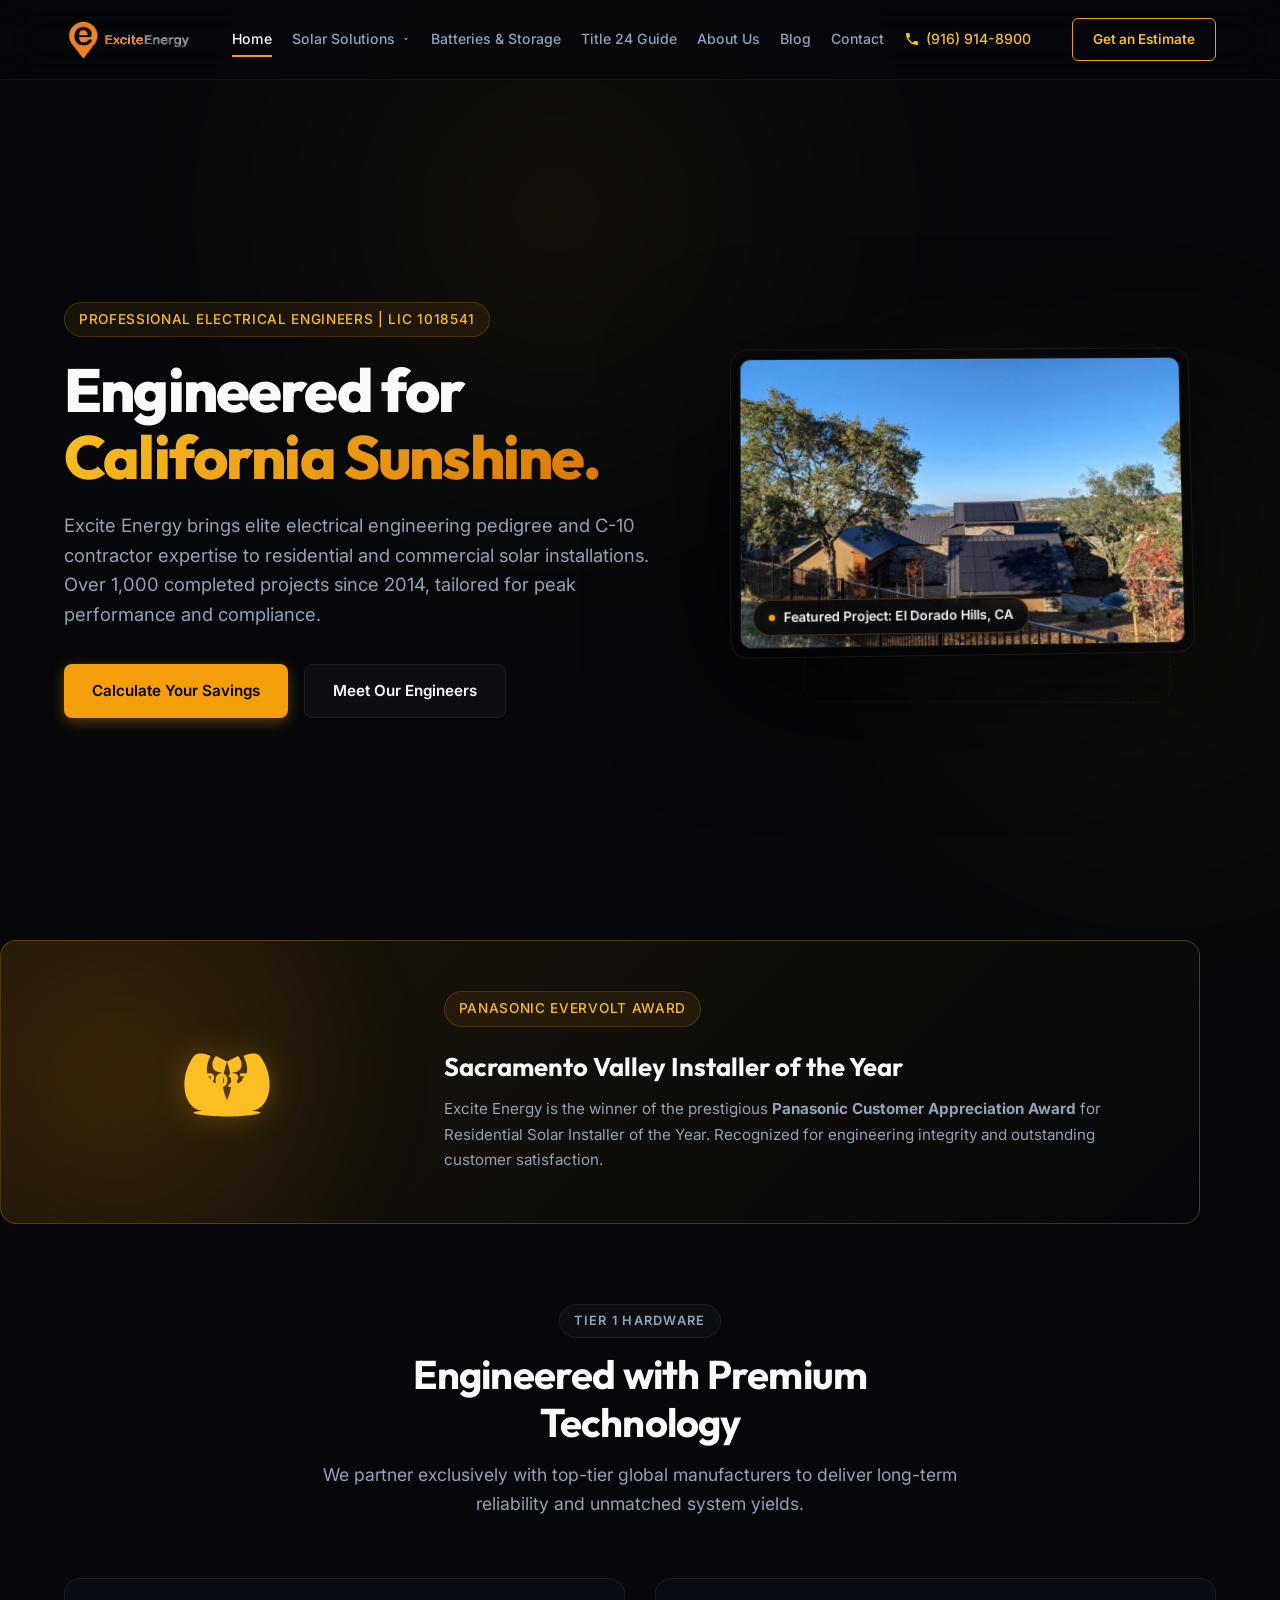
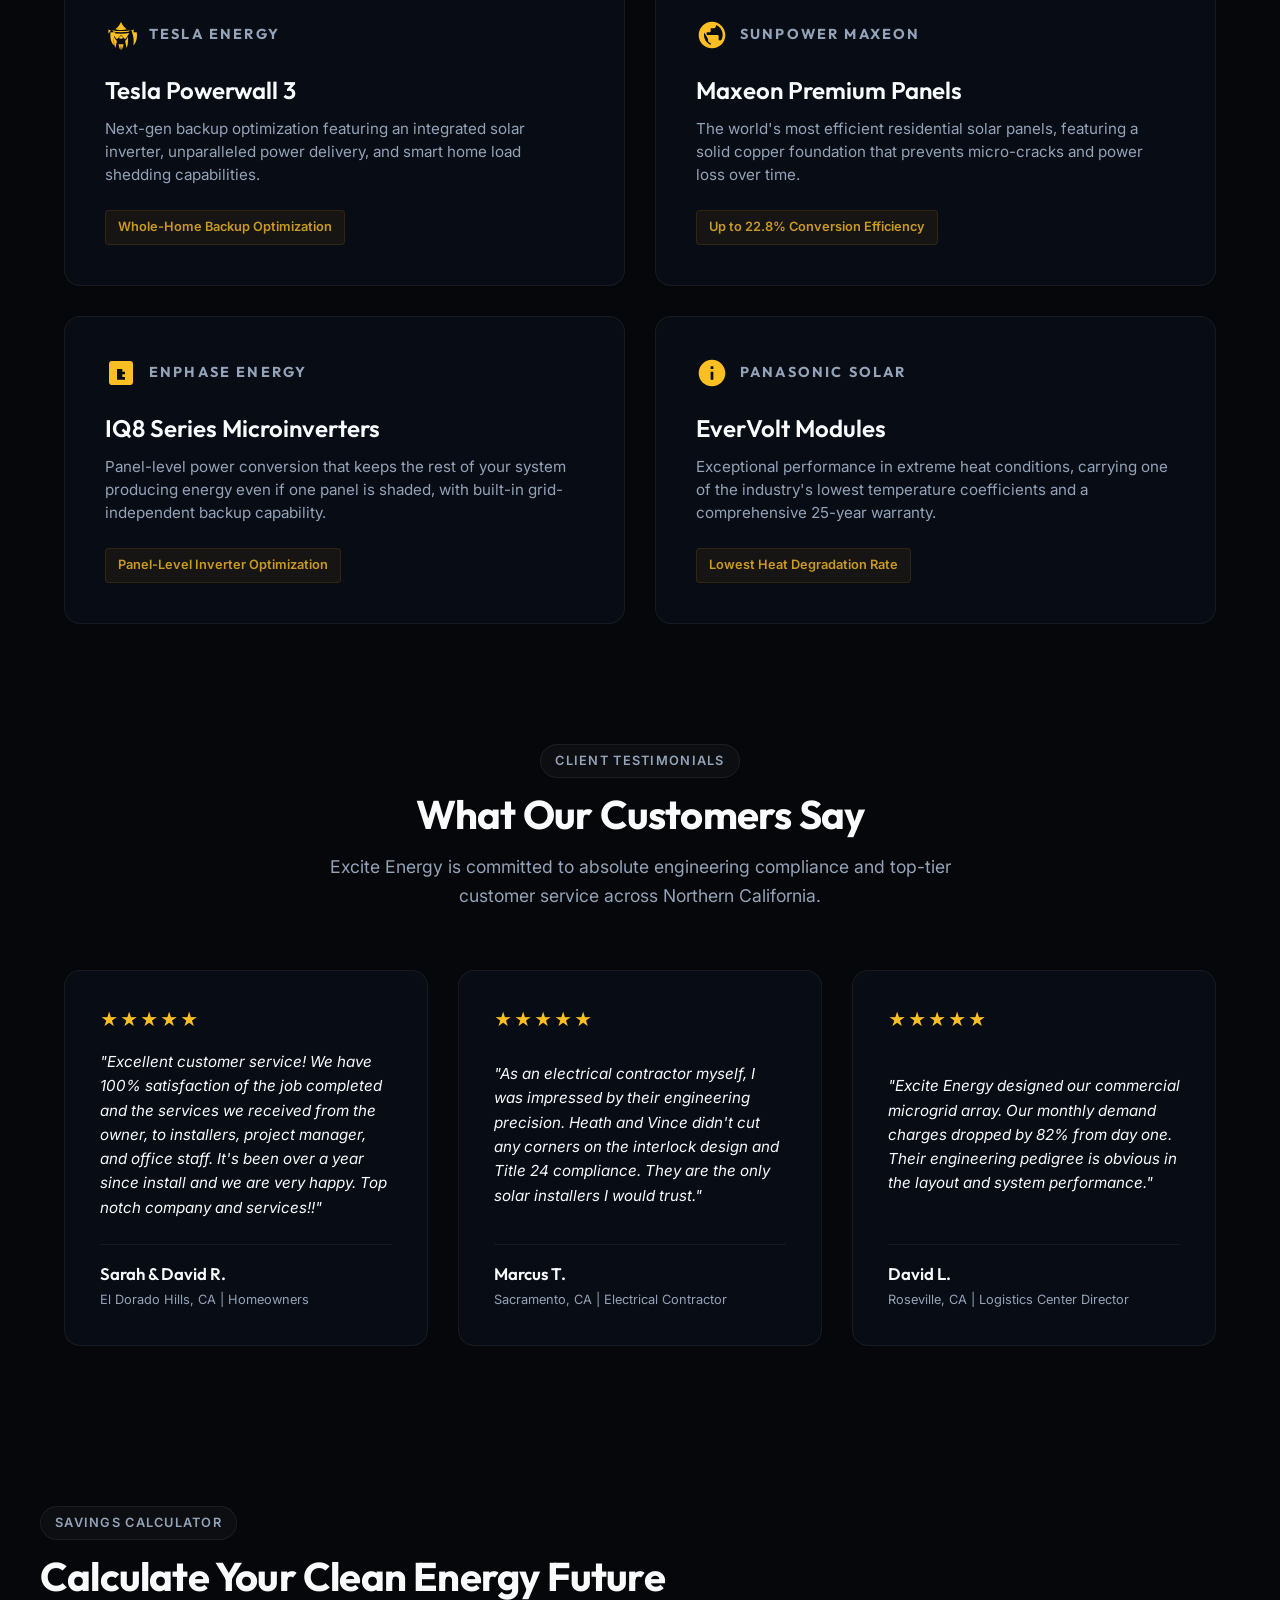
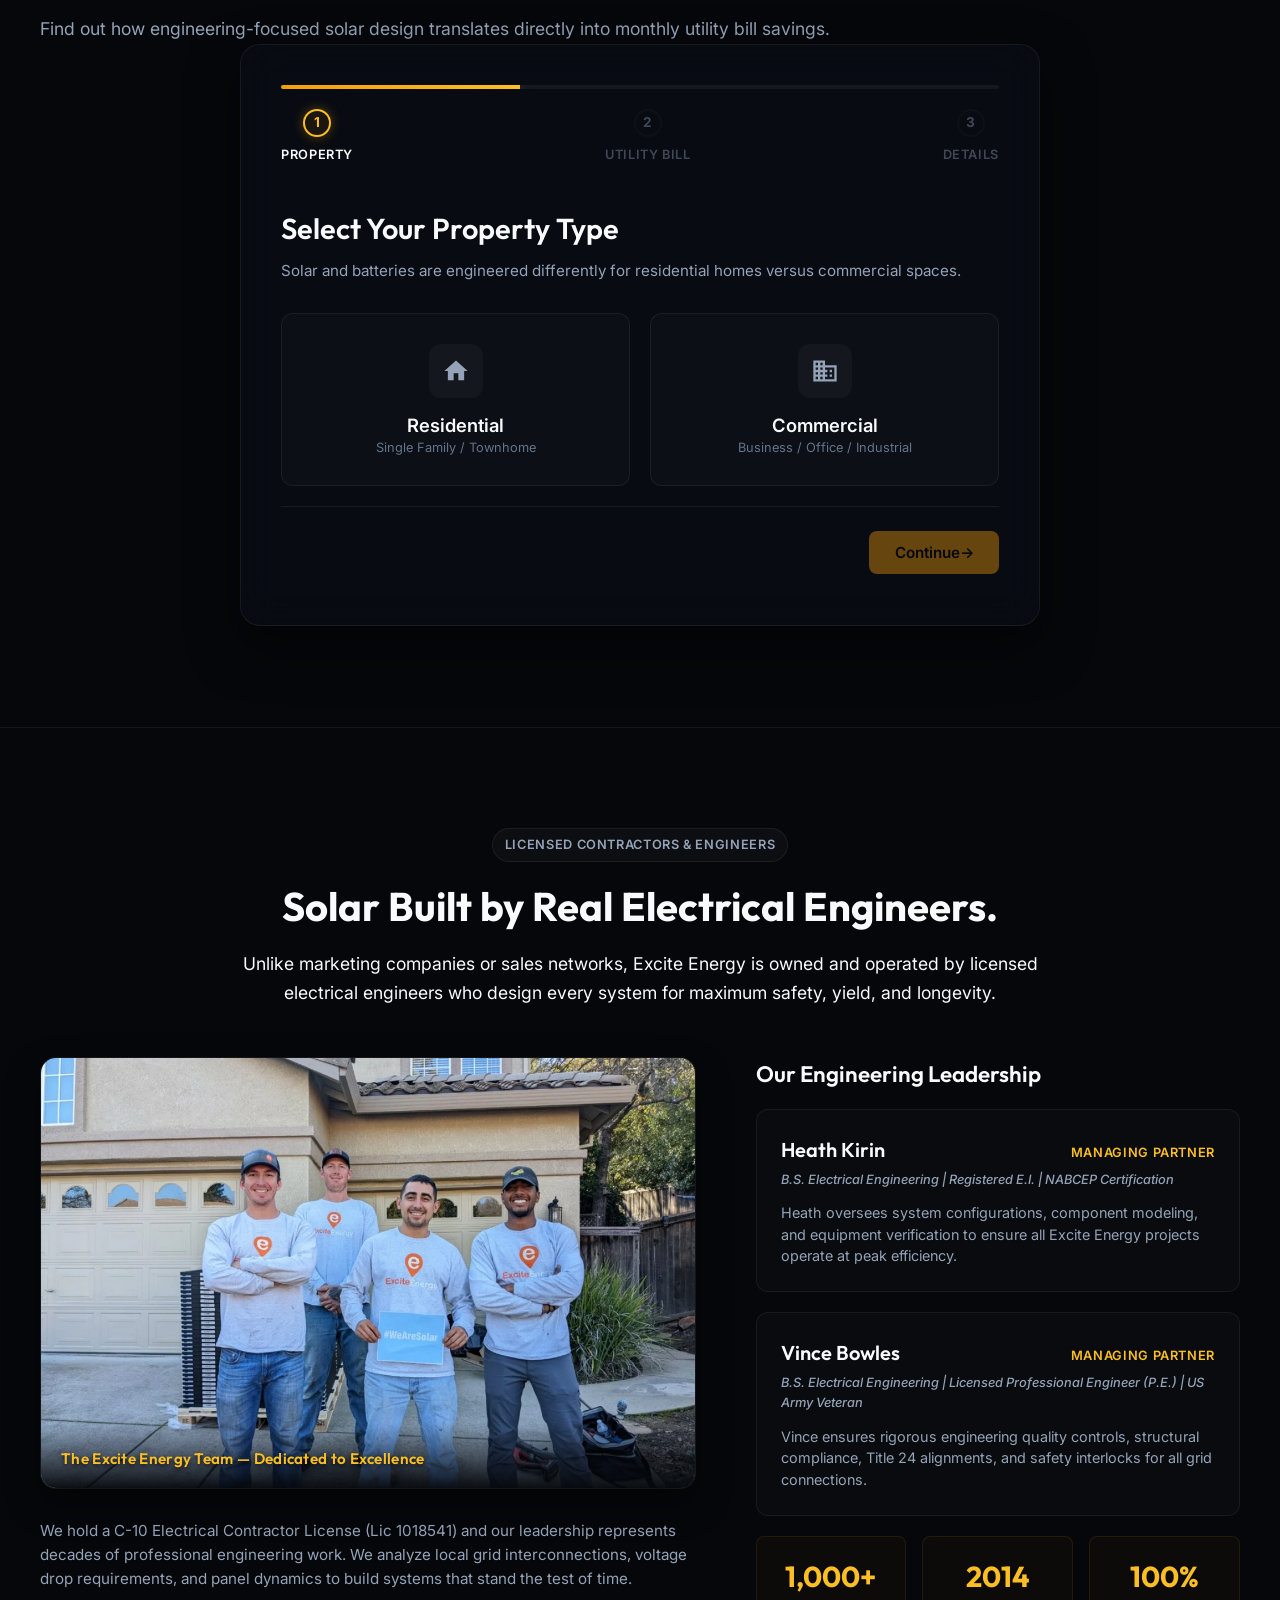
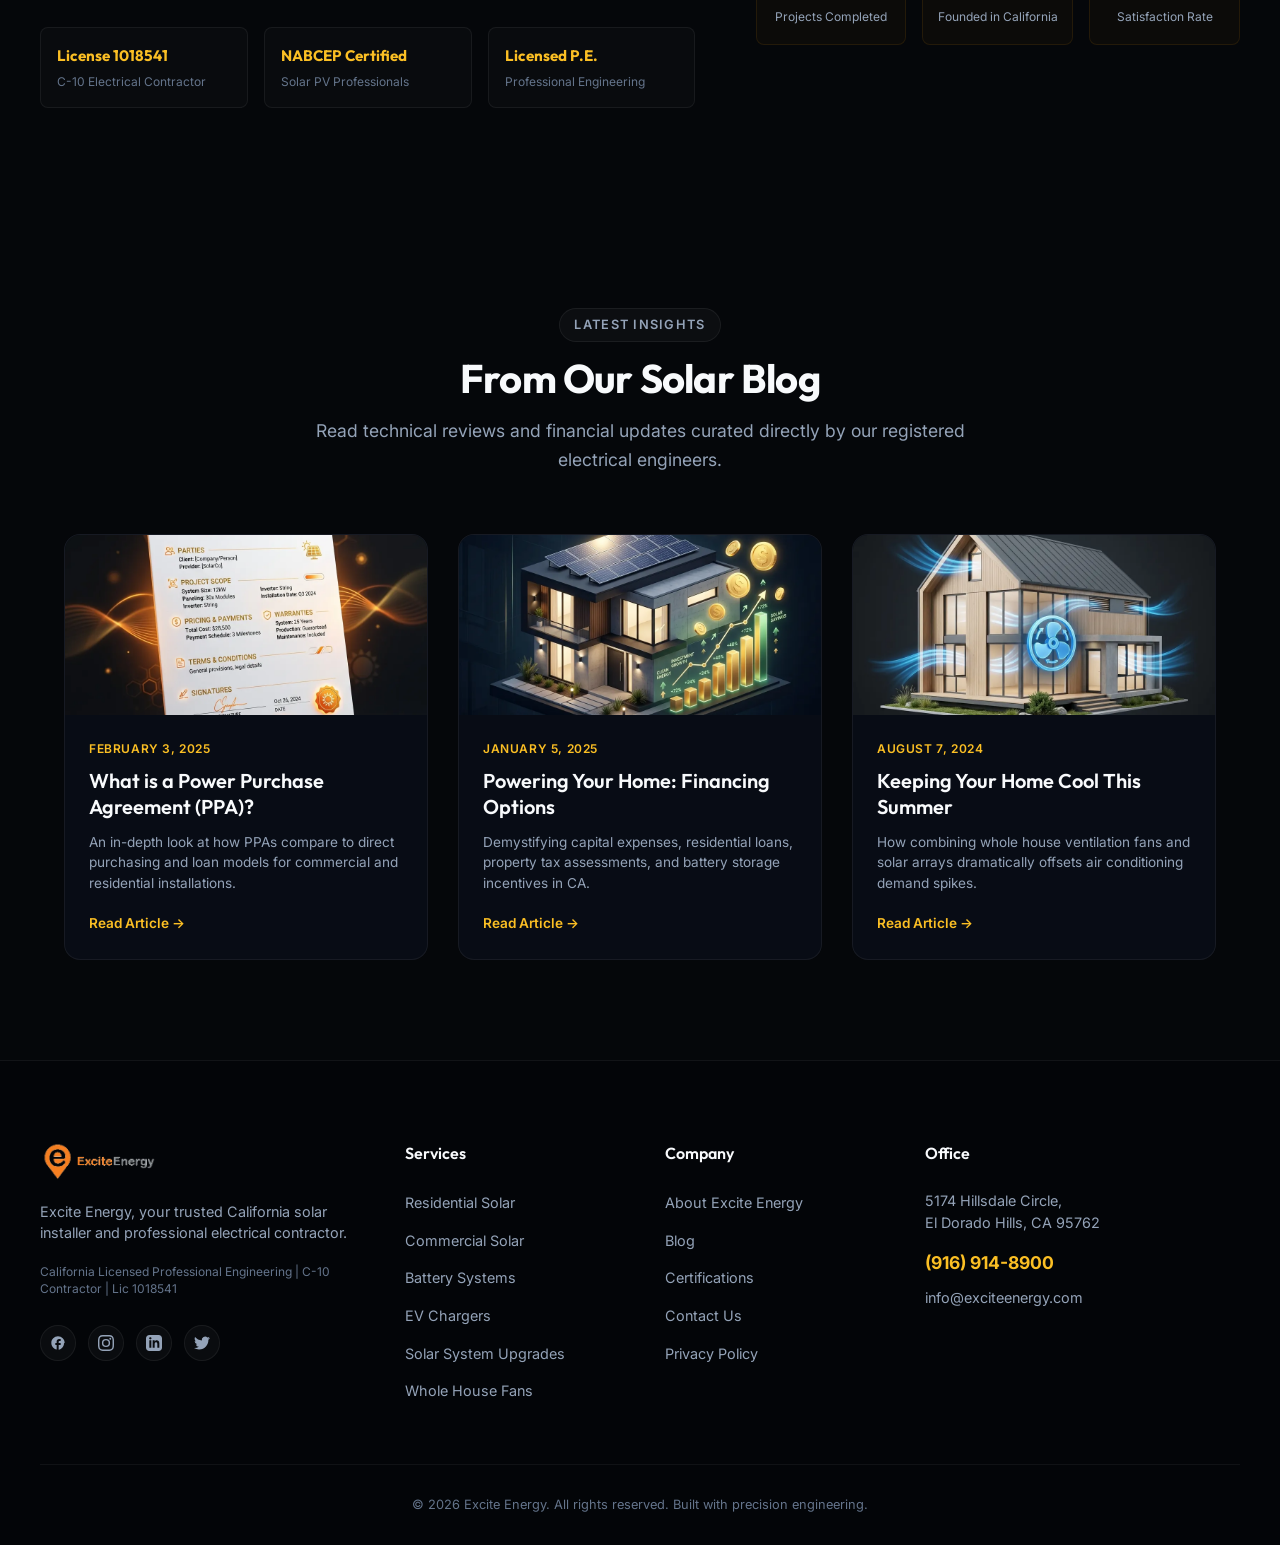
<file: index.html>
<!DOCTYPE html>
<html lang="en">
<head>
    <meta charset="UTF-8">
    <meta name="viewport" content="width=device-width, initial-scale=1.0">
    <title>Excite Energy | Engineered for California Sunshine</title>
    <meta name="description" content="Excite Energy combines professional electrical engineering pedigree and licensed contractor expertise to install premium solar and battery systems across California.">
    <!-- Google Fonts -->
    <link rel="preconnect" href="https://fonts.googleapis.com">
    <link rel="preconnect" href="https://fonts.gstatic.com" crossorigin>
    <link href="https://fonts.googleapis.com/css2?family=Inter:wght@300;400;500;600;700&family=Outfit:wght@400;500;600;700;800&display=swap" rel="stylesheet">
    <!-- Custom Style Sheet -->
    <link rel="stylesheet" href="style.css">
</head>
<body>
    <!-- Top Decorative Ambient Glows -->
    <div class="ambient-glow glow-1"></div>
    <div class="ambient-glow glow-2"></div>

    <!-- Navigation Header -->
    <header class="main-header">
        <div class="header-container">
            <a href="#" class="logo-link" id="nav-logo">
                <img src="logo.webp" alt="Excite Energy Logo" class="header-logo">
            </a>
            <nav class="nav-menu" id="nav-menu">
                <a href="index.html" class="nav-item">Home</a>
                <div class="nav-item nav-item-dropdown">
                    <span class="dropdown-toggle">
                        Solar Solutions
                        <svg class="dropdown-arrow" viewBox="0 0 24 24"><path d="M7 10l5 5 5-5z"/></svg>
                    </span>
                    <div class="dropdown-menu">
                        <a href="residential-solar.html" class="dropdown-item">Residential Solar</a>
                        <a href="commercial-solar.html" class="dropdown-item">Commercial Solar</a>
                        <a href="mounting-options.html" class="dropdown-item">Mounting Options</a>
                    </div>
                </div>
                <a href="batteries.html" class="nav-item">Batteries & Storage</a>
                <a href="title-24.html" class="nav-item">Title 24 Guide</a>
                <a href="about.html" class="nav-item">About Us</a>
                <a href="blog.html" class="nav-item">Blog</a>
                <a href="contact.html" class="nav-item">Contact</a>
                <a href="tel:+19169148900" class="nav-item tel-link">
                    <svg viewBox="0 0 24 24" class="tel-icon"><path d="M6.62 10.79c1.44 2.83 3.76 5.14 6.59 6.59l2.2-2.2c.27-.27.67-.36 1.02-.24 1.12.37 2.33.57 3.57.57.55 0 1 .45 1 1V20c0 .55-.45 1-1 1-9.39 0-17-7.61-17-17 0-.55.45-1 1-1h3.5c.55 0 1 .45 1 1 0 1.25.2 2.45.57 3.57.11.35.03.74-.25 1.02l-2.2 2.2z"/></svg>
                    (916) 914-8900
                </a>
            </nav>
            <div class="header-actions">
                <a href="get-estimate.html" class="cta-btn text-cta">Get an Estimate</a>
                <button class="mobile-toggle" id="mobile-toggle" aria-label="Toggle Menu">
                    <span class="bar"></span>
                    <span class="bar"></span>
                    <span class="bar"></span>
                </button>
            </div>
        </div>
    </header>

    <!-- Hero Section -->
    <section id="hero" class="hero-section reveal">
        <div class="hero-container">
            <div class="hero-content">
                <span class="badge">Professional Electrical Engineers | Lic 1018541</span>
                <h1 class="hero-title">Engineered for<br><span class="accent-text">California Sunshine.</span></h1>
                <p class="hero-description">
                    Excite Energy brings elite electrical engineering pedigree and C-10 contractor expertise to residential and commercial solar installations. Over 1,000 completed projects since 2014, tailored for peak performance and compliance.
                </p>
                <div class="hero-actions">
                    <a href="#funnel" class="btn btn-primary">Calculate Your Savings</a>
                    <a href="#pedigree" class="btn btn-secondary">Meet Our Engineers</a>
                </div>
            </div>
            
            <div class="hero-visual" id="hero-interactive-zone">
                <div class="hero-3d-scene">
                    <!-- Layer 1: Ambient Grid Backdrop -->
                    <div class="scene-layer layer-grid" data-depth="0.1">
                        <div class="tech-grid"></div>
                    </div>
                    <!-- Layer 2: Glowing Backdrop Accent -->
                    <div class="scene-layer layer-glow-showcase" data-depth="0.3">
                        <div class="showcase-glow"></div>
                    </div>
                    <!-- Layer 3: Premium Photo Showcase Card -->
                    <div class="scene-layer layer-showcase" data-depth="0.6">
                        <div class="showcase-card-wrapper">
                            <img src="hero_showcase.webp" alt="Excite Energy California Solar Installation" class="showcase-img">
                            <div class="glass-reflection"></div>
                            <div class="showcase-tag">
                                <span class="tag-dot"></span>
                                Featured Project: El Dorado Hills, CA
                            </div>
                        </div>
                    </div>
                </div>
            </div>
        </div>
    </section>

    <!-- Award Highlight Banner -->
    <section class="award-section-banner content-container reveal" style="margin-top: 40px; margin-bottom: 20px;">
        <div class="award-glow-bg"></div>
        <div class="award-banner-grid">
            <div class="award-laurel-badge">
                <svg class="laurel-svg" viewBox="0 0 100 100" fill="currentColor" style="width: 110px; height: 110px;">
                    <path d="M30,80 C10,80 5,50 20,30 C25,25 35,30 35,30 C30,40 30,50 40,55 C40,55 45,45 45,45 C35,45 35,35 40,30 C40,30 50,35 50,35 C45,50 45,60 50,70 L50,85 C20,85 10,80 30,80 Z M70,80 C90,80 95,50 80,30 C75,25 65,30 65,30 C70,40 70,50 60,55 C60,55 55,45 55,45 C65,45 65,35 60,30 C60,30 50,35 50,35 C55,50 55,60 50,70 L50,85 C80,85 90,80 70,80 Z"/>
                </svg>
                <div class="award-year" style="font-size: 1.2rem; top: 48%;">2023</div>
            </div>
            <div>
                <span class="badge">Panasonic Evervolt Award</span>
                <h3 class="award-title-main" style="font-size: 1.6rem; margin-bottom: 8px;">Sacramento Valley Installer of the Year</h3>
                <p class="award-details-text" style="font-size: 0.95rem;">
                    Excite Energy is the winner of the prestigious <strong>Panasonic Customer Appreciation Award</strong> for Residential Solar Installer of the Year. Recognized for engineering integrity and outstanding customer satisfaction.
                </p>
            </div>
        </div>
    </section>

    <!-- Tier 1 Supply Chain Grid -->
    <section id="partners" class="partners-section reveal" style="padding-top: 60px;">
        <div class="section-header">
            <span class="section-badge">Tier 1 Hardware</span>
            <h2 class="section-title">Engineered with Premium Technology</h2>
            <p class="section-subtitle">We partner exclusively with top-tier global manufacturers to deliver long-term reliability and unmatched system yields.</p>
        </div>

        <div class="partners-grid">
            <!-- Card 1: Tesla -->
            <div class="partner-card">
                <div class="partner-card-glow"></div>
                <div class="partner-card-inner">
                    <div class="partner-logo">
                        <svg class="brand-logo-svg" viewBox="0 0 24 24" fill="currentColor">
                            <path d="M12 2C11.39 3.56 10.15 5.56 8.35 7.15c-.24.21-.49.42-.76.62 1.34.39 2.7.53 4.41.53 1.71 0 3.07-.14 4.41-.53-.27-.2-.52-.41-.76-.62C13.85 5.56 12.61 3.56 12 2m9.47 5.86c-.57.34-1.22.62-1.92.83.67.7 1.25 1.5 1.74 2.37.14-.85.18-1.78.18-3.2m-18.94 0c0 1.42.04 2.35.18 3.2.49-.87 1.07-1.67 1.74-2.37-.7-.21-1.35-.49-1.92-.83M12 9.07c-2.4 0-4.66-.23-6.6-.66.27.43.58.84.92 1.22C8.07 9.87 10 10 12 10s3.93-.13 5.68-.37c.34-.38.65-.79.92-1.22-1.94.43-4.2.66-6.6.66m-7.79.88c-.14.73-.21 1.52-.21 2.38 0 3.32.96 5.86 2.87 7.62-.25-.97-.37-2.07-.37-3.29 0-2.39.49-4.71 1.32-6.72-.61.01-1.16-.01-1.61.01m15.58 0c-.45-.02-1-.01-1.61-.01.83 2.01 1.32 4.33 1.32 6.72 0 1.22-.12 2.32-.37 3.29 1.91-1.76 2.87-4.3 2.87-7.62 0-.86-.07-1.65-.21-2.38M12 11c-2.14 0-4.21-.18-6.03-.52.61 1.75 1.63 3.38 3.01 4.79.9-.96 1.83-2.09 3.02-3.39 1.19 1.3 2.12 2.43 3.02 3.39 1.38-1.41 2.4-3.04 3.01-4.79-1.82.34-3.89.52-6.03.52m0 1.4c-.65.73-1.22 1.34-1.7 1.84.5.39 1.07.61 1.7.61s1.2-.22 1.7-.61c-.48-.5-1.05-1.11-1.7-1.84M8.9 16.59c-.93-.97-1.65-2.07-2.13-3.26-.06.77-.08 1.6-.08 2.47 0 2.21.36 4.2 1.08 5.96.48-1.57.85-3.3 1.13-5.17M15.1 16.59c.28 1.87.65 3.6 1.13 5.17.72-1.76 1.08-3.75 1.08-5.96 0-.87-.02-1.7-.08-2.47-.48 1.19-1.2 2.29-2.13 3.26m-3.1 2.3c-.63.02-1.27.01-1.9.01.27 1.57.72 3.06 1.35 4.41C11.75 21.6 12 19.98 12 18.89m0 0c0 1.09.25 2.71.55 4.42.63-1.35 1.08-2.84 1.35-4.41-.63 0-1.27.01-1.9-.01z"/>
                        </svg>
                        <span class="brand-name">TESLA ENERGY</span>
                    </div>
                    <h3 class="partner-title">Tesla Powerwall 3</h3>
                    <p class="partner-text">Next-gen backup optimization featuring an integrated solar inverter, unparalleled power delivery, and smart home load shedding capabilities.</p>
                    <div class="tech-spec-badge">Whole-Home Backup Optimization</div>
                </div>
            </div>

            <!-- Card 2: SunPower -->
            <div class="partner-card">
                <div class="partner-card-glow"></div>
                <div class="partner-card-inner">
                    <div class="partner-logo">
                        <svg class="brand-logo-svg" viewBox="0 0 24 24" fill="currentColor">
                            <path d="M12 2C6.48 2 2 6.48 2 12s4.48 10 10 10 10-4.48 10-10S17.52 2 12 2zm1 17.93c-3.95-.49-7-3.85-7-7.93 0-.62.08-1.21.21-1.79L9 15v1c0 1.1.9 2 2 2v1.93zm6.9-2.54c-.26-.81-1-1.39-1.9-1.39h-1v-3c0-.55-.45-1-1-1H8v-2h2c.55 0 1-.45 1-1V7h2c1.1 0 2-.9 2-2v-.41c2.93 1.19 5 4.06 5 7.41 0 1.62-.51 3.12-1.38 4.39z"/>
                        </svg>
                        <span class="brand-name">SUNPOWER MAXEON</span>
                    </div>
                    <h3 class="partner-title">Maxeon Premium Panels</h3>
                    <p class="partner-text">The world's most efficient residential solar panels, featuring a solid copper foundation that prevents micro-cracks and power loss over time.</p>
                    <div class="tech-spec-badge">Up to 22.8% Conversion Efficiency</div>
                </div>
            </div>

            <!-- Card 3: Enphase -->
            <div class="partner-card">
                <div class="partner-card-glow"></div>
                <div class="partner-card-inner">
                    <div class="partner-logo">
                        <svg class="brand-logo-svg" viewBox="0 0 24 24" fill="currentColor">
                            <path d="M19 3H5c-1.1 0-2 .9-2 2v14c0 1.1.9 2 2 2h14c1.1 0 2-.9 2-2V5c0-1.1-.9-2-2-2zm-4 6h-2v2h2v2h-2v2h2v2h-6v-8h6v2z"/>
                        </svg>
                        <span class="brand-name">ENPHASE ENERGY</span>
                    </div>
                    <h3 class="partner-title">IQ8 Series Microinverters</h3>
                    <p class="partner-text">Panel-level power conversion that keeps the rest of your system producing energy even if one panel is shaded, with built-in grid-independent backup capability.</p>
                    <div class="tech-spec-badge">Panel-Level Inverter Optimization</div>
                </div>
            </div>

            <!-- Card 4: Panasonic -->
            <div class="partner-card">
                <div class="partner-card-glow"></div>
                <div class="partner-card-inner">
                    <div class="partner-logo">
                        <svg class="brand-logo-svg" viewBox="0 0 24 24" fill="currentColor">
                            <path d="M12 2C6.48 2 2 6.48 2 12s4.48 10 10 10 10-4.48 10-10S17.52 2 12 2zm1 15h-2v-6h2v6zm0-8h-2V7h2v2z"/>
                        </svg>
                        <span class="brand-name">PANASONIC SOLAR</span>
                    </div>
                    <h3 class="partner-title">EverVolt Modules</h3>
                    <p class="partner-text">Exceptional performance in extreme heat conditions, carrying one of the industry's lowest temperature coefficients and a comprehensive 25-year warranty.</p>
                    <div class="tech-spec-badge">Lowest Heat Degradation Rate</div>
                </div>
            </div>
        </div>
    </section>

    <!-- Quotes / Testimonials Section -->
    <section id="quotes" class="quotes-section reveal">
        <div class="section-header">
            <span class="section-badge">Client Testimonials</span>
            <h2 class="section-title">What Our Customers Say</h2>
            <p class="section-subtitle">Excite Energy is committed to absolute engineering compliance and top-tier customer service across Northern California.</p>
        </div>

        <div class="quotes-grid">
            <!-- Review 1 -->
            <div class="quote-card">
                <div class="quote-stars">★★★★★</div>
                <p class="quote-text">"Excellent customer service! We have 100% satisfaction of the job completed and the services we received from the owner, to installers, project manager, and office staff. It's been over a year since install and we are very happy. Top notch company and services!!"</p>
                <div class="quote-author">
                    <div class="author-name">Sarah & David R.</div>
                    <div class="author-location">El Dorado Hills, CA | Homeowners</div>
                </div>
            </div>

            <!-- Review 2 -->
            <div class="quote-card">
                <div class="quote-stars">★★★★★</div>
                <p class="quote-text">"As an electrical contractor myself, I was impressed by their engineering precision. Heath and Vince didn't cut any corners on the interlock design and Title 24 compliance. They are the only solar installers I would trust."</p>
                <div class="quote-author">
                    <div class="author-name">Marcus T.</div>
                    <div class="author-location">Sacramento, CA | Electrical Contractor</div>
                </div>
            </div>

            <!-- Review 3 -->
            <div class="quote-card">
                <div class="quote-stars">★★★★★</div>
                <p class="quote-text">"Excite Energy designed our commercial microgrid array. Our monthly demand charges dropped by 82% from day one. Their engineering pedigree is obvious in the layout and system performance."</p>
                <div class="quote-author">
                    <div class="author-name">David L.</div>
                    <div class="author-location">Roseville, CA | Logistics Center Director</div>
                </div>
            </div>
        </div>
    </section>

    <!-- Interactive Lead Funnel -->
    <section id="funnel" class="funnel-section reveal">
        <div class="funnel-container">
            <div class="funnel-header">
                <span class="section-badge">Savings Calculator</span>
                <h2 class="section-title">Calculate Your Clean Energy Future</h2>
                <p class="section-subtitle">Find out how engineering-focused solar design translates directly into monthly utility bill savings.</p>
            </div>

            <!-- Glassmorphic Funnel Box -->
            <div class="funnel-card">
                <!-- Funnel Progress Area -->
                <div class="funnel-progress-container">
                    <div class="progress-bar-bg">
                        <div class="progress-bar-fill" id="progress-bar"></div>
                    </div>
                    <div class="progress-steps">
                        <div class="step-indicator active" data-step="1">
                            <div class="indicator-dot">1</div>
                            <span class="indicator-label">Property</span>
                        </div>
                        <div class="step-indicator" data-step="2">
                            <div class="indicator-dot">2</div>
                            <span class="indicator-label">Utility Bill</span>
                        </div>
                        <div class="step-indicator" data-step="3">
                            <div class="indicator-dot">3</div>
                            <span class="indicator-label">Details</span>
                        </div>
                    </div>
                </div>

                <!-- Funnel Form -->
                <form id="lead-form" class="funnel-form" novalidate>
                    
                    <!-- STEP 1: Property Type -->
                    <div class="funnel-step active" id="step-1" data-step="1">
                        <h3 class="step-title">Select Your Property Type</h3>
                        <p class="step-desc">Solar and batteries are engineered differently for residential homes versus commercial spaces.</p>
                        
                        <div class="property-options">
                            <button type="button" class="property-btn" data-value="Residential">
                                <div class="btn-icon">
                                    <svg viewBox="0 0 24 24"><path fill="currentColor" d="M10 20v-6h4v6h5v-8h3L12 3 2 12h3v8z"/></svg>
                                </div>
                                <span class="btn-label">Residential</span>
                                <span class="btn-subtext">Single Family / Townhome</span>
                            </button>
                            
                            <button type="button" class="property-btn" data-value="Commercial">
                                <div class="btn-icon">
                                    <svg viewBox="0 0 24 24"><path fill="currentColor" d="M12 7V3H2v18h20V7H12zM6 19H4v-2h2v2zm0-4H4v-2h2v2zm0-4H4V9h2v2zm0-4H4V5h2v2zm4 12H8v-2h2v2zm0-4H8v-2h2v2zm0-4H8V9h2v2zm0-4H8V5h2v2zm10 12h-8v-2h2v-2h-2v-2h2v-2h-2V9h8v10zm-2-8h-2v2h2v-2zm0 4h-2v2h2v-2z"/></svg>
                                </div>
                                <span class="btn-label">Commercial</span>
                                <span class="btn-subtext">Business / Office / Industrial</span>
                            </button>
                        </div>
                        
                        <input type="hidden" name="property_type" id="property-type-input" value="">
                        <span class="error-msg" id="property-error">Please select a property type to proceed.</span>

                        <div class="step-navigation">
                            <div></div> <!-- Spacer -->
                            <button type="button" class="btn btn-primary next-step-btn" disabled>Continue <span class="arrow">&rarr;</span></button>
                        </div>
                    </div>

                    <!-- STEP 2: Utility Bill Sliding Scale -->
                    <div class="funnel-step" id="step-2" data-step="2">
                        <h3 class="step-title">Average Monthly Utility Bill</h3>
                        <p class="step-desc">Drag the slider to select your current average monthly electricity costs.</p>
                        
                        <div class="slider-container">
                            <div class="bill-display">
                                <span class="currency">$</span>
                                <span class="bill-value" id="bill-val">350</span>
                            </div>
                            
                            <input type="range" class="bill-slider" id="bill-slider" min="50" max="1000" step="25" value="350" aria-label="Monthly utility bill slider">
                            
                            <div class="slider-labels">
                                <span>$50</span>
                                <span>$500</span>
                                <span>$1,000+</span>
                            </div>
                        </div>

                        <!-- Real-time savings projections calculated from slider -->
                        <div class="savings-cards">
                            <div class="savings-card">
                                <span class="card-glow-bg"></span>
                                <span class="savings-label">Estimated Monthly Savings</span>
                                <span class="savings-amount" id="savings-monthly">$0</span>
                                <span class="savings-subtext">Offsetting ~90% utility bills</span>
                            </div>
                            <div class="savings-card highlight-card">
                                <span class="card-glow-bg"></span>
                                <span class="savings-label">Estimated 25-Year Savings</span>
                                <span class="savings-amount" id="savings-yearly">$0</span>
                                <span class="savings-subtext">Factoring in CA utility price inflation</span>
                            </div>
                        </div>

                        <div class="step-navigation">
                            <button type="button" class="btn btn-secondary prev-step-btn">&larr; Back</button>
                            <button type="button" class="btn btn-primary next-step-btn">Continue &rarr;</button>
                        </div>
                    </div>

                    <!-- STEP 3: Contact Details -->
                    <div class="funnel-step" id="step-3" data-step="3">
                        <h3 class="step-title">Review & Generate Your Proposal</h3>
                        <p class="step-desc">Provide your contact details so our registered engineers can run a satellite design review for your roof.</p>
                        
                        <div class="form-grid">
                            <div class="form-group">
                                <label for="form-name">Full Name</label>
                                <input type="text" id="form-name" placeholder="John Doe" required>
                                <span class="input-error">Name is required.</span>
                            </div>
                            
                            <div class="form-group">
                                <label for="form-email">Email Address</label>
                                <input type="email" id="form-email" placeholder="john@example.com" required>
                                <span class="input-error">Please enter a valid email address.</span>
                            </div>
                            
                            <div class="form-group">
                                <label for="form-phone">Phone Number</label>
                                <input type="tel" id="form-phone" placeholder="(916) 555-0199" required>
                                <span class="input-error">Please enter a valid phone number.</span>
                            </div>
                            
                            <div class="form-group">
                                <label for="form-address">Installation Address</label>
                                <input type="text" id="form-address" placeholder="El Dorado Hills, CA" required>
                                <span class="input-error">Address is required.</span>
                            </div>
                        </div>
                        
                        <div class="form-checkbox">
                            <input type="checkbox" id="form-agreement" required>
                            <label for="form-agreement">I consent to Excite Energy contacting me about solar, battery storage, and energy options. Read our <a href="https://www.exciteenergy.com/privacy-policy" target="_blank" rel="noopener">Privacy Policy</a>.</label>
                            <span class="input-error">You must accept the privacy policy.</span>
                        </div>

                        <div class="step-navigation">
                            <button type="button" class="btn btn-secondary prev-step-btn">&larr; Back</button>
                            <button type="submit" class="btn btn-primary submit-btn" id="submit-btn">
                                <span>Get Free Solar Estimate</span>
                                <div class="btn-loader"></div>
                            </button>
                        </div>
                    </div>

                    <!-- SUCCESS STATE -->
                    <div class="funnel-step success-state" id="step-success">
                        <div class="success-icon-wrapper">
                            <svg viewBox="0 0 24 24" class="success-svg"><path fill="none" stroke="currentColor" stroke-width="2" stroke-linecap="round" stroke-linejoin="round" d="M22 11.08V12a10 10 0 1 1-5.93-9.14M22 4L12 14.01l-3-3"/></svg>
                        </div>
                        <h3 class="step-title">Estimate Request Submitted!</h3>
                        <p class="step-desc">
                            Thank you, <strong id="success-username">John</strong>. Our engineering leads, Heath Kirin and Vince Bowles, will perform a satellite engineering assessment on <strong id="success-address">your property</strong>.
                        </p>
                        <div class="success-details">
                            <div class="detail-item">
                                <span class="detail-label">Project Type:</span>
                                <span class="detail-val" id="success-prop-type">Residential</span>
                            </div>
                            <div class="detail-item">
                                <span class="detail-label">Monthly Bill:</span>
                                <span class="detail-val" id="success-bill">$350</span>
                            </div>
                            <div class="detail-item">
                                <span class="detail-label">Estimated Savings:</span>
                                <span class="detail-val text-neon" id="success-savings">$65,000+</span>
                            </div>
                        </div>
                        <p class="success-cta-text">One of our electrical engineering reps will call you at <strong id="success-phone">(916) 555-0199</strong> shortly.</p>
                        <button type="button" class="btn btn-secondary reset-btn" id="reset-funnel-btn">Start Over</button>
                    </div>

                </form>
            </div>
        </div>
    </section>

    <!-- Engineering Pedigree Section -->
    <section id="pedigree" class="pedigree-section reveal">
        <div class="pedigree-intro">
            <div class="pedigree-badge">Licensed Contractors & Engineers</div>
            <h2 class="pedigree-title">Solar Built by Real Electrical Engineers.</h2>
            <p class="pedigree-lead">Unlike marketing companies or sales networks, Excite Energy is owned and operated by licensed electrical engineers who design every system for maximum safety, yield, and longevity.</p>
        </div>
        
        <div class="pedigree-grid">
            <div class="pedigree-left">
                <!-- Team Image Card -->
                <div class="team-photo-card">
                    <img src="we_are_solar.webp" alt="Excite Energy Team - We Are Solar" class="team-photo-img">
                    <div class="team-photo-overlay">
                        <span class="team-photo-caption">The Excite Energy Team — Dedicated to Excellence</span>
                    </div>
                </div>
                
                <p class="pedigree-body">We hold a C-10 Electrical Contractor License (Lic 1018541) and our leadership represents decades of professional engineering work. We analyze local grid interconnections, voltage drop requirements, and panel dynamics to build systems that stand the test of time.</p>
                
                <div class="credentials-badges">
                    <div class="cred-badge">
                        <span class="cred-title">License 1018541</span>
                        <span class="cred-desc">C-10 Electrical Contractor</span>
                    </div>
                    <div class="cred-badge">
                        <span class="cred-title">NABCEP Certified</span>
                        <span class="cred-desc">Solar PV Professionals</span>
                    </div>
                    <div class="cred-badge">
                        <span class="cred-title">Licensed P.E.</span>
                        <span class="cred-desc">Professional Engineering</span>
                    </div>
                </div>
            </div>

            <div class="pedigree-right">
                <h3 class="team-heading">Our Engineering Leadership</h3>
                
                <div class="team-member-card">
                    <div class="member-info">
                        <div class="member-header">
                            <h4 class="member-name">Heath Kirin</h4>
                            <span class="member-role">Managing Partner</span>
                        </div>
                        <p class="member-credentials">B.S. Electrical Engineering | Registered E.I. | NABCEP Certification</p>
                        <p class="member-bio">Heath oversees system configurations, component modeling, and equipment verification to ensure all Excite Energy projects operate at peak efficiency.</p>
                    </div>
                </div>

                <div class="team-member-card">
                    <div class="member-info">
                        <div class="member-header">
                            <h4 class="member-name">Vince Bowles</h4>
                            <span class="member-role">Managing Partner</span>
                        </div>
                        <p class="member-credentials">B.S. Electrical Engineering | Licensed Professional Engineer (P.E.) | US Army Veteran</p>
                        <p class="member-bio">Vince ensures rigorous engineering quality controls, structural compliance, Title 24 alignments, and safety interlocks for all grid connections.</p>
                    </div>
                </div>

                <div class="engineering-stats">
                    <div class="stat-box">
                        <span class="stat-number">1,000+</span>
                        <span class="stat-label">Projects Completed</span>
                    </div>
                    <div class="stat-box">
                        <span class="stat-number">2014</span>
                        <span class="stat-label">Founded in California</span>
                    </div>
                    <div class="stat-box">
                        <span class="stat-number">100%</span>
                        <span class="stat-label">Satisfaction Rate</span>
                    </div>
                </div>
            </div>
        </div>
    </section>

    <!-- From Our Blog Section -->
    <section id="blog" class="blog-section reveal">
        <div class="section-header">
            <span class="section-badge">Latest Insights</span>
            <h2 class="section-title">From Our Solar Blog</h2>
            <p class="section-subtitle">Read technical reviews and financial updates curated directly by our registered electrical engineers.</p>
        </div>

        <div class="blog-grid">
            <!-- Blog Card 1 -->
            <div class="blog-card">
                <div class="blog-image-wrapper">
                    <img src="blog_ppa.webp" alt="Power Purchase Agreements" class="blog-img">
                </div>
                <div class="blog-content">
                    <span class="blog-date">February 3, 2025</span>
                    <h3 class="blog-card-title">What is a Power Purchase Agreement (PPA)?</h3>
                    <p class="blog-summary">An in-depth look at how PPAs compare to direct purchasing and loan models for commercial and residential installations.</p>
                    <a href="blog_ppa.html" class="blog-read-more">Read Article &rarr;</a>
                </div>
            </div>

            <!-- Blog Card 2 -->
            <div class="blog-card">
                <div class="blog-image-wrapper">
                    <img src="blog_finance.webp" alt="Solar Financing Options" class="blog-img">
                </div>
                <div class="blog-content">
                    <span class="blog-date">January 5, 2025</span>
                    <h3 class="blog-card-title">Powering Your Home: Financing Options</h3>
                    <p class="blog-summary">Demystifying capital expenses, residential loans, property tax assessments, and battery storage incentives in CA.</p>
                    <a href="blog_finance.html" class="blog-read-more">Read Article &rarr;</a>
                </div>
            </div>

            <!-- Blog Card 3 -->
            <div class="blog-card">
                <div class="blog-image-wrapper">
                    <img src="blog_cooling.webp" alt="Keeping Home Cool in Summer" class="blog-img">
                </div>
                <div class="blog-content">
                    <span class="blog-date">August 7, 2024</span>
                    <h3 class="blog-card-title">Keeping Your Home Cool This Summer</h3>
                    <p class="blog-summary">How combining whole house ventilation fans and solar arrays dramatically offsets air conditioning demand spikes.</p>
                    <a href="blog_cooling.html" class="blog-read-more">Read Article &rarr;</a>
                </div>
            </div>
        </div>
    </section>

    <!-- Footer -->
    <footer class="main-footer">
        <div class="footer-top">
            <div class="footer-logo-col">
                <img src="logo.webp" alt="Excite Energy Logo" class="footer-logo">
                <p class="footer-tagline">Excite Energy, your trusted California solar installer and professional electrical contractor.</p>
                <p class="license-info">California Licensed Professional Engineering | C-10 Contractor | Lic 1018541</p>
                
                <!-- Social Links Grid (Opens in new tab) -->
                <div class="social-links">
                    <!-- Facebook -->
                    <a href="https://www.facebook.com/exciteenergy/" target="_blank" rel="noopener" class="social-icon" aria-label="Facebook">
                        <svg viewBox="0 0 24 24" fill="currentColor"><path d="M22 12c0-5.52-4.48-10-10-10S2 6.48 2 12c0 4.84 3.44 8.87 8 9.8V15H8v-3h2V9.5C10 7.57 11.57 6 13.5 6H16v3h-2c-.55 0-1 .45-1 1v2h3v3h-3v6.95c4.56-.93 8-4.96 8-9.75z"/></svg>
                    </a>
                    <!-- Instagram -->
                    <a href="https://www.instagram.com/exciteenergy/" target="_blank" rel="noopener" class="social-icon" aria-label="Instagram">
                        <svg viewBox="0 0 24 24" fill="currentColor"><path d="M12 2.163c3.204 0 3.584.012 4.85.07 3.252.148 4.771 1.691 4.919 4.919.058 1.265.069 1.645.069 4.849 0 3.205-.012 3.584-.069 4.849-.149 3.225-1.664 4.771-4.919 4.919-1.266.058-1.644.07-4.85.07-3.204 0-3.584-.012-4.849-.07-3.26-.149-4.771-1.699-4.919-4.92-.058-1.265-.07-1.644-.07-4.849 0-3.204.013-3.583.07-4.849.149-3.227 1.664-4.771 4.919-4.919 1.266-.057 1.645-.069 4.849-.069zM12 0C8.741 0 8.333.014 7.053.072 2.695.272.273 2.69.073 7.051.014 8.333 0 8.741 0 12c0 3.259.014 3.668.072 4.948.2 4.358 2.618 6.78 6.98 6.98 1.281.058 1.689.072 4.948.072 3.259 0 3.668-.014 4.948-.072 4.354-.2 6.782-2.618 6.979-6.98.059-1.28.073-1.689.073-4.948 0-3.259-.014-3.667-.072-4.947-.196-4.354-2.617-6.78-6.979-6.98C15.668.014 15.259 0 12 0zm0 5.838a6.162 6.162 0 1 0 0 12.324 6.162 6.162 0 0 0 0-12.324zM12 16a4 4 0 1 1 0-8 4 4 0 0 1 0 8zm6.406-11.845a1.44 1.44 0 1 0 0 2.881 1.44 1.44 0 0 0 0-2.881z"/></svg>
                    </a>
                    <!-- LinkedIn -->
                    <a href="https://www.linkedin.com/company/excite-energy/" target="_blank" rel="noopener" class="social-icon" aria-label="LinkedIn">
                        <svg viewBox="0 0 24 24" fill="currentColor"><path d="M19 0h-14c-2.761 0-5 2.239-5 5v14c0 2.761 2.239 5 5 5h14c2.762 0 5-2.239 5-5v-14c0-2.761-2.238-5-5-5zm-11 19h-3v-11h3v11zm-1.5-12.268c-.966 0-1.75-.779-1.75-1.75s.784-1.75 1.75-1.75 1.75.779 1.75 1.75-.784 1.75-1.75 1.75zm13.5 12.268h-3v-5.604c0-3.368-4-3.113-4 0v5.604h-3v-11h3v1.765c1.396-2.586 7-2.777 7 2.476v6.759z"/></svg>
                    </a>
                    <!-- Twitter -->
                    <a href="https://twitter.com/exciteenergy" target="_blank" rel="noopener" class="social-icon" aria-label="Twitter">
                        <svg viewBox="0 0 24 24" fill="currentColor"><path d="M23.953 4.57a10 10 0 01-2.825.775 4.958 4.958 0 002.163-2.723c-.951.555-2.005.959-3.127 1.184a4.92 4.92 0 00-8.384 4.482C7.69 8.095 4.067 6.13 1.64 3.162a4.822 4.822 0 00-.666 2.475c0 1.71.87 3.213 2.188 4.096a4.904 4.904 0 01-2.228-.616v.06a4.923 4.923 0 003.946 4.827 4.996 4.996 0 01-2.212.085 4.936 4.936 0 004.604 3.417 9.867 9.867 0 01-6.102 2.105c-.39 0-.779-.023-1.17-.067a13.995 13.995 0 007.557 2.209c9.053 0 13.998-7.496 13.998-13.985 0-.21 0-.42-.015-.63A9.935 9.935 0 0024 4.59z"/></svg>
                    </a>
                </div>
            </div>
            
            <div class="footer-links-col">
                <h5 class="footer-heading">Services</h5>
                <ul class="footer-links">
                    <li><a href="residential-solar.html">Residential Solar</a></li>
                    <li><a href="commercial-solar.html">Commercial Solar</a></li>
                    <li><a href="batteries.html">Battery Systems</a></li>
                    <li><a href="residential-solar.html#ev-chargers">EV Chargers</a></li>
                    <li><a href="residential-solar.html#upgrades">Solar System Upgrades</a></li>
                    <li><a href="residential-solar.html#house-fans">Whole House Fans</a></li>
                </ul>
            </div>

            <div class="footer-links-col">
                <h5 class="footer-heading">Company</h5>
                <ul class="footer-links">
                    <li><a href="about.html">About Excite Energy</a></li>
                    <li><a href="blog.html">Blog</a></li>
                    <li><a href="certifications.html">Certifications</a></li>
                    <li><a href="contact.html">Contact Us</a></li>
                    <li><a href="https://www.exciteenergy.com/privacy-policy" target="_blank" rel="noopener">Privacy Policy</a></li>
                </ul>
            </div>

            <div class="footer-contact-col">
                <h5 class="footer-heading">Office</h5>
                <p class="office-address">
                    <a href="https://maps.google.com/?q=5174+Hillsdale+Circle,+El+Dorado+Hills,+CA+95762" target="_blank" rel="noopener" class="map-link">
                        5174 Hillsdale Circle,<br>
                        El Dorado Hills, CA 95762
                    </a>
                </p>
                <a href="tel:+19169148900" class="footer-phone">(916) 914-8900</a>
                <a href="mailto:info@exciteenergy.com" class="footer-email">info@exciteenergy.com</a>
            </div>
        </div>
        
        <div class="footer-bottom">
            <p class="copy-text">&copy; 2026 Excite Energy. All rights reserved. Built with precision engineering.</p>
        </div>
    </footer>

    <!-- Custom Script -->
    <script src="app.js"></script>
</body>
</html>
</file>
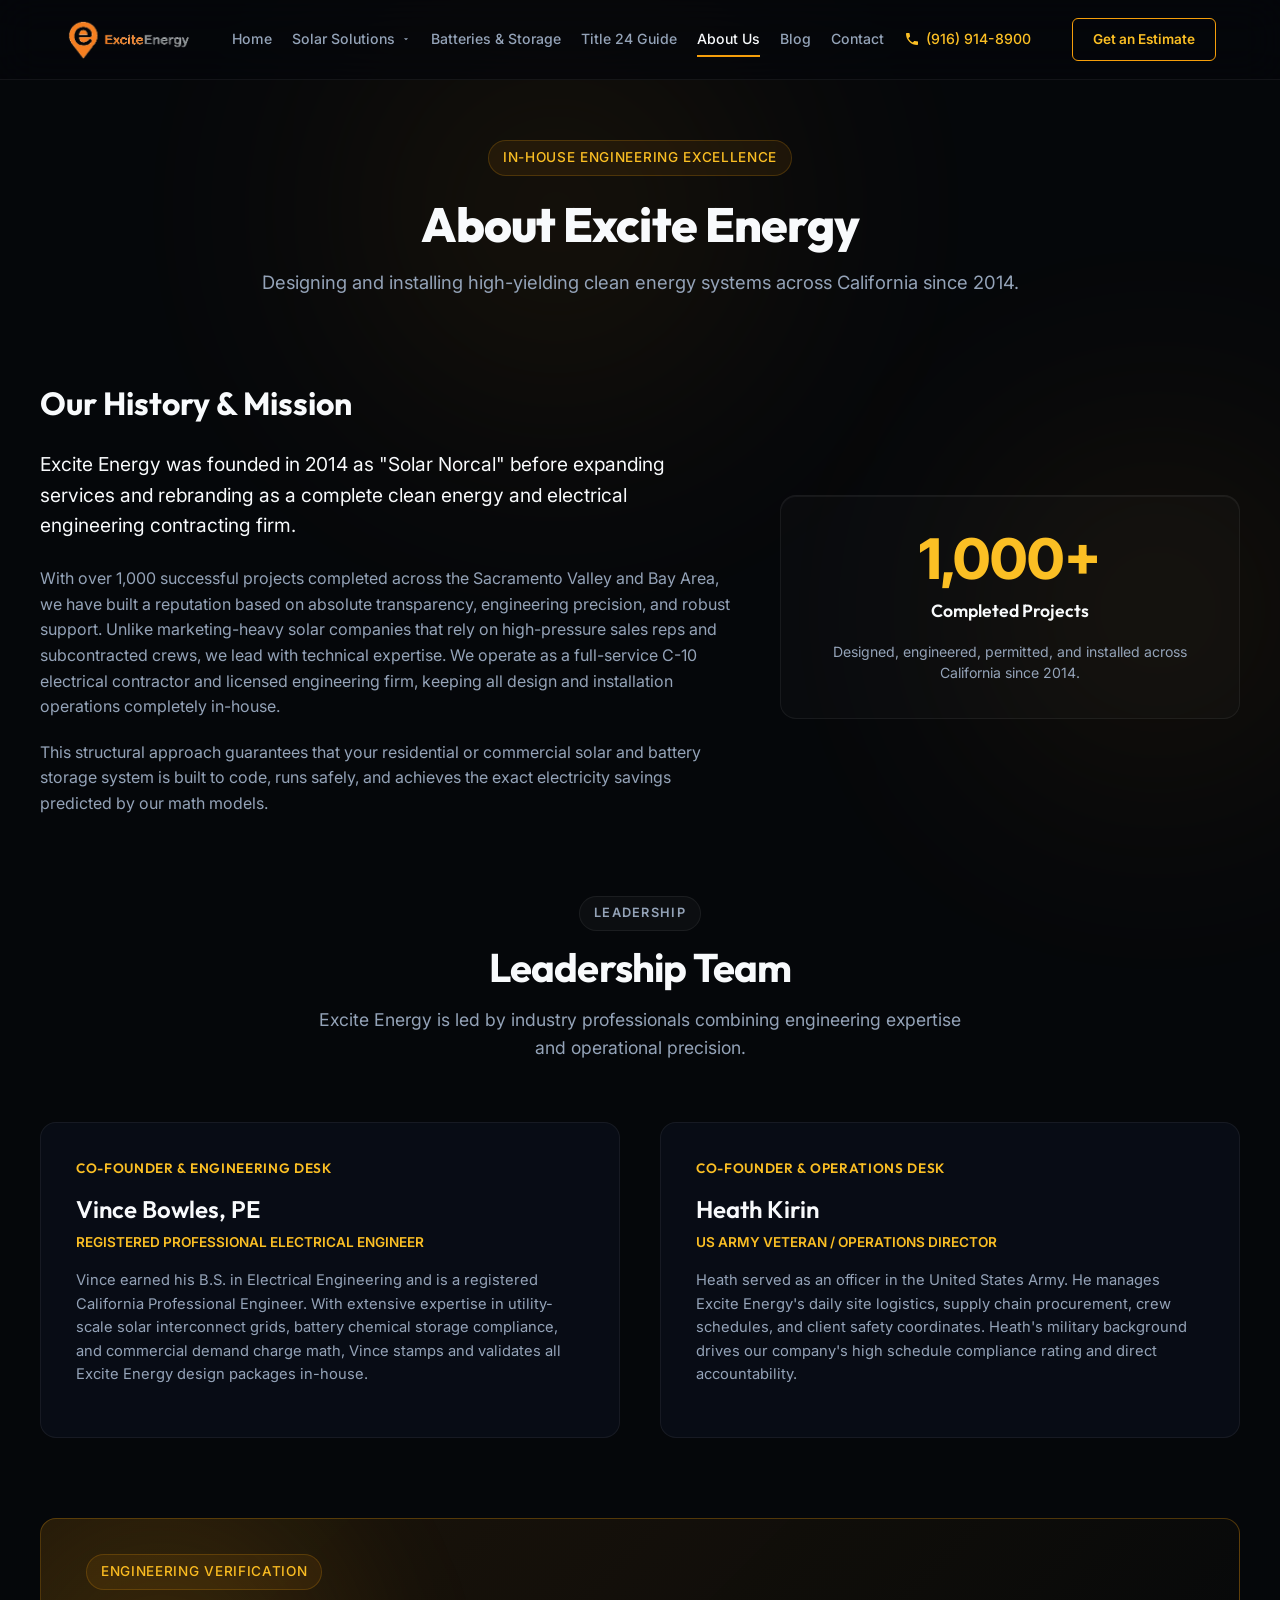
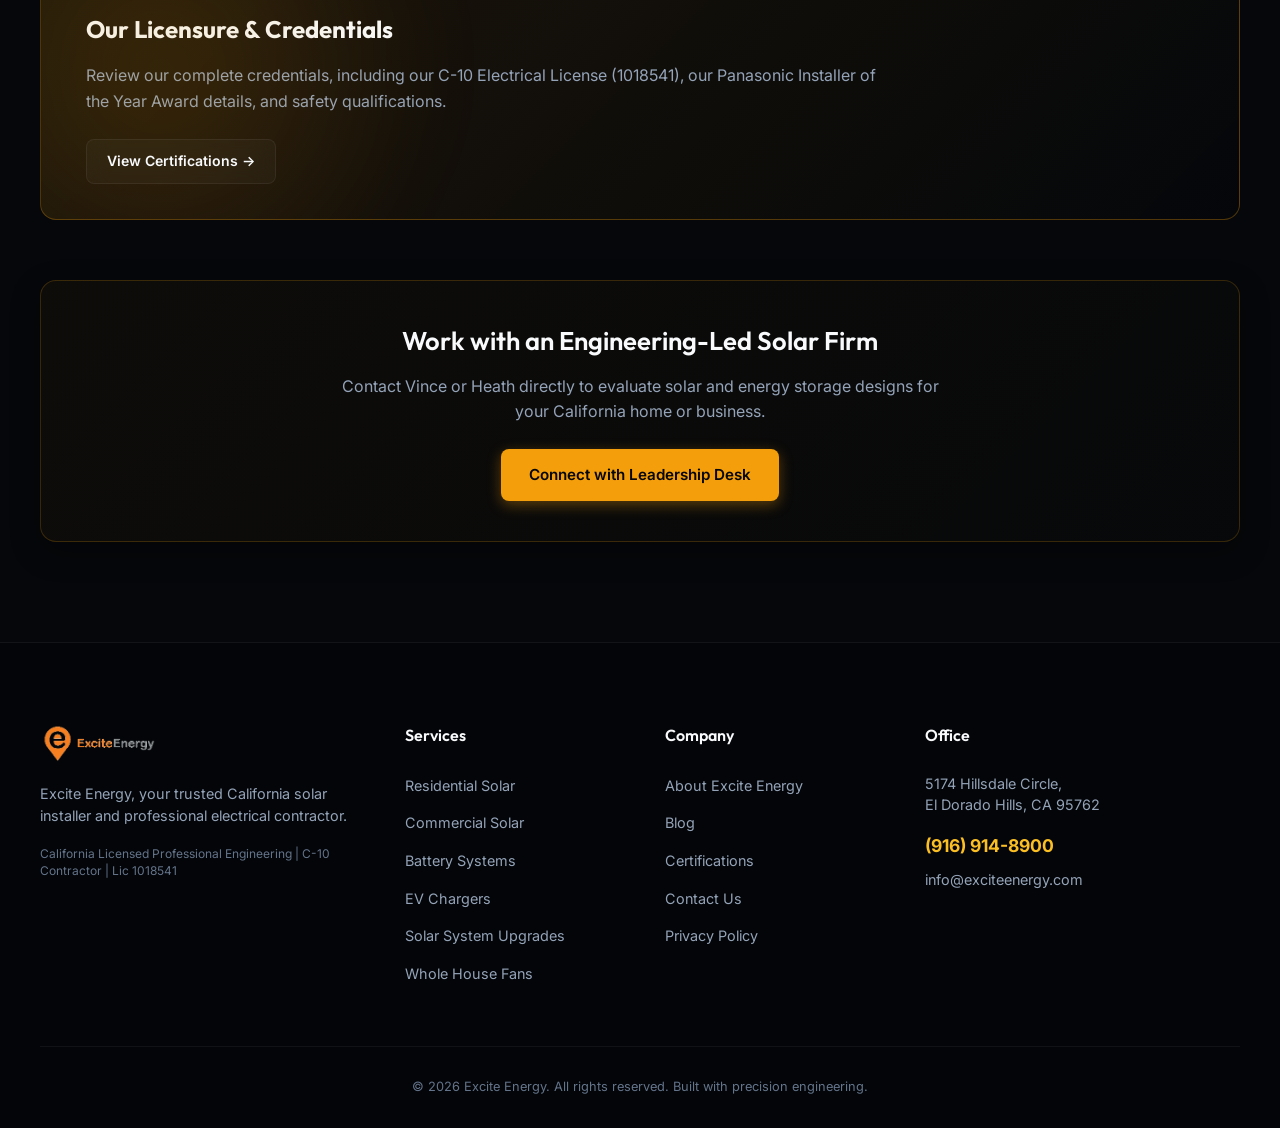
<file: about.html>
<!DOCTYPE html>
<html lang="en">
<head>
    <meta charset="UTF-8">
    <meta name="viewport" content="width=device-width, initial-scale=1.0">
    <title>About Excite Energy | California Solar & Electrical Contractor</title>
    <meta name="description" content="Learn about Excite Energy's history, starting in 2014, our in-house engineering focus, and profiles of founders Vince Bowles, PE, and Heath Kirin.">
    <!-- Google Fonts -->
    <link rel="preconnect" href="https://fonts.googleapis.com">
    <link rel="preconnect" href="https://fonts.gstatic.com" crossorigin>
    <link href="https://fonts.googleapis.com/css2?family=Inter:wght@300;400;500;600;700&family=Outfit:wght@400;500;600;700;800&display=swap" rel="stylesheet">
    <!-- Custom Style Sheet -->
    <link rel="stylesheet" href="style.css">
</head>
<body>
    <!-- Top Decorative Ambient Glows -->
    <div class="ambient-glow glow-1"></div>
    <div class="ambient-glow glow-2"></div>

    <!-- Navigation Header -->
    <header class="main-header">
        <div class="header-container">
            <a href="index.html" class="logo-link">
                <img src="logo.webp" alt="Excite Energy Logo" class="header-logo">
            </a>
            <nav class="nav-menu" id="nav-menu">
                <a href="index.html" class="nav-item">Home</a>
                <div class="nav-item nav-item-dropdown">
                    <span class="dropdown-toggle">
                        Solar Solutions
                        <svg class="dropdown-arrow" viewBox="0 0 24 24"><path d="M7 10l5 5 5-5z"/></svg>
                    </span>
                    <div class="dropdown-menu">
                        <a href="residential-solar.html" class="dropdown-item">Residential Solar</a>
                        <a href="commercial-solar.html" class="dropdown-item">Commercial Solar</a>
                        <a href="mounting-options.html" class="dropdown-item">Mounting Options</a>
                    </div>
                </div>
                <a href="batteries.html" class="nav-item">Batteries & Storage</a>
                <a href="title-24.html" class="nav-item">Title 24 Guide</a>
                <a href="about.html" class="nav-item">About Us</a>
                <a href="blog.html" class="nav-item">Blog</a>
                <a href="contact.html" class="nav-item">Contact</a>
                <a href="tel:+19169148900" class="nav-item tel-link">
                    <svg viewBox="0 0 24 24" class="tel-icon"><path d="M6.62 10.79c1.44 2.83 3.76 5.14 6.59 6.59l2.2-2.2c.27-.27.67-.36 1.02-.24 1.12.37 2.33.57 3.57.57.55 0 1 .45 1 1V20c0 .55-.45 1-1 1-9.39 0-17-7.61-17-17 0-.55.45-1 1-1h3.5c.55 0 1 .45 1 1 0 1.25.2 2.45.57 3.57.11.35.03.74-.25 1.02l-2.2 2.2z"/></svg>
                    (916) 914-8900
                </a>
            </nav>
            <div class="header-actions">
                <a href="get-estimate.html" class="cta-btn text-cta">Get an Estimate</a>
                <button class="mobile-toggle" id="mobile-toggle" aria-label="Toggle Menu">
                    <span class="bar"></span>
                    <span class="bar"></span>
                    <span class="bar"></span>
                </button>
            </div>
        </div>
    </header>

    <!-- Subpage Hero -->
    <section class="subpage-hero">
        <div class="subpage-hero-container">
            <span class="badge">In-House Engineering Excellence</span>
            <h1 class="subpage-title">About Excite Energy</h1>
            <p class="subpage-desc">Designing and installing high-yielding clean energy systems across California since 2014.</p>
        </div>
    </section>

    <!-- Subpage Content -->
    <main class="subpage-content">
        <div class="content-container">
            
            <div style="display: grid; grid-template-columns: 1.2fr 0.8fr; gap: 50px; margin-bottom: 60px; align-items: center;">
                <div>
                    <h2 style="font-family: var(--font-title); font-size: 2rem; margin-bottom: 20px;">Our History & Mission</h2>
                    <p class="paragraph-lead-styled">Excite Energy was founded in 2014 as "Solar Norcal" before expanding services and rebranding as a complete clean energy and electrical engineering contracting firm.</p>
                    <p class="paragraph-standard-styled">With over 1,000 successful projects completed across the Sacramento Valley and Bay Area, we have built a reputation based on absolute transparency, engineering precision, and robust support. Unlike marketing-heavy solar companies that rely on high-pressure sales reps and subcontracted crews, we lead with technical expertise. We operate as a full-service C-10 electrical contractor and licensed engineering firm, keeping all design and installation operations completely in-house.</p>
                    <p class="paragraph-standard-styled">This structural approach guarantees that your residential or commercial solar and battery storage system is built to code, runs safely, and achieves the exact electricity savings predicted by our math models.</p>
                </div>
                <div>
                    <div style="background: rgba(255,255,255,0.02); border: 1px solid var(--color-glass-border); border-radius: 16px; padding: 35px; text-align: center; box-shadow: inset 0 1px 0 rgba(255,255,255,0.05);">
                        <div style="font-size: 3.5rem; font-weight: 800; color: var(--color-neon-bright); line-height:1; margin-bottom: 10px;">1,000+</div>
                        <div style="font-family: var(--font-title); font-size: 1.1rem; font-weight: 600; color: var(--color-text-primary); margin-bottom: 15px;">Completed Projects</div>
                        <p style="font-size: 0.88rem; color: var(--color-text-secondary); line-height: 1.5;">Designed, engineered, permitted, and installed across California since 2014.</p>
                    </div>
                </div>
            </div>

            <!-- Founders Profiles Section -->
            <section style="margin-bottom: 80px;">
                <div class="section-header">
                    <span class="section-badge">Leadership</span>
                    <h2 class="section-title">Leadership Team</h2>
                    <p class="section-subtitle">Excite Energy is led by industry professionals combining engineering expertise and operational precision.</p>
                </div>

                <div style="display: grid; grid-template-columns: 1fr 1fr; gap: 40px;">
                    <!-- Vince Bowles -->
                    <div class="cert-card">
                        <div class="cert-num">Co-Founder & Engineering Desk</div>
                        <h3 class="cert-title-text" style="font-size: 1.5rem; margin-bottom: 4px;">Vince Bowles, PE</h3>
                        <div style="font-size:0.85rem; color:var(--color-neon-bright); font-weight:600; margin-bottom: 15px; text-transform:uppercase;">Registered Professional Electrical Engineer</div>
                        <p class="cert-desc-text" style="line-height:1.6; margin-bottom: 15px;">Vince earned his B.S. in Electrical Engineering and is a registered California Professional Engineer. With extensive expertise in utility-scale solar interconnect grids, battery chemical storage compliance, and commercial demand charge math, Vince stamps and validates all Excite Energy design packages in-house.</p>
                    </div>

                    <!-- Heath Kirin -->
                    <div class="cert-card">
                        <div class="cert-num">Co-Founder & Operations Desk</div>
                        <h3 class="cert-title-text" style="font-size: 1.5rem; margin-bottom: 4px;">Heath Kirin</h3>
                        <div style="font-size:0.85rem; color:var(--color-neon-bright); font-weight:600; margin-bottom: 15px; text-transform:uppercase;">US Army Veteran / Operations Director</div>
                        <p class="cert-desc-text" style="line-height:1.6; margin-bottom: 15px;">Heath served as an officer in the United States Army. He manages Excite Energy's daily site logistics, supply chain procurement, crew schedules, and client safety coordinates. Heath's military background drives our company's high schedule compliance rating and direct accountability.</p>
                    </div>
                </div>
            </section>

            <!-- Links to Certifications and Licenses -->
            <div class="award-section-banner" style="margin-bottom: 60px; padding: 35px 45px;">
                <div class="award-glow-bg"></div>
                <div style="display:flex; flex-direction:column; gap:10px;">
                    <span class="badge" style="align-self: flex-start; margin-bottom: 10px;">Engineering Verification</span>
                    <h3 style="font-family: var(--font-title); font-size: 1.5rem; margin-bottom: 5px;">Our Licensure & Credentials</h3>
                    <p style="color: var(--color-text-secondary); margin-bottom: 15px; max-width: 800px;">Review our complete credentials, including our C-10 Electrical License (1018541), our Panasonic Installer of the Year Award details, and safety qualifications.</p>
                    <a href="certifications.html" class="btn btn-secondary" style="align-self: flex-start; padding: 10px 20px; font-size: 0.88rem;">View Certifications &rarr;</a>
                </div>
            </div>

            <!-- Bottom CTA -->
            <div class="article-footer-cta">
                <h3 class="cta-title">Work with an Engineering-Led Solar Firm</h3>
                <p class="cta-text">Contact Vince or Heath directly to evaluate solar and energy storage designs for your California home or business.</p>
                <a href="contact.html" class="btn btn-primary">Connect with Leadership Desk</a>
            </div>

        </div>
    </main>

    <!-- Footer -->
    <footer class="main-footer">
        <div class="footer-top">
            <div class="footer-logo-col">
                <img src="logo.webp" alt="Excite Energy Logo" class="footer-logo">
                <p class="footer-tagline">Excite Energy, your trusted California solar installer and professional electrical contractor.</p>
                <p class="license-info">California Licensed Professional Engineering | C-10 Contractor | Lic 1018541</p>
            </div>
            
            <div class="footer-links-col">
                <h5 class="footer-heading">Services</h5>
                <ul class="footer-links">
                    <li><a href="residential-solar.html">Residential Solar</a></li>
                    <li><a href="commercial-solar.html">Commercial Solar</a></li>
                    <li><a href="batteries.html">Battery Systems</a></li>
                    <li><a href="residential-solar.html#ev-chargers">EV Chargers</a></li>
                    <li><a href="residential-solar.html#upgrades">Solar System Upgrades</a></li>
                    <li><a href="residential-solar.html#house-fans">Whole House Fans</a></li>
                </ul>
            </div>

            <div class="footer-links-col">
                <h5 class="footer-heading">Company</h5>
                <ul class="footer-links">
                    <li><a href="about.html">About Excite Energy</a></li>
                    <li><a href="blog.html">Blog</a></li>
                    <li><a href="certifications.html">Certifications</a></li>
                    <li><a href="contact.html">Contact Us</a></li>
                    <li><a href="https://www.exciteenergy.com/privacy-policy" target="_blank" rel="noopener">Privacy Policy</a></li>
                </ul>
            </div>

            <div class="footer-contact-col">
                <h5 class="footer-heading">Office</h5>
                <p class="office-address">
                    <a href="https://maps.google.com/?q=5174+Hillsdale+Circle,+El+Dorado+Hills,+CA+95762" target="_blank" rel="noopener" class="map-link">
                        5174 Hillsdale Circle,<br>
                        El Dorado Hills, CA 95762
                    </a>
                </p>
                <a href="tel:+19169148900" class="footer-phone">(916) 914-8900</a>
                <a href="mailto:info@exciteenergy.com" class="footer-email">info@exciteenergy.com</a>
            </div>
        </div>
        
        <div class="footer-bottom">
            <p class="copy-text">&copy; 2026 Excite Energy. All rights reserved. Built with precision engineering.</p>
        </div>
    </footer>

    <!-- Custom Script -->
    <script src="app.js"></script>
</body>
</html>
</file>
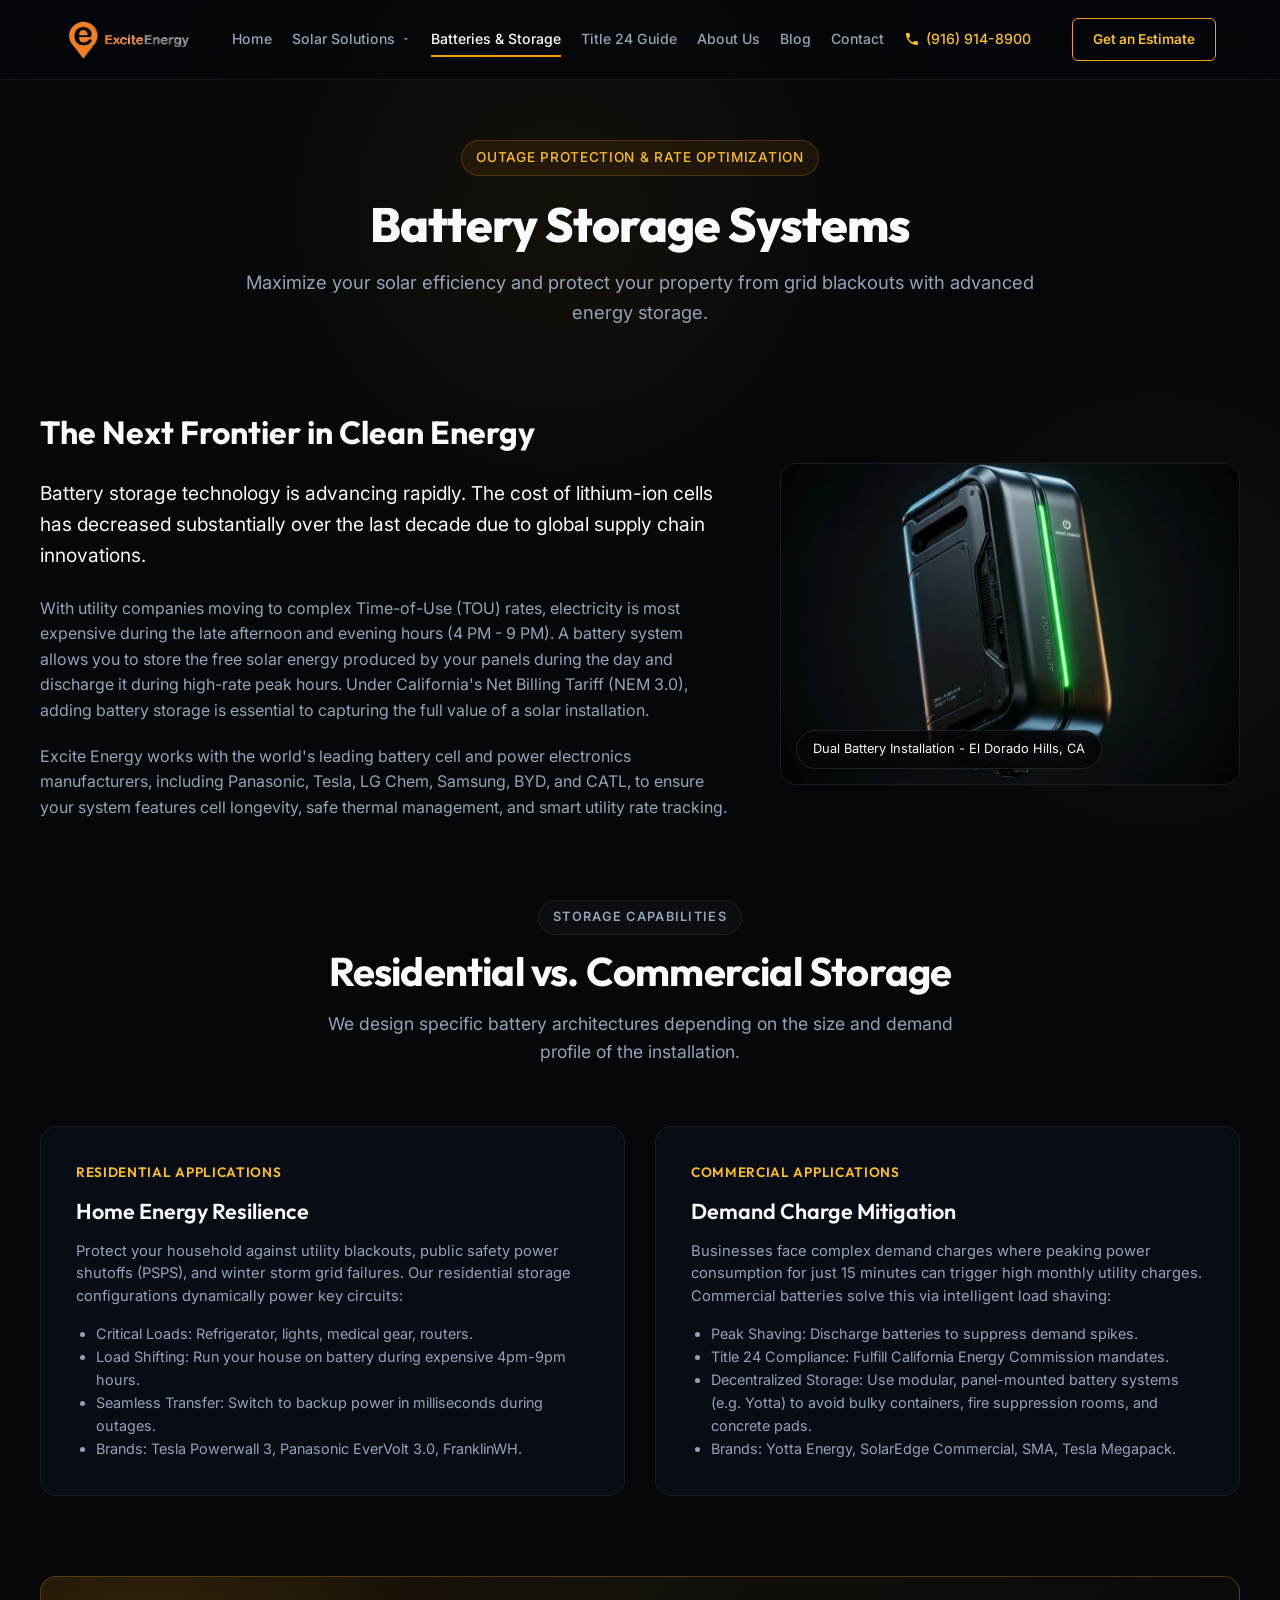
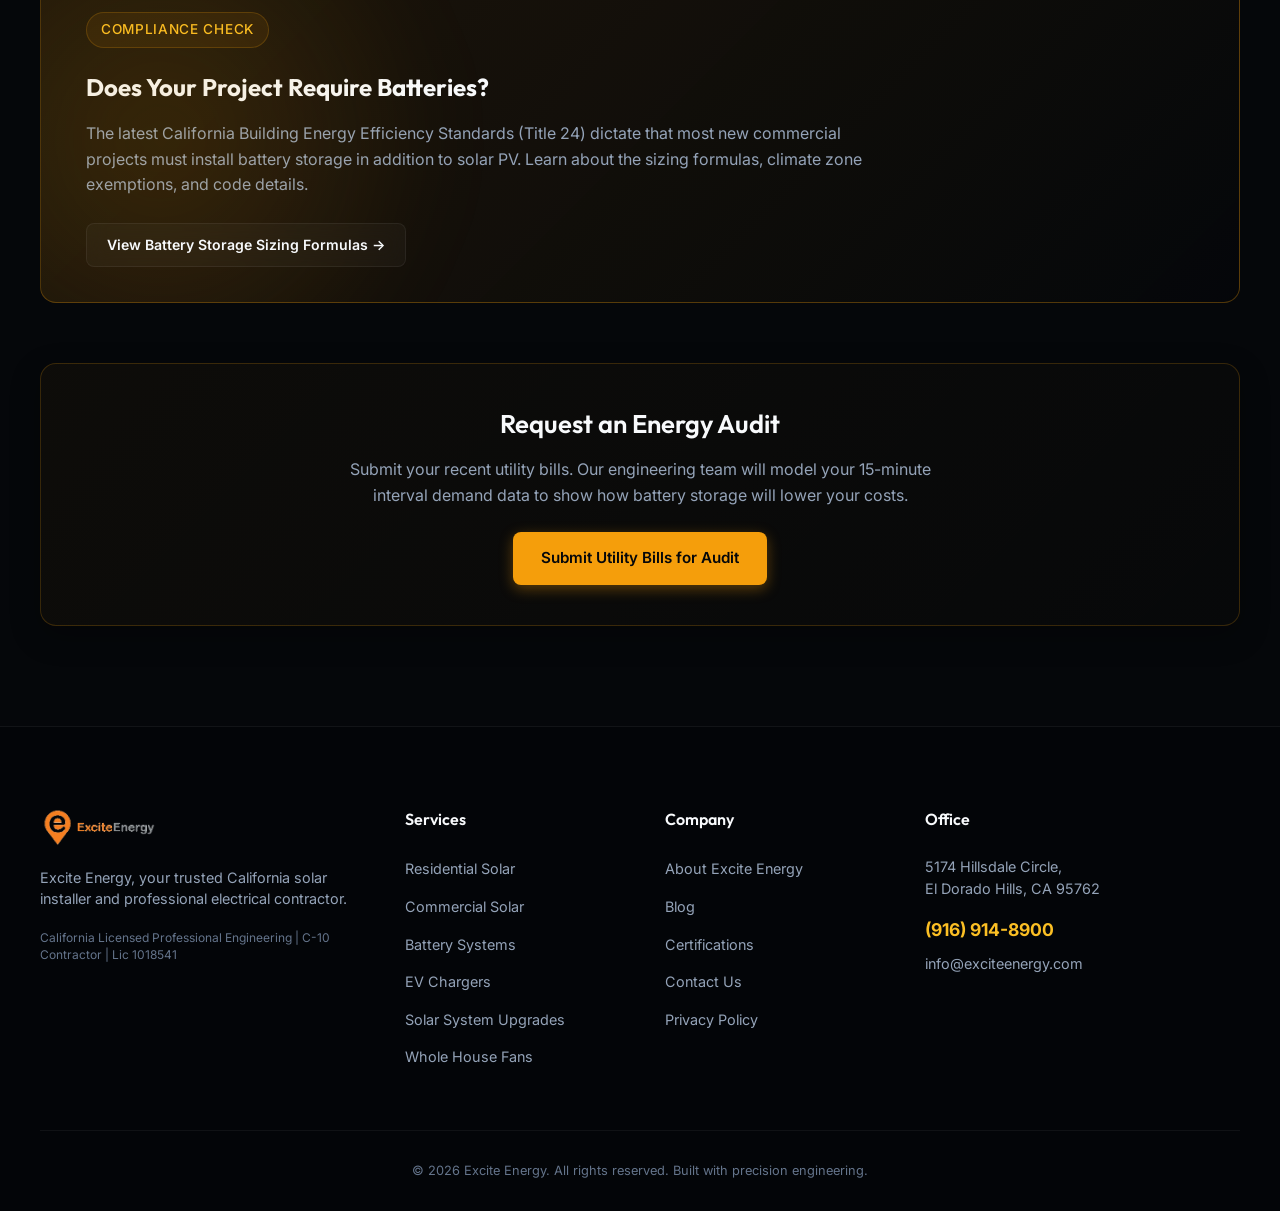
<file: batteries.html>
<!DOCTYPE html>
<html lang="en">
<head>
    <meta charset="UTF-8">
    <meta name="viewport" content="width=device-width, initial-scale=1.0">
    <title>Battery Storage Systems | Excite Energy</title>
    <meta name="description" content="Professional installation of home and commercial battery systems including Tesla Powerwall and Panasonic Evervolt for outage backup and time-of-use rate optimization in California.">
    <!-- Google Fonts -->
    <link rel="preconnect" href="https://fonts.googleapis.com">
    <link rel="preconnect" href="https://fonts.gstatic.com" crossorigin>
    <link href="https://fonts.googleapis.com/css2?family=Inter:wght@300;400;500;600;700&family=Outfit:wght@400;500;600;700;800&display=swap" rel="stylesheet">
    <!-- Custom Style Sheet -->
    <link rel="stylesheet" href="style.css">
</head>
<body>
    <!-- Top Decorative Ambient Glows -->
    <div class="ambient-glow glow-1"></div>
    <div class="ambient-glow glow-2"></div>

    <!-- Navigation Header -->
    <header class="main-header">
        <div class="header-container">
            <a href="index.html" class="logo-link">
                <img src="logo.webp" alt="Excite Energy Logo" class="header-logo">
            </a>
            <nav class="nav-menu" id="nav-menu">
                <a href="index.html" class="nav-item">Home</a>
                <div class="nav-item nav-item-dropdown">
                    <span class="dropdown-toggle">
                        Solar Solutions
                        <svg class="dropdown-arrow" viewBox="0 0 24 24"><path d="M7 10l5 5 5-5z"/></svg>
                    </span>
                    <div class="dropdown-menu">
                        <a href="residential-solar.html" class="dropdown-item">Residential Solar</a>
                        <a href="commercial-solar.html" class="dropdown-item">Commercial Solar</a>
                        <a href="mounting-options.html" class="dropdown-item">Mounting Options</a>
                    </div>
                </div>
                <a href="batteries.html" class="nav-item">Batteries & Storage</a>
                <a href="title-24.html" class="nav-item">Title 24 Guide</a>
                <a href="about.html" class="nav-item">About Us</a>
                <a href="blog.html" class="nav-item">Blog</a>
                <a href="contact.html" class="nav-item">Contact</a>
                <a href="tel:+19169148900" class="nav-item tel-link">
                    <svg viewBox="0 0 24 24" class="tel-icon"><path d="M6.62 10.79c1.44 2.83 3.76 5.14 6.59 6.59l2.2-2.2c.27-.27.67-.36 1.02-.24 1.12.37 2.33.57 3.57.57.55 0 1 .45 1 1V20c0 .55-.45 1-1 1-9.39 0-17-7.61-17-17 0-.55.45-1 1-1h3.5c.55 0 1 .45 1 1 0 1.25.2 2.45.57 3.57.11.35.03.74-.25 1.02l-2.2 2.2z"/></svg>
                    (916) 914-8900
                </a>
            </nav>
            <div class="header-actions">
                <a href="get-estimate.html" class="cta-btn text-cta">Get an Estimate</a>
                <button class="mobile-toggle" id="mobile-toggle" aria-label="Toggle Menu">
                    <span class="bar"></span>
                    <span class="bar"></span>
                    <span class="bar"></span>
                </button>
            </div>
        </div>
    </header>

    <!-- Subpage Hero -->
    <section class="subpage-hero">
        <div class="subpage-hero-container">
            <span class="badge">Outage Protection & Rate Optimization</span>
            <h1 class="subpage-title">Battery Storage Systems</h1>
            <p class="subpage-desc">Maximize your solar efficiency and protect your property from grid blackouts with advanced energy storage.</p>
        </div>
    </section>

    <!-- Subpage Content -->
    <main class="subpage-content">
        <div class="content-container">
            
            <div style="display: grid; grid-template-columns: 1.2fr 0.8fr; gap: 50px; margin-bottom: 60px; align-items: center;">
                <div>
                    <h2 style="font-family: var(--font-title); font-size: 2rem; margin-bottom: 20px;">The Next Frontier in Clean Energy</h2>
                    <p class="paragraph-lead-styled">Battery storage technology is advancing rapidly. The cost of lithium-ion cells has decreased substantially over the last decade due to global supply chain innovations.</p>
                    <p class="paragraph-standard-styled">With utility companies moving to complex Time-of-Use (TOU) rates, electricity is most expensive during the late afternoon and evening hours (4 PM - 9 PM). A battery system allows you to store the free solar energy produced by your panels during the day and discharge it during high-rate peak hours. Under California's Net Billing Tariff (NEM 3.0), adding battery storage is essential to capturing the full value of a solar installation.</p>
                    <p class="paragraph-standard-styled">Excite Energy works with the world's leading battery cell and power electronics manufacturers, including Panasonic, Tesla, LG Chem, Samsung, BYD, and CATL, to ensure your system features cell longevity, safe thermal management, and smart utility rate tracking.</p>
                </div>
                <div>
                    <div class="partner-card" style="padding: 0; overflow: hidden; border-radius: 16px;">
                        <img src="battery.webp" alt="Home Battery Storage Installation" style="width:100%; display:block; object-fit:cover; height: 320px;">
                        <div style="position: absolute; bottom: 15px; left: 15px; background: rgba(5,7,10,0.85); padding: 8px 16px; border-radius: 20px; font-size: 0.8rem; border: 1px solid rgba(255,255,255,0.1);">
                            Dual Battery Installation - El Dorado Hills, CA
                        </div>
                    </div>
                </div>
            </div>

            <!-- Energy Storage Solutions Grid -->
            <section style="margin-bottom: 80px;">
                <div class="section-header">
                    <span class="section-badge">Storage Capabilities</span>
                    <h2 class="section-title">Residential vs. Commercial Storage</h2>
                    <p class="section-subtitle">We design specific battery architectures depending on the size and demand profile of the installation.</p>
                </div>

                <div style="display: grid; grid-template-columns: 1fr 1fr; gap: 30px;">
                    <!-- Residential Storage -->
                    <div class="cert-card">
                        <div class="cert-num">Residential Applications</div>
                        <h3 class="cert-title-text">Home Energy Resilience</h3>
                        <p class="cert-desc-text" style="margin-bottom: 15px;">Protect your household against utility blackouts, public safety power shutoffs (PSPS), and winter storm grid failures. Our residential storage configurations dynamically power key circuits:</p>
                        <ul style="padding-left: 20px; color: var(--color-text-secondary); font-size: 0.9rem; line-height: 1.6;">
                            <li>Critical Loads: Refrigerator, lights, medical gear, routers.</li>
                            <li>Load Shifting: Run your house on battery during expensive 4pm-9pm hours.</li>
                            <li>Seamless Transfer: Switch to backup power in milliseconds during outages.</li>
                            <li>Brands: Tesla Powerwall 3, Panasonic EverVolt 3.0, FranklinWH.</li>
                        </ul>
                    </div>

                    <!-- Commercial Storage -->
                    <div class="cert-card">
                        <div class="cert-num">Commercial Applications</div>
                        <h3 class="cert-title-text">Demand Charge Mitigation</h3>
                        <p class="cert-desc-text" style="margin-bottom: 15px;">Businesses face complex demand charges where peaking power consumption for just 15 minutes can trigger high monthly utility charges. Commercial batteries solve this via intelligent load shaving:</p>
                        <ul style="padding-left: 20px; color: var(--color-text-secondary); font-size: 0.9rem; line-height: 1.6;">
                            <li>Peak Shaving: Discharge batteries to suppress demand spikes.</li>
                            <li>Title 24 Compliance: Fulfill California Energy Commission mandates.</li>
                            <li>Decentralized Storage: Use modular, panel-mounted battery systems (e.g. Yotta) to avoid bulky containers, fire suppression rooms, and concrete pads.</li>
                            <li>Brands: Yotta Energy, SolarEdge Commercial, SMA, Tesla Megapack.</li>
                        </ul>
                    </div>
                </div>
            </section>

            <!-- Title 24 Battery Callout -->
            <div class="award-section-banner" style="margin-bottom: 60px; padding: 35px 45px;">
                <div class="award-glow-bg"></div>
                <div style="display:flex; flex-direction:column; gap:10px;">
                    <span class="badge" style="align-self: flex-start; margin-bottom: 10px;">Compliance Check</span>
                    <h3 style="font-family: var(--font-title); font-size: 1.5rem; margin-bottom: 5px;">Does Your Project Require Batteries?</h3>
                    <p style="color: var(--color-text-secondary); margin-bottom: 15px; max-width: 800px;">The latest California Building Energy Efficiency Standards (Title 24) dictate that most new commercial projects must install battery storage in addition to solar PV. Learn about the sizing formulas, climate zone exemptions, and code details.</p>
                    <a href="title-24.html" class="btn btn-secondary" style="align-self: flex-start; padding: 10px 20px; font-size: 0.88rem;">View Battery Storage Sizing Formulas &rarr;</a>
                </div>
            </div>

            <!-- Bottom CTA -->
            <div class="article-footer-cta">
                <h3 class="cta-title">Request an Energy Audit</h3>
                <p class="cta-text">Submit your recent utility bills. Our engineering team will model your 15-minute interval demand data to show how battery storage will lower your costs.</p>
                <a href="contact.html" class="btn btn-primary">Submit Utility Bills for Audit</a>
            </div>

        </div>
    </main>

    <!-- Footer -->
    <footer class="main-footer">
        <div class="footer-top">
            <div class="footer-logo-col">
                <img src="logo.webp" alt="Excite Energy Logo" class="footer-logo">
                <p class="footer-tagline">Excite Energy, your trusted California solar installer and professional electrical contractor.</p>
                <p class="license-info">California Licensed Professional Engineering | C-10 Contractor | Lic 1018541</p>
            </div>
            
            <div class="footer-links-col">
                <h5 class="footer-heading">Services</h5>
                <ul class="footer-links">
                    <li><a href="residential-solar.html">Residential Solar</a></li>
                    <li><a href="commercial-solar.html">Commercial Solar</a></li>
                    <li><a href="batteries.html">Battery Systems</a></li>
                    <li><a href="residential-solar.html#ev-chargers">EV Chargers</a></li>
                    <li><a href="residential-solar.html#upgrades">Solar System Upgrades</a></li>
                    <li><a href="residential-solar.html#house-fans">Whole House Fans</a></li>
                </ul>
            </div>

            <div class="footer-links-col">
                <h5 class="footer-heading">Company</h5>
                <ul class="footer-links">
                    <li><a href="about.html">About Excite Energy</a></li>
                    <li><a href="blog.html">Blog</a></li>
                    <li><a href="certifications.html">Certifications</a></li>
                    <li><a href="contact.html">Contact Us</a></li>
                    <li><a href="https://www.exciteenergy.com/privacy-policy" target="_blank" rel="noopener">Privacy Policy</a></li>
                </ul>
            </div>

            <div class="footer-contact-col">
                <h5 class="footer-heading">Office</h5>
                <p class="office-address">
                    <a href="https://maps.google.com/?q=5174+Hillsdale+Circle,+El+Dorado+Hills,+CA+95762" target="_blank" rel="noopener" class="map-link">
                        5174 Hillsdale Circle,<br>
                        El Dorado Hills, CA 95762
                    </a>
                </p>
                <a href="tel:+19169148900" class="footer-phone">(916) 914-8900</a>
                <a href="mailto:info@exciteenergy.com" class="footer-email">info@exciteenergy.com</a>
            </div>
        </div>
        
        <div class="footer-bottom">
            <p class="copy-text">&copy; 2026 Excite Energy. All rights reserved. Built with precision engineering.</p>
        </div>
    </footer>

    <!-- Custom Script -->
    <script src="app.js"></script>
</body>
</html>
</file>
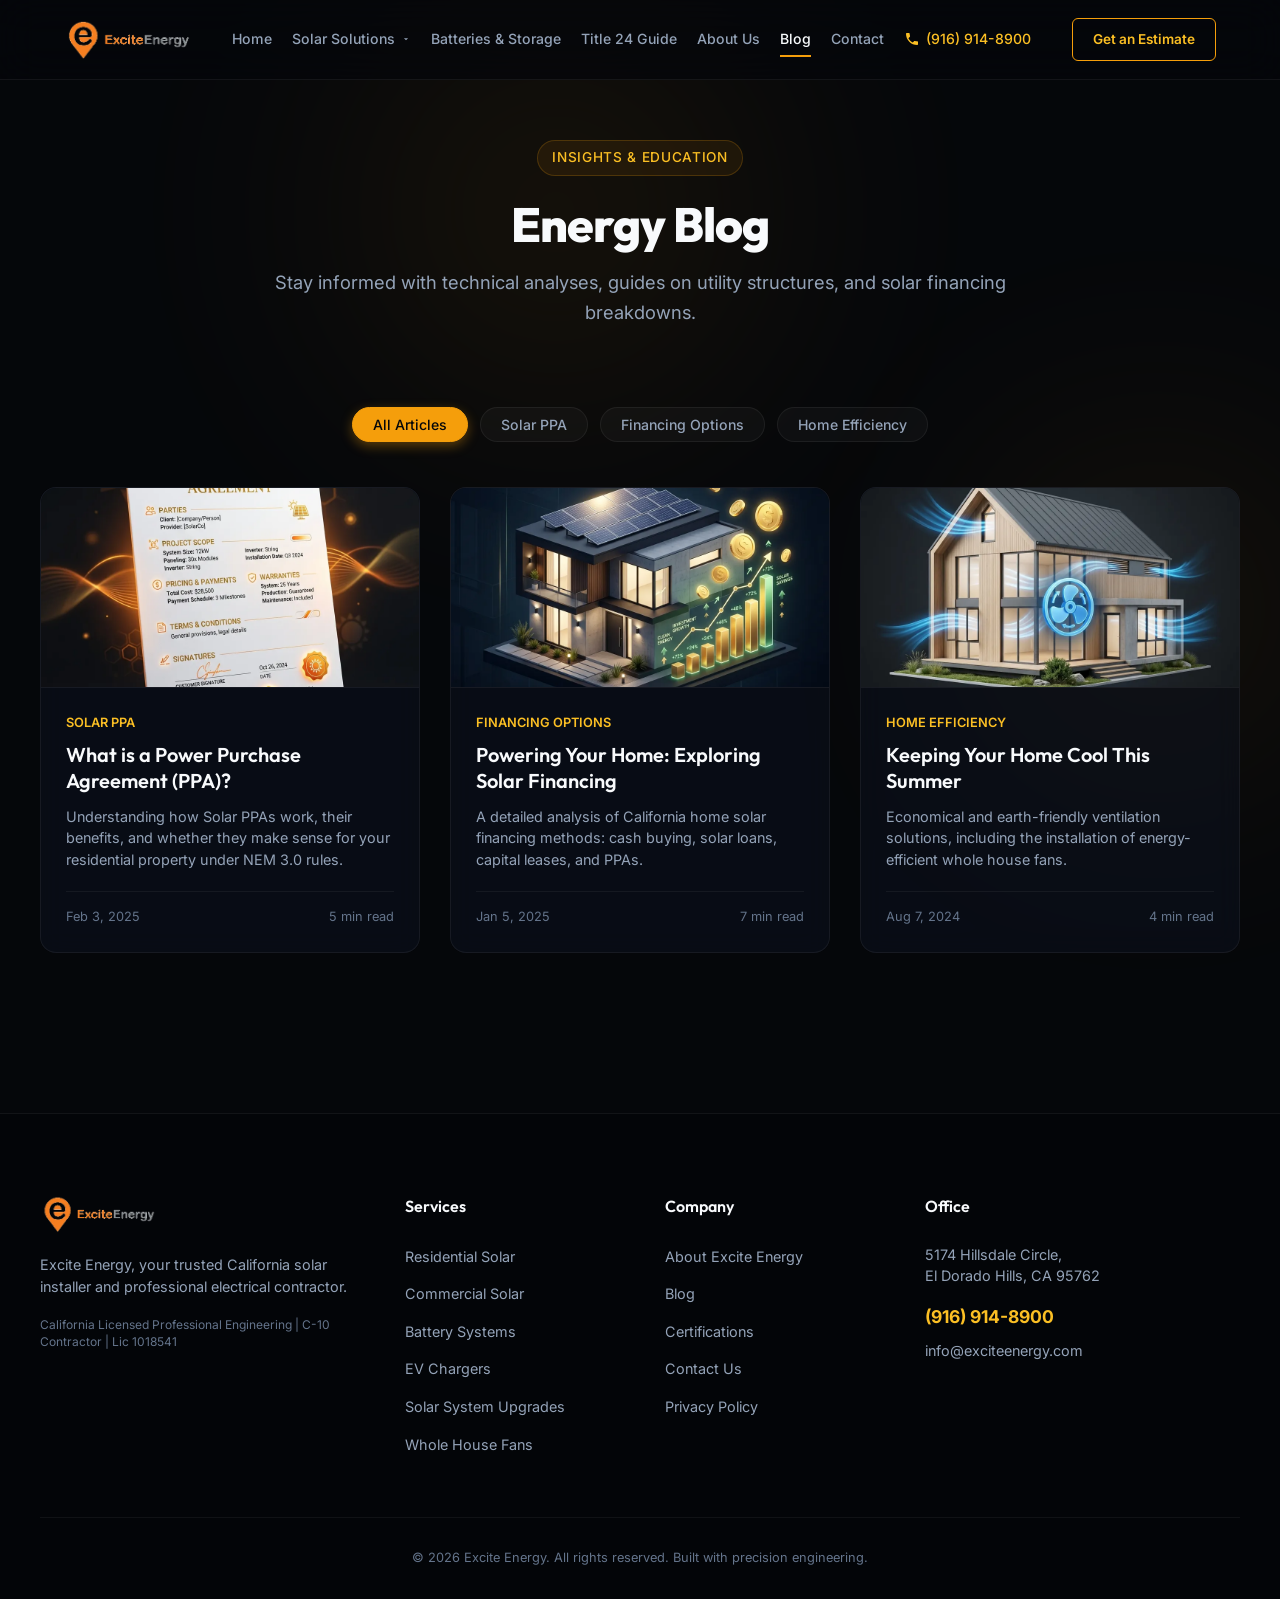
<file: blog.html>
<!DOCTYPE html>
<html lang="en">
<head>
    <meta charset="UTF-8">
    <meta name="viewport" content="width=device-width, initial-scale=1.0">
    <title>Energy Blog | Excite Energy</title>
    <meta name="description" content="Stay informed with Excite Energy's blog. Expert articles covering solar PPAs, solar financing models, and cooling efficiency tips for California homeowners.">
    <!-- Google Fonts -->
    <link rel="preconnect" href="https://fonts.googleapis.com">
    <link rel="preconnect" href="https://fonts.gstatic.com" crossorigin>
    <link href="https://fonts.googleapis.com/css2?family=Inter:wght@300;400;500;600;700&family=Outfit:wght@400;500;600;700;800&display=swap" rel="stylesheet">
    <!-- Custom Style Sheet -->
    <link rel="stylesheet" href="style.css">
</head>
<body>
    <!-- Top Decorative Ambient Glows -->
    <div class="ambient-glow glow-1"></div>
    <div class="ambient-glow glow-2"></div>

    <!-- Navigation Header -->
    <header class="main-header">
        <div class="header-container">
            <a href="index.html" class="logo-link">
                <img src="logo.webp" alt="Excite Energy Logo" class="header-logo">
            </a>
            <nav class="nav-menu" id="nav-menu">
                <a href="index.html" class="nav-item">Home</a>
                <div class="nav-item nav-item-dropdown">
                    <span class="dropdown-toggle">
                        Solar Solutions
                        <svg class="dropdown-arrow" viewBox="0 0 24 24"><path d="M7 10l5 5 5-5z"/></svg>
                    </span>
                    <div class="dropdown-menu">
                        <a href="residential-solar.html" class="dropdown-item">Residential Solar</a>
                        <a href="commercial-solar.html" class="dropdown-item">Commercial Solar</a>
                        <a href="mounting-options.html" class="dropdown-item">Mounting Options</a>
                    </div>
                </div>
                <a href="batteries.html" class="nav-item">Batteries & Storage</a>
                <a href="title-24.html" class="nav-item">Title 24 Guide</a>
                <a href="about.html" class="nav-item">About Us</a>
                <a href="blog.html" class="nav-item">Blog</a>
                <a href="contact.html" class="nav-item">Contact</a>
                <a href="tel:+19169148900" class="nav-item tel-link">
                    <svg viewBox="0 0 24 24" class="tel-icon"><path d="M6.62 10.79c1.44 2.83 3.76 5.14 6.59 6.59l2.2-2.2c.27-.27.67-.36 1.02-.24 1.12.37 2.33.57 3.57.57.55 0 1 .45 1 1V20c0 .55-.45 1-1 1-9.39 0-17-7.61-17-17 0-.55.45-1 1-1h3.5c.55 0 1 .45 1 1 0 1.25.2 2.45.57 3.57.11.35.03.74-.25 1.02l-2.2 2.2z"/></svg>
                    (916) 914-8900
                </a>
            </nav>
            <div class="header-actions">
                <a href="get-estimate.html" class="cta-btn text-cta">Get an Estimate</a>
                <button class="mobile-toggle" id="mobile-toggle" aria-label="Toggle Menu">
                    <span class="bar"></span>
                    <span class="bar"></span>
                    <span class="bar"></span>
                </button>
            </div>
        </div>
    </header>

    <!-- Subpage Hero -->
    <section class="subpage-hero">
        <div class="subpage-hero-container">
            <span class="badge">Insights & Education</span>
            <h1 class="subpage-title">Energy Blog</h1>
            <p class="subpage-desc">Stay informed with technical analyses, guides on utility structures, and solar financing breakdowns.</p>
        </div>
    </section>

    <!-- Subpage Content -->
    <main class="subpage-content">
        <div class="content-container">
            
            <!-- Category Filter buttons -->
            <div class="blog-filters-container">
                <button class="filter-button-styled active" data-filter="all">All Articles</button>
                <button class="filter-button-styled" data-filter="ppa">Solar PPA</button>
                <button class="filter-button-styled" data-filter="financing">Financing Options</button>
                <button class="filter-button-styled" data-filter="efficiency">Home Efficiency</button>
            </div>

            <!-- Blog Grid -->
            <div class="blog-grid" style="display: grid; grid-template-columns: repeat(3, 1fr); gap: 30px; margin-bottom: 60px;">
                
                <!-- Blog Card 1 -->
                <div class="blog-card" data-category="ppa" style="display: flex; flex-direction: column; background: var(--color-bg-card); border: 1px solid var(--color-glass-border); border-radius: 16px; overflow: hidden; transition: all var(--transition-smooth); height: 100%;">
                    <div style="height: 200px; overflow: hidden; border-bottom: 1px solid var(--color-glass-border);">
                        <img src="blog_ppa.webp" alt="Power Purchase Agreement Diagram" style="width: 100%; height: 100%; object-fit: cover;">
                    </div>
                    <div style="padding: 25px; display: flex; flex-direction: column; flex-grow: 1; justify-content: space-between;">
                        <div>
                            <div style="font-size: 0.8rem; color: var(--color-neon-bright); font-weight: 600; text-transform: uppercase; margin-bottom: 8px;">Solar PPA</div>
                            <h3 style="font-family: var(--font-title); font-size: 1.25rem; font-weight: 600; margin-bottom: 12px; line-height: 1.3;"><a href="blog_ppa.html" style="color:var(--color-text-primary); transition:color 0.2s;">What is a Power Purchase Agreement (PPA)?</a></h3>
                            <p style="font-size: 0.9rem; color: var(--color-text-secondary); line-height: 1.5; margin-bottom: 20px;">Understanding how Solar PPAs work, their benefits, and whether they make sense for your residential property under NEM 3.0 rules.</p>
                        </div>
                        <div style="display: flex; align-items: center; justify-content: space-between; border-top: 1px solid rgba(255,255,255,0.05); padding-top: 15px; font-size: 0.8rem; color: var(--color-text-dim);">
                            <span>Feb 3, 2025</span>
                            <span>5 min read</span>
                        </div>
                    </div>
                </div>

                <!-- Blog Card 2 -->
                <div class="blog-card" data-category="financing" style="display: flex; flex-direction: column; background: var(--color-bg-card); border: 1px solid var(--color-glass-border); border-radius: 16px; overflow: hidden; transition: all var(--transition-smooth); height: 100%;">
                    <div style="height: 200px; overflow: hidden; border-bottom: 1px solid var(--color-glass-border);">
                        <img src="blog_finance.webp" alt="Solar Financing Options" style="width: 100%; height: 100%; object-fit: cover;">
                    </div>
                    <div style="padding: 25px; display: flex; flex-direction: column; flex-grow: 1; justify-content: space-between;">
                        <div>
                            <div style="font-size: 0.8rem; color: var(--color-neon-bright); font-weight: 600; text-transform: uppercase; margin-bottom: 8px;">Financing Options</div>
                            <h3 style="font-family: var(--font-title); font-size: 1.25rem; font-weight: 600; margin-bottom: 12px; line-height: 1.3;"><a href="blog_finance.html" style="color:var(--color-text-primary); transition:color 0.2s;">Powering Your Home: Exploring Solar Financing</a></h3>
                            <p style="font-size: 0.9rem; color: var(--color-text-secondary); line-height: 1.5; margin-bottom: 20px;">A detailed analysis of California home solar financing methods: cash buying, solar loans, capital leases, and PPAs.</p>
                        </div>
                        <div style="display: flex; align-items: center; justify-content: space-between; border-top: 1px solid rgba(255,255,255,0.05); padding-top: 15px; font-size: 0.8rem; color: var(--color-text-dim);">
                            <span>Jan 5, 2025</span>
                            <span>7 min read</span>
                        </div>
                    </div>
                </div>

                <!-- Blog Card 3 -->
                <div class="blog-card" data-category="efficiency" style="display: flex; flex-direction: column; background: var(--color-bg-card); border: 1px solid var(--color-glass-border); border-radius: 16px; overflow: hidden; transition: all var(--transition-smooth); height: 100%;">
                    <div style="height: 200px; overflow: hidden; border-bottom: 1px solid var(--color-glass-border);">
                        <img src="blog_cooling.webp" alt="Whole House Fan Ventilation" style="width: 100%; height: 100%; object-fit: cover;">
                    </div>
                    <div style="padding: 25px; display: flex; flex-direction: column; flex-grow: 1; justify-content: space-between;">
                        <div>
                            <div style="font-size: 0.8rem; color: var(--color-neon-bright); font-weight: 600; text-transform: uppercase; margin-bottom: 8px;">Home Efficiency</div>
                            <h3 style="font-family: var(--font-title); font-size: 1.25rem; font-weight: 600; margin-bottom: 12px; line-height: 1.3;"><a href="blog_cooling.html" style="color:var(--color-text-primary); transition:color 0.2s;">Keeping Your Home Cool This Summer</a></h3>
                            <p style="font-size: 0.9rem; color: var(--color-text-secondary); line-height: 1.5; margin-bottom: 20px;">Economical and earth-friendly ventilation solutions, including the installation of energy-efficient whole house fans.</p>
                        </div>
                        <div style="display: flex; align-items: center; justify-content: space-between; border-top: 1px solid rgba(255,255,255,0.05); padding-top: 15px; font-size: 0.8rem; color: var(--color-text-dim);">
                            <span>Aug 7, 2024</span>
                            <span>4 min read</span>
                        </div>
                    </div>
                </div>

            </div>

        </div>
    </main>

    <!-- Footer -->
    <footer class="main-footer">
        <div class="footer-top">
            <div class="footer-logo-col">
                <img src="logo.webp" alt="Excite Energy Logo" class="footer-logo">
                <p class="footer-tagline">Excite Energy, your trusted California solar installer and professional electrical contractor.</p>
                <p class="license-info">California Licensed Professional Engineering | C-10 Contractor | Lic 1018541</p>
            </div>
            
            <div class="footer-links-col">
                <h5 class="footer-heading">Services</h5>
                <ul class="footer-links">
                    <li><a href="residential-solar.html">Residential Solar</a></li>
                    <li><a href="commercial-solar.html">Commercial Solar</a></li>
                    <li><a href="batteries.html">Battery Systems</a></li>
                    <li><a href="residential-solar.html#ev-chargers">EV Chargers</a></li>
                    <li><a href="residential-solar.html#upgrades">Solar System Upgrades</a></li>
                    <li><a href="residential-solar.html#house-fans">Whole House Fans</a></li>
                </ul>
            </div>

            <div class="footer-links-col">
                <h5 class="footer-heading">Company</h5>
                <ul class="footer-links">
                    <li><a href="about.html">About Excite Energy</a></li>
                    <li><a href="blog.html">Blog</a></li>
                    <li><a href="certifications.html">Certifications</a></li>
                    <li><a href="contact.html">Contact Us</a></li>
                    <li><a href="https://www.exciteenergy.com/privacy-policy" target="_blank" rel="noopener">Privacy Policy</a></li>
                </ul>
            </div>

            <div class="footer-contact-col">
                <h5 class="footer-heading">Office</h5>
                <p class="office-address">
                    <a href="https://maps.google.com/?q=5174+Hillsdale+Circle,+El+Dorado+Hills,+CA+95762" target="_blank" rel="noopener" class="map-link">
                        5174 Hillsdale Circle,<br>
                        El Dorado Hills, CA 95762
                    </a>
                </p>
                <a href="tel:+19169148900" class="footer-phone">(916) 914-8900</a>
                <a href="mailto:info@exciteenergy.com" class="footer-email">info@exciteenergy.com</a>
            </div>
        </div>
        
        <div class="footer-bottom">
            <p class="copy-text">&copy; 2026 Excite Energy. All rights reserved. Built with precision engineering.</p>
        </div>
    </footer>

    <!-- Custom Script -->
    <script src="app.js"></script>
</body>
</html>
</file>
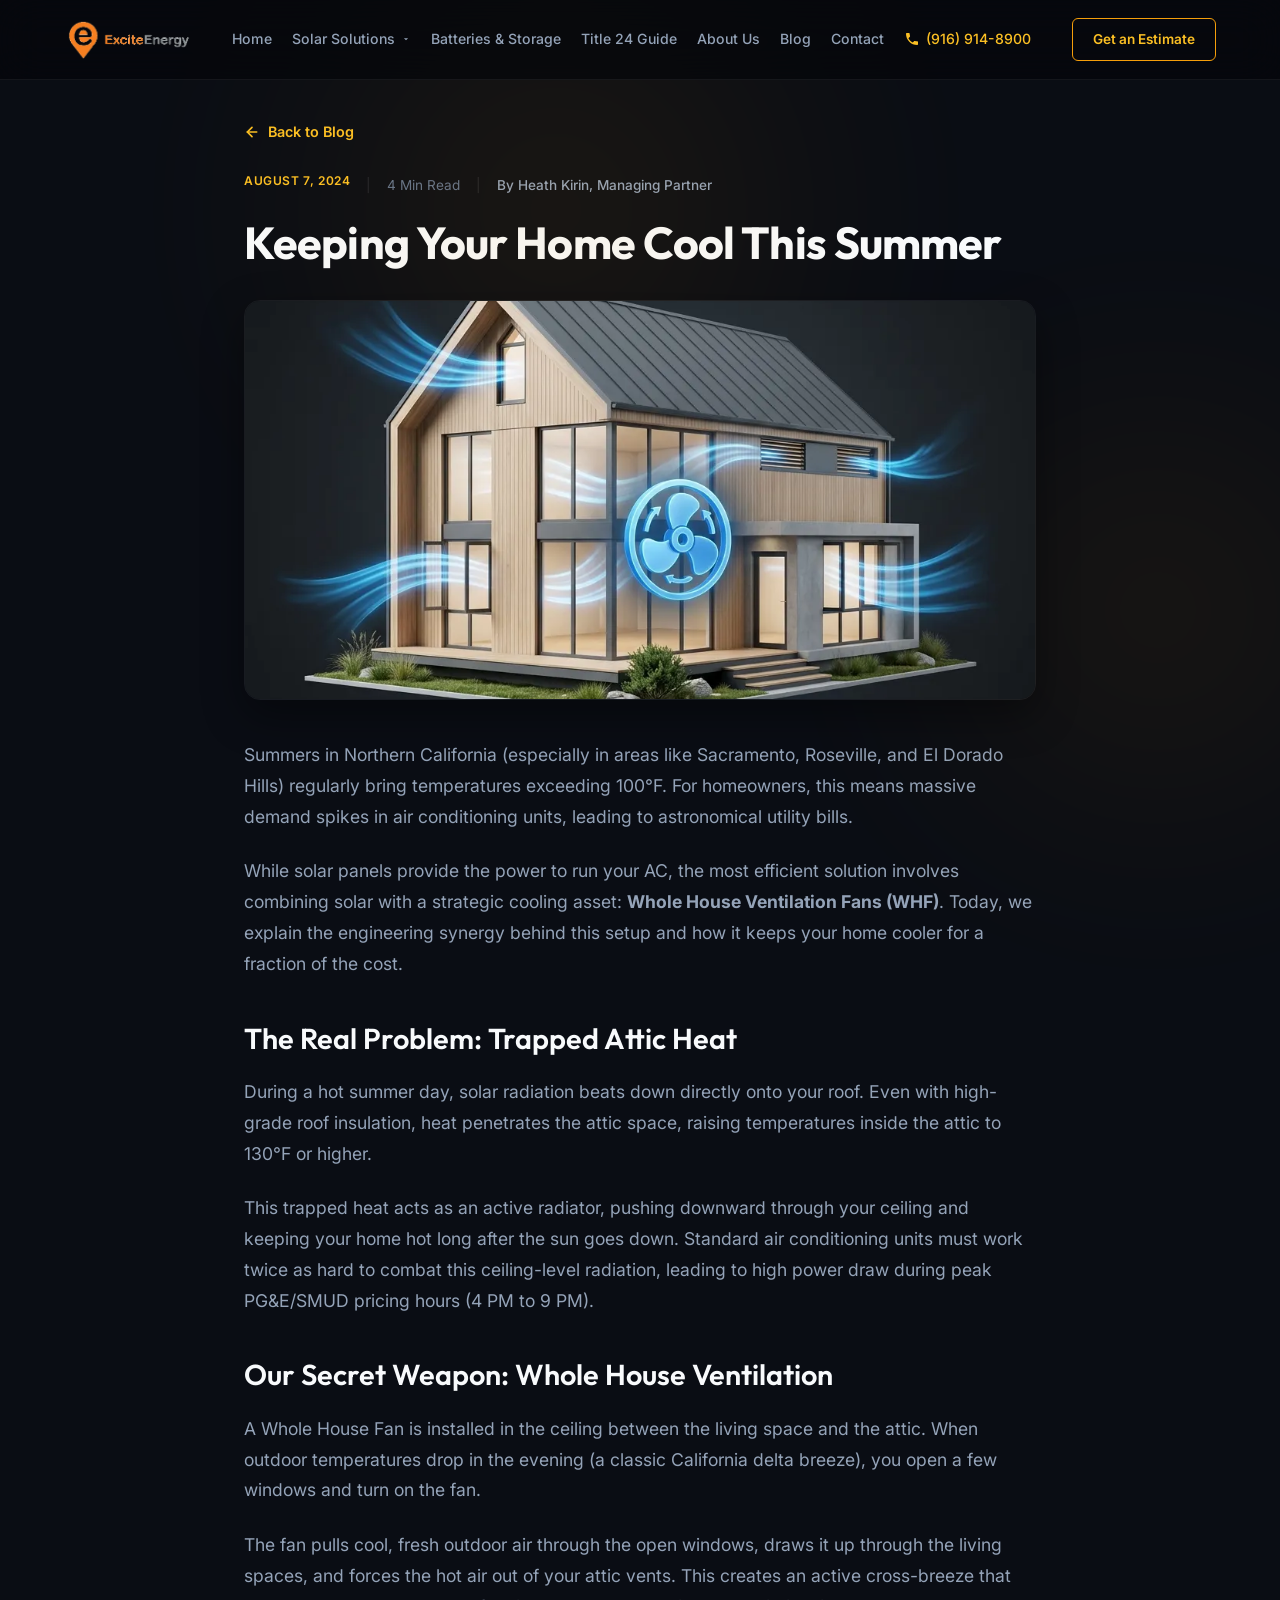
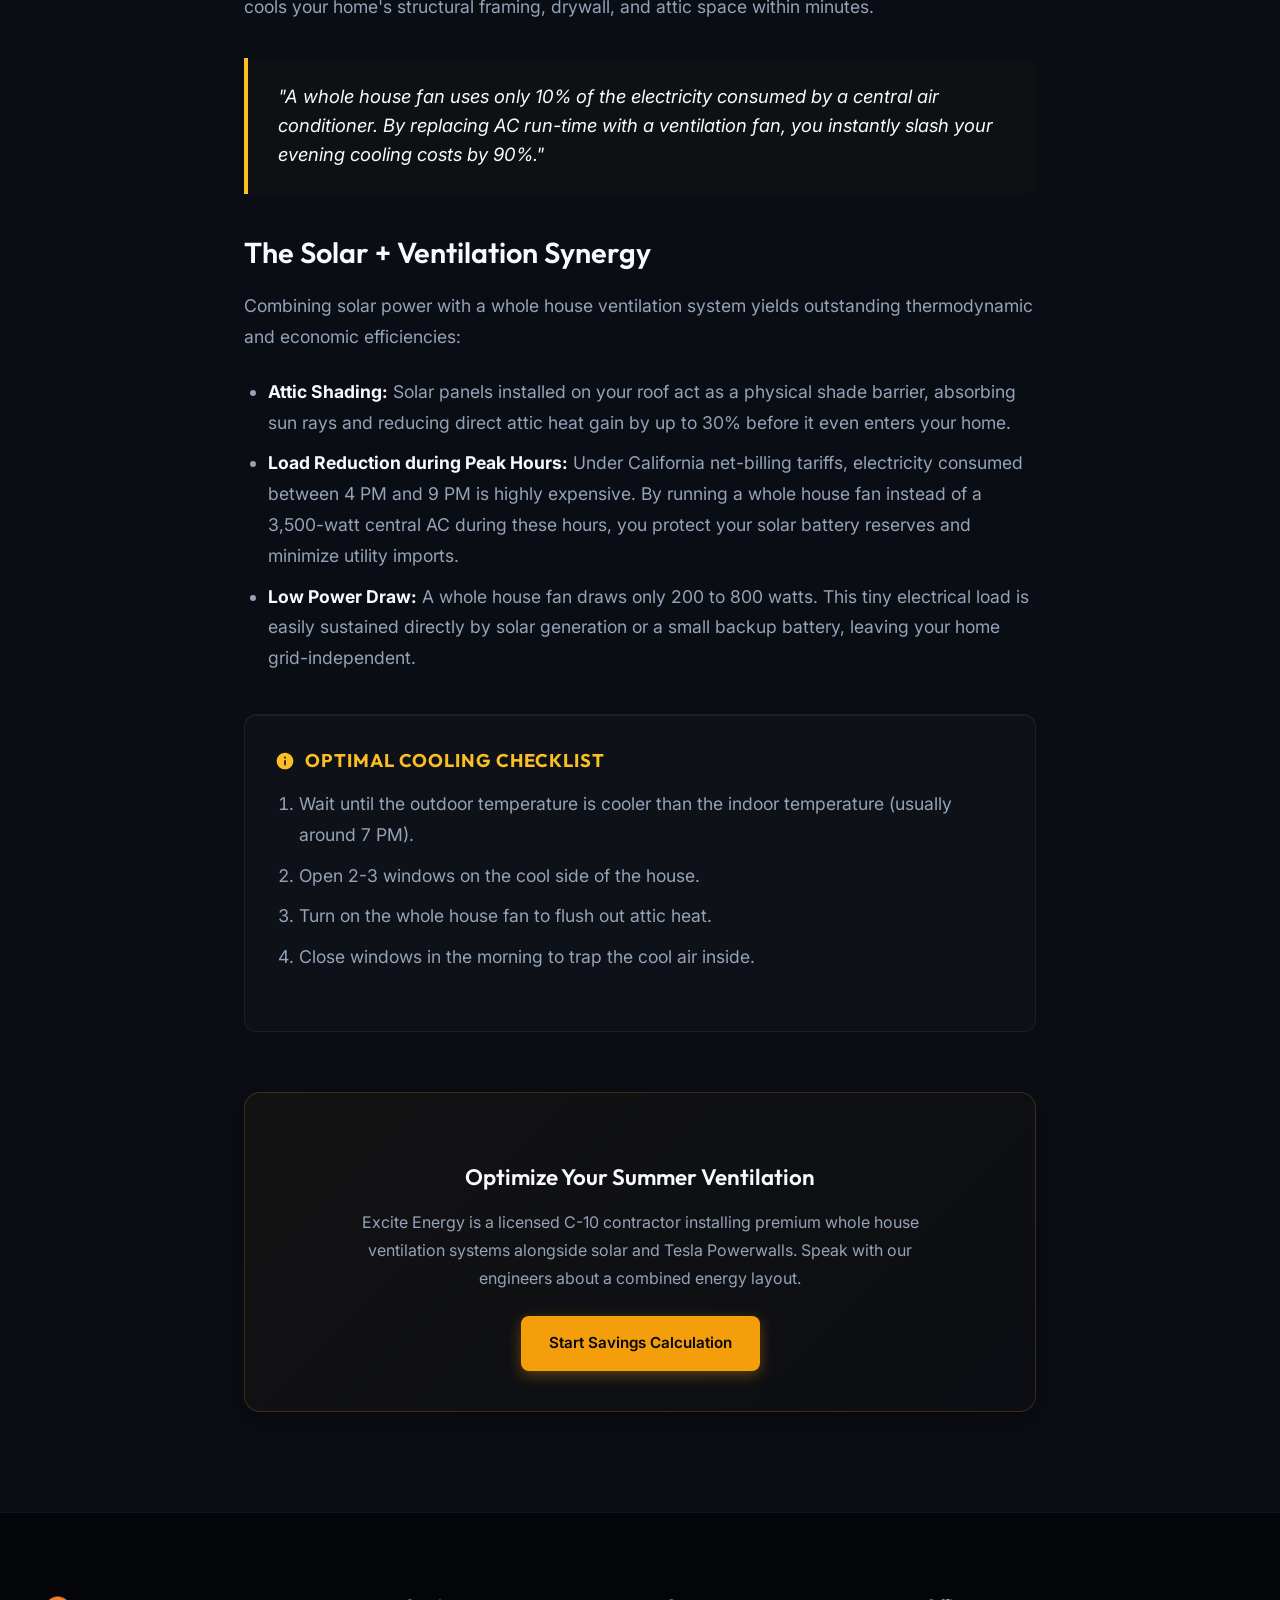
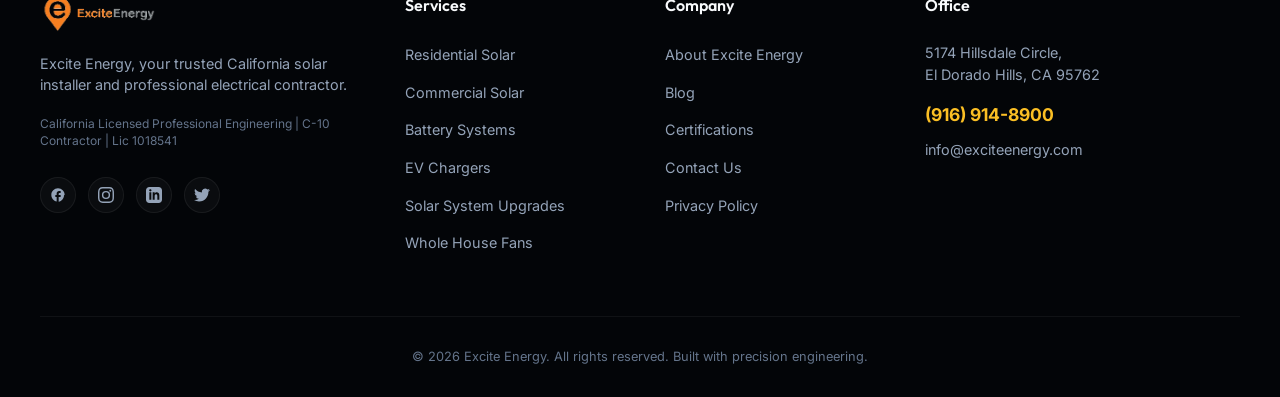
<file: blog_cooling.html>
<!DOCTYPE html>
<html lang="en">
<head>
    <meta charset="UTF-8">
    <meta name="viewport" content="width=device-width, initial-scale=1.0">
    <title>Keeping Your Home Cool This Summer | Excite Energy</title>
    <meta name="description" content="Learn how combining whole house ventilation fans and solar arrays dramatically offsets air conditioning demand spikes during peak summer hours in California.">
    <!-- Google Fonts -->
    <link rel="preconnect" href="https://fonts.googleapis.com">
    <link rel="preconnect" href="https://fonts.gstatic.com" crossorigin>
    <link href="https://fonts.googleapis.com/css2?family=Inter:wght@300;400;500;600;700&family=Outfit:wght@400;500;600;700;800&display=swap" rel="stylesheet">
    <!-- Custom Style Sheet -->
    <link rel="stylesheet" href="style.css">
</head>
<body class="article-page">
    <!-- Top Decorative Ambient Glows -->
    <div class="ambient-glow glow-1"></div>
    <div class="ambient-glow glow-2"></div>

    <!-- Navigation Header -->
    <header class="main-header">
        <div class="header-container">
            <a href="index.html" class="logo-link">
                <img src="logo.webp" alt="Excite Energy Logo" class="header-logo">
            </a>
            <nav class="nav-menu" id="nav-menu">
                <a href="index.html" class="nav-item">Home</a>
                <div class="nav-item nav-item-dropdown">
                    <span class="dropdown-toggle">
                        Solar Solutions
                        <svg class="dropdown-arrow" viewBox="0 0 24 24"><path d="M7 10l5 5 5-5z"/></svg>
                    </span>
                    <div class="dropdown-menu">
                        <a href="residential-solar.html" class="dropdown-item">Residential Solar</a>
                        <a href="commercial-solar.html" class="dropdown-item">Commercial Solar</a>
                        <a href="mounting-options.html" class="dropdown-item">Mounting Options</a>
                    </div>
                </div>
                <a href="batteries.html" class="nav-item">Batteries & Storage</a>
                <a href="title-24.html" class="nav-item">Title 24 Guide</a>
                <a href="about.html" class="nav-item">About Us</a>
                <a href="blog.html" class="nav-item text-active">Blog</a>
                <a href="contact.html" class="nav-item">Contact</a>
                <a href="tel:+19169148900" class="nav-item tel-link">
                    <svg viewBox="0 0 24 24" class="tel-icon"><path d="M6.62 10.79c1.44 2.83 3.76 5.14 6.59 6.59l2.2-2.2c.27-.27.67-.36 1.02-.24 1.12.37 2.33.57 3.57.57.55 0 1 .45 1 1V20c0 .55-.45 1-1 1-9.39 0-17-7.61-17-17 0-.55.45-1 1-1h3.5c.55 0 1 .45 1 1 0 1.25.2 2.45.57 3.57.11.35.03.74-.25 1.02l-2.2 2.2z"/></svg>
                    (916) 914-8900
                </a>
            </nav>
            <div class="header-actions">
                <a href="get-estimate.html" class="cta-btn text-cta">Get an Estimate</a>
                <button class="mobile-toggle" id="mobile-toggle" aria-label="Toggle Menu">
                    <span class="bar"></span>
                    <span class="bar"></span>
                    <span class="bar"></span>
                </button>
            </div>
        </div>
    </header>

    <!-- Main Article Body -->
    <main class="article-container">
        
        <div class="back-link-wrapper">
            <a href="blog.html" class="back-to-home">
                <svg viewBox="0 0 24 24" width="16" height="16" fill="none" stroke="currentColor" stroke-width="2.5" stroke-linecap="round" stroke-linejoin="round"><line x1="19" y1="12" x2="5" y2="12"></line><polyline points="12 19 5 12 12 5"></polyline></svg>
                Back to Blog
            </a>
        </div>

        <div class="article-meta">
            <span class="blog-date">August 7, 2024</span>
            <span class="meta-divider">|</span>
            <span class="meta-read-time">4 Min Read</span>
            <span class="meta-divider">|</span>
            <span class="meta-author">By Heath Kirin, Managing Partner</span>
        </div>

        <h1 class="article-title-detail">Keeping Your Home Cool This Summer</h1>

        <div class="article-featured-image-wrapper">
            <img src="blog_cooling.webp" alt="Keeping Home Cool in Summer" class="article-featured-image">
        </div>

        <div class="article-body-content">
            <p>Summers in Northern California (especially in areas like Sacramento, Roseville, and El Dorado Hills) regularly bring temperatures exceeding 100°F. For homeowners, this means massive demand spikes in air conditioning units, leading to astronomical utility bills.</p>

            <p>While solar panels provide the power to run your AC, the most efficient solution involves combining solar with a strategic cooling asset: <strong>Whole House Ventilation Fans (WHF)</strong>. Today, we explain the engineering synergy behind this setup and how it keeps your home cooler for a fraction of the cost.</p>

            <h2>The Real Problem: Trapped Attic Heat</h2>
            <p>During a hot summer day, solar radiation beats down directly onto your roof. Even with high-grade roof insulation, heat penetrates the attic space, raising temperatures inside the attic to 130°F or higher.</p>
            
            <p>This trapped heat acts as an active radiator, pushing downward through your ceiling and keeping your home hot long after the sun goes down. Standard air conditioning units must work twice as hard to combat this ceiling-level radiation, leading to high power draw during peak PG&E/SMUD pricing hours (4 PM to 9 PM).</p>

            <h2>Our Secret Weapon: Whole House Ventilation</h2>
            <p>A Whole House Fan is installed in the ceiling between the living space and the attic. When outdoor temperatures drop in the evening (a classic California delta breeze), you open a few windows and turn on the fan.</p>
            
            <p>The fan pulls cool, fresh outdoor air through the open windows, draws it up through the living spaces, and forces the hot air out of your attic vents. This creates an active cross-breeze that cools your home's structural framing, drywall, and attic space within minutes.</p>

            <div class="article-blockquote">
                "A whole house fan uses only 10% of the electricity consumed by a central air conditioner. By replacing AC run-time with a ventilation fan, you instantly slash your evening cooling costs by 90%."
            </div>

            <h2>The Solar + Ventilation Synergy</h2>
            <p>Combining solar power with a whole house ventilation system yields outstanding thermodynamic and economic efficiencies:</p>
            
            <ul>
                <li><strong>Attic Shading:</strong> Solar panels installed on your roof act as a physical shade barrier, absorbing sun rays and reducing direct attic heat gain by up to 30% before it even enters your home.</li>
                <li><strong>Load Reduction during Peak Hours:</strong> Under California net-billing tariffs, electricity consumed between 4 PM and 9 PM is highly expensive. By running a whole house fan instead of a 3,500-watt central AC during these hours, you protect your solar battery reserves and minimize utility imports.</li>
                <li><strong>Low Power Draw:</strong> A whole house fan draws only 200 to 800 watts. This tiny electrical load is easily sustained directly by solar generation or a small backup battery, leaving your home grid-independent.</li>
            </ul>

            <div class="article-key-takeaway">
                <div class="takeaway-title">
                    <svg class="takeaway-icon" viewBox="0 0 24 24" fill="currentColor">
                        <path d="M12 2C6.48 2 2 6.48 2 12s4.48 10 10 10 10-4.48 10-10S17.52 2 12 2zm1 15h-2v-6h2v6zm0-8h-2V7h2v2z"/>
                    </svg>
                    Optimal Cooling Checklist
                </div>
                <ol>
                    <li>Wait until the outdoor temperature is cooler than the indoor temperature (usually around 7 PM).</li>
                    <li>Open 2-3 windows on the cool side of the house.</li>
                    <li>Turn on the whole house fan to flush out attic heat.</li>
                    <li>Close windows in the morning to trap the cool air inside.</li>
                </ol>
            </div>

            <!-- Bottom CTA -->
            <div class="article-footer-cta">
                <h3 class="cta-title">Optimize Your Summer Ventilation</h3>
                <p class="cta-text">Excite Energy is a licensed C-10 contractor installing premium whole house ventilation systems alongside solar and Tesla Powerwalls. Speak with our engineers about a combined energy layout.</p>
                <a href="get-estimate.html" class="btn btn-primary">Start Savings Calculation</a>
            </div>

        </div>

    </main>

    <!-- Footer -->
    <footer class="main-footer">
        <div class="footer-top">
            <div class="footer-logo-col">
                <img src="logo.webp" alt="Excite Energy Logo" class="footer-logo">
                <p class="footer-tagline">Excite Energy, your trusted California solar installer and professional electrical contractor.</p>
                <p class="license-info">California Licensed Professional Engineering | C-10 Contractor | Lic 1018541</p>
                
                <!-- Social Links Grid -->
                <div class="social-links">
                    <a href="https://www.facebook.com/exciteenergy/" target="_blank" rel="noopener" class="social-icon" aria-label="Facebook">
                        <svg viewBox="0 0 24 24" fill="currentColor"><path d="M22 12c0-5.52-4.48-10-10-10S2 6.48 2 12c0 4.84 3.44 8.87 8 9.8V15H8v-3h2V9.5C10 7.57 11.57 6 13.5 6H16v3h-2c-.55 0-1 .45-1 1v2h3v3h-3v6.95c4.56-.93 8-4.96 8-9.75z"/></svg>
                    </a>
                    <a href="https://www.instagram.com/exciteenergy/" target="_blank" rel="noopener" class="social-icon" aria-label="Instagram">
                        <svg viewBox="0 0 24 24" fill="currentColor"><path d="M12 2.163c3.204 0 3.584.012 4.85.07 3.252.148 4.771 1.691 4.919 4.919.058 1.265.069 1.645.069 4.849 0 3.205-.012 3.584-.069 4.849-.149 3.225-1.664 4.771-4.919 4.919-1.266.058-1.644.07-4.85.07-3.204 0-3.584-.012-4.849-.07-3.26-.149-4.771-1.699-4.919-4.92-.058-1.265-.07-1.644-.07-4.849 0-3.204.013-3.583.07-4.849.149-3.227 1.664-4.771 4.919-4.919 1.266-.057 1.645-.069 4.849-.069zM12 0C8.741 0 8.333.014 7.053.072 2.695.272.273 2.69.073 7.051.014 8.333 0 8.741 0 12c0 3.259.014 3.668.072 4.948.2 4.358 2.618 6.78 6.98 6.98 1.281.058 1.689.072 4.948.072 3.259 0 3.668-.014 4.948-.072 4.354-.2 6.782-2.618 6.979-6.98.059-1.28.073-1.689.073-4.948 0-3.259-.014-3.667-.072-4.947-.196-4.354-2.617-6.78-6.979-6.98C15.668.014 15.259 0 12 0zm0 5.838a6.162 6.162 0 1 0 0 12.324 6.162 6.162 0 0 0 0-12.324zM12 16a4 4 0 1 1 0-8 4 4 0 0 1 0 8zm6.406-11.845a1.44 1.44 0 1 0 0 2.881 1.44 1.44 0 0 0 0-2.881z"/></svg>
                    </a>
                    <a href="https://www.linkedin.com/company/excite-energy/" target="_blank" rel="noopener" class="social-icon" aria-label="LinkedIn">
                        <svg viewBox="0 0 24 24" fill="currentColor"><path d="M19 0h-14c-2.761 0-5 2.239-5 5v14c0 2.761 2.239 5 5 5h14c2.762 0 5-2.239 5-5v-14c0-2.761-2.238-5-5-5zm-11 19h-3v-11h3v11zm-1.5-12.268c-.966 0-1.75-.779-1.75-1.75s.784-1.75 1.75-1.75 1.75.779 1.75 1.75-.784 1.75-1.75 1.75zm13.5 12.268h-3v-5.604c0-3.368-4-3.113-4 0v5.604h-3v-11h3v1.765c1.396-2.586 7-2.777 7 2.476v6.759z"/></svg>
                    </a>
                    <a href="https://twitter.com/exciteenergy" target="_blank" rel="noopener" class="social-icon" aria-label="Twitter">
                        <svg viewBox="0 0 24 24" fill="currentColor"><path d="M23.953 4.57a10 10 0 01-2.825.775 4.958 4.958 0 002.163-2.723c-.951.555-2.005.959-3.127 1.184a4.92 4.92 0 00-8.384 4.482C7.69 8.095 4.067 6.13 1.64 3.162a4.822 4.822 0 00-.666 2.475c0 1.71.87 3.213 2.188 4.096a4.904 4.904 0 01-2.228-.616v.06a4.923 4.923 0 003.946 4.827 4.996 4.996 0 01-2.212.085 4.936 4.936 0 004.604 3.417 9.867 9.867 0 01-6.102 2.105c-.39 0-.779-.023-1.17-.067a13.995 13.995 0 007.557 2.209c9.053 0 13.998-7.496 13.998-13.985 0-.21 0-.42-.015-.63A9.935 9.935 0 0024 4.59z"/></svg>
                    </a>
                </div>
            </div>
            
            <div class="footer-links-col">
                <h5 class="footer-heading">Services</h5>
                <ul class="footer-links">
                    <li><a href="residential-solar.html">Residential Solar</a></li>
                    <li><a href="commercial-solar.html">Commercial Solar</a></li>
                    <li><a href="batteries.html">Battery Systems</a></li>
                    <li><a href="residential-solar.html#ev-chargers">EV Chargers</a></li>
                    <li><a href="residential-solar.html#upgrades">Solar System Upgrades</a></li>
                    <li><a href="residential-solar.html#house-fans">Whole House Fans</a></li>
                </ul>
            </div>

            <div class="footer-links-col">
                <h5 class="footer-heading">Company</h5>
                <ul class="footer-links">
                    <li><a href="about.html">About Excite Energy</a></li>
                    <li><a href="blog.html">Blog</a></li>
                    <li><a href="certifications.html">Certifications</a></li>
                    <li><a href="contact.html">Contact Us</a></li>
                    <li><a href="https://www.exciteenergy.com/privacy-policy" target="_blank" rel="noopener">Privacy Policy</a></li>
                </ul>
            </div>

            <div class="footer-contact-col">
                <h5 class="footer-heading">Office</h5>
                <p class="office-address">
                    <a href="https://maps.google.com/?q=5174+Hillsdale+Circle,+El+Dorado+Hills,+CA+95762" target="_blank" rel="noopener" class="map-link">
                        5174 Hillsdale Circle,<br>
                        El Dorado Hills, CA 95762
                    </a>
                </p>
                <a href="tel:+19169148900" class="footer-phone">(916) 914-8900</a>
                <a href="mailto:info@exciteenergy.com" class="footer-email">info@exciteenergy.com</a>
            </div>
        </div>
        
        <div class="footer-bottom">
            <p class="copy-text">&copy; 2026 Excite Energy. All rights reserved. Built with precision engineering.</p>
        </div>
    </footer>

    <!-- Custom Script -->
    <script src="app.js"></script>
</body>
</html>
</file>
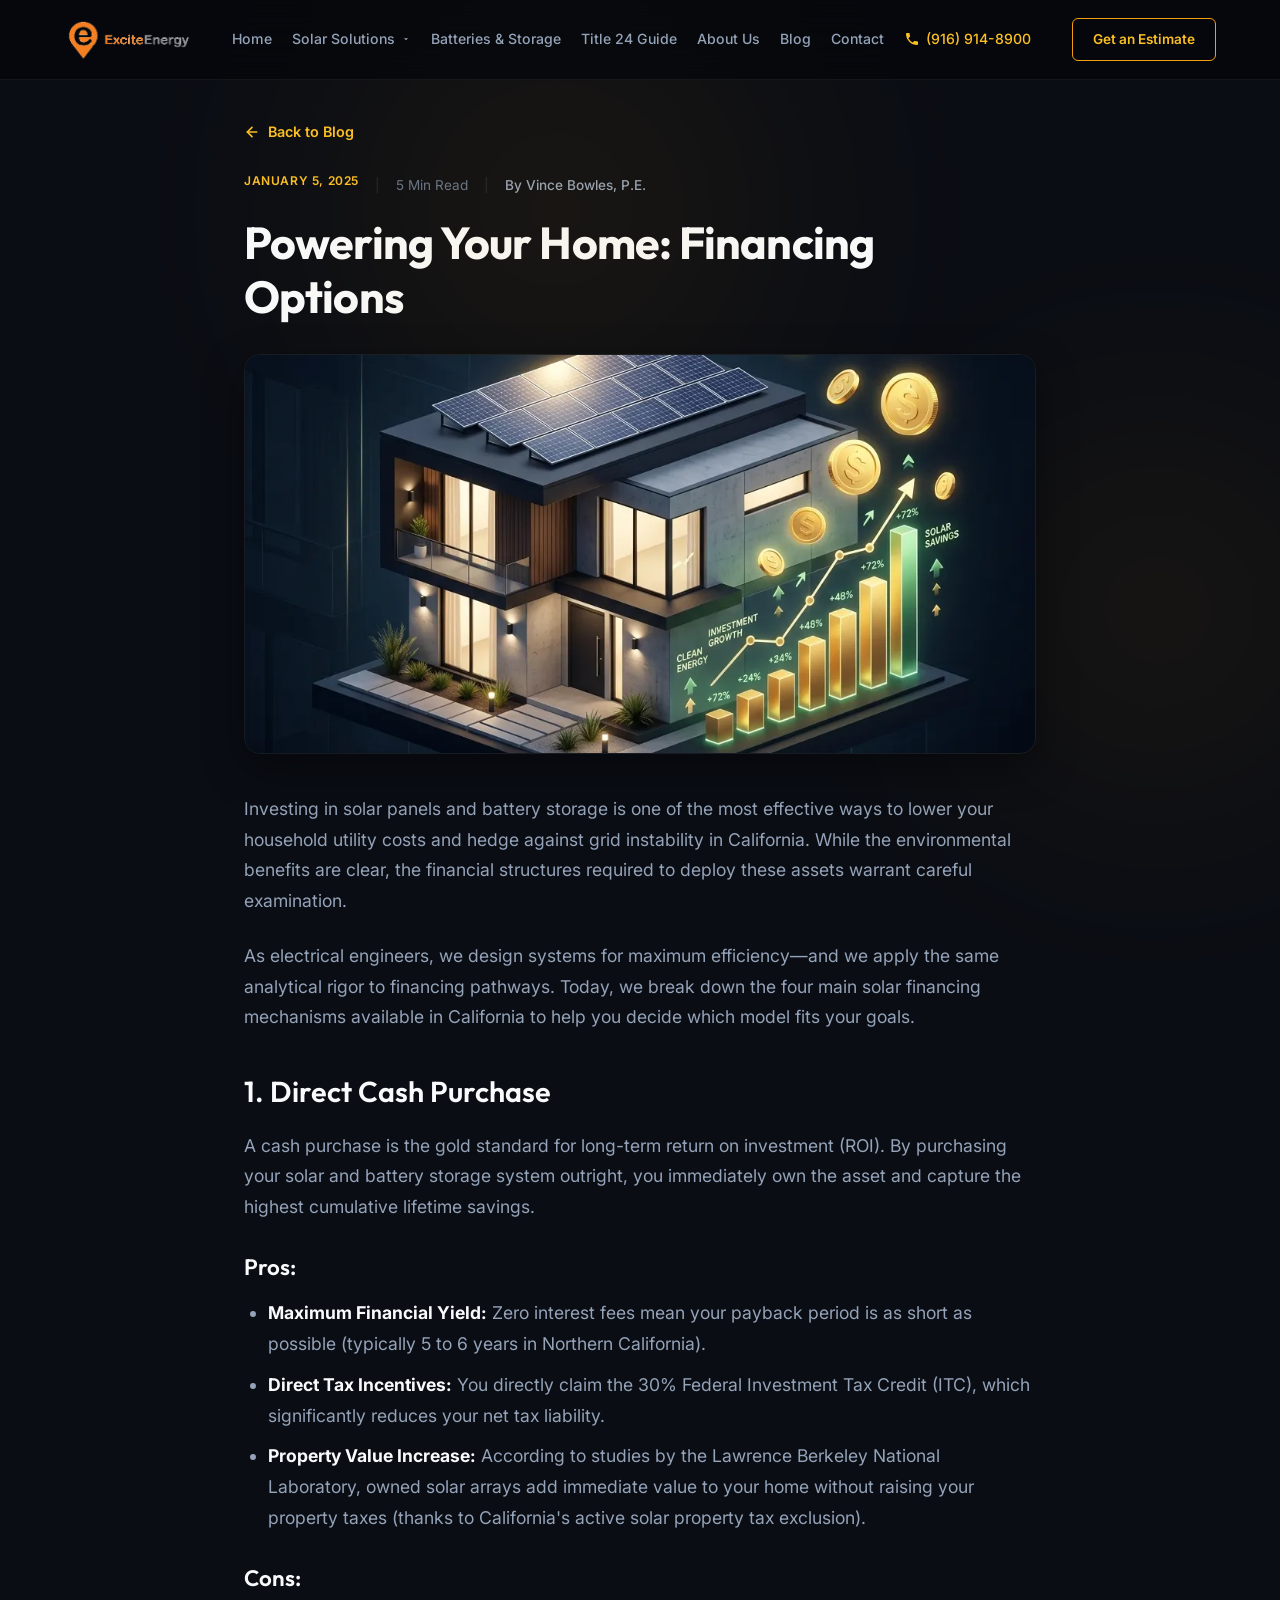
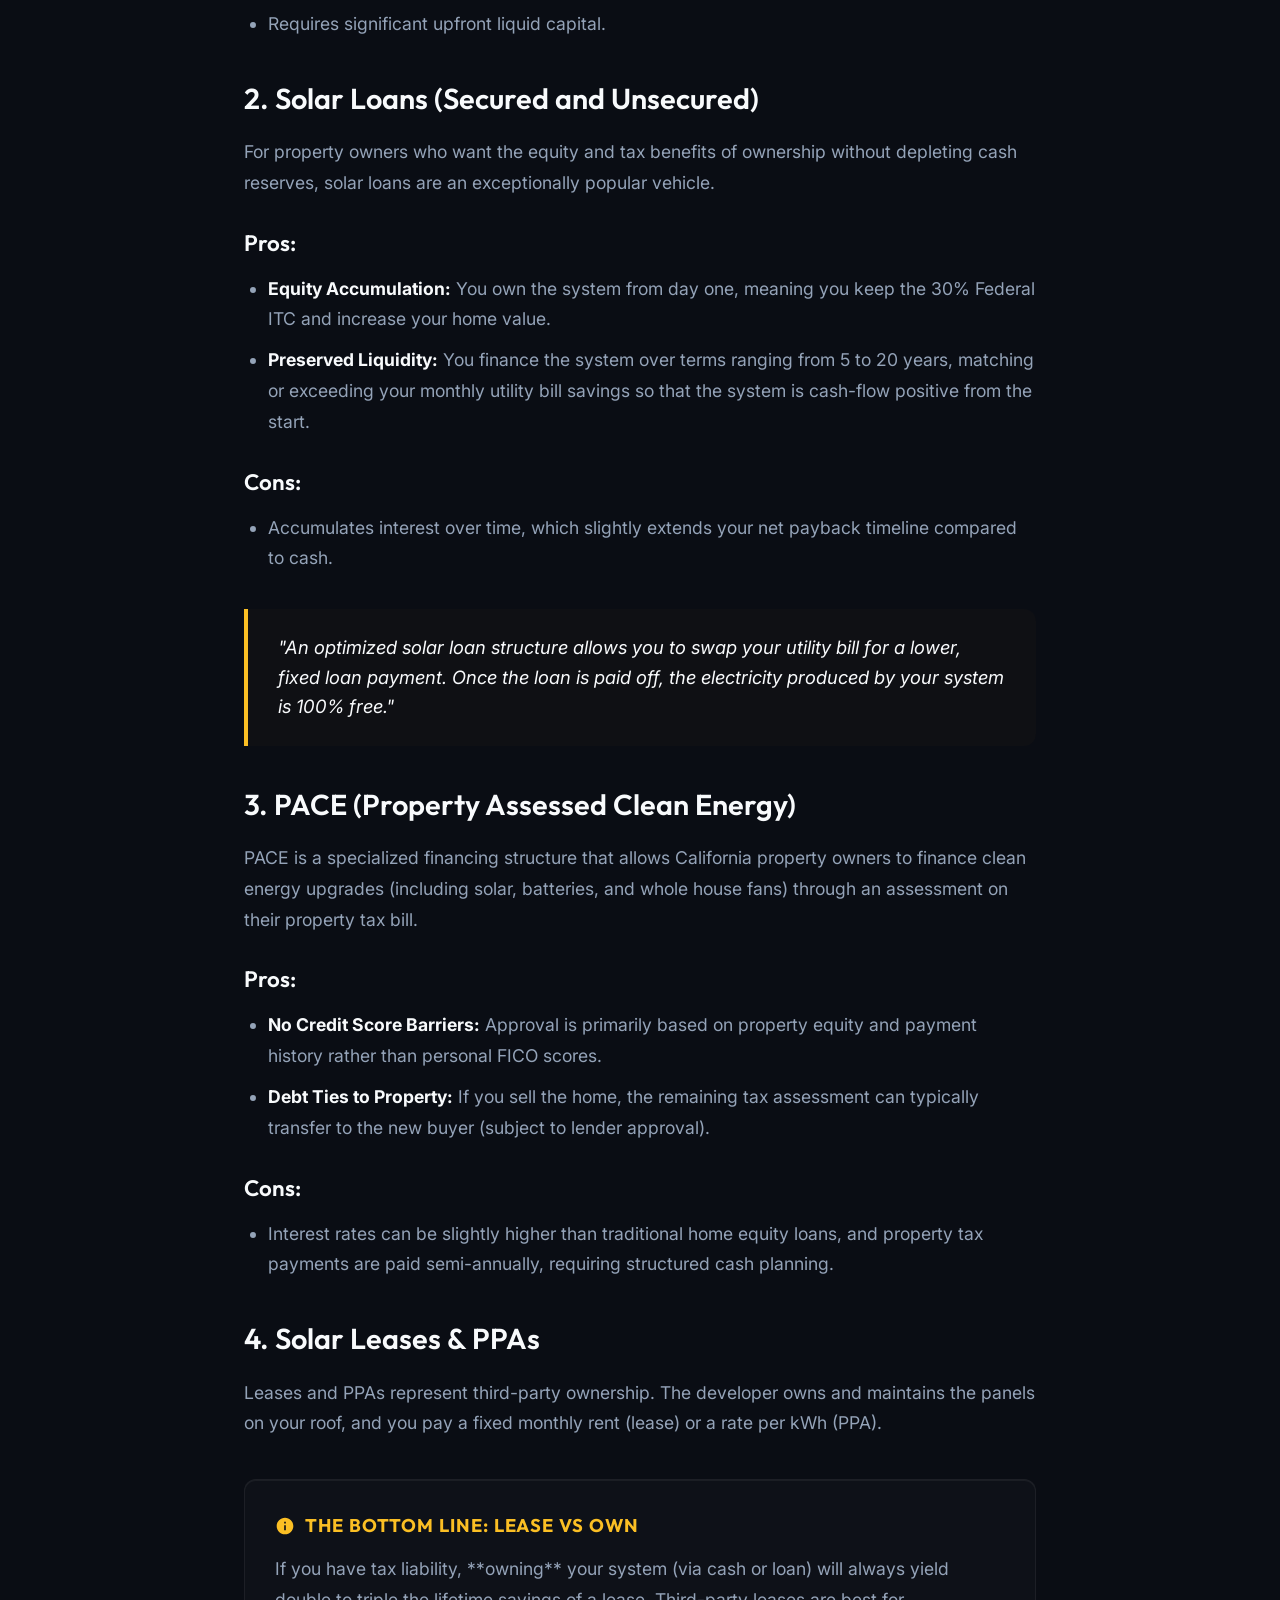
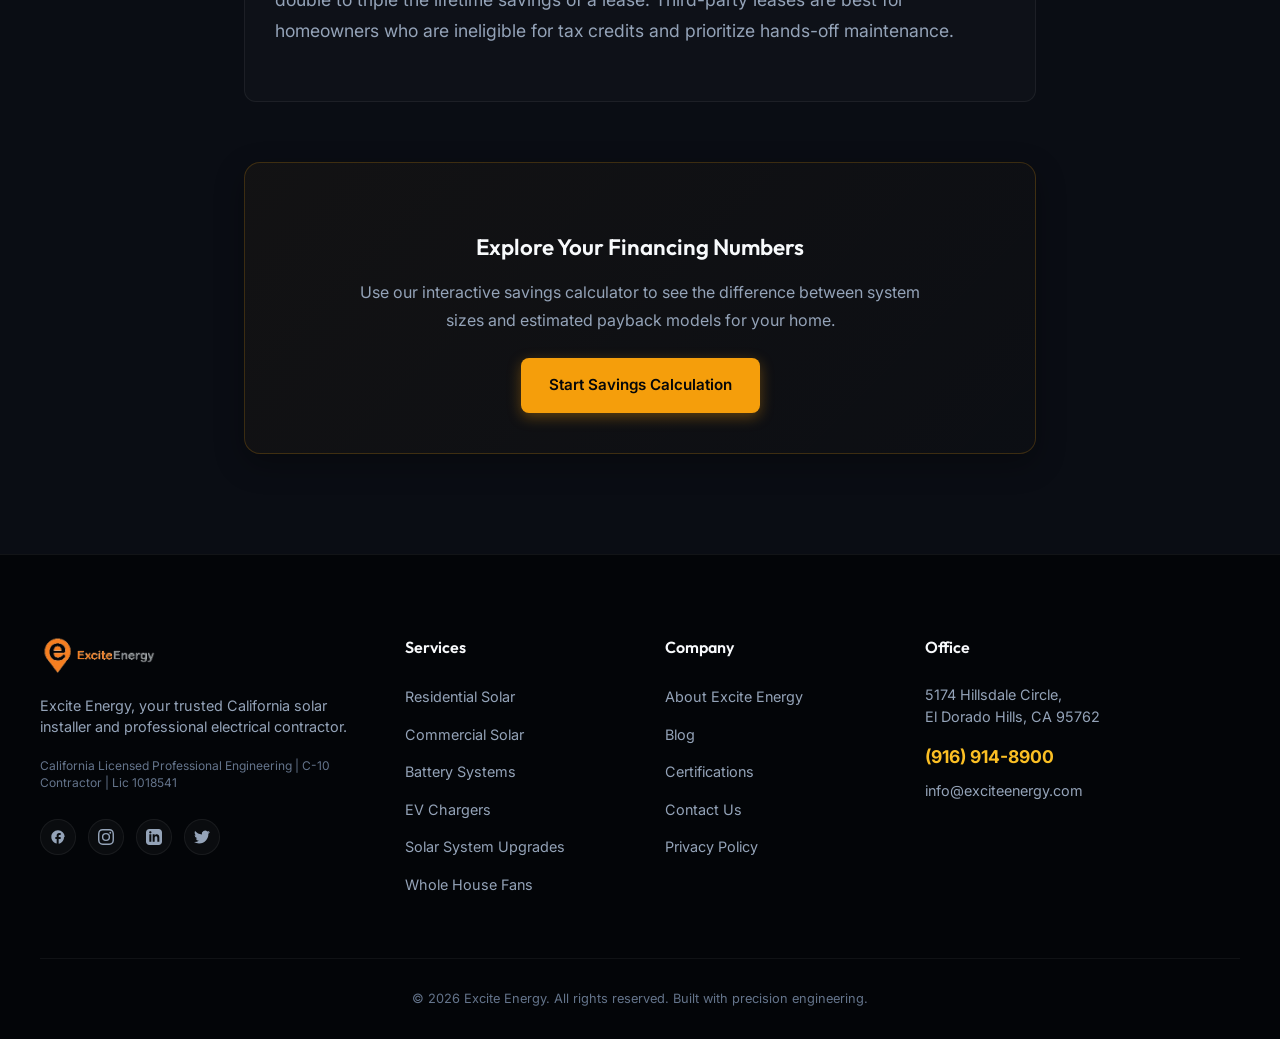
<file: blog_finance.html>
<!DOCTYPE html>
<html lang="en">
<head>
    <meta charset="UTF-8">
    <meta name="viewport" content="width=device-width, initial-scale=1.0">
    <title>Powering Your Home: Financing Options | Excite Energy</title>
    <meta name="description" content="A comprehensive review of capital financing, clean energy loans, California PACE programs, and solar battery storage tax incentives.">
    <!-- Google Fonts -->
    <link rel="preconnect" href="https://fonts.googleapis.com">
    <link rel="preconnect" href="https://fonts.gstatic.com" crossorigin>
    <link href="https://fonts.googleapis.com/css2?family=Inter:wght@300;400;500;600;700&family=Outfit:wght@400;500;600;700;800&display=swap" rel="stylesheet">
    <!-- Custom Style Sheet -->
    <link rel="stylesheet" href="style.css">
</head>
<body class="article-page">
    <!-- Top Decorative Ambient Glows -->
    <div class="ambient-glow glow-1"></div>
    <div class="ambient-glow glow-2"></div>

    <!-- Navigation Header -->
    <header class="main-header">
        <div class="header-container">
            <a href="index.html" class="logo-link">
                <img src="logo.webp" alt="Excite Energy Logo" class="header-logo">
            </a>
            <nav class="nav-menu" id="nav-menu">
                <a href="index.html" class="nav-item">Home</a>
                <div class="nav-item nav-item-dropdown">
                    <span class="dropdown-toggle">
                        Solar Solutions
                        <svg class="dropdown-arrow" viewBox="0 0 24 24"><path d="M7 10l5 5 5-5z"/></svg>
                    </span>
                    <div class="dropdown-menu">
                        <a href="residential-solar.html" class="dropdown-item">Residential Solar</a>
                        <a href="commercial-solar.html" class="dropdown-item">Commercial Solar</a>
                        <a href="mounting-options.html" class="dropdown-item">Mounting Options</a>
                    </div>
                </div>
                <a href="batteries.html" class="nav-item">Batteries & Storage</a>
                <a href="title-24.html" class="nav-item">Title 24 Guide</a>
                <a href="about.html" class="nav-item">About Us</a>
                <a href="blog.html" class="nav-item text-active">Blog</a>
                <a href="contact.html" class="nav-item">Contact</a>
                <a href="tel:+19169148900" class="nav-item tel-link">
                    <svg viewBox="0 0 24 24" class="tel-icon"><path d="M6.62 10.79c1.44 2.83 3.76 5.14 6.59 6.59l2.2-2.2c.27-.27.67-.36 1.02-.24 1.12.37 2.33.57 3.57.57.55 0 1 .45 1 1V20c0 .55-.45 1-1 1-9.39 0-17-7.61-17-17 0-.55.45-1 1-1h3.5c.55 0 1 .45 1 1 0 1.25.2 2.45.57 3.57.11.35.03.74-.25 1.02l-2.2 2.2z"/></svg>
                    (916) 914-8900
                </a>
            </nav>
            <div class="header-actions">
                <a href="get-estimate.html" class="cta-btn text-cta">Get an Estimate</a>
                <button class="mobile-toggle" id="mobile-toggle" aria-label="Toggle Menu">
                    <span class="bar"></span>
                    <span class="bar"></span>
                    <span class="bar"></span>
                </button>
            </div>
        </div>
    </header>

    <!-- Main Article Body -->
    <main class="article-container">
        
        <div class="back-link-wrapper">
            <a href="blog.html" class="back-to-home">
                <svg viewBox="0 0 24 24" width="16" height="16" fill="none" stroke="currentColor" stroke-width="2.5" stroke-linecap="round" stroke-linejoin="round"><line x1="19" y1="12" x2="5" y2="12"></line><polyline points="12 19 5 12 12 5"></polyline></svg>
                Back to Blog
            </a>
        </div>

        <div class="article-meta">
            <span class="blog-date">January 5, 2025</span>
            <span class="meta-divider">|</span>
            <span class="meta-read-time">5 Min Read</span>
            <span class="meta-divider">|</span>
            <span class="meta-author">By Vince Bowles, P.E.</span>
        </div>

        <h1 class="article-title-detail">Powering Your Home: Financing Options</h1>

        <div class="article-featured-image-wrapper">
            <img src="blog_finance.webp" alt="Solar Financing Options" class="article-featured-image">
        </div>

        <div class="article-body-content">
            <p>Investing in solar panels and battery storage is one of the most effective ways to lower your household utility costs and hedge against grid instability in California. While the environmental benefits are clear, the financial structures required to deploy these assets warrant careful examination.</p>

            <p>As electrical engineers, we design systems for maximum efficiency—and we apply the same analytical rigor to financing pathways. Today, we break down the four main solar financing mechanisms available in California to help you decide which model fits your goals.</p>

            <h2>1. Direct Cash Purchase</h2>
            <p>A cash purchase is the gold standard for long-term return on investment (ROI). By purchasing your solar and battery storage system outright, you immediately own the asset and capture the highest cumulative lifetime savings.</p>
            
            <h3>Pros:</h3>
            <ul>
                <li><strong>Maximum Financial Yield:</strong> Zero interest fees mean your payback period is as short as possible (typically 5 to 6 years in Northern California).</li>
                <li><strong>Direct Tax Incentives:</strong> You directly claim the 30% Federal Investment Tax Credit (ITC), which significantly reduces your net tax liability.</li>
                <li><strong>Property Value Increase:</strong> According to studies by the Lawrence Berkeley National Laboratory, owned solar arrays add immediate value to your home without raising your property taxes (thanks to California's active solar property tax exclusion).</li>
            </ul>
            <h3>Cons:</h3>
            <ul>
                <li>Requires significant upfront liquid capital.</li>
            </ul>

            <h2>2. Solar Loans (Secured and Unsecured)</h2>
            <p>For property owners who want the equity and tax benefits of ownership without depleting cash reserves, solar loans are an exceptionally popular vehicle.</p>
            
            <h3>Pros:</h3>
            <ul>
                <li><strong>Equity Accumulation:</strong> You own the system from day one, meaning you keep the 30% Federal ITC and increase your home value.</li>
                <li><strong>Preserved Liquidity:</strong> You finance the system over terms ranging from 5 to 20 years, matching or exceeding your monthly utility bill savings so that the system is cash-flow positive from the start.</li>
            </ul>
            <h3>Cons:</h3>
            <ul>
                <li>Accumulates interest over time, which slightly extends your net payback timeline compared to cash.</li>
            </ul>

            <div class="article-blockquote">
                "An optimized solar loan structure allows you to swap your utility bill for a lower, fixed loan payment. Once the loan is paid off, the electricity produced by your system is 100% free."
            </div>

            <h2>3. PACE (Property Assessed Clean Energy)</h2>
            <p>PACE is a specialized financing structure that allows California property owners to finance clean energy upgrades (including solar, batteries, and whole house fans) through an assessment on their property tax bill.</p>
            
            <h3>Pros:</h3>
            <ul>
                <li><strong>No Credit Score Barriers:</strong> Approval is primarily based on property equity and payment history rather than personal FICO scores.</li>
                <li><strong>Debt Ties to Property:</strong> If you sell the home, the remaining tax assessment can typically transfer to the new buyer (subject to lender approval).</li>
            </ul>
            <h3>Cons:</h3>
            <ul>
                <li>Interest rates can be slightly higher than traditional home equity loans, and property tax payments are paid semi-annually, requiring structured cash planning.</li>
            </ul>

            <h2>4. Solar Leases & PPAs</h2>
            <p>Leases and PPAs represent third-party ownership. The developer owns and maintains the panels on your roof, and you pay a fixed monthly rent (lease) or a rate per kWh (PPA).</p>

            <div class="article-key-takeaway">
                <div class="takeaway-title">
                    <svg class="takeaway-icon" viewBox="0 0 24 24" fill="currentColor">
                        <path d="M12 2C6.48 2 2 6.48 2 12s4.48 10 10 10 10-4.48 10-10S17.52 2 12 2zm1 15h-2v-6h2v6zm0-8h-2V7h2v2z"/>
                    </svg>
                    The Bottom Line: Lease vs Own
                </div>
                <p>If you have tax liability, **owning** your system (via cash or loan) will always yield double to triple the lifetime savings of a lease. Third-party leases are best for homeowners who are ineligible for tax credits and prioritize hands-off maintenance.</p>
            </div>

            <!-- Bottom CTA -->
            <div class="article-footer-cta">
                <h3 class="cta-title">Explore Your Financing Numbers</h3>
                <p class="cta-text">Use our interactive savings calculator to see the difference between system sizes and estimated payback models for your home.</p>
                <a href="get-estimate.html" class="btn btn-primary">Start Savings Calculation</a>
            </div>

        </div>

    </main>

    <!-- Footer -->
    <footer class="main-footer">
        <div class="footer-top">
            <div class="footer-logo-col">
                <img src="logo.webp" alt="Excite Energy Logo" class="footer-logo">
                <p class="footer-tagline">Excite Energy, your trusted California solar installer and professional electrical contractor.</p>
                <p class="license-info">California Licensed Professional Engineering | C-10 Contractor | Lic 1018541</p>
                
                <!-- Social Links Grid -->
                <div class="social-links">
                    <a href="https://www.facebook.com/exciteenergy/" target="_blank" rel="noopener" class="social-icon" aria-label="Facebook">
                        <svg viewBox="0 0 24 24" fill="currentColor"><path d="M22 12c0-5.52-4.48-10-10-10S2 6.48 2 12c0 4.84 3.44 8.87 8 9.8V15H8v-3h2V9.5C10 7.57 11.57 6 13.5 6H16v3h-2c-.55 0-1 .45-1 1v2h3v3h-3v6.95c4.56-.93 8-4.96 8-9.75z"/></svg>
                    </a>
                    <a href="https://www.instagram.com/exciteenergy/" target="_blank" rel="noopener" class="social-icon" aria-label="Instagram">
                        <svg viewBox="0 0 24 24" fill="currentColor"><path d="M12 2.163c3.204 0 3.584.012 4.85.07 3.252.148 4.771 1.691 4.919 4.919.058 1.265.069 1.645.069 4.849 0 3.205-.012 3.584-.069 4.849-.149 3.225-1.664 4.771-4.919 4.919-1.266.058-1.644.07-4.85.07-3.204 0-3.584-.012-4.849-.07-3.26-.149-4.771-1.699-4.919-4.92-.058-1.265-.07-1.644-.07-4.849 0-3.204.013-3.583.07-4.849.149-3.227 1.664-4.771 4.919-4.919 1.266-.057 1.645-.069 4.849-.069zM12 0C8.741 0 8.333.014 7.053.072 2.695.272.273 2.69.073 7.051.014 8.333 0 8.741 0 12c0 3.259.014 3.668.072 4.948.2 4.358 2.618 6.78 6.98 6.98 1.281.058 1.689.072 4.948.072 3.259 0 3.668-.014 4.948-.072 4.354-.2 6.782-2.618 6.979-6.98.059-1.28.073-1.689.073-4.948 0-3.259-.014-3.667-.072-4.947-.196-4.354-2.617-6.78-6.979-6.98C15.668.014 15.259 0 12 0zm0 5.838a6.162 6.162 0 1 0 0 12.324 6.162 6.162 0 0 0 0-12.324zM12 16a4 4 0 1 1 0-8 4 4 0 0 1 0 8zm6.406-11.845a1.44 1.44 0 1 0 0 2.881 1.44 1.44 0 0 0 0-2.881z"/></svg>
                    </a>
                    <a href="https://www.linkedin.com/company/excite-energy/" target="_blank" rel="noopener" class="social-icon" aria-label="LinkedIn">
                        <svg viewBox="0 0 24 24" fill="currentColor"><path d="M19 0h-14c-2.761 0-5 2.239-5 5v14c0 2.761 2.239 5 5 5h14c2.762 0 5-2.239 5-5v-14c0-2.761-2.238-5-5-5zm-11 19h-3v-11h3v11zm-1.5-12.268c-.966 0-1.75-.779-1.75-1.75s.784-1.75 1.75-1.75 1.75.779 1.75 1.75-.784 1.75-1.75 1.75zm13.5 12.268h-3v-5.604c0-3.368-4-3.113-4 0v5.604h-3v-11h3v1.765c1.396-2.586 7-2.777 7 2.476v6.759z"/></svg>
                    </a>
                    <a href="https://twitter.com/exciteenergy" target="_blank" rel="noopener" class="social-icon" aria-label="Twitter">
                        <svg viewBox="0 0 24 24" fill="currentColor"><path d="M23.953 4.57a10 10 0 01-2.825.775 4.958 4.958 0 002.163-2.723c-.951.555-2.005.959-3.127 1.184a4.92 4.92 0 00-8.384 4.482C7.69 8.095 4.067 6.13 1.64 3.162a4.822 4.822 0 00-.666 2.475c0 1.71.87 3.213 2.188 4.096a4.904 4.904 0 01-2.228-.616v.06a4.923 4.923 0 003.946 4.827 4.996 4.996 0 01-2.212.085 4.936 4.936 0 004.604 3.417 9.867 9.867 0 01-6.102 2.105c-.39 0-.779-.023-1.17-.067a13.995 13.995 0 007.557 2.209c9.053 0 13.998-7.496 13.998-13.985 0-.21 0-.42-.015-.63A9.935 9.935 0 0024 4.59z"/></svg>
                    </a>
                </div>
            </div>
            
            <div class="footer-links-col">
                <h5 class="footer-heading">Services</h5>
                <ul class="footer-links">
                    <li><a href="residential-solar.html">Residential Solar</a></li>
                    <li><a href="commercial-solar.html">Commercial Solar</a></li>
                    <li><a href="batteries.html">Battery Systems</a></li>
                    <li><a href="residential-solar.html#ev-chargers">EV Chargers</a></li>
                    <li><a href="residential-solar.html#upgrades">Solar System Upgrades</a></li>
                    <li><a href="residential-solar.html#house-fans">Whole House Fans</a></li>
                </ul>
            </div>

            <div class="footer-links-col">
                <h5 class="footer-heading">Company</h5>
                <ul class="footer-links">
                    <li><a href="about.html">About Excite Energy</a></li>
                    <li><a href="blog.html">Blog</a></li>
                    <li><a href="certifications.html">Certifications</a></li>
                    <li><a href="contact.html">Contact Us</a></li>
                    <li><a href="https://www.exciteenergy.com/privacy-policy" target="_blank" rel="noopener">Privacy Policy</a></li>
                </ul>
            </div>

            <div class="footer-contact-col">
                <h5 class="footer-heading">Office</h5>
                <p class="office-address">
                    <a href="https://maps.google.com/?q=5174+Hillsdale+Circle,+El+Dorado+Hills,+CA+95762" target="_blank" rel="noopener" class="map-link">
                        5174 Hillsdale Circle,<br>
                        El Dorado Hills, CA 95762
                    </a>
                </p>
                <a href="tel:+19169148900" class="footer-phone">(916) 914-8900</a>
                <a href="mailto:info@exciteenergy.com" class="footer-email">info@exciteenergy.com</a>
            </div>
        </div>
        
        <div class="footer-bottom">
            <p class="copy-text">&copy; 2026 Excite Energy. All rights reserved. Built with precision engineering.</p>
        </div>
    </footer>

    <!-- Custom Script -->
    <script src="app.js"></script>
</body>
</html>
</file>
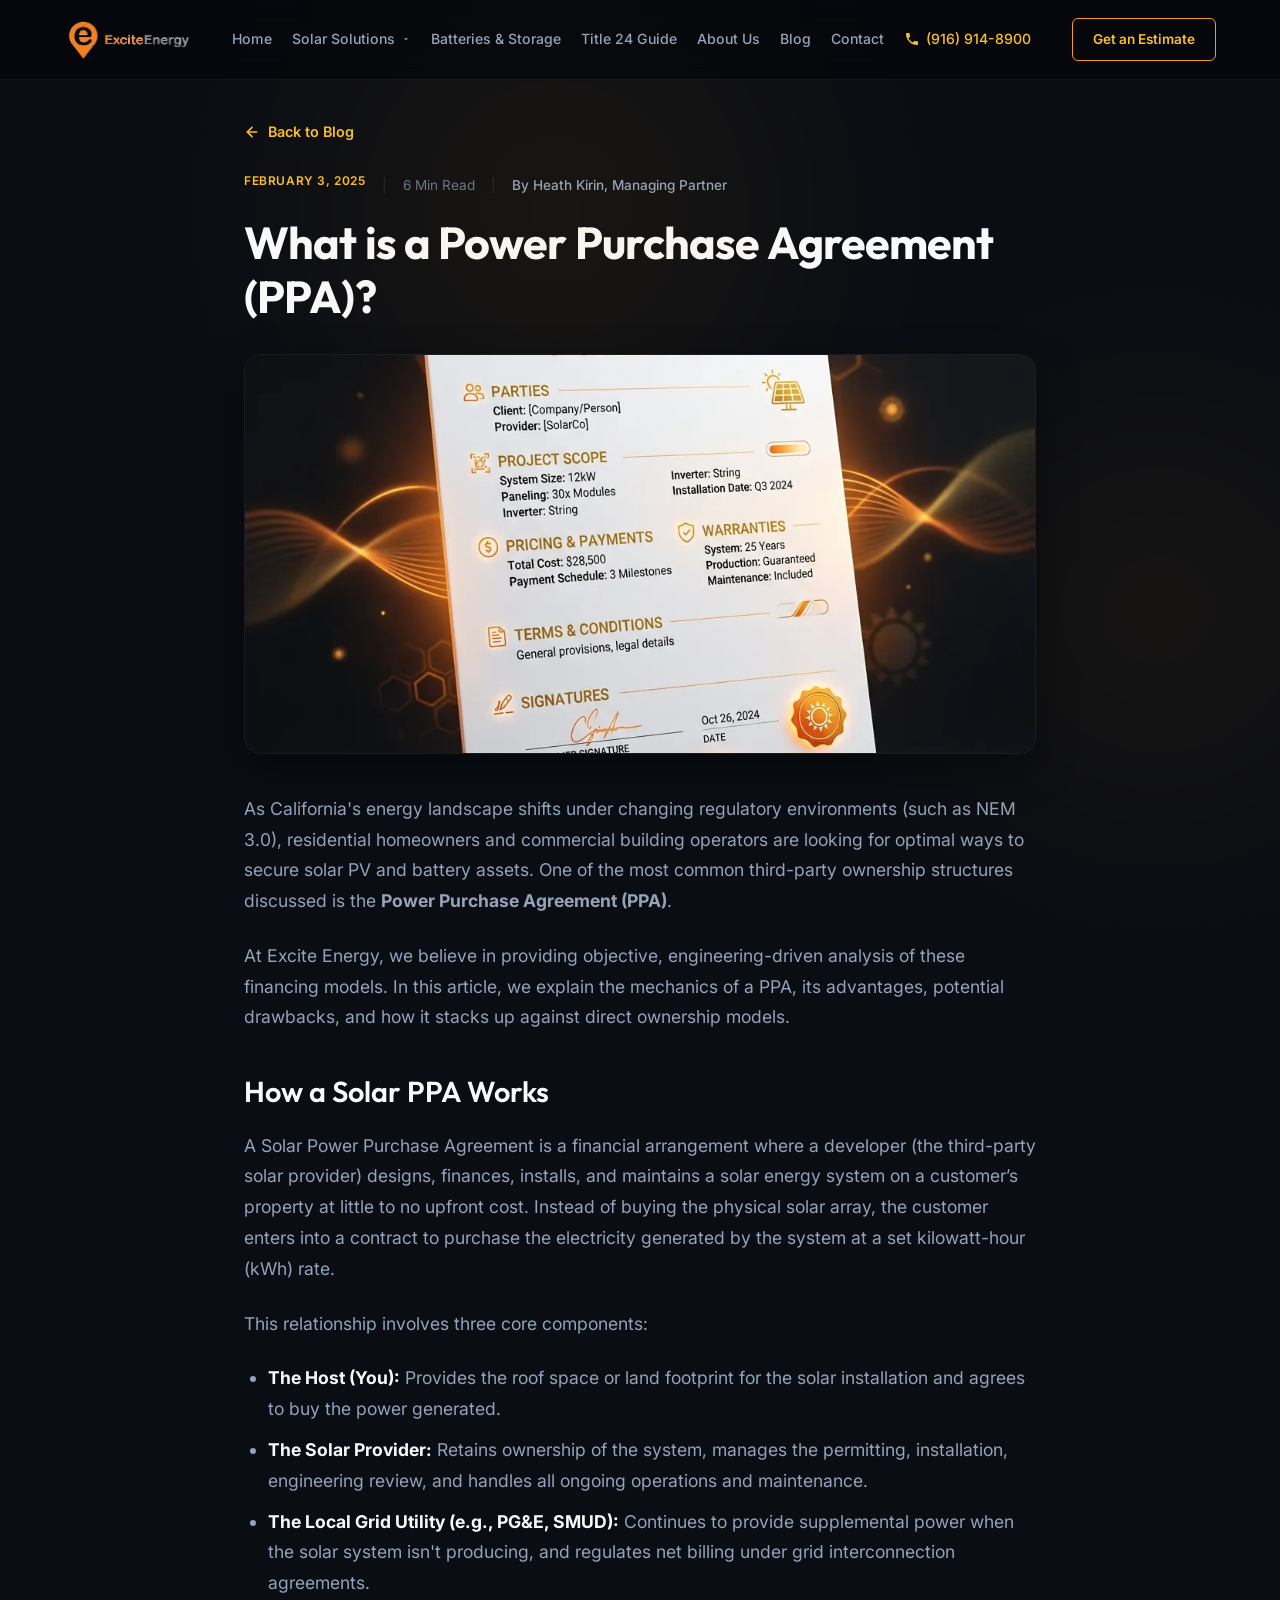
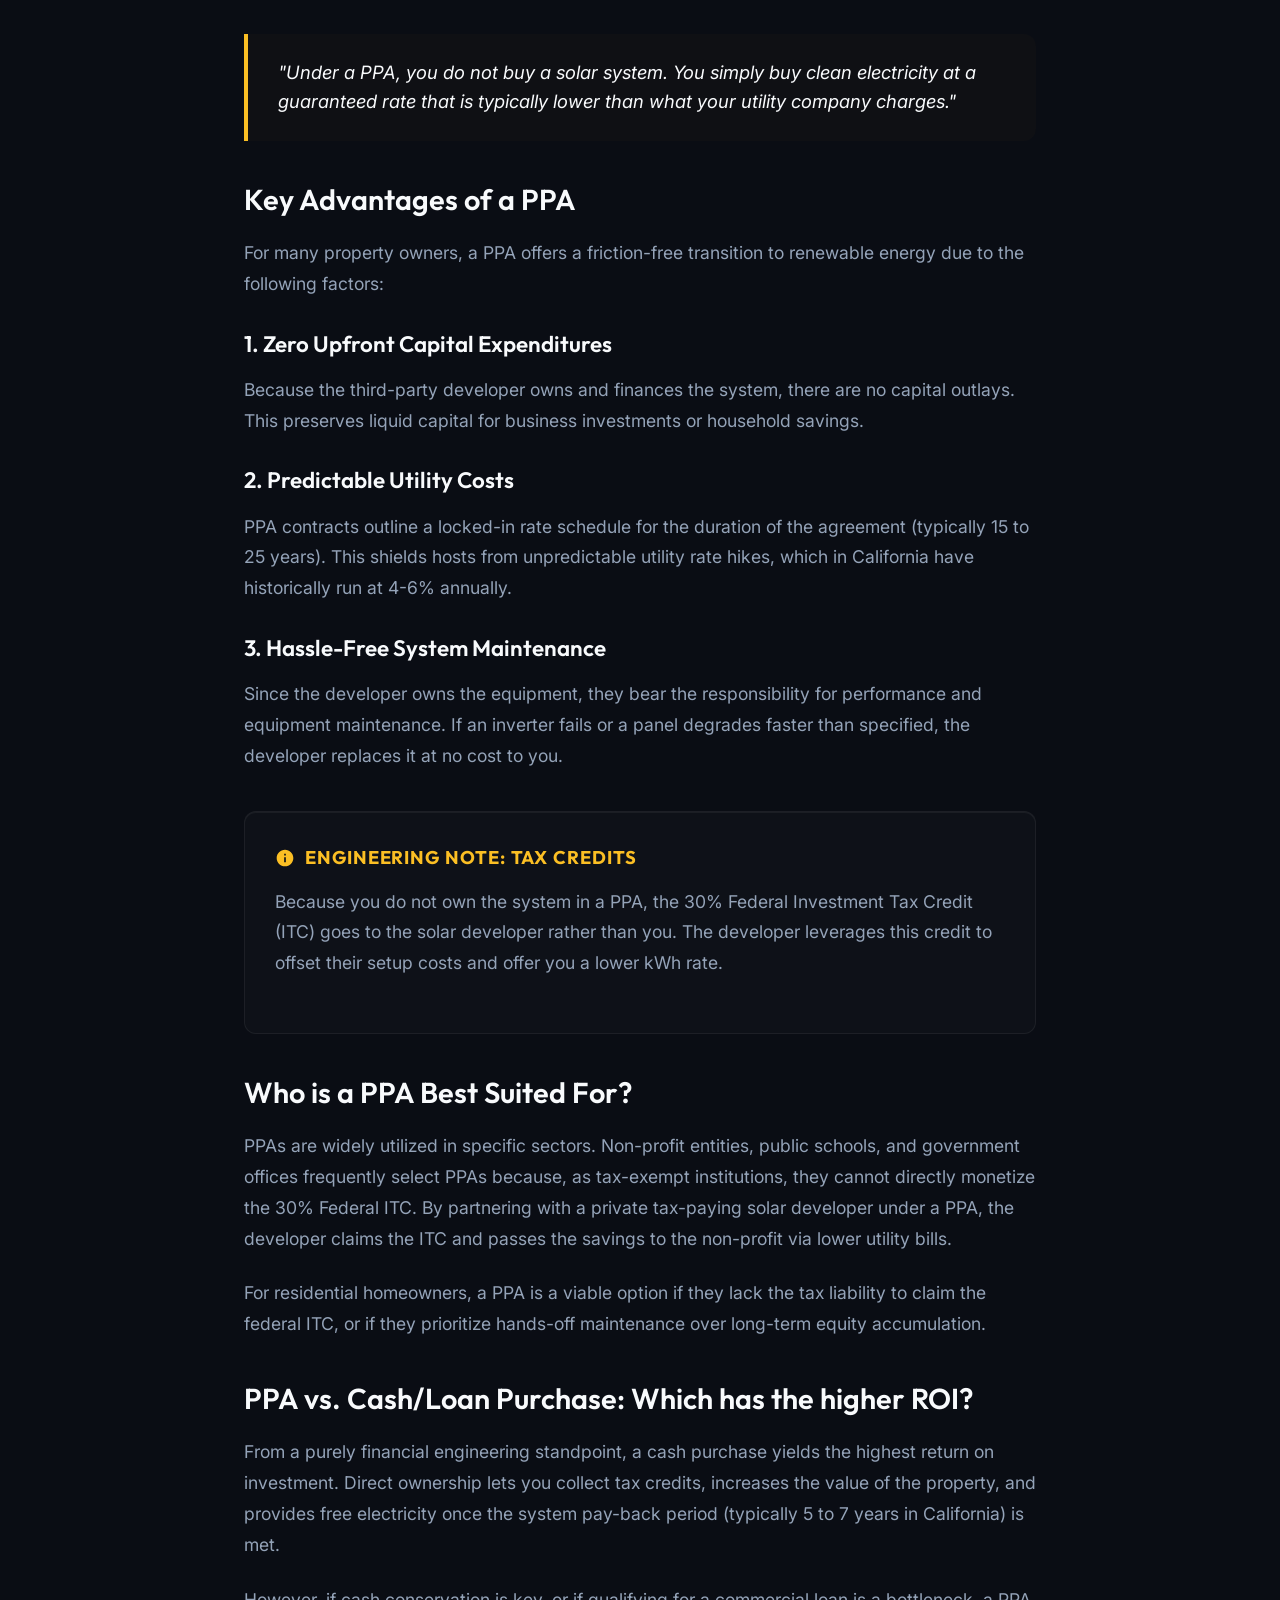
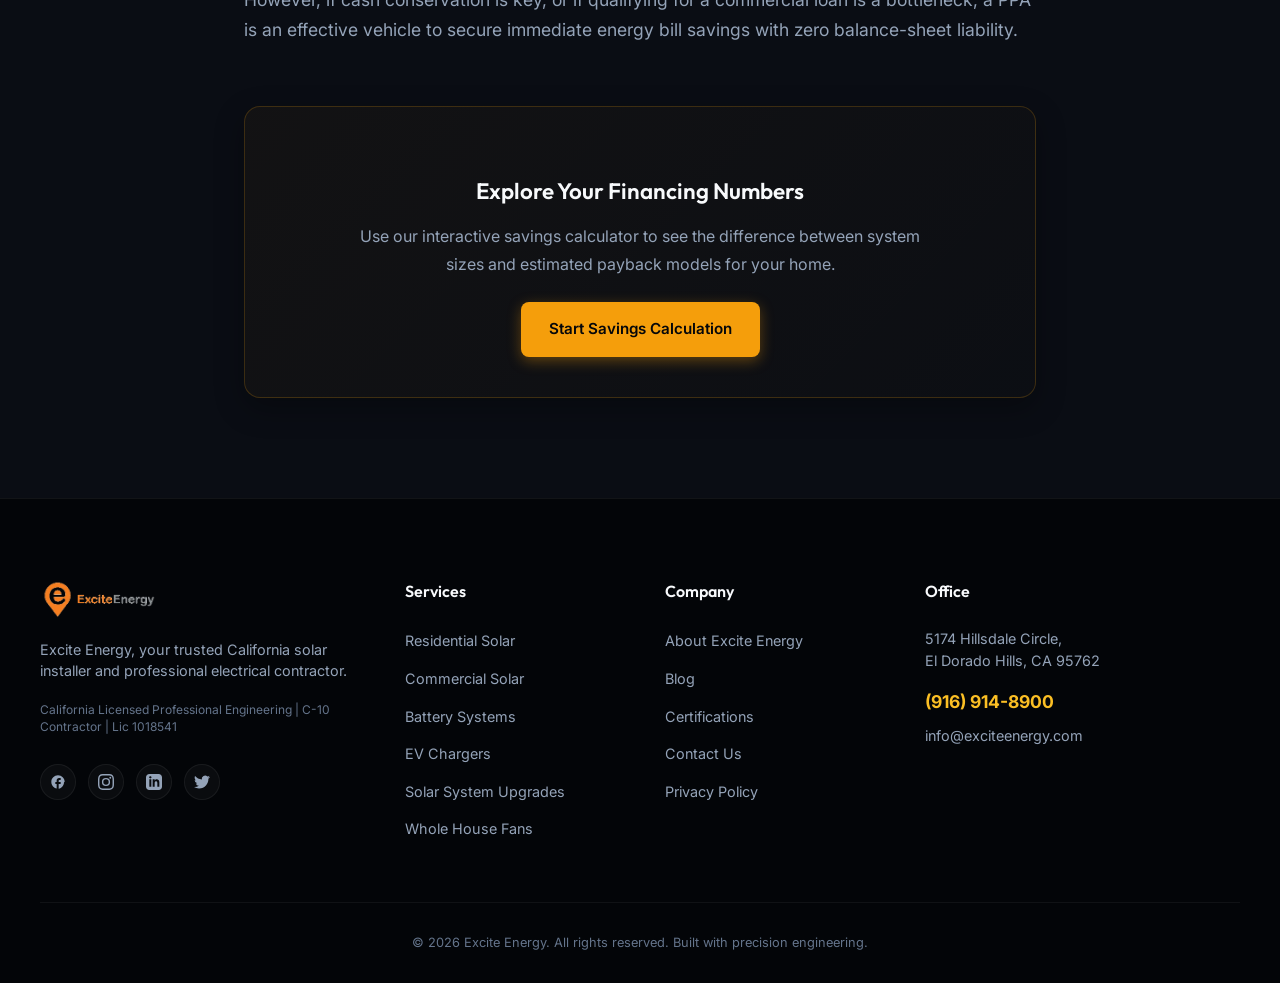
<file: blog_ppa.html>
<!DOCTYPE html>
<html lang="en">
<head>
    <meta charset="UTF-8">
    <meta name="viewport" content="width=device-width, initial-scale=1.0">
    <title>What is a Power Purchase Agreement (PPA)? | Excite Energy</title>
    <meta name="description" content="Read our in-depth engineering assessment on how PPAs compare to direct purchasing and loan models for commercial and residential installations in California.">
    <!-- Google Fonts -->
    <link rel="preconnect" href="https://fonts.googleapis.com">
    <link rel="preconnect" href="https://fonts.gstatic.com" crossorigin>
    <link href="https://fonts.googleapis.com/css2?family=Inter:wght@300;400;500;600;700&family=Outfit:wght@400;500;600;700;800&display=swap" rel="stylesheet">
    <!-- Custom Style Sheet -->
    <link rel="stylesheet" href="style.css">
</head>
<body class="article-page">
    <!-- Top Decorative Ambient Glows -->
    <div class="ambient-glow glow-1"></div>
    <div class="ambient-glow glow-2"></div>

    <!-- Navigation Header -->
    <header class="main-header">
        <div class="header-container">
            <a href="index.html" class="logo-link">
                <img src="logo.webp" alt="Excite Energy Logo" class="header-logo">
            </a>
            <nav class="nav-menu" id="nav-menu">
                <a href="index.html" class="nav-item">Home</a>
                <div class="nav-item nav-item-dropdown">
                    <span class="dropdown-toggle">
                        Solar Solutions
                        <svg class="dropdown-arrow" viewBox="0 0 24 24"><path d="M7 10l5 5 5-5z"/></svg>
                    </span>
                    <div class="dropdown-menu">
                        <a href="residential-solar.html" class="dropdown-item">Residential Solar</a>
                        <a href="commercial-solar.html" class="dropdown-item">Commercial Solar</a>
                        <a href="mounting-options.html" class="dropdown-item">Mounting Options</a>
                    </div>
                </div>
                <a href="batteries.html" class="nav-item">Batteries & Storage</a>
                <a href="title-24.html" class="nav-item">Title 24 Guide</a>
                <a href="about.html" class="nav-item">About Us</a>
                <a href="blog.html" class="nav-item text-active">Blog</a>
                <a href="contact.html" class="nav-item">Contact</a>
                <a href="tel:+19169148900" class="nav-item tel-link">
                    <svg viewBox="0 0 24 24" class="tel-icon"><path d="M6.62 10.79c1.44 2.83 3.76 5.14 6.59 6.59l2.2-2.2c.27-.27.67-.36 1.02-.24 1.12.37 2.33.57 3.57.57.55 0 1 .45 1 1V20c0 .55-.45 1-1 1-9.39 0-17-7.61-17-17 0-.55.45-1 1-1h3.5c.55 0 1 .45 1 1 0 1.25.2 2.45.57 3.57.11.35.03.74-.25 1.02l-2.2 2.2z"/></svg>
                    (916) 914-8900
                </a>
            </nav>
            <div class="header-actions">
                <a href="get-estimate.html" class="cta-btn text-cta">Get an Estimate</a>
                <button class="mobile-toggle" id="mobile-toggle" aria-label="Toggle Menu">
                    <span class="bar"></span>
                    <span class="bar"></span>
                    <span class="bar"></span>
                </button>
            </div>
        </div>
    </header>

    <!-- Main Article Body -->
    <main class="article-container">
        
        <div class="back-link-wrapper">
            <a href="blog.html" class="back-to-home">
                <svg viewBox="0 0 24 24" width="16" height="16" fill="none" stroke="currentColor" stroke-width="2.5" stroke-linecap="round" stroke-linejoin="round"><line x1="19" y1="12" x2="5" y2="12"></line><polyline points="12 19 5 12 12 5"></polyline></svg>
                Back to Blog
            </a>
        </div>

        <div class="article-meta">
            <span class="blog-date">February 3, 2025</span>
            <span class="meta-divider">|</span>
            <span class="meta-read-time">6 Min Read</span>
            <span class="meta-divider">|</span>
            <span class="meta-author">By Heath Kirin, Managing Partner</span>
        </div>

        <h1 class="article-title-detail">What is a Power Purchase Agreement (PPA)?</h1>

        <div class="article-featured-image-wrapper">
            <img src="blog_ppa.webp" alt="Power Purchase Agreements" class="article-featured-image">
        </div>

        <div class="article-body-content">
            <p>As California's energy landscape shifts under changing regulatory environments (such as NEM 3.0), residential homeowners and commercial building operators are looking for optimal ways to secure solar PV and battery assets. One of the most common third-party ownership structures discussed is the <strong>Power Purchase Agreement (PPA)</strong>.</p>

            <p>At Excite Energy, we believe in providing objective, engineering-driven analysis of these financing models. In this article, we explain the mechanics of a PPA, its advantages, potential drawbacks, and how it stacks up against direct ownership models.</p>

            <h2>How a Solar PPA Works</h2>
            <p>A Solar Power Purchase Agreement is a financial arrangement where a developer (the third-party solar provider) designs, finances, installs, and maintains a solar energy system on a customer’s property at little to no upfront cost. Instead of buying the physical solar array, the customer enters into a contract to purchase the electricity generated by the system at a set kilowatt-hour (kWh) rate.</p>

            <p>This relationship involves three core components:</p>
            <ul>
                <li><strong>The Host (You):</strong> Provides the roof space or land footprint for the solar installation and agrees to buy the power generated.</li>
                <li><strong>The Solar Provider:</strong> Retains ownership of the system, manages the permitting, installation, engineering review, and handles all ongoing operations and maintenance.</li>
                <li><strong>The Local Grid Utility (e.g., PG&E, SMUD):</strong> Continues to provide supplemental power when the solar system isn't producing, and regulates net billing under grid interconnection agreements.</li>
            </ul>

            <div class="article-blockquote">
                "Under a PPA, you do not buy a solar system. You simply buy clean electricity at a guaranteed rate that is typically lower than what your utility company charges."
            </div>

            <h2>Key Advantages of a PPA</h2>
            <p>For many property owners, a PPA offers a friction-free transition to renewable energy due to the following factors:</p>
            
            <h3>1. Zero Upfront Capital Expenditures</h3>
            <p>Because the third-party developer owns and finances the system, there are no capital outlays. This preserves liquid capital for business investments or household savings.</p>
            
            <h3>2. Predictable Utility Costs</h3>
            <p>PPA contracts outline a locked-in rate schedule for the duration of the agreement (typically 15 to 25 years). This shields hosts from unpredictable utility rate hikes, which in California have historically run at 4-6% annually.</p>
            
            <h3>3. Hassle-Free System Maintenance</h3>
            <p>Since the developer owns the equipment, they bear the responsibility for performance and equipment maintenance. If an inverter fails or a panel degrades faster than specified, the developer replaces it at no cost to you.</p>

            <div class="article-key-takeaway">
                <div class="takeaway-title">
                    <svg class="takeaway-icon" viewBox="0 0 24 24" fill="currentColor">
                        <path d="M12 2C6.48 2 2 6.48 2 12s4.48 10 10 10 10-4.48 10-10S17.52 2 12 2zm1 15h-2v-6h2v6zm0-8h-2V7h2v2z"/>
                    </svg>
                    Engineering Note: Tax Credits
                </div>
                <p>Because you do not own the system in a PPA, the 30% Federal Investment Tax Credit (ITC) goes to the solar developer rather than you. The developer leverages this credit to offset their setup costs and offer you a lower kWh rate.</p>
            </div>

            <h2>Who is a PPA Best Suited For?</h2>
            <p>PPAs are widely utilized in specific sectors. Non-profit entities, public schools, and government offices frequently select PPAs because, as tax-exempt institutions, they cannot directly monetize the 30% Federal ITC. By partnering with a private tax-paying solar developer under a PPA, the developer claims the ITC and passes the savings to the non-profit via lower utility bills.</p>
            
            <p>For residential homeowners, a PPA is a viable option if they lack the tax liability to claim the federal ITC, or if they prioritize hands-off maintenance over long-term equity accumulation.</p>

            <h2>PPA vs. Cash/Loan Purchase: Which has the higher ROI?</h2>
            <p>From a purely financial engineering standpoint, a cash purchase yields the highest return on investment. Direct ownership lets you collect tax credits, increases the value of the property, and provides free electricity once the system pay-back period (typically 5 to 7 years in California) is met.</p>
            
            <p>However, if cash conservation is key, or if qualifying for a commercial loan is a bottleneck, a PPA is an effective vehicle to secure immediate energy bill savings with zero balance-sheet liability.</p>

            <!-- Bottom CTA -->
            <div class="article-footer-cta">
                <h3 class="cta-title">Explore Your Financing Numbers</h3>
                <p class="cta-text">Use our interactive savings calculator to see the difference between system sizes and estimated payback models for your home.</p>
                <a href="get-estimate.html" class="btn btn-primary">Start Savings Calculation</a>
            </div>

        </div>

    </main>

    <!-- Footer -->
    <footer class="main-footer">
        <div class="footer-top">
            <div class="footer-logo-col">
                <img src="logo.webp" alt="Excite Energy Logo" class="footer-logo">
                <p class="footer-tagline">Excite Energy, your trusted California solar installer and professional electrical contractor.</p>
                <p class="license-info">California Licensed Professional Engineering | C-10 Contractor | Lic 1018541</p>
                
                <!-- Social Links Grid -->
                <div class="social-links">
                    <a href="https://www.facebook.com/exciteenergy/" target="_blank" rel="noopener" class="social-icon" aria-label="Facebook">
                        <svg viewBox="0 0 24 24" fill="currentColor"><path d="M22 12c0-5.52-4.48-10-10-10S2 6.48 2 12c0 4.84 3.44 8.87 8 9.8V15H8v-3h2V9.5C10 7.57 11.57 6 13.5 6H16v3h-2c-.55 0-1 .45-1 1v2h3v3h-3v6.95c4.56-.93 8-4.96 8-9.75z"/></svg>
                    </a>
                    <a href="https://www.instagram.com/exciteenergy/" target="_blank" rel="noopener" class="social-icon" aria-label="Instagram">
                        <svg viewBox="0 0 24 24" fill="currentColor"><path d="M12 2.163c3.204 0 3.584.012 4.85.07 3.252.148 4.771 1.691 4.919 4.919.058 1.265.069 1.645.069 4.849 0 3.205-.012 3.584-.069 4.849-.149 3.225-1.664 4.771-4.919 4.919-1.266.058-1.644.07-4.85.07-3.204 0-3.584-.012-4.849-.07-3.26-.149-4.771-1.699-4.919-4.92-.058-1.265-.07-1.644-.07-4.849 0-3.204.013-3.583.07-4.849.149-3.227 1.664-4.771 4.919-4.919 1.266-.057 1.645-.069 4.849-.069zM12 0C8.741 0 8.333.014 7.053.072 2.695.272.273 2.69.073 7.051.014 8.333 0 8.741 0 12c0 3.259.014 3.668.072 4.948.2 4.358 2.618 6.78 6.98 6.98 1.281.058 1.689.072 4.948.072 3.259 0 3.668-.014 4.948-.072 4.354-.2 6.782-2.618 6.979-6.98.059-1.28.073-1.689.073-4.948 0-3.259-.014-3.667-.072-4.947-.196-4.354-2.617-6.78-6.979-6.98C15.668.014 15.259 0 12 0zm0 5.838a6.162 6.162 0 1 0 0 12.324 6.162 6.162 0 0 0 0-12.324zM12 16a4 4 0 1 1 0-8 4 4 0 0 1 0 8zm6.406-11.845a1.44 1.44 0 1 0 0 2.881 1.44 1.44 0 0 0 0-2.881z"/></svg>
                    </a>
                    <a href="https://www.linkedin.com/company/excite-energy/" target="_blank" rel="noopener" class="social-icon" aria-label="LinkedIn">
                        <svg viewBox="0 0 24 24" fill="currentColor"><path d="M19 0h-14c-2.761 0-5 2.239-5 5v14c0 2.761 2.239 5 5 5h14c2.762 0 5-2.239 5-5v-14c0-2.761-2.238-5-5-5zm-11 19h-3v-11h3v11zm-1.5-12.268c-.966 0-1.75-.779-1.75-1.75s.784-1.75 1.75-1.75 1.75.779 1.75 1.75-.784 1.75-1.75 1.75zm13.5 12.268h-3v-5.604c0-3.368-4-3.113-4 0v5.604h-3v-11h3v1.765c1.396-2.586 7-2.777 7 2.476v6.759z"/></svg>
                    </a>
                    <a href="https://twitter.com/exciteenergy" target="_blank" rel="noopener" class="social-icon" aria-label="Twitter">
                        <svg viewBox="0 0 24 24" fill="currentColor"><path d="M23.953 4.57a10 10 0 01-2.825.775 4.958 4.958 0 002.163-2.723c-.951.555-2.005.959-3.127 1.184a4.92 4.92 0 00-8.384 4.482C7.69 8.095 4.067 6.13 1.64 3.162a4.822 4.822 0 00-.666 2.475c0 1.71.87 3.213 2.188 4.096a4.904 4.904 0 01-2.228-.616v.06a4.923 4.923 0 003.946 4.827 4.996 4.996 0 01-2.212.085 4.936 4.936 0 004.604 3.417 9.867 9.867 0 01-6.102 2.105c-.39 0-.779-.023-1.17-.067a13.995 13.995 0 007.557 2.209c9.053 0 13.998-7.496 13.998-13.985 0-.21 0-.42-.015-.63A9.935 9.935 0 0024 4.59z"/></svg>
                    </a>
                </div>
            </div>
            
            <div class="footer-links-col">
                <h5 class="footer-heading">Services</h5>
                <ul class="footer-links">
                    <li><a href="residential-solar.html">Residential Solar</a></li>
                    <li><a href="commercial-solar.html">Commercial Solar</a></li>
                    <li><a href="batteries.html">Battery Systems</a></li>
                    <li><a href="residential-solar.html#ev-chargers">EV Chargers</a></li>
                    <li><a href="residential-solar.html#upgrades">Solar System Upgrades</a></li>
                    <li><a href="residential-solar.html#house-fans">Whole House Fans</a></li>
                </ul>
            </div>

            <div class="footer-links-col">
                <h5 class="footer-heading">Company</h5>
                <ul class="footer-links">
                    <li><a href="about.html">About Excite Energy</a></li>
                    <li><a href="blog.html">Blog</a></li>
                    <li><a href="certifications.html">Certifications</a></li>
                    <li><a href="contact.html">Contact Us</a></li>
                    <li><a href="https://www.exciteenergy.com/privacy-policy" target="_blank" rel="noopener">Privacy Policy</a></li>
                </ul>
            </div>

            <div class="footer-contact-col">
                <h5 class="footer-heading">Office</h5>
                <p class="office-address">
                    <a href="https://maps.google.com/?q=5174+Hillsdale+Circle,+El+Dorado+Hills,+CA+95762" target="_blank" rel="noopener" class="map-link">
                        5174 Hillsdale Circle,<br>
                        El Dorado Hills, CA 95762
                    </a>
                </p>
                <a href="tel:+19169148900" class="footer-phone">(916) 914-8900</a>
                <a href="mailto:info@exciteenergy.com" class="footer-email">info@exciteenergy.com</a>
            </div>
        </div>
        
        <div class="footer-bottom">
            <p class="copy-text">&copy; 2026 Excite Energy. All rights reserved. Built with precision engineering.</p>
        </div>
    </footer>

    <!-- Custom Script -->
    <script src="app.js"></script>
</body>
</html>
</file>
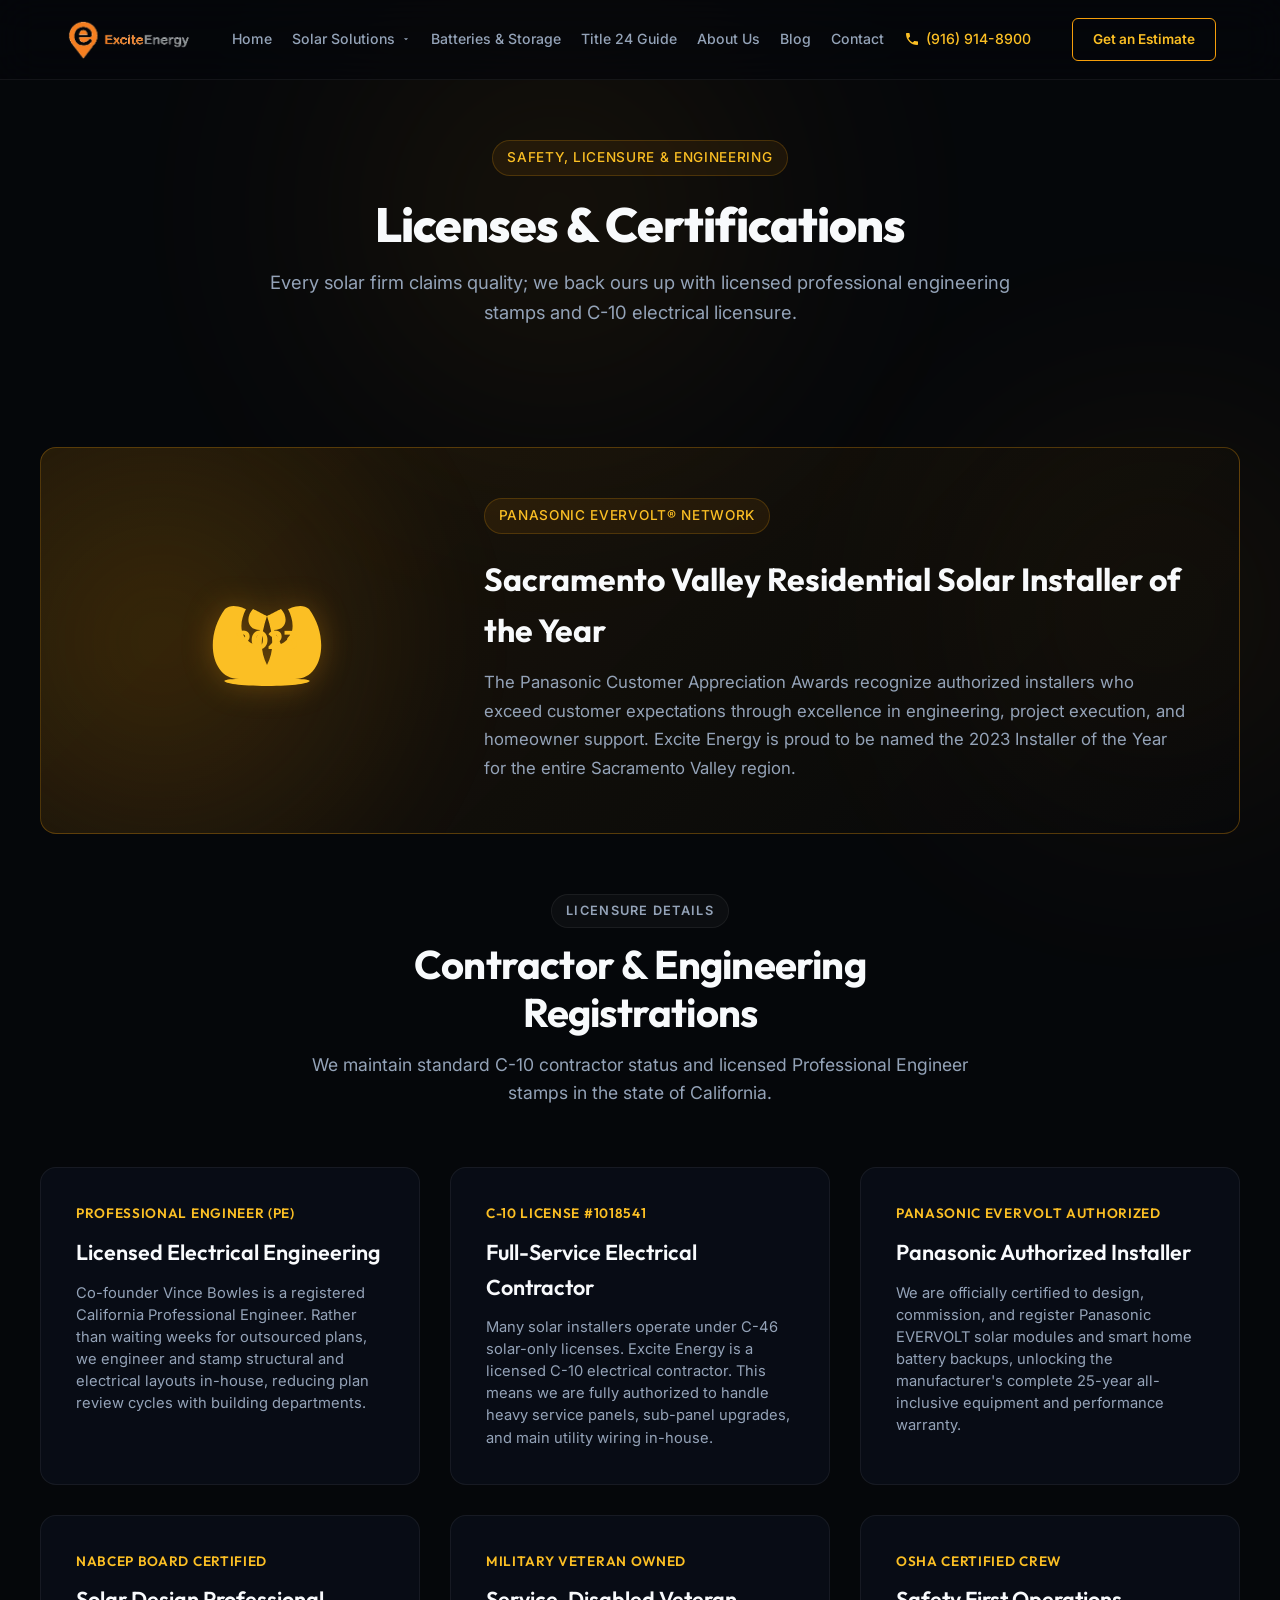
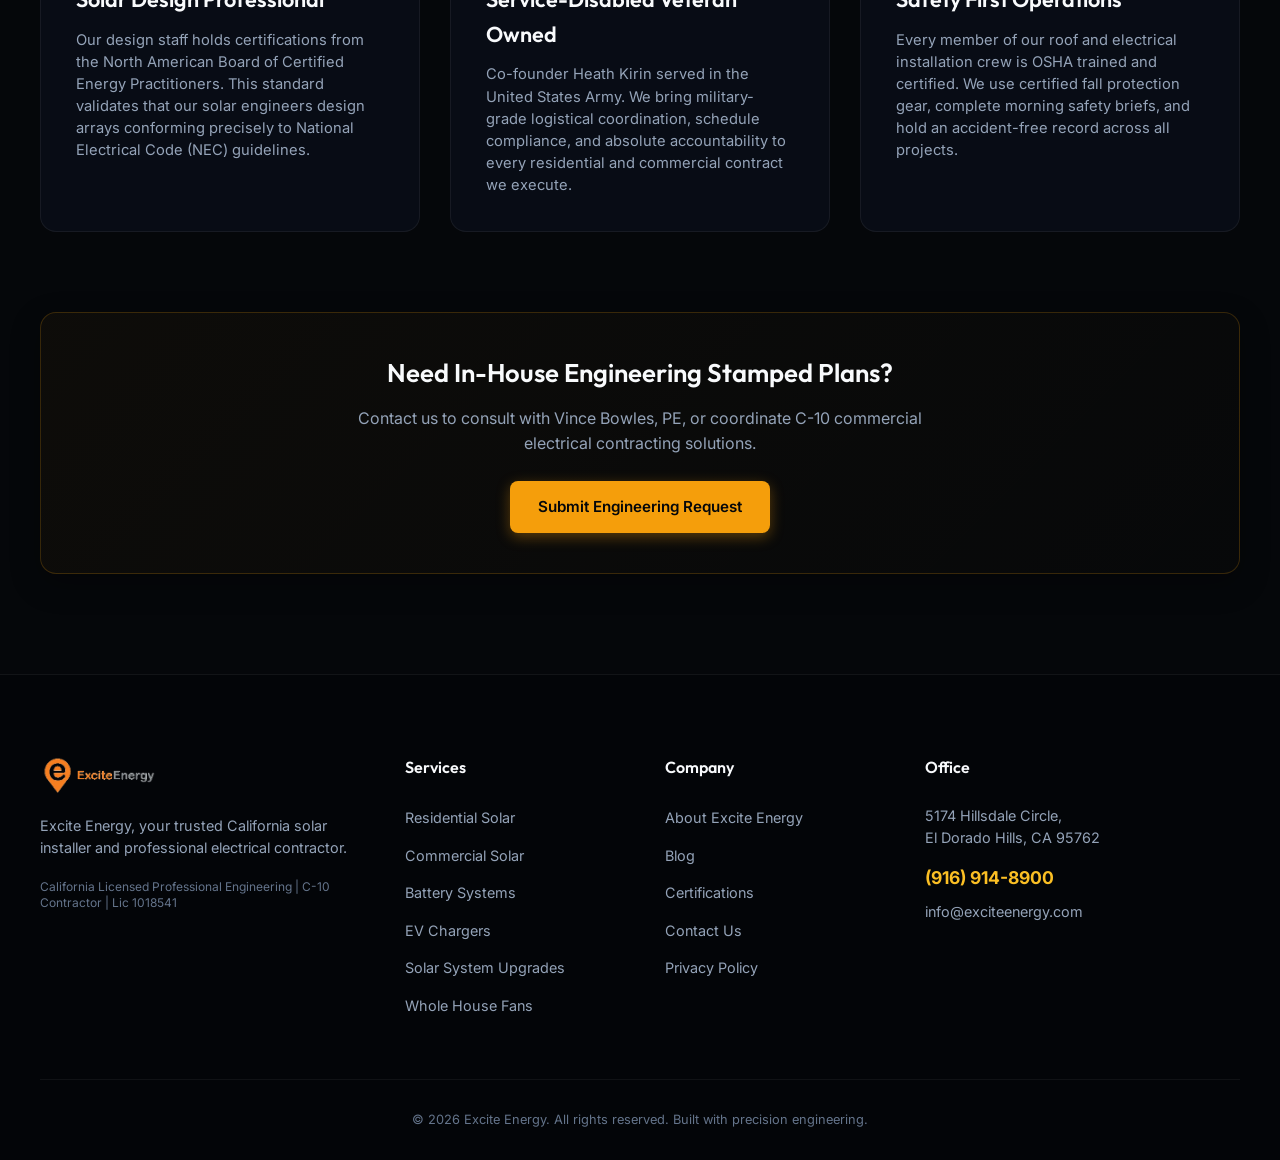
<file: certifications.html>
<!DOCTYPE html>
<html lang="en">
<head>
    <meta charset="UTF-8">
    <meta name="viewport" content="width=device-width, initial-scale=1.0">
    <title>Solar & Electrical Construction Certifications | Excite Energy</title>
    <meta name="description" content="View Excite Energy's credentials, including California Licensed Professional Engineering (PE), C-10 contractor license 1018541, and Panasonic Installer of the Year award.">
    <!-- Google Fonts -->
    <link rel="preconnect" href="https://fonts.googleapis.com">
    <link rel="preconnect" href="https://fonts.gstatic.com" crossorigin>
    <link href="https://fonts.googleapis.com/css2?family=Inter:wght@300;400;500;600;700&family=Outfit:wght@400;500;600;700;800&display=swap" rel="stylesheet">
    <!-- Custom Style Sheet -->
    <link rel="stylesheet" href="style.css">
</head>
<body>
    <!-- Top Decorative Ambient Glows -->
    <div class="ambient-glow glow-1"></div>
    <div class="ambient-glow glow-2"></div>

    <!-- Navigation Header -->
    <header class="main-header">
        <div class="header-container">
            <a href="index.html" class="logo-link">
                <img src="logo.webp" alt="Excite Energy Logo" class="header-logo">
            </a>
            <nav class="nav-menu" id="nav-menu">
                <a href="index.html" class="nav-item">Home</a>
                <div class="nav-item nav-item-dropdown">
                    <span class="dropdown-toggle">
                        Solar Solutions
                        <svg class="dropdown-arrow" viewBox="0 0 24 24"><path d="M7 10l5 5 5-5z"/></svg>
                    </span>
                    <div class="dropdown-menu">
                        <a href="residential-solar.html" class="dropdown-item">Residential Solar</a>
                        <a href="commercial-solar.html" class="dropdown-item">Commercial Solar</a>
                        <a href="mounting-options.html" class="dropdown-item">Mounting Options</a>
                    </div>
                </div>
                <a href="batteries.html" class="nav-item">Batteries & Storage</a>
                <a href="title-24.html" class="nav-item">Title 24 Guide</a>
                <a href="about.html" class="nav-item">About Us</a>
                <a href="blog.html" class="nav-item">Blog</a>
                <a href="contact.html" class="nav-item">Contact</a>
                <a href="tel:+19169148900" class="nav-item tel-link">
                    <svg viewBox="0 0 24 24" class="tel-icon"><path d="M6.62 10.79c1.44 2.83 3.76 5.14 6.59 6.59l2.2-2.2c.27-.27.67-.36 1.02-.24 1.12.37 2.33.57 3.57.57.55 0 1 .45 1 1V20c0 .55-.45 1-1 1-9.39 0-17-7.61-17-17 0-.55.45-1 1-1h3.5c.55 0 1 .45 1 1 0 1.25.2 2.45.57 3.57.11.35.03.74-.25 1.02l-2.2 2.2z"/></svg>
                    (916) 914-8900
                </a>
            </nav>
            <div class="header-actions">
                <a href="get-estimate.html" class="cta-btn text-cta">Get an Estimate</a>
                <button class="mobile-toggle" id="mobile-toggle" aria-label="Toggle Menu">
                    <span class="bar"></span>
                    <span class="bar"></span>
                    <span class="bar"></span>
                </button>
            </div>
        </div>
    </header>

    <!-- Subpage Hero -->
    <section class="subpage-hero">
        <div class="subpage-hero-container">
            <span class="badge">Safety, Licensure & Engineering</span>
            <h1 class="subpage-title">Licenses & Certifications</h1>
            <p class="subpage-desc">Every solar firm claims quality; we back ours up with licensed professional engineering stamps and C-10 electrical licensure.</p>
        </div>
    </section>

    <!-- Subpage Content -->
    <main class="subpage-content">
        <div class="content-container">

            <!-- Panasonic Award Large Banner -->
            <div class="award-section-banner">
                <div class="award-glow-bg"></div>
                <div class="award-banner-grid">
                    <div class="award-laurel-badge">
                        <svg class="laurel-svg" viewBox="0 0 100 100" fill="currentColor">
                            <path d="M30,80 C10,80 5,50 20,30 C25,25 35,30 35,30 C30,40 30,50 40,55 C40,55 45,45 45,45 C35,45 35,35 40,30 C40,30 50,35 50,35 C45,50 45,60 50,70 L50,85 C20,85 10,80 30,80 Z M70,80 C90,80 95,50 80,30 C75,25 65,30 65,30 C70,40 70,50 60,55 C60,55 55,45 55,45 C65,45 65,35 60,30 C60,30 50,35 50,35 C55,50 55,60 50,70 L50,85 C80,85 90,80 70,80 Z"/>
                        </svg>
                        <div class="award-year">2023</div>
                    </div>
                    <div>
                        <span class="badge">Panasonic EVERVOLT® Network</span>
                        <h2 class="award-title-main">Sacramento Valley Residential Solar Installer of the Year</h2>
                        <p class="award-details-text">The Panasonic Customer Appreciation Awards recognize authorized installers who exceed customer expectations through excellence in engineering, project execution, and homeowner support. Excite Energy is proud to be named the 2023 Installer of the Year for the entire Sacramento Valley region.</p>
                    </div>
                </div>
            </div>

            <!-- Certifications Grid -->
            <section style="margin-bottom: 80px;">
                <div class="section-header">
                    <span class="section-badge">Licensure Details</span>
                    <h2 class="section-title">Contractor & Engineering Registrations</h2>
                    <p class="section-subtitle">We maintain standard C-10 contractor status and licensed Professional Engineer stamps in the state of California.</p>
                </div>

                <div class="certifications-section-grid">
                    <!-- Cert 1 -->
                    <div class="cert-card">
                        <div class="cert-num">Professional Engineer (PE)</div>
                        <h3 class="cert-title-text">Licensed Electrical Engineering</h3>
                        <p class="cert-desc-text">Co-founder Vince Bowles is a registered California Professional Engineer. Rather than waiting weeks for outsourced plans, we engineer and stamp structural and electrical layouts in-house, reducing plan review cycles with building departments.</p>
                    </div>

                    <!-- Cert 2 -->
                    <div class="cert-card">
                        <div class="cert-num">C-10 License #1018541</div>
                        <h3 class="cert-title-text">Full-Service Electrical Contractor</h3>
                        <p class="cert-desc-text">Many solar installers operate under C-46 solar-only licenses. Excite Energy is a licensed C-10 electrical contractor. This means we are fully authorized to handle heavy service panels, sub-panel upgrades, and main utility wiring in-house.</p>
                    </div>

                    <!-- Cert 3 -->
                    <div class="cert-card">
                        <div class="cert-num">Panasonic EVERVOLT Authorized</div>
                        <h3 class="cert-title-text">Panasonic Authorized Installer</h3>
                        <p class="cert-desc-text">We are officially certified to design, commission, and register Panasonic EVERVOLT solar modules and smart home battery backups, unlocking the manufacturer's complete 25-year all-inclusive equipment and performance warranty.</p>
                    </div>

                    <!-- Cert 4 -->
                    <div class="cert-card">
                        <div class="cert-num">NABCEP Board Certified</div>
                        <h3 class="cert-title-text">Solar Design Professional</h3>
                        <p class="cert-desc-text">Our design staff holds certifications from the North American Board of Certified Energy Practitioners. This standard validates that our solar engineers design arrays conforming precisely to National Electrical Code (NEC) guidelines.</p>
                    </div>

                    <!-- Cert 5 -->
                    <div class="cert-card">
                        <div class="cert-num">Military Veteran Owned</div>
                        <h3 class="cert-title-text">Service-Disabled Veteran Owned</h3>
                        <p class="cert-desc-text">Co-founder Heath Kirin served in the United States Army. We bring military-grade logistical coordination, schedule compliance, and absolute accountability to every residential and commercial contract we execute.</p>
                    </div>

                    <!-- Cert 6 -->
                    <div class="cert-card">
                        <div class="cert-num">OSHA Certified Crew</div>
                        <h3 class="cert-title-text">Safety First Operations</h3>
                        <p class="cert-desc-text">Every member of our roof and electrical installation crew is OSHA trained and certified. We use certified fall protection gear, complete morning safety briefs, and hold an accident-free record across all projects.</p>
                    </div>
                </div>
            </section>

            <!-- Bottom CTA -->
            <div class="article-footer-cta">
                <h3 class="cta-title">Need In-House Engineering Stamped Plans?</h3>
                <p class="cta-text">Contact us to consult with Vince Bowles, PE, or coordinate C-10 commercial electrical contracting solutions.</p>
                <a href="contact.html" class="btn btn-primary">Submit Engineering Request</a>
            </div>

        </div>
    </main>

    <!-- Footer -->
    <footer class="main-footer">
        <div class="footer-top">
            <div class="footer-logo-col">
                <img src="logo.webp" alt="Excite Energy Logo" class="footer-logo">
                <p class="footer-tagline">Excite Energy, your trusted California solar installer and professional electrical contractor.</p>
                <p class="license-info">California Licensed Professional Engineering | C-10 Contractor | Lic 1018541</p>
            </div>
            
            <div class="footer-links-col">
                <h5 class="footer-heading">Services</h5>
                <ul class="footer-links">
                    <li><a href="residential-solar.html">Residential Solar</a></li>
                    <li><a href="commercial-solar.html">Commercial Solar</a></li>
                    <li><a href="batteries.html">Battery Systems</a></li>
                    <li><a href="residential-solar.html#ev-chargers">EV Chargers</a></li>
                    <li><a href="residential-solar.html#upgrades">Solar System Upgrades</a></li>
                    <li><a href="residential-solar.html#house-fans">Whole House Fans</a></li>
                </ul>
            </div>

            <div class="footer-links-col">
                <h5 class="footer-heading">Company</h5>
                <ul class="footer-links">
                    <li><a href="about.html">About Excite Energy</a></li>
                    <li><a href="blog.html">Blog</a></li>
                    <li><a href="certifications.html">Certifications</a></li>
                    <li><a href="contact.html">Contact Us</a></li>
                    <li><a href="https://www.exciteenergy.com/privacy-policy" target="_blank" rel="noopener">Privacy Policy</a></li>
                </ul>
            </div>

            <div class="footer-contact-col">
                <h5 class="footer-heading">Office</h5>
                <p class="office-address">
                    <a href="https://maps.google.com/?q=5174+Hillsdale+Circle,+El+Dorado+Hills,+CA+95762" target="_blank" rel="noopener" class="map-link">
                        5174 Hillsdale Circle,<br>
                        El Dorado Hills, CA 95762
                    </a>
                </p>
                <a href="tel:+19169148900" class="footer-phone">(916) 914-8900</a>
                <a href="mailto:info@exciteenergy.com" class="footer-email">info@exciteenergy.com</a>
            </div>
        </div>
        
        <div class="footer-bottom">
            <p class="copy-text">&copy; 2026 Excite Energy. All rights reserved. Built with precision engineering.</p>
        </div>
    </footer>

    <!-- Custom Script -->
    <script src="app.js"></script>
</body>
</html>
</file>
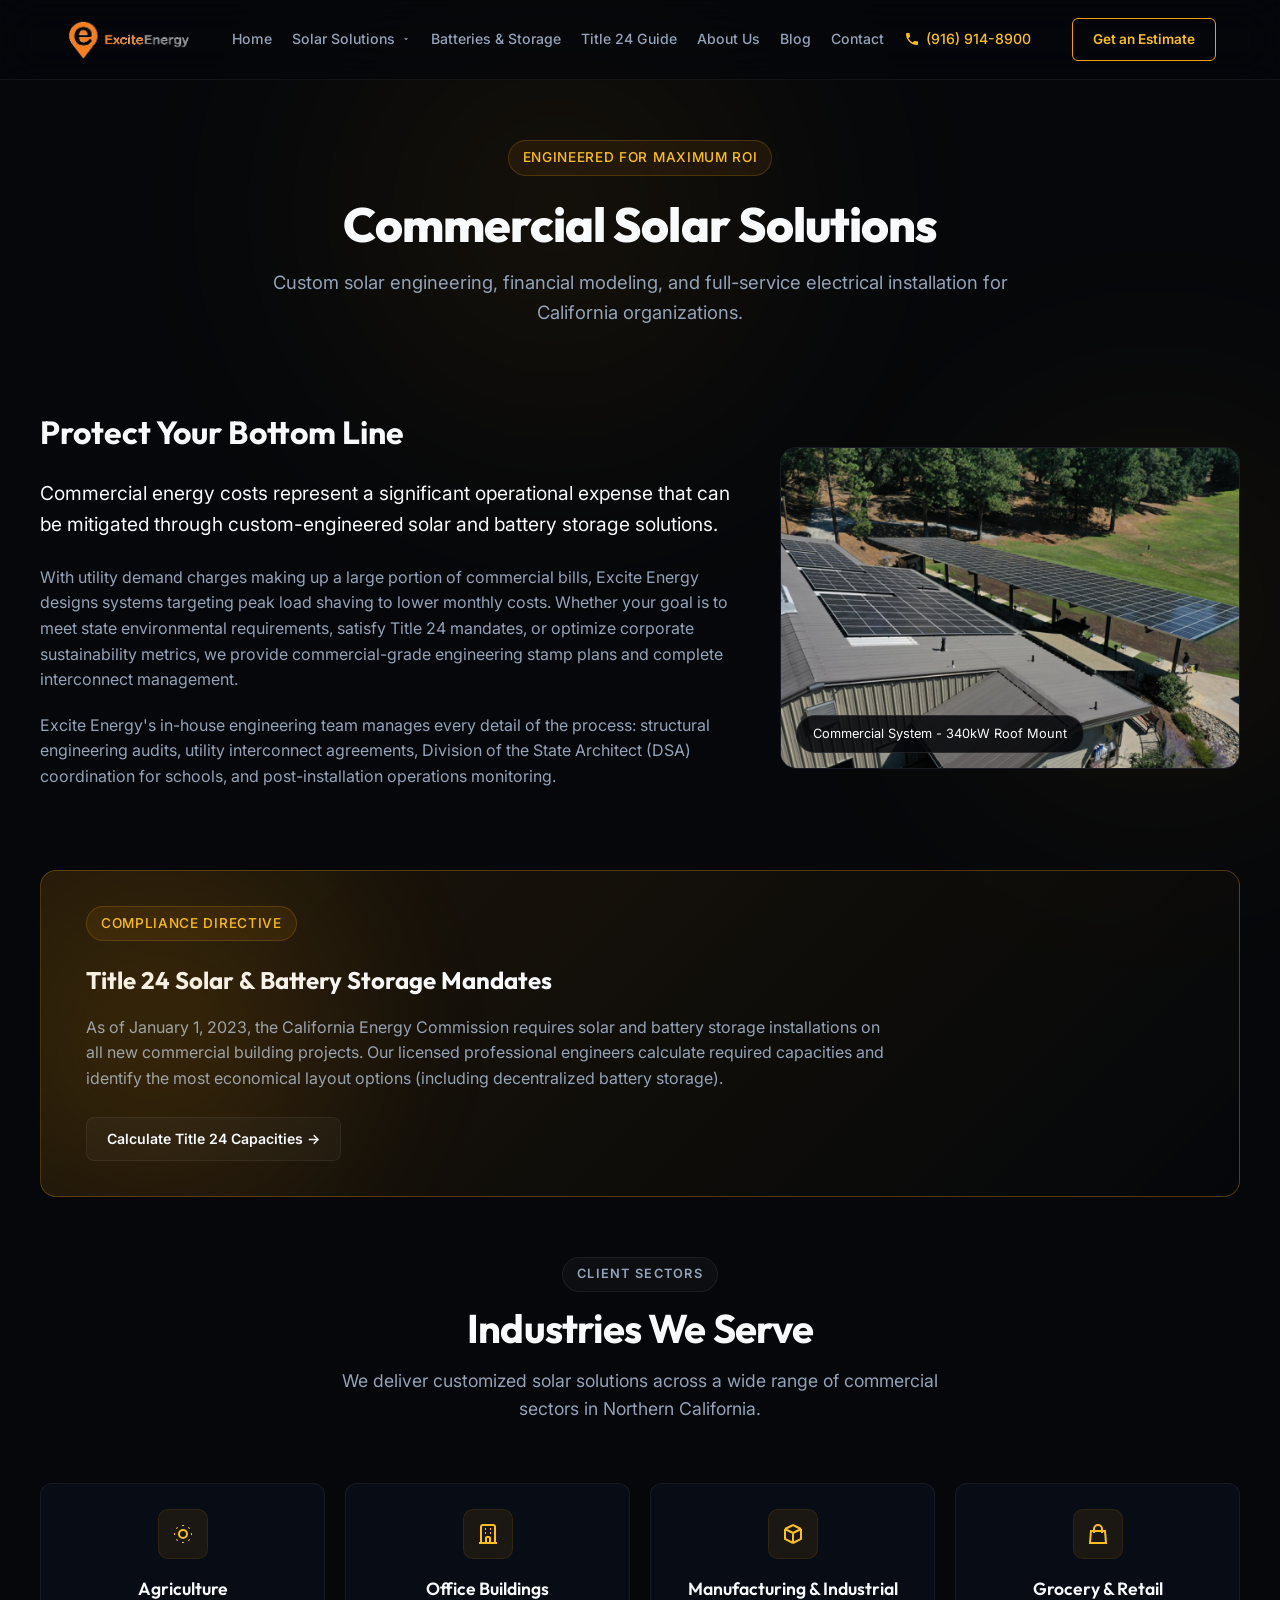
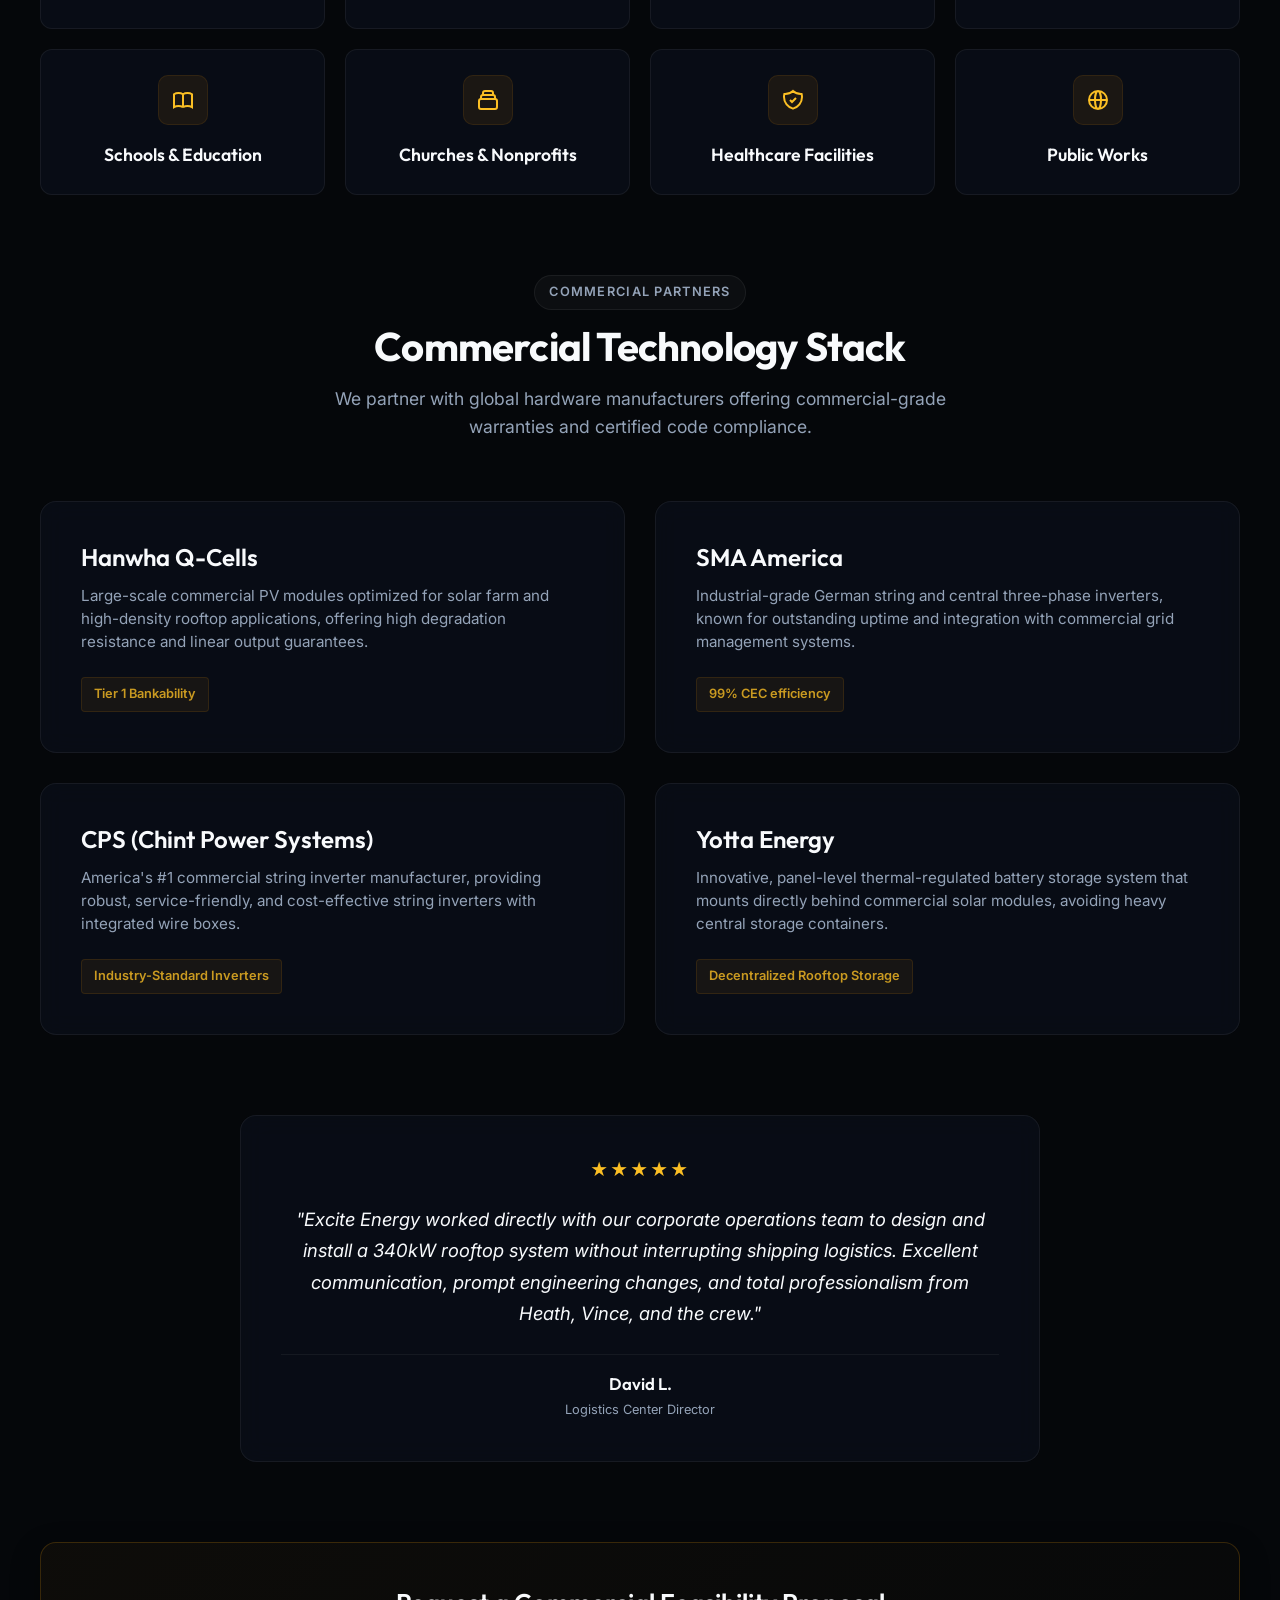
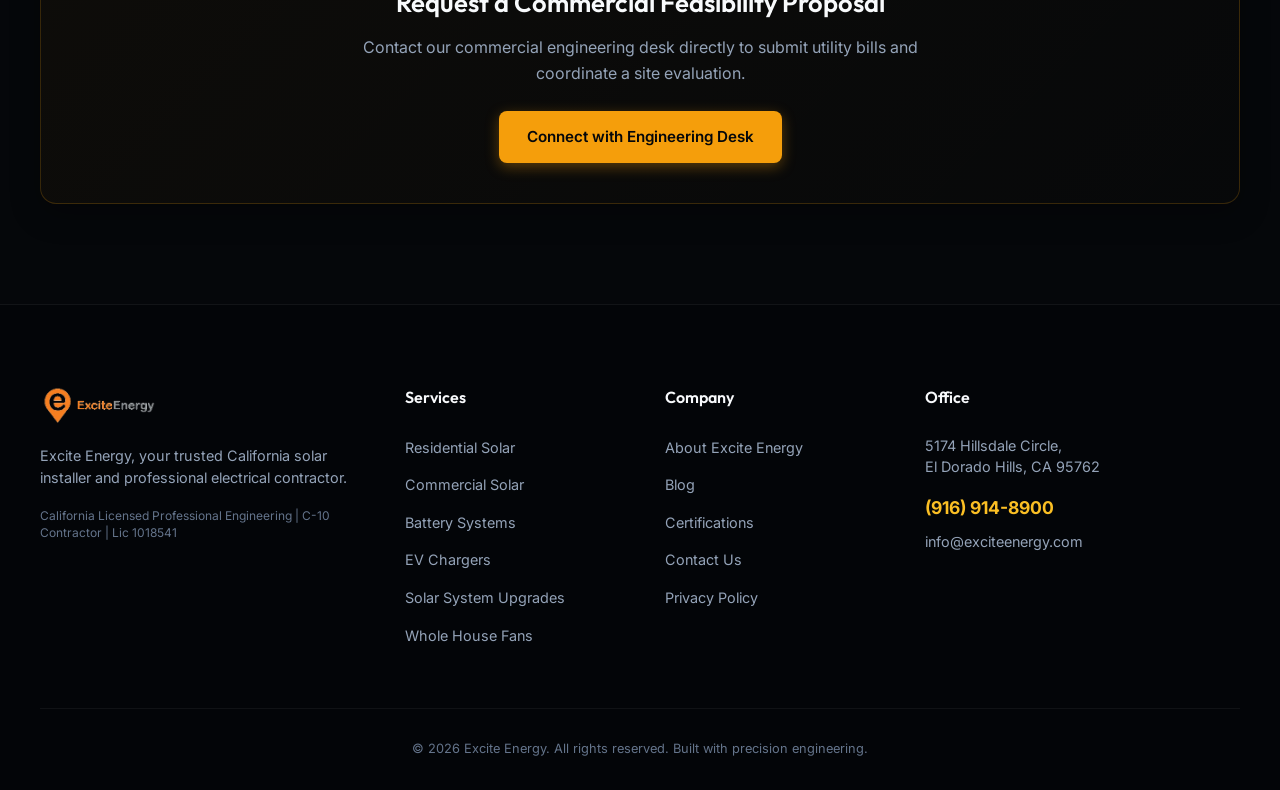
<file: commercial-solar.html>
<!DOCTYPE html>
<html lang="en">
<head>
    <meta charset="UTF-8">
    <meta name="viewport" content="width=device-width, initial-scale=1.0">
    <title>Commercial Solar Solutions | Excite Energy</title>
    <meta name="description" content="Certified commercial solar engineers and C-10 contractors designing high-efficiency solar and energy storage systems for businesses, schools, and public works in California.">
    <!-- Google Fonts -->
    <link rel="preconnect" href="https://fonts.googleapis.com">
    <link rel="preconnect" href="https://fonts.gstatic.com" crossorigin>
    <link href="https://fonts.googleapis.com/css2?family=Inter:wght@300;400;500;600;700&family=Outfit:wght@400;500;600;700;800&display=swap" rel="stylesheet">
    <!-- Custom Style Sheet -->
    <link rel="stylesheet" href="style.css">
</head>
<body>
    <!-- Top Decorative Ambient Glows -->
    <div class="ambient-glow glow-1"></div>
    <div class="ambient-glow glow-2"></div>

    <!-- Navigation Header -->
    <header class="main-header">
        <div class="header-container">
            <a href="index.html" class="logo-link">
                <img src="logo.webp" alt="Excite Energy Logo" class="header-logo">
            </a>
            <nav class="nav-menu" id="nav-menu">
                <a href="index.html" class="nav-item">Home</a>
                <div class="nav-item nav-item-dropdown">
                    <span class="dropdown-toggle">
                        Solar Solutions
                        <svg class="dropdown-arrow" viewBox="0 0 24 24"><path d="M7 10l5 5 5-5z"/></svg>
                    </span>
                    <div class="dropdown-menu">
                        <a href="residential-solar.html" class="dropdown-item">Residential Solar</a>
                        <a href="commercial-solar.html" class="dropdown-item">Commercial Solar</a>
                        <a href="mounting-options.html" class="dropdown-item">Mounting Options</a>
                    </div>
                </div>
                <a href="batteries.html" class="nav-item">Batteries & Storage</a>
                <a href="title-24.html" class="nav-item">Title 24 Guide</a>
                <a href="about.html" class="nav-item">About Us</a>
                <a href="blog.html" class="nav-item">Blog</a>
                <a href="contact.html" class="nav-item">Contact</a>
                <a href="tel:+19169148900" class="nav-item tel-link">
                    <svg viewBox="0 0 24 24" class="tel-icon"><path d="M6.62 10.79c1.44 2.83 3.76 5.14 6.59 6.59l2.2-2.2c.27-.27.67-.36 1.02-.24 1.12.37 2.33.57 3.57.57.55 0 1 .45 1 1V20c0 .55-.45 1-1 1-9.39 0-17-7.61-17-17 0-.55.45-1 1-1h3.5c.55 0 1 .45 1 1 0 1.25.2 2.45.57 3.57.11.35.03.74-.25 1.02l-2.2 2.2z"/></svg>
                    (916) 914-8900
                </a>
            </nav>
            <div class="header-actions">
                <a href="get-estimate.html" class="cta-btn text-cta">Get an Estimate</a>
                <button class="mobile-toggle" id="mobile-toggle" aria-label="Toggle Menu">
                    <span class="bar"></span>
                    <span class="bar"></span>
                    <span class="bar"></span>
                </button>
            </div>
        </div>
    </header>

    <!-- Subpage Hero -->
    <section class="subpage-hero">
        <div class="subpage-hero-container">
            <span class="badge">Engineered for Maximum ROI</span>
            <h1 class="subpage-title">Commercial Solar Solutions</h1>
            <p class="subpage-desc">Custom solar engineering, financial modeling, and full-service electrical installation for California organizations.</p>
        </div>
    </section>

    <!-- Subpage Content -->
    <main class="subpage-content">
        <div class="content-container">
            
            <div style="display: grid; grid-template-columns: 1.2fr 0.8fr; gap: 50px; margin-bottom: 60px; align-items: center;">
                <div>
                    <h2 style="font-family: var(--font-title); font-size: 2rem; margin-bottom: 20px;">Protect Your Bottom Line</h2>
                    <p class="paragraph-lead-styled">Commercial energy costs represent a significant operational expense that can be mitigated through custom-engineered solar and battery storage solutions.</p>
                    <p class="paragraph-standard-styled">With utility demand charges making up a large portion of commercial bills, Excite Energy designs systems targeting peak load shaving to lower monthly costs. Whether your goal is to meet state environmental requirements, satisfy Title 24 mandates, or optimize corporate sustainability metrics, we provide commercial-grade engineering stamp plans and complete interconnect management.</p>
                    <p class="paragraph-standard-styled">Excite Energy's in-house engineering team manages every detail of the process: structural engineering audits, utility interconnect agreements, Division of the State Architect (DSA) coordination for schools, and post-installation operations monitoring.</p>
                </div>
                <div>
                    <div class="partner-card" style="padding: 0; overflow: hidden; border-radius: 16px;">
                        <img src="excite-energy-commercial-solar-california-3.jpg" alt="Commercial Solar Installation" style="width:100%; display:block; object-fit:cover; height: 320px;">
                        <div style="position: absolute; bottom: 15px; left: 15px; background: rgba(5,7,10,0.85); padding: 8px 16px; border-radius: 20px; font-size: 0.8rem; border: 1px solid rgba(255,255,255,0.1);">
                            Commercial System - 340kW Roof Mount
                        </div>
                    </div>
                </div>
            </div>

            <!-- Title 24 Commercial Callout -->
            <div class="award-section-banner" style="margin-bottom: 60px; padding: 35px 45px;">
                <div class="award-glow-bg"></div>
                <div style="display:flex; flex-direction:column; gap:10px;">
                    <span class="badge" style="align-self: flex-start; margin-bottom: 10px;">Compliance Directive</span>
                    <h3 style="font-family: var(--font-title); font-size: 1.5rem; margin-bottom: 5px;">Title 24 Solar & Battery Storage Mandates</h3>
                    <p style="color: var(--color-text-secondary); margin-bottom: 15px; max-width: 800px;">As of January 1, 2023, the California Energy Commission requires solar and battery storage installations on all new commercial building projects. Our licensed professional engineers calculate required capacities and identify the most economical layout options (including decentralized battery storage).</p>
                    <a href="title-24.html" class="btn btn-secondary" style="align-self: flex-start; padding: 10px 20px; font-size: 0.88rem;">Calculate Title 24 Capacities &rarr;</a>
                </div>
            </div>

            <!-- Industries Served -->
            <section style="margin-bottom: 80px;">
                <div class="section-header">
                    <span class="section-badge">Client Sectors</span>
                    <h2 class="section-title">Industries We Serve</h2>
                    <p class="section-subtitle">We deliver customized solar solutions across a wide range of commercial sectors in Northern California.</p>
                </div>

                <div class="industries-grid">
                    <!-- Industry 1 -->
                    <div class="industry-card">
                        <div class="industry-icon-wrapper">
                            <svg style="width:24px; height:24px;" fill="none" stroke="currentColor" stroke-width="2" viewBox="0 0 24 24"><path d="M12 3v1m0 16v1m9-9h-1M4 12H3m15.364-6.364l-.707.707M6.343 17.657l-.707.707m0-12.728l.707.707m11.32 11.32l.707.707M12 8a4 4 0 100 8 4 4 0 000-8z"></path></svg>
                        </div>
                        <h4 class="industry-name">Agriculture</h4>
                    </div>
                    <!-- Industry 2 -->
                    <div class="industry-card">
                        <div class="industry-icon-wrapper">
                            <svg style="width:24px; height:24px;" fill="none" stroke="currentColor" stroke-width="2" viewBox="0 0 24 24"><path d="M19 21V5a2 2 0 00-2-2H7a2 2 0 00-2 2v16m14 0h2m-2 0h-5m-9 0H3m2 0h5M9 7h1m-1 4h1m4-4h1m-1 4h1m-5 10v-5a1 1 0 011-1h2a1 1 0 011 1v5m-4 0h4"></path></svg>
                        </div>
                        <h4 class="industry-name">Office Buildings</h4>
                    </div>
                    <!-- Industry 3 -->
                    <div class="industry-card">
                        <div class="industry-icon-wrapper">
                            <svg style="width:24px; height:24px;" fill="none" stroke="currentColor" stroke-width="2" viewBox="0 0 24 24"><path d="M20 7l-8-4-8 4m16 0l-8 4m8-4v10l-8 4m0-10L4 7m8 4v10M4 7v10l8 4"></path></svg>
                        </div>
                        <h4 class="industry-name">Manufacturing & Industrial</h4>
                    </div>
                    <!-- Industry 4 -->
                    <div class="industry-card">
                        <div class="industry-icon-wrapper">
                            <svg style="width:24px; height:24px;" fill="none" stroke="currentColor" stroke-width="2" viewBox="0 0 24 24"><path d="M16 11V7a4 4 0 00-8 0v4M5 9h14l1 12H4L5 9z"></path></svg>
                        </div>
                        <h4 class="industry-name">Grocery & Retail</h4>
                    </div>
                    <!-- Industry 5 -->
                    <div class="industry-card">
                        <div class="industry-icon-wrapper">
                            <svg style="width:24px; height:24px;" fill="none" stroke="currentColor" stroke-width="2" viewBox="0 0 24 24"><path d="M12 6.253v13m0-13C10.832 5.477 9.246 5 7.5 5S4.168 5.477 3 6.253v13C4.168 18.477 5.754 18 7.5 18s3.332.477 4.5 1.253m0-13C13.168 5.477 14.754 5 16.5 5c1.747 0 3.332.477 4.5 1.253v13C19.832 18.477 18.247 18 16.5 18c-1.746 0-3.332.477-4.5 1.253"></path></svg>
                        </div>
                        <h4 class="industry-name">Schools & Education</h4>
                    </div>
                    <!-- Industry 6 -->
                    <div class="industry-card">
                        <div class="industry-icon-wrapper">
                            <svg style="width:24px; height:24px;" fill="none" stroke="currentColor" stroke-width="2" viewBox="0 0 24 24"><path d="M19 11H5m14 0a2 2 0 012 2v6a2 2 0 01-2 2H5a2 2 0 01-2-2v-6a2 2 0 012-2m14 0V9a2 2 0 00-2-2M5 11V9a2 2 0 012-2m0 0V5a2 2 0 012-2h6a2 2 0 012 2v2M7 7h10"></path></svg>
                        </div>
                        <h4 class="industry-name">Churches & Nonprofits</h4>
                    </div>
                    <!-- Industry 7 -->
                    <div class="industry-card">
                        <div class="industry-icon-wrapper">
                            <svg style="width:24px; height:24px;" fill="none" stroke="currentColor" stroke-width="2" viewBox="0 0 24 24"><path d="M9 12l2 2 4-4m5.618-4.016A11.955 11.955 0 0112 2.944a11.955 11.955 0 01-8.618 3.04A12.02 12.02 0 003 9c0 5.591 3.824 10.29 9 11.622 5.176-1.332 9-6.03 9-11.622 0-1.042-.133-2.052-.382-3.016z"></path></svg>
                        </div>
                        <h4 class="industry-name">Healthcare Facilities</h4>
                    </div>
                    <!-- Industry 8 -->
                    <div class="industry-card">
                        <div class="industry-icon-wrapper">
                            <svg style="width:24px; height:24px;" fill="none" stroke="currentColor" stroke-width="2" viewBox="0 0 24 24"><path d="M21 12a9 9 0 01-9 9m9-9a9 9 0 00-9-9m9 9H3m9 9a9 9 0 01-9-9m9 9c1.657 0 3-4.03 3-9s-1.343-9-3-9m0 18c-1.657 0-3-4.03-3-9s1.343-9 3-9m-9 9a9 9 0 019-9"></path></svg>
                        </div>
                        <h4 class="industry-name">Public Works</h4>
                    </div>
                </div>
            </section>

            <!-- Commercial Products Section -->
            <section style="margin-bottom: 80px;">
                <div class="section-header">
                    <span class="section-badge">Commercial Partners</span>
                    <h2 class="section-title">Commercial Technology Stack</h2>
                    <p class="section-subtitle">We partner with global hardware manufacturers offering commercial-grade warranties and certified code compliance.</p>
                </div>

                <div class="partners-grid">
                    <!-- Tech 1 -->
                    <div class="partner-card">
                        <div class="partner-card-inner">
                            <h3 class="partner-title">Hanwha Q-Cells</h3>
                            <p class="partner-text">Large-scale commercial PV modules optimized for solar farm and high-density rooftop applications, offering high degradation resistance and linear output guarantees.</p>
                            <div class="tech-spec-badge">Tier 1 Bankability</div>
                        </div>
                    </div>
                    <!-- Tech 2 -->
                    <div class="partner-card">
                        <div class="partner-card-inner">
                            <h3 class="partner-title">SMA America</h3>
                            <p class="partner-text">Industrial-grade German string and central three-phase inverters, known for outstanding uptime and integration with commercial grid management systems.</p>
                            <div class="tech-spec-badge">99% CEC efficiency</div>
                        </div>
                    </div>
                    <!-- Tech 3 -->
                    <div class="partner-card">
                        <div class="partner-card-inner">
                            <h3 class="partner-title">CPS (Chint Power Systems)</h3>
                            <p class="partner-text">America's #1 commercial string inverter manufacturer, providing robust, service-friendly, and cost-effective string inverters with integrated wire boxes.</p>
                            <div class="tech-spec-badge">Industry-Standard Inverters</div>
                        </div>
                    </div>
                    <!-- Tech 4 -->
                    <div class="partner-card">
                        <div class="partner-card-inner">
                            <h3 class="partner-title">Yotta Energy</h3>
                            <p class="partner-text">Innovative, panel-level thermal-regulated battery storage system that mounts directly behind commercial solar modules, avoiding heavy central storage containers.</p>
                            <div class="tech-spec-badge">Decentralized Rooftop Storage</div>
                        </div>
                    </div>
                </div>
            </section>

            <!-- Quote -->
            <section class="quote-card" style="max-width: 800px; margin: 0 auto 80px auto; padding: 40px; text-align: center;">
                <div class="quote-stars" style="margin-bottom: 20px;">★★★★★</div>
                <p class="quote-text" style="font-size: 1.15rem; line-height: 1.7; margin-bottom: 25px;">"Excite Energy worked directly with our corporate operations team to design and install a 340kW rooftop system without interrupting shipping logistics. Excellent communication, prompt engineering changes, and total professionalism from Heath, Vince, and the crew."</p>
                <div class="quote-author">
                    <div class="author-name">David L.</div>
                    <div class="author-location">Logistics Center Director</div>
                </div>
            </section>

            <!-- Bottom CTA -->
            <div class="article-footer-cta">
                <h3 class="cta-title">Request a Commercial Feasibility Proposal</h3>
                <p class="cta-text">Contact our commercial engineering desk directly to submit utility bills and coordinate a site evaluation.</p>
                <a href="contact.html" class="btn btn-primary">Connect with Engineering Desk</a>
            </div>

        </div>
    </main>

    <!-- Footer -->
    <footer class="main-footer">
        <div class="footer-top">
            <div class="footer-logo-col">
                <img src="logo.webp" alt="Excite Energy Logo" class="footer-logo">
                <p class="footer-tagline">Excite Energy, your trusted California solar installer and professional electrical contractor.</p>
                <p class="license-info">California Licensed Professional Engineering | C-10 Contractor | Lic 1018541</p>
            </div>
            
            <div class="footer-links-col">
                <h5 class="footer-heading">Services</h5>
                <ul class="footer-links">
                    <li><a href="residential-solar.html">Residential Solar</a></li>
                    <li><a href="commercial-solar.html">Commercial Solar</a></li>
                    <li><a href="batteries.html">Battery Systems</a></li>
                    <li><a href="residential-solar.html#ev-chargers">EV Chargers</a></li>
                    <li><a href="residential-solar.html#upgrades">Solar System Upgrades</a></li>
                    <li><a href="residential-solar.html#house-fans">Whole House Fans</a></li>
                </ul>
            </div>

            <div class="footer-links-col">
                <h5 class="footer-heading">Company</h5>
                <ul class="footer-links">
                    <li><a href="about.html">About Excite Energy</a></li>
                    <li><a href="blog.html">Blog</a></li>
                    <li><a href="certifications.html">Certifications</a></li>
                    <li><a href="contact.html">Contact Us</a></li>
                    <li><a href="https://www.exciteenergy.com/privacy-policy" target="_blank" rel="noopener">Privacy Policy</a></li>
                </ul>
            </div>

            <div class="footer-contact-col">
                <h5 class="footer-heading">Office</h5>
                <p class="office-address">
                    <a href="https://maps.google.com/?q=5174+Hillsdale+Circle,+El+Dorado+Hills,+CA+95762" target="_blank" rel="noopener" class="map-link">
                        5174 Hillsdale Circle,<br>
                        El Dorado Hills, CA 95762
                    </a>
                </p>
                <a href="tel:+19169148900" class="footer-phone">(916) 914-8900</a>
                <a href="mailto:info@exciteenergy.com" class="footer-email">info@exciteenergy.com</a>
            </div>
        </div>
        
        <div class="footer-bottom">
            <p class="copy-text">&copy; 2026 Excite Energy. All rights reserved. Built with precision engineering.</p>
        </div>
    </footer>

    <!-- Custom Script -->
    <script src="app.js"></script>
</body>
</html>
</file>
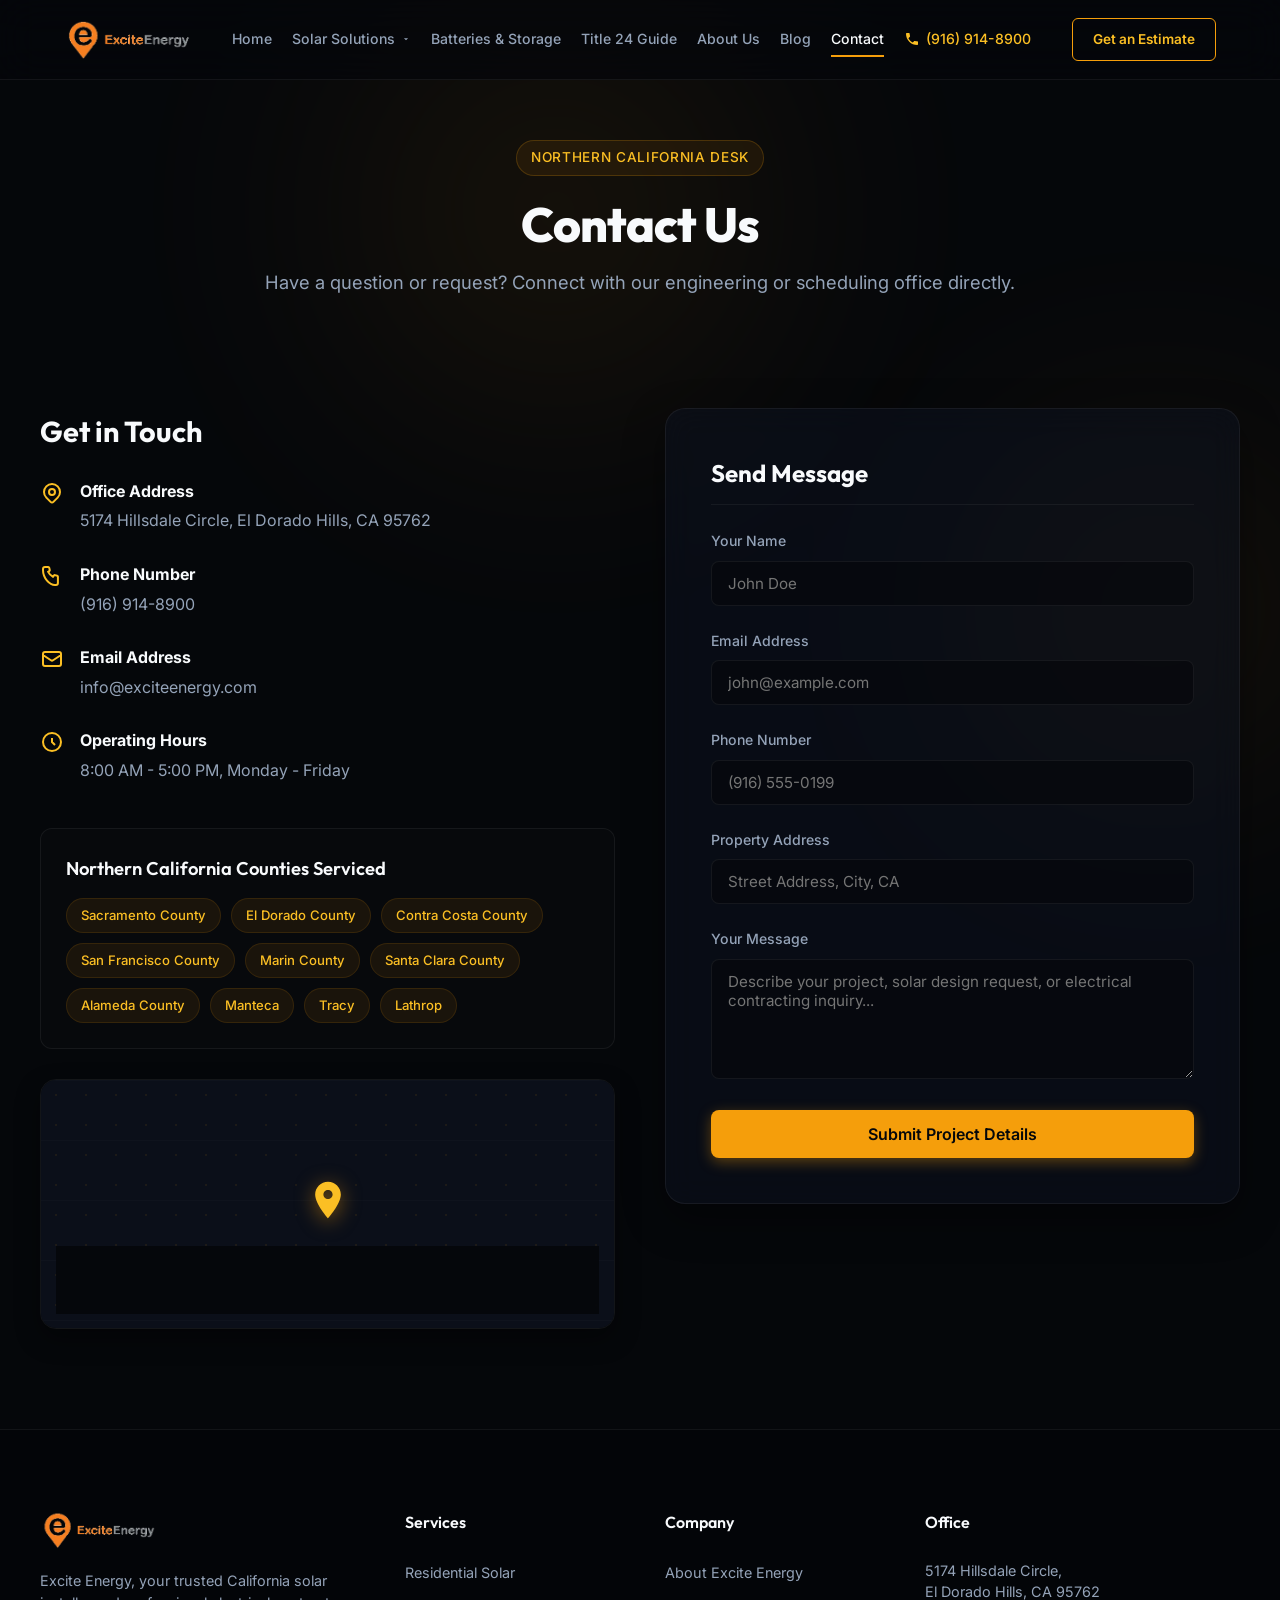
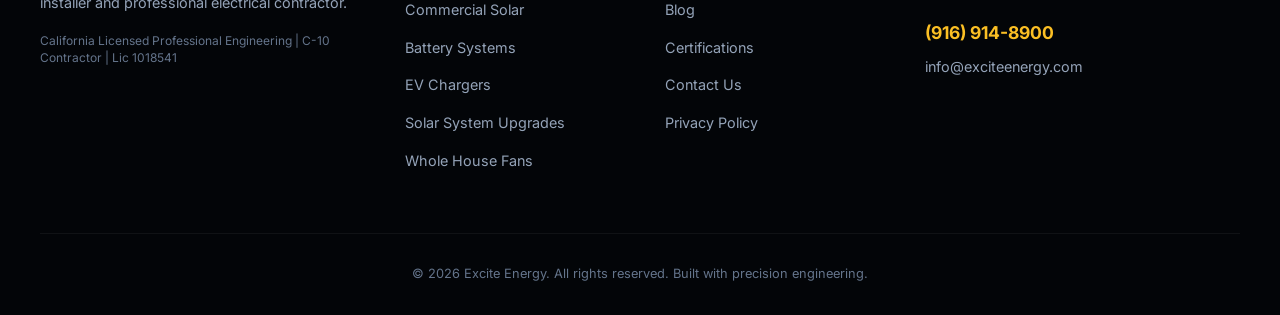
<file: contact.html>
<!DOCTYPE html>
<html lang="en">
<head>
    <meta charset="UTF-8">
    <meta name="viewport" content="width=device-width, initial-scale=1.0">
    <title>Contact Excite Energy | California Solar Installer</title>
    <meta name="description" content="Reach out to Excite Energy. Fill out our contact form or contact our El Dorado Hills office directly to schedule a solar or battery storage design review.">
    <!-- Google Fonts -->
    <link rel="preconnect" href="https://fonts.googleapis.com">
    <link rel="preconnect" href="https://fonts.gstatic.com" crossorigin>
    <link href="https://fonts.googleapis.com/css2?family=Inter:wght@300;400;500;600;700&family=Outfit:wght@400;500;600;700;800&display=swap" rel="stylesheet">
    <!-- Custom Style Sheet -->
    <link rel="stylesheet" href="style.css">
    <style>
        /* Small styling overrides for contact form error messaging */
        .form-group-spaced {
            position: relative;
        }
        .form-error-text {
            display: none;
            color: #ef4444;
            font-size: 0.78rem;
            margin-top: 5px;
        }
        .form-group-spaced.invalid .form-error-text {
            display: block;
        }
        .form-group-spaced.invalid .input-control-styled {
            border-color: #ef4444;
            background-color: rgba(239, 68, 68, 0.03);
        }
    </style>
</head>
<body>
    <!-- Top Decorative Ambient Glows -->
    <div class="ambient-glow glow-1"></div>
    <div class="ambient-glow glow-2"></div>

    <!-- Navigation Header -->
    <header class="main-header">
        <div class="header-container">
            <a href="index.html" class="logo-link">
                <img src="logo.webp" alt="Excite Energy Logo" class="header-logo">
            </a>
            <nav class="nav-menu" id="nav-menu">
                <a href="index.html" class="nav-item">Home</a>
                <div class="nav-item nav-item-dropdown">
                    <span class="dropdown-toggle">
                        Solar Solutions
                        <svg class="dropdown-arrow" viewBox="0 0 24 24"><path d="M7 10l5 5 5-5z"/></svg>
                    </span>
                    <div class="dropdown-menu">
                        <a href="residential-solar.html" class="dropdown-item">Residential Solar</a>
                        <a href="commercial-solar.html" class="dropdown-item">Commercial Solar</a>
                        <a href="mounting-options.html" class="dropdown-item">Mounting Options</a>
                    </div>
                </div>
                <a href="batteries.html" class="nav-item">Batteries & Storage</a>
                <a href="title-24.html" class="nav-item">Title 24 Guide</a>
                <a href="about.html" class="nav-item">About Us</a>
                <a href="blog.html" class="nav-item">Blog</a>
                <a href="contact.html" class="nav-item">Contact</a>
                <a href="tel:+19169148900" class="nav-item tel-link">
                    <svg viewBox="0 0 24 24" class="tel-icon"><path d="M6.62 10.79c1.44 2.83 3.76 5.14 6.59 6.59l2.2-2.2c.27-.27.67-.36 1.02-.24 1.12.37 2.33.57 3.57.57.55 0 1 .45 1 1V20c0 .55-.45 1-1 1-9.39 0-17-7.61-17-17 0-.55.45-1 1-1h3.5c.55 0 1 .45 1 1 0 1.25.2 2.45.57 3.57.11.35.03.74-.25 1.02l-2.2 2.2z"/></svg>
                    (916) 914-8900
                </a>
            </nav>
            <div class="header-actions">
                <a href="get-estimate.html" class="cta-btn text-cta">Get an Estimate</a>
                <button class="mobile-toggle" id="mobile-toggle" aria-label="Toggle Menu">
                    <span class="bar"></span>
                    <span class="bar"></span>
                    <span class="bar"></span>
                </button>
            </div>
        </div>
    </header>

    <!-- Subpage Hero -->
    <section class="subpage-hero">
        <div class="subpage-hero-container">
            <span class="badge">Northern California Desk</span>
            <h1 class="subpage-title">Contact Us</h1>
            <p class="subpage-desc">Have a question or request? Connect with our engineering or scheduling office directly.</p>
        </div>
    </section>

    <!-- Subpage Content -->
    <main class="subpage-content">
        <div class="content-container">
            
            <div class="contact-grid">
                
                <!-- Left Column: Contact info & Map -->
                <div>
                    <h2 style="font-family: var(--font-title); font-size: 1.8rem; margin-bottom: 25px;">Get in Touch</h2>
                    
                    <div class="contact-details-box">
                        <!-- Address -->
                        <div class="contact-detail-row">
                            <div class="contact-icon-wrapper">
                                <svg style="width:24px; height:24px;" fill="none" stroke="currentColor" stroke-width="2" viewBox="0 0 24 24"><path d="M17.657 16.657L13.414 20.9a1.998 1.998 0 01-2.827 0l-4.244-4.243a8 8 0 1111.314 0z"></path><path d="M15 11a3 3 0 11-6 0 3 3 0 016 0z"></path></svg>
                            </div>
                            <div class="contact-text-col">
                                <p><strong>Office Address</strong></p>
                                <p style="color: var(--color-text-secondary);">5174 Hillsdale Circle, El Dorado Hills, CA 95762</p>
                            </div>
                        </div>

                        <!-- Phone -->
                        <div class="contact-detail-row">
                            <div class="contact-icon-wrapper">
                                <svg style="width:24px; height:24px;" fill="none" stroke="currentColor" stroke-width="2" viewBox="0 0 24 24"><path d="M3 5a2 2 0 012-2h3.28a1 1 0 01.94.725l.548 2.2a1 1 0 01-.321.988l-1.305.98a10.582 10.582 0 004.872 4.872l.98-1.305a1 1 0 01.988-.321l2.2.548a1 1 0 01.725.94V19a2 2 0 01-2 2h-1C9.716 21 3 14.284 3 6V5z"></path></svg>
                            </div>
                            <div class="contact-text-col">
                                <p><strong>Phone Number</strong></p>
                                <p><a href="tel:+19169148900" style="color: var(--color-text-secondary); transition:color 0.2s;">(916) 914-8900</a></p>
                            </div>
                        </div>

                        <!-- Email -->
                        <div class="contact-detail-row">
                            <div class="contact-icon-wrapper">
                                <svg style="width:24px; height:24px;" fill="none" stroke="currentColor" stroke-width="2" viewBox="0 0 24 24"><path d="M3 8l7.89 5.26a2 2 0 002.22 0L21 8M5 19h14a2 2 0 002-2V7a2 2 0 00-2-2H5a2 2 0 00-2 2v10a2 2 0 002 2z"></path></svg>
                            </div>
                            <div class="contact-text-col">
                                <p><strong>Email Address</strong></p>
                                <p><a href="mailto:info@exciteenergy.com" style="color: var(--color-text-secondary); transition:color 0.2s;">info@exciteenergy.com</a></p>
                            </div>
                        </div>

                        <!-- Hours -->
                        <div class="contact-detail-row">
                            <div class="contact-icon-wrapper">
                                <svg style="width:24px; height:24px;" fill="none" stroke="currentColor" stroke-width="2" viewBox="0 0 24 24"><path d="M12 8v4l3 3m6-3a9 9 0 11-18 0 9 9 0 0118 0z"></path></svg>
                            </div>
                            <div class="contact-text-col">
                                <p><strong>Operating Hours</strong></p>
                                <p style="color: var(--color-text-secondary);">8:00 AM - 5:00 PM, Monday - Friday</p>
                            </div>
                        </div>
                    </div>

                    <!-- Serviced Counties Box -->
                    <div class="serviced-counties-box">
                        <h4 class="serviced-title">Northern California Counties Serviced</h4>
                        <div class="counties-tag-list">
                            <span class="county-tag">Sacramento County</span>
                            <span class="county-tag">El Dorado County</span>
                            <span class="county-tag">Contra Costa County</span>
                            <span class="county-tag">San Francisco County</span>
                            <span class="county-tag">Marin County</span>
                            <span class="county-tag">Santa Clara County</span>
                            <span class="county-tag">Alameda County</span>
                            <span class="county-tag">Manteca</span>
                            <span class="county-tag">Tracy</span>
                            <span class="county-tag">Lathrop</span>
                        </div>
                    </div>

                    <!-- Map Mockup -->
                    <div class="map-mockup-wrapper">
                        <div class="map-placeholder-bg">
                            <div class="map-pin-mock">
                                <svg class="map-pin-svg" fill="currentColor" viewBox="0 0 24 24">
                                    <path d="M12 2C8.13 2 5 5.13 5 9c0 5.25 7 13 7 13s7-7.75 7-13c0-3.87-3.13-7-7-7zm0 9.5c-1.38 0-2.5-1.12-2.5-2.5s1.12-2.5 2.5-2.5 2.5 1.12 2.5 2.5-1.12 2.5-2.5 2.5z"/>
                                </svg>
                            </div>
                        </div>
                        <div class="map-card-address">
                            <div>
                                <div style="font-weight:600; color:var(--color-text-primary);">Excite Energy Headquarters</div>
                                <div style="font-size:0.75rem; color:var(--color-text-dim);">El Dorado Hills, CA</div>
                            </div>
                            <a href="https://maps.google.com/?q=5174+Hillsdale+Circle,+El+Dorado+Hills,+CA+95762" target="_blank" rel="noopener" class="map-btn-link">Open in Maps</a>
                        </div>
                    </div>
                </div>

                <!-- Right Column: Contact Form -->
                <div class="contact-card-glass">
                    <h3 style="font-family: var(--font-title); font-size: 1.5rem; margin-bottom: 25px; border-bottom: 1px solid rgba(255,255,255,0.05); padding-bottom: 12px;">Send Message</h3>
                    
                    <form id="contact-form-styled">
                        <!-- Name -->
                        <div class="form-group-spaced">
                            <label for="contact-name" class="form-label-spaced">Your Name</label>
                            <input type="text" id="contact-name" class="input-control-styled" placeholder="John Doe">
                            <div class="form-error-text">Please enter your name.</div>
                        </div>

                        <!-- Email -->
                        <div class="form-group-spaced">
                            <label for="contact-email" class="form-label-spaced">Email Address</label>
                            <input type="email" id="contact-email" class="input-control-styled" placeholder="john@example.com">
                            <div class="form-error-text">Please enter a valid email address.</div>
                        </div>

                        <!-- Phone -->
                        <div class="form-group-spaced">
                            <label for="contact-phone" class="form-label-spaced">Phone Number</label>
                            <input type="tel" id="contact-phone" class="input-control-styled" placeholder="(916) 555-0199">
                            <div class="form-error-text">Please enter a valid 10-digit phone number.</div>
                        </div>

                        <!-- Property Address -->
                        <div class="form-group-spaced">
                            <label for="contact-address" class="form-label-spaced">Property Address</label>
                            <input type="text" id="contact-address" class="input-control-styled" placeholder="Street Address, City, CA">
                            <div class="form-error-text">Please enter your property address.</div>
                        </div>

                        <!-- Message -->
                        <div class="form-group-spaced">
                            <label for="contact-message" class="form-label-spaced">Your Message</label>
                            <textarea id="contact-message" class="input-control-styled" placeholder="Describe your project, solar design request, or electrical contracting inquiry..."></textarea>
                            <div class="form-error-text">Please enter your message details.</div>
                        </div>

                        <button type="submit" class="btn btn-primary" style="width: 100%; justify-content: center; font-size: 1rem; padding: 14px 20px;">Submit Project Details</button>
                    </form>
                </div>

            </div>

        </div>
    </main>

    <!-- Footer -->
    <footer class="main-footer">
        <div class="footer-top">
            <div class="footer-logo-col">
                <img src="logo.webp" alt="Excite Energy Logo" class="footer-logo">
                <p class="footer-tagline">Excite Energy, your trusted California solar installer and professional electrical contractor.</p>
                <p class="license-info">California Licensed Professional Engineering | C-10 Contractor | Lic 1018541</p>
            </div>
            
            <div class="footer-links-col">
                <h5 class="footer-heading">Services</h5>
                <ul class="footer-links">
                    <li><a href="residential-solar.html">Residential Solar</a></li>
                    <li><a href="commercial-solar.html">Commercial Solar</a></li>
                    <li><a href="batteries.html">Battery Systems</a></li>
                    <li><a href="residential-solar.html#ev-chargers">EV Chargers</a></li>
                    <li><a href="residential-solar.html#upgrades">Solar System Upgrades</a></li>
                    <li><a href="residential-solar.html#house-fans">Whole House Fans</a></li>
                </ul>
            </div>

            <div class="footer-links-col">
                <h5 class="footer-heading">Company</h5>
                <ul class="footer-links">
                    <li><a href="about.html">About Excite Energy</a></li>
                    <li><a href="blog.html">Blog</a></li>
                    <li><a href="certifications.html">Certifications</a></li>
                    <li><a href="contact.html">Contact Us</a></li>
                    <li><a href="https://www.exciteenergy.com/privacy-policy" target="_blank" rel="noopener">Privacy Policy</a></li>
                </ul>
            </div>

            <div class="footer-contact-col">
                <h5 class="footer-heading">Office</h5>
                <p class="office-address">
                    <a href="https://maps.google.com/?q=5174+Hillsdale+Circle,+El+Dorado+Hills,+CA+95762" target="_blank" rel="noopener" class="map-link">
                        5174 Hillsdale Circle,<br>
                        El Dorado Hills, CA 95762
                    </a>
                </p>
                <a href="tel:+19169148900" class="footer-phone">(916) 914-8900</a>
                <a href="mailto:info@exciteenergy.com" class="footer-email">info@exciteenergy.com</a>
            </div>
        </div>
        
        <div class="footer-bottom">
            <p class="copy-text">&copy; 2026 Excite Energy. All rights reserved. Built with precision engineering.</p>
        </div>
    </footer>

    <!-- Custom Script -->
    <script src="app.js"></script>
</body>
</html>
</file>
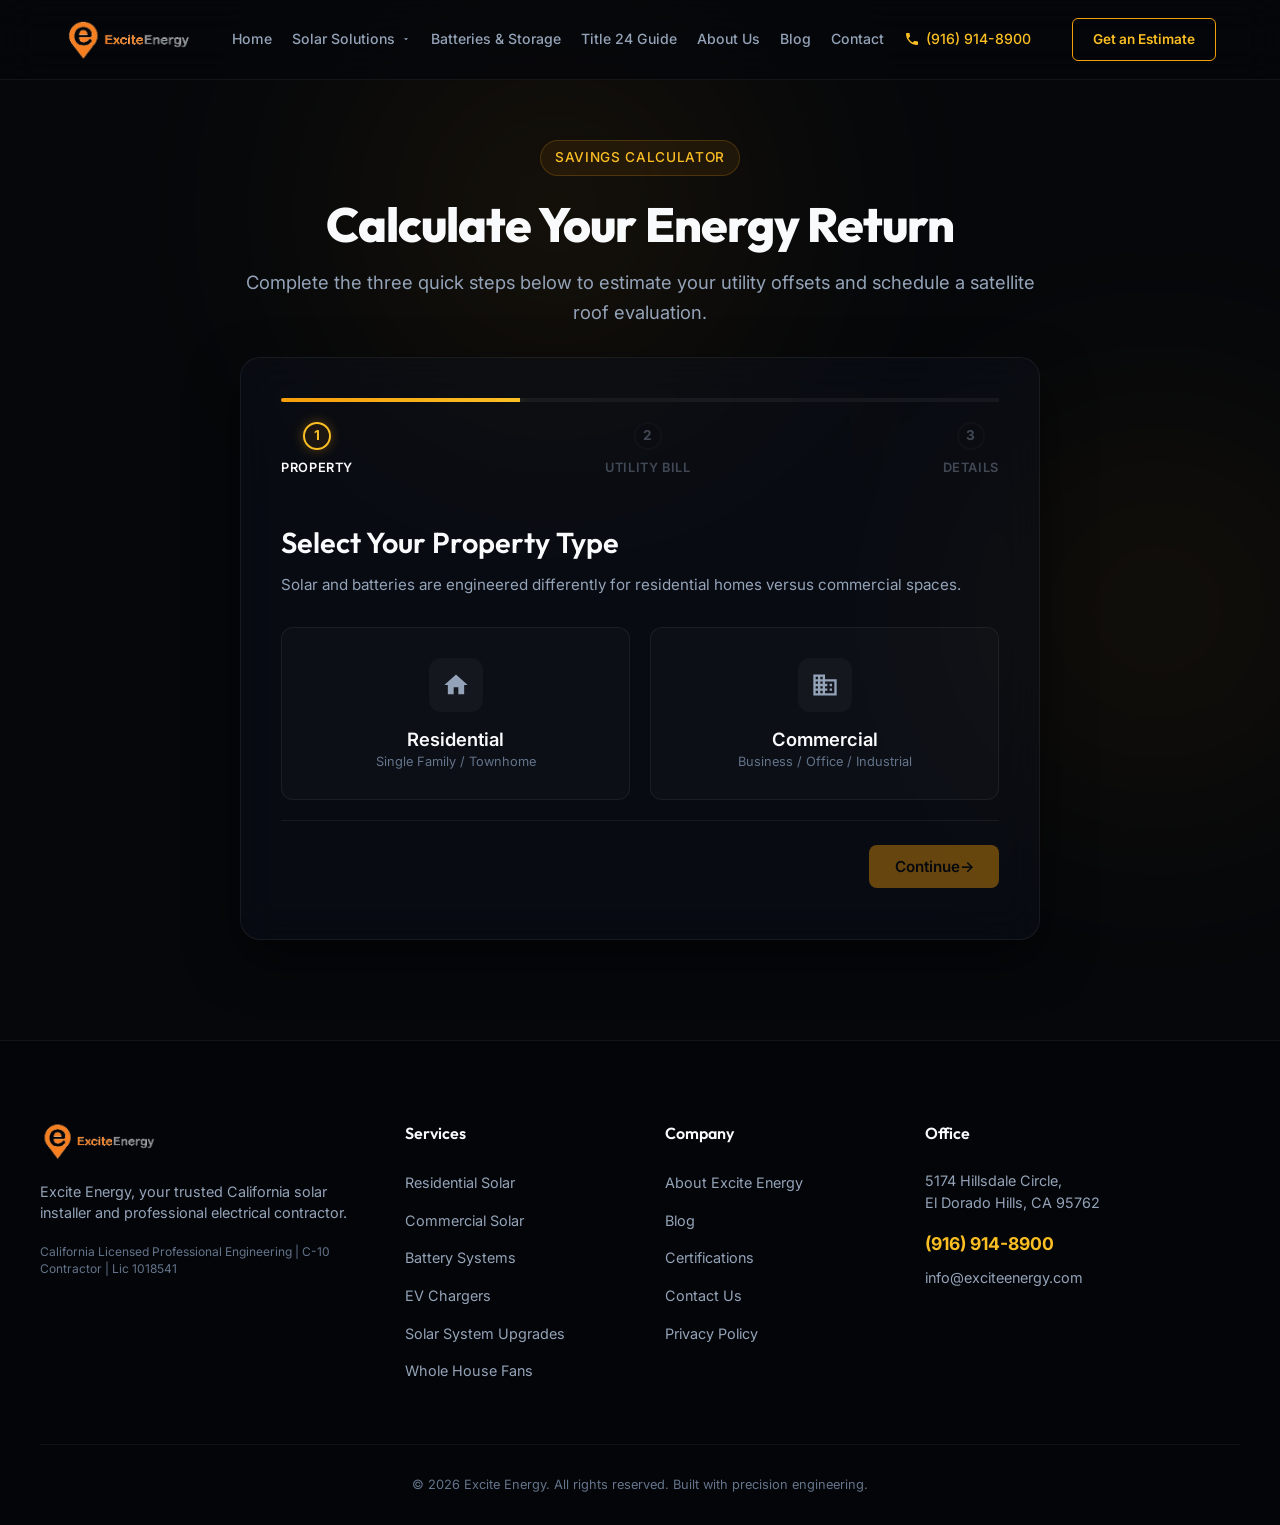
<file: get-estimate.html>
<!DOCTYPE html>
<html lang="en">
<head>
    <meta charset="UTF-8">
    <meta name="viewport" content="width=device-width, initial-scale=1.0">
    <title>Get an Estimate | Excite Energy</title>
    <meta name="description" content="Use Excite Energy's interactive calculator to estimate your 25-year solar and battery storage savings in California. Provide property details for a professional engineer review.">
    <!-- Google Fonts -->
    <link rel="preconnect" href="https://fonts.googleapis.com">
    <link rel="preconnect" href="https://fonts.gstatic.com" crossorigin>
    <link href="https://fonts.googleapis.com/css2?family=Inter:wght@300;400;500;600;700&family=Outfit:wght@400;500;600;700;800&display=swap" rel="stylesheet">
    <!-- Custom Style Sheet -->
    <link rel="stylesheet" href="style.css">
</head>
<body>
    <!-- Top Decorative Ambient Glows -->
    <div class="ambient-glow glow-1"></div>
    <div class="ambient-glow glow-2"></div>

    <!-- Navigation Header -->
    <header class="main-header">
        <div class="header-container">
            <a href="index.html" class="logo-link">
                <img src="logo.webp" alt="Excite Energy Logo" class="header-logo">
            </a>
            <nav class="nav-menu" id="nav-menu">
                <a href="index.html" class="nav-item">Home</a>
                <div class="nav-item nav-item-dropdown">
                    <span class="dropdown-toggle">
                        Solar Solutions
                        <svg class="dropdown-arrow" viewBox="0 0 24 24"><path d="M7 10l5 5 5-5z"/></svg>
                    </span>
                    <div class="dropdown-menu">
                        <a href="residential-solar.html" class="dropdown-item">Residential Solar</a>
                        <a href="commercial-solar.html" class="dropdown-item">Commercial Solar</a>
                        <a href="mounting-options.html" class="dropdown-item">Mounting Options</a>
                    </div>
                </div>
                <a href="batteries.html" class="nav-item">Batteries & Storage</a>
                <a href="title-24.html" class="nav-item">Title 24 Guide</a>
                <a href="about.html" class="nav-item">About Us</a>
                <a href="blog.html" class="nav-item">Blog</a>
                <a href="contact.html" class="nav-item">Contact</a>
                <a href="tel:+19169148900" class="nav-item tel-link">
                    <svg viewBox="0 0 24 24" class="tel-icon"><path d="M6.62 10.79c1.44 2.83 3.76 5.14 6.59 6.59l2.2-2.2c.27-.27.67-.36 1.02-.24 1.12.37 2.33.57 3.57.57.55 0 1 .45 1 1V20c0 .55-.45 1-1 1-9.39 0-17-7.61-17-17 0-.55.45-1 1-1h3.5c.55 0 1 .45 1 1 0 1.25.2 2.45.57 3.57.11.35.03.74-.25 1.02l-2.2 2.2z"/></svg>
                    (916) 914-8900
                </a>
            </nav>
            <div class="header-actions">
                <a href="get-estimate.html" class="cta-btn text-cta">Get an Estimate</a>
                <button class="mobile-toggle" id="mobile-toggle" aria-label="Toggle Menu">
                    <span class="bar"></span>
                    <span class="bar"></span>
                    <span class="bar"></span>
                </button>
            </div>
        </div>
    </header>

    <!-- Subpage Hero -->
    <section class="subpage-hero" style="padding-bottom: 20px;">
        <div class="subpage-hero-container">
            <span class="badge">Savings Calculator</span>
            <h1 class="subpage-title">Calculate Your Energy Return</h1>
            <p class="subpage-desc">Complete the three quick steps below to estimate your utility offsets and schedule a satellite roof evaluation.</p>
        </div>
    </section>

    <!-- Subpage Content -->
    <main class="subpage-content" style="padding-top: 10px;">
        <div class="content-container">
            
            <!-- Interactive Lead Funnel -->
            <div class="funnel-container" style="max-width: 800px; margin: 0 auto;">
                <!-- Glassmorphic Funnel Box -->
                <div class="funnel-card">
                    <!-- Funnel Progress Area -->
                    <div class="funnel-progress-container">
                        <div class="progress-bar-bg">
                            <div class="progress-bar-fill" id="progress-bar"></div>
                        </div>
                        <div class="progress-steps">
                            <div class="step-indicator active" data-step="1">
                                <div class="indicator-dot">1</div>
                                <span class="indicator-label">Property</span>
                            </div>
                            <div class="step-indicator" data-step="2">
                                <div class="indicator-dot">2</div>
                                <span class="indicator-label">Utility Bill</span>
                            </div>
                            <div class="step-indicator" data-step="3">
                                <div class="indicator-dot">3</div>
                                <span class="indicator-label">Details</span>
                            </div>
                        </div>
                    </div>

                    <!-- Funnel Form -->
                    <form id="lead-form" class="funnel-form" novalidate>
                        
                        <!-- STEP 1: Property Type -->
                        <div class="funnel-step active" id="step-1" data-step="1">
                            <h3 class="step-title">Select Your Property Type</h3>
                            <p class="step-desc">Solar and batteries are engineered differently for residential homes versus commercial spaces.</p>
                            
                            <div class="property-options">
                                <button type="button" class="property-btn" data-value="Residential">
                                    <div class="btn-icon">
                                        <svg viewBox="0 0 24 24"><path fill="currentColor" d="M10 20v-6h4v6h5v-8h3L12 3 2 12h3v8z"/></svg>
                                    </div>
                                    <span class="btn-label">Residential</span>
                                    <span class="btn-subtext">Single Family / Townhome</span>
                                </button>
                                
                                <button type="button" class="property-btn" data-value="Commercial">
                                    <div class="btn-icon">
                                        <svg viewBox="0 0 24 24"><path fill="currentColor" d="M12 7V3H2v18h20V7H12zM6 19H4v-2h2v2zm0-4H4v-2h2v2zm0-4H4V9h2v2zm0-4H4V5h2v2zm4 12H8v-2h2v2zm0-4H8v-2h2v2zm0-4H8V9h2v2zm0-4H8V5h2v2zm10 12h-8v-2h2v-2h-2v-2h2v-2h-2V9h8v10zm-2-8h-2v2h2v-2zm0 4h-2v2h2v-2z"/></svg>
                                    </div>
                                    <span class="btn-label">Commercial</span>
                                    <span class="btn-subtext">Business / Office / Industrial</span>
                                </button>
                            </div>
                            
                            <input type="hidden" name="property_type" id="property-type-input" value="">
                            <span class="error-msg" id="property-error">Please select a property type to proceed.</span>

                            <div class="step-navigation">
                                <div></div> <!-- Spacer -->
                                <button type="button" class="btn btn-primary next-step-btn" disabled>Continue <span class="arrow">&rarr;</span></button>
                            </div>
                        </div>

                        <!-- STEP 2: Utility Bill Sliding Scale -->
                        <div class="funnel-step" id="step-2" data-step="2">
                            <h3 class="step-title">Average Monthly Utility Bill</h3>
                            <p class="step-desc">Drag the slider to select your current average monthly electricity costs.</p>
                            
                            <div class="slider-container">
                                <div class="bill-display">
                                    <span class="currency">$</span>
                                    <span class="bill-value" id="bill-val">350</span>
                                </div>
                                
                                <input type="range" class="bill-slider" id="bill-slider" min="50" max="1000" step="25" value="350" aria-label="Monthly utility bill slider">
                                
                                <div class="slider-labels">
                                    <span>$50</span>
                                    <span>$500</span>
                                    <span>$1,000+</span>
                                </div>
                            </div>

                            <!-- Real-time savings projections calculated from slider -->
                            <div class="savings-cards">
                                <div class="savings-card">
                                    <span class="card-glow-bg"></span>
                                    <span class="savings-label">Estimated Monthly Savings</span>
                                    <span class="savings-amount" id="savings-monthly">$0</span>
                                    <span class="savings-subtext">Offsetting ~90% utility bills</span>
                                </div>
                                <div class="savings-card highlight-card">
                                    <span class="card-glow-bg"></span>
                                    <span class="savings-label">Estimated 25-Year Savings</span>
                                    <span class="savings-amount" id="savings-yearly">$0</span>
                                    <span class="savings-subtext">Factoring in CA utility price inflation</span>
                                </div>
                            </div>

                            <div class="step-navigation">
                                <button type="button" class="btn btn-secondary prev-step-btn">&larr; Back</button>
                                <button type="button" class="btn btn-primary next-step-btn">Continue &rarr;</button>
                            </div>
                        </div>

                        <!-- STEP 3: Contact Details -->
                        <div class="funnel-step" id="step-3" data-step="3">
                            <h3 class="step-title">Review & Generate Your Proposal</h3>
                            <p class="step-desc">Provide your contact details so our registered engineers can run a satellite design review for your roof.</p>
                            
                            <div class="form-grid">
                                <div class="form-group">
                                    <label for="form-name">Full Name</label>
                                    <input type="text" id="form-name" placeholder="John Doe" required>
                                    <span class="input-error">Name is required.</span>
                                </div>
                                
                                <div class="form-group">
                                    <label for="form-email">Email Address</label>
                                    <input type="email" id="form-email" placeholder="john@example.com" required>
                                    <span class="input-error">Please enter a valid email address.</span>
                                </div>
                                
                                <div class="form-group">
                                    <label for="form-phone">Phone Number</label>
                                    <input type="tel" id="form-phone" placeholder="(916) 555-0199" required>
                                    <span class="input-error">Please enter a valid phone number.</span>
                                </div>
                                
                                <div class="form-group">
                                    <label for="form-address">Installation Address</label>
                                    <input type="text" id="form-address" placeholder="El Dorado Hills, CA" required>
                                    <span class="input-error">Address is required.</span>
                                </div>
                            </div>
                            
                            <div class="form-checkbox">
                                <input type="checkbox" id="form-agreement" required>
                                <label for="form-agreement">I consent to Excite Energy contacting me about solar, battery storage, and energy options. Read our <a href="https://www.exciteenergy.com/privacy-policy" target="_blank" rel="noopener">Privacy Policy</a>.</label>
                                <span class="input-error">You must accept the privacy policy.</span>
                            </div>

                            <div class="step-navigation">
                                <button type="button" class="btn btn-secondary prev-step-btn">&larr; Back</button>
                                <button type="submit" class="btn btn-primary submit-btn" id="submit-btn">
                                    <span>Get Free Solar Estimate</span>
                                    <div class="btn-loader"></div>
                                </button>
                            </div>
                        </div>

                        <!-- SUCCESS STATE -->
                        <div class="funnel-step success-state" id="step-success">
                            <div class="success-icon-wrapper">
                                <svg viewBox="0 0 24 24" class="success-svg"><path fill="none" stroke="currentColor" stroke-width="2" stroke-linecap="round" stroke-linejoin="round" d="M22 11.08V12a10 10 0 1 1-5.93-9.14M22 4L12 14.01l-3-3"/></svg>
                            </div>
                            <h3 class="step-title">Estimate Request Submitted!</h3>
                            <p class="step-desc">
                                Thank you, <strong id="success-username">John</strong>. Our engineering leads, Heath Kirin and Vince Bowles, will perform a satellite engineering assessment on <strong id="success-address">your property</strong>.
                            </p>
                            <div class="success-details">
                                <div class="detail-item">
                                    <span class="detail-label">Project Type:</span>
                                    <span class="detail-val" id="success-prop-type">Residential</span>
                                </div>
                                <div class="detail-item">
                                    <span class="detail-label">Monthly Bill:</span>
                                    <span class="detail-val" id="success-bill">$350</span>
                                </div>
                                <div class="detail-item">
                                    <span class="detail-label">Estimated Savings:</span>
                                    <span class="detail-val text-neon" id="success-savings">$65,000+</span>
                                </div>
                            </div>
                            <p class="success-cta-text">One of our electrical engineering reps will call you at <strong id="success-phone">(916) 555-0199</strong> shortly.</p>
                            <button type="button" class="btn btn-secondary reset-btn" id="reset-funnel-btn">Start Over</button>
                        </div>

                    </form>
                </div>
            </div>

        </div>
    </main>

    <!-- Footer -->
    <footer class="main-footer">
        <div class="footer-top">
            <div class="footer-logo-col">
                <img src="logo.webp" alt="Excite Energy Logo" class="footer-logo">
                <p class="footer-tagline">Excite Energy, your trusted California solar installer and professional electrical contractor.</p>
                <p class="license-info">California Licensed Professional Engineering | C-10 Contractor | Lic 1018541</p>
            </div>
            
            <div class="footer-links-col">
                <h5 class="footer-heading">Services</h5>
                <ul class="footer-links">
                    <li><a href="residential-solar.html">Residential Solar</a></li>
                    <li><a href="commercial-solar.html">Commercial Solar</a></li>
                    <li><a href="batteries.html">Battery Systems</a></li>
                    <li><a href="residential-solar.html#ev-chargers">EV Chargers</a></li>
                    <li><a href="residential-solar.html#upgrades">Solar System Upgrades</a></li>
                    <li><a href="residential-solar.html#house-fans">Whole House Fans</a></li>
                </ul>
            </div>

            <div class="footer-links-col">
                <h5 class="footer-heading">Company</h5>
                <ul class="footer-links">
                    <li><a href="about.html">About Excite Energy</a></li>
                    <li><a href="blog.html">Blog</a></li>
                    <li><a href="certifications.html">Certifications</a></li>
                    <li><a href="contact.html">Contact Us</a></li>
                    <li><a href="https://www.exciteenergy.com/privacy-policy" target="_blank" rel="noopener">Privacy Policy</a></li>
                </ul>
            </div>

            <div class="footer-contact-col">
                <h5 class="footer-heading">Office</h5>
                <p class="office-address">
                    <a href="https://maps.google.com/?q=5174+Hillsdale+Circle,+El+Dorado+Hills,+CA+95762" target="_blank" rel="noopener" class="map-link">
                        5174 Hillsdale Circle,<br>
                        El Dorado Hills, CA 95762
                    </a>
                </p>
                <a href="tel:+19169148900" class="footer-phone">(916) 914-8900</a>
                <a href="mailto:info@exciteenergy.com" class="footer-email">info@exciteenergy.com</a>
            </div>
        </div>
        
        <div class="footer-bottom">
            <p class="copy-text">&copy; 2026 Excite Energy. All rights reserved. Built with precision engineering.</p>
        </div>
    </footer>

    <!-- Custom Script -->
    <script src="app.js"></script>
</body>
</html>
</file>
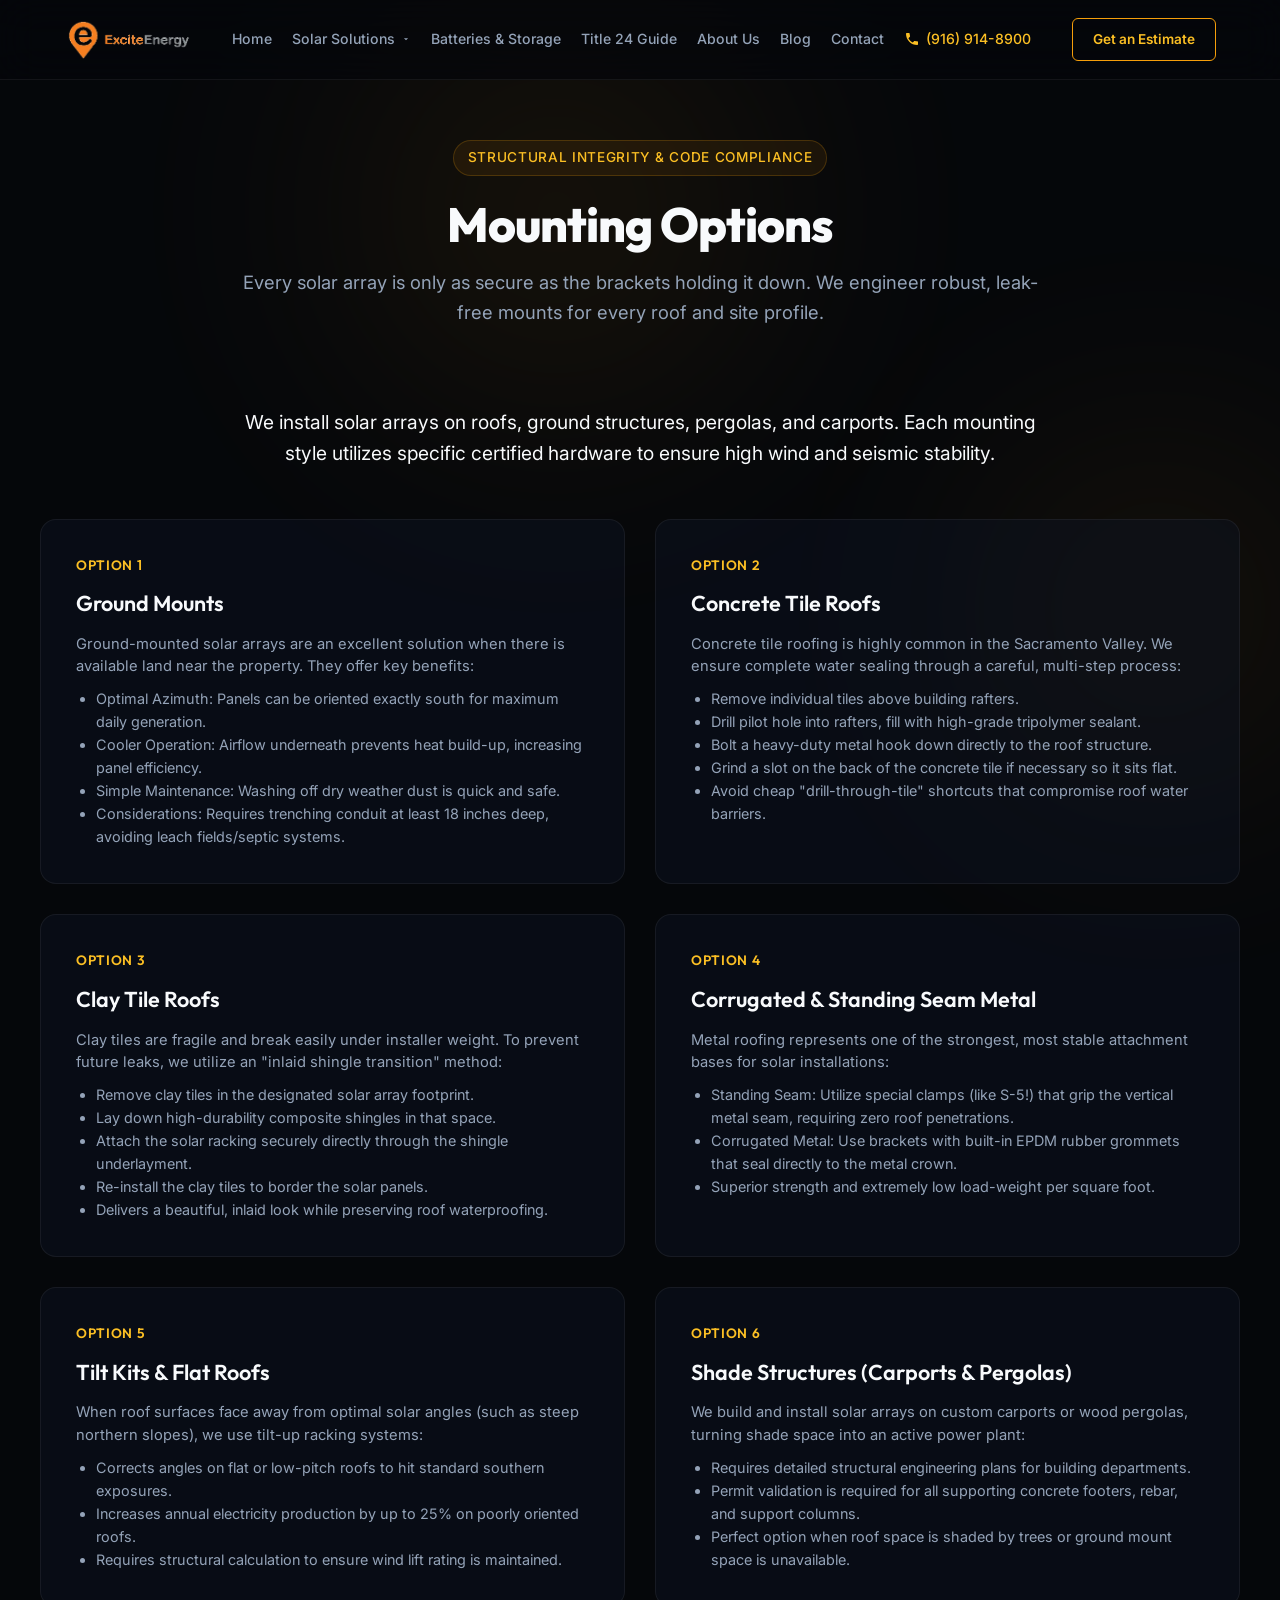
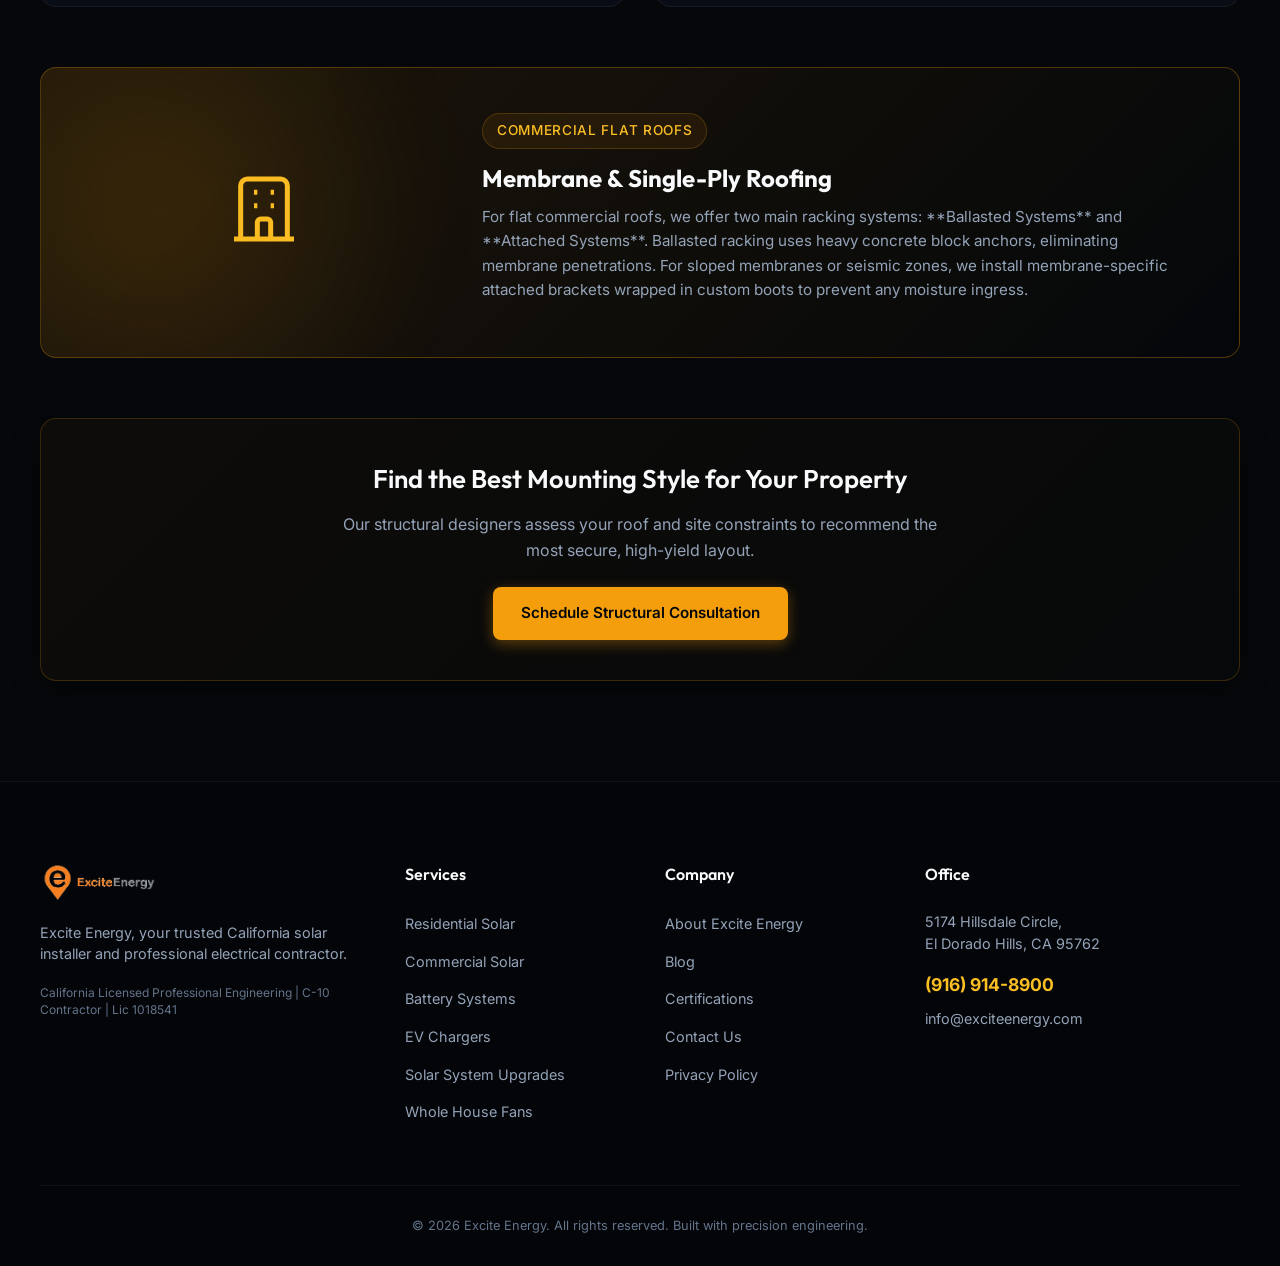
<file: mounting-options.html>
<!DOCTYPE html>
<html lang="en">
<head>
    <meta charset="UTF-8">
    <meta name="viewport" content="width=device-width, initial-scale=1.0">
    <title>Solar Installation Mounting Options | Excite Energy</title>
    <meta name="description" content="Overview of solar racking and mounting techniques including ground mounts, concrete/clay tile hooks, tilt kits, flat roof ballasts, and custom carports.">
    <!-- Google Fonts -->
    <link rel="preconnect" href="https://fonts.googleapis.com">
    <link rel="preconnect" href="https://fonts.gstatic.com" crossorigin>
    <link href="https://fonts.googleapis.com/css2?family=Inter:wght@300;400;500;600;700&family=Outfit:wght@400;500;600;700;800&display=swap" rel="stylesheet">
    <!-- Custom Style Sheet -->
    <link rel="stylesheet" href="style.css">
</head>
<body>
    <!-- Top Decorative Ambient Glows -->
    <div class="ambient-glow glow-1"></div>
    <div class="ambient-glow glow-2"></div>

    <!-- Navigation Header -->
    <header class="main-header">
        <div class="header-container">
            <a href="index.html" class="logo-link">
                <img src="logo.webp" alt="Excite Energy Logo" class="header-logo">
            </a>
            <nav class="nav-menu" id="nav-menu">
                <a href="index.html" class="nav-item">Home</a>
                <div class="nav-item nav-item-dropdown">
                    <span class="dropdown-toggle">
                        Solar Solutions
                        <svg class="dropdown-arrow" viewBox="0 0 24 24"><path d="M7 10l5 5 5-5z"/></svg>
                    </span>
                    <div class="dropdown-menu">
                        <a href="residential-solar.html" class="dropdown-item">Residential Solar</a>
                        <a href="commercial-solar.html" class="dropdown-item">Commercial Solar</a>
                        <a href="mounting-options.html" class="dropdown-item">Mounting Options</a>
                    </div>
                </div>
                <a href="batteries.html" class="nav-item">Batteries & Storage</a>
                <a href="title-24.html" class="nav-item">Title 24 Guide</a>
                <a href="about.html" class="nav-item">About Us</a>
                <a href="blog.html" class="nav-item">Blog</a>
                <a href="contact.html" class="nav-item">Contact</a>
                <a href="tel:+19169148900" class="nav-item tel-link">
                    <svg viewBox="0 0 24 24" class="tel-icon"><path d="M6.62 10.79c1.44 2.83 3.76 5.14 6.59 6.59l2.2-2.2c.27-.27.67-.36 1.02-.24 1.12.37 2.33.57 3.57.57.55 0 1 .45 1 1V20c0 .55-.45 1-1 1-9.39 0-17-7.61-17-17 0-.55.45-1 1-1h3.5c.55 0 1 .45 1 1 0 1.25.2 2.45.57 3.57.11.35.03.74-.25 1.02l-2.2 2.2z"/></svg>
                    (916) 914-8900
                </a>
            </nav>
            <div class="header-actions">
                <a href="get-estimate.html" class="cta-btn text-cta">Get an Estimate</a>
                <button class="mobile-toggle" id="mobile-toggle" aria-label="Toggle Menu">
                    <span class="bar"></span>
                    <span class="bar"></span>
                    <span class="bar"></span>
                </button>
            </div>
        </div>
    </header>

    <!-- Subpage Hero -->
    <section class="subpage-hero">
        <div class="subpage-hero-container">
            <span class="badge">Structural Integrity & Code Compliance</span>
            <h1 class="subpage-title">Mounting Options</h1>
            <p class="subpage-desc">Every solar array is only as secure as the brackets holding it down. We engineer robust, leak-free mounts for every roof and site profile.</p>
        </div>
    </section>

    <!-- Subpage Content -->
    <main class="subpage-content">
        <div class="content-container">
            
            <p class="paragraph-lead-styled" style="text-align: center; max-width: 800px; margin: 0 auto 50px auto;">We install solar arrays on roofs, ground structures, pergolas, and carports. Each mounting style utilizes specific certified hardware to ensure high wind and seismic stability.</p>

            <div style="display: grid; grid-template-columns: repeat(2, 1fr); gap: 30px; margin-bottom: 60px;">
                
                <!-- Ground Mounts -->
                <div class="cert-card">
                    <div class="cert-num">Option 1</div>
                    <h3 class="cert-title-text">Ground Mounts</h3>
                    <p class="cert-desc-text">Ground-mounted solar arrays are an excellent solution when there is available land near the property. They offer key benefits:</p>
                    <ul style="padding-left: 20px; color: var(--color-text-secondary); font-size: 0.9rem; margin-top: 10px; line-height: 1.6;">
                        <li>Optimal Azimuth: Panels can be oriented exactly south for maximum daily generation.</li>
                        <li>Cooler Operation: Airflow underneath prevents heat build-up, increasing panel efficiency.</li>
                        <li>Simple Maintenance: Washing off dry weather dust is quick and safe.</li>
                        <li>Considerations: Requires trenching conduit at least 18 inches deep, avoiding leach fields/septic systems.</li>
                    </ul>
                </div>

                <!-- Concrete Tile Roofs -->
                <div class="cert-card">
                    <div class="cert-num">Option 2</div>
                    <h3 class="cert-title-text">Concrete Tile Roofs</h3>
                    <p class="cert-desc-text">Concrete tile roofing is highly common in the Sacramento Valley. We ensure complete water sealing through a careful, multi-step process:</p>
                    <ul style="padding-left: 20px; color: var(--color-text-secondary); font-size: 0.9rem; margin-top: 10px; line-height: 1.6;">
                        <li>Remove individual tiles above building rafters.</li>
                        <li>Drill pilot hole into rafters, fill with high-grade tripolymer sealant.</li>
                        <li>Bolt a heavy-duty metal hook down directly to the roof structure.</li>
                        <li>Grind a slot on the back of the concrete tile if necessary so it sits flat.</li>
                        <li>Avoid cheap "drill-through-tile" shortcuts that compromise roof water barriers.</li>
                    </ul>
                </div>

                <!-- Clay Tile Roofs -->
                <div class="cert-card">
                    <div class="cert-num">Option 3</div>
                    <h3 class="cert-title-text">Clay Tile Roofs</h3>
                    <p class="cert-desc-text">Clay tiles are fragile and break easily under installer weight. To prevent future leaks, we utilize an "inlaid shingle transition" method:</p>
                    <ul style="padding-left: 20px; color: var(--color-text-secondary); font-size: 0.9rem; margin-top: 10px; line-height: 1.6;">
                        <li>Remove clay tiles in the designated solar array footprint.</li>
                        <li>Lay down high-durability composite shingles in that space.</li>
                        <li>Attach the solar racking securely directly through the shingle underlayment.</li>
                        <li>Re-install the clay tiles to border the solar panels.</li>
                        <li>Delivers a beautiful, inlaid look while preserving roof waterproofing.</li>
                    </ul>
                </div>

                <!-- Corrugated Metal Roofs -->
                <div class="cert-card">
                    <div class="cert-num">Option 4</div>
                    <h3 class="cert-title-text">Corrugated & Standing Seam Metal</h3>
                    <p class="cert-desc-text">Metal roofing represents one of the strongest, most stable attachment bases for solar installations:</p>
                    <ul style="padding-left: 20px; color: var(--color-text-secondary); font-size: 0.9rem; margin-top: 10px; line-height: 1.6;">
                        <li>Standing Seam: Utilize special clamps (like S-5!) that grip the vertical metal seam, requiring zero roof penetrations.</li>
                        <li>Corrugated Metal: Use brackets with built-in EPDM rubber grommets that seal directly to the metal crown.</li>
                        <li>Superior strength and extremely low load-weight per square foot.</li>
                    </ul>
                </div>

                <!-- Tilt Mounts -->
                <div class="cert-card">
                    <div class="cert-num">Option 5</div>
                    <h3 class="cert-title-text">Tilt Kits & Flat Roofs</h3>
                    <p class="cert-desc-text">When roof surfaces face away from optimal solar angles (such as steep northern slopes), we use tilt-up racking systems:</p>
                    <ul style="padding-left: 20px; color: var(--color-text-secondary); font-size: 0.9rem; margin-top: 10px; line-height: 1.6;">
                        <li>Corrects angles on flat or low-pitch roofs to hit standard southern exposures.</li>
                        <li>Increases annual electricity production by up to 25% on poorly oriented roofs.</li>
                        <li>Requires structural calculation to ensure wind lift rating is maintained.</li>
                    </ul>
                </div>

                <!-- Shade Structures -->
                <div class="cert-card">
                    <div class="cert-num">Option 6</div>
                    <h3 class="cert-title-text">Shade Structures (Carports & Pergolas)</h3>
                    <p class="cert-desc-text">We build and install solar arrays on custom carports or wood pergolas, turning shade space into an active power plant:</p>
                    <ul style="padding-left: 20px; color: var(--color-text-secondary); font-size: 0.9rem; margin-top: 10px; line-height: 1.6;">
                        <li>Requires detailed structural engineering plans for building departments.</li>
                        <li>Permit validation is required for all supporting concrete footers, rebar, and support columns.</li>
                        <li>Perfect option when roof space is shaded by trees or ground mount space is unavailable.</li>
                    </ul>
                </div>

            </div>

            <!-- Membrane Roofs Section (Full width callout) -->
            <div class="award-section-banner" style="margin-bottom: 60px; padding: 45px;">
                <div class="award-glow-bg"></div>
                <div style="display:grid; grid-template-columns: 1fr 2fr; gap: 40px; align-items: center;">
                    <div style="text-align:center;">
                        <svg style="width: 80px; height: 80px; color: var(--color-neon-bright);" fill="none" stroke="currentColor" stroke-width="1.5" viewBox="0 0 24 24">
                            <path d="M19 21V5a2 2 0 00-2-2H7a2 2 0 00-2 2v16m14 0h2m-2 0h-5m-9 0H3m2 0h5M9 7h1m-1 4h1m4-4h1m-1 4h1m-5 10v-5a1 1 0 011-1h2a1 1 0 011 1v5m-4 0h4"></path>
                        </svg>
                    </div>
                    <div>
                        <span class="badge" style="margin-bottom: 10px;">Commercial Flat Roofs</span>
                        <h3 style="font-family: var(--font-title); font-size: 1.5rem; margin-bottom: 8px;">Membrane & Single-Ply Roofing</h3>
                        <p style="color: var(--color-text-secondary); font-size: 0.95rem; line-height: 1.6; margin-bottom: 10px;">For flat commercial roofs, we offer two main racking systems: **Ballasted Systems** and **Attached Systems**. Ballasted racking uses heavy concrete block anchors, eliminating membrane penetrations. For sloped membranes or seismic zones, we install membrane-specific attached brackets wrapped in custom boots to prevent any moisture ingress.</p>
                    </div>
                </div>
            </div>

            <!-- Bottom CTA -->
            <div class="article-footer-cta">
                <h3 class="cta-title">Find the Best Mounting Style for Your Property</h3>
                <p class="cta-text">Our structural designers assess your roof and site constraints to recommend the most secure, high-yield layout.</p>
                <a href="contact.html" class="btn btn-primary">Schedule Structural Consultation</a>
            </div>

        </div>
    </main>

    <!-- Footer -->
    <footer class="main-footer">
        <div class="footer-top">
            <div class="footer-logo-col">
                <img src="logo.webp" alt="Excite Energy Logo" class="footer-logo">
                <p class="footer-tagline">Excite Energy, your trusted California solar installer and professional electrical contractor.</p>
                <p class="license-info">California Licensed Professional Engineering | C-10 Contractor | Lic 1018541</p>
            </div>
            
            <div class="footer-links-col">
                <h5 class="footer-heading">Services</h5>
                <ul class="footer-links">
                    <li><a href="residential-solar.html">Residential Solar</a></li>
                    <li><a href="commercial-solar.html">Commercial Solar</a></li>
                    <li><a href="batteries.html">Battery Systems</a></li>
                    <li><a href="residential-solar.html#ev-chargers">EV Chargers</a></li>
                    <li><a href="residential-solar.html#upgrades">Solar System Upgrades</a></li>
                    <li><a href="residential-solar.html#house-fans">Whole House Fans</a></li>
                </ul>
            </div>

            <div class="footer-links-col">
                <h5 class="footer-heading">Company</h5>
                <ul class="footer-links">
                    <li><a href="about.html">About Excite Energy</a></li>
                    <li><a href="blog.html">Blog</a></li>
                    <li><a href="certifications.html">Certifications</a></li>
                    <li><a href="contact.html">Contact Us</a></li>
                    <li><a href="https://www.exciteenergy.com/privacy-policy" target="_blank" rel="noopener">Privacy Policy</a></li>
                </ul>
            </div>

            <div class="footer-contact-col">
                <h5 class="footer-heading">Office</h5>
                <p class="office-address">
                    <a href="https://maps.google.com/?q=5174+Hillsdale+Circle,+El+Dorado+Hills,+CA+95762" target="_blank" rel="noopener" class="map-link">
                        5174 Hillsdale Circle,<br>
                        El Dorado Hills, CA 95762
                    </a>
                </p>
                <a href="tel:+19169148900" class="footer-phone">(916) 914-8900</a>
                <a href="mailto:info@exciteenergy.com" class="footer-email">info@exciteenergy.com</a>
            </div>
        </div>
        
        <div class="footer-bottom">
            <p class="copy-text">&copy; 2026 Excite Energy. All rights reserved. Built with precision engineering.</p>
        </div>
    </footer>

    <!-- Custom Script -->
    <script src="app.js"></script>
</body>
</html>
</file>
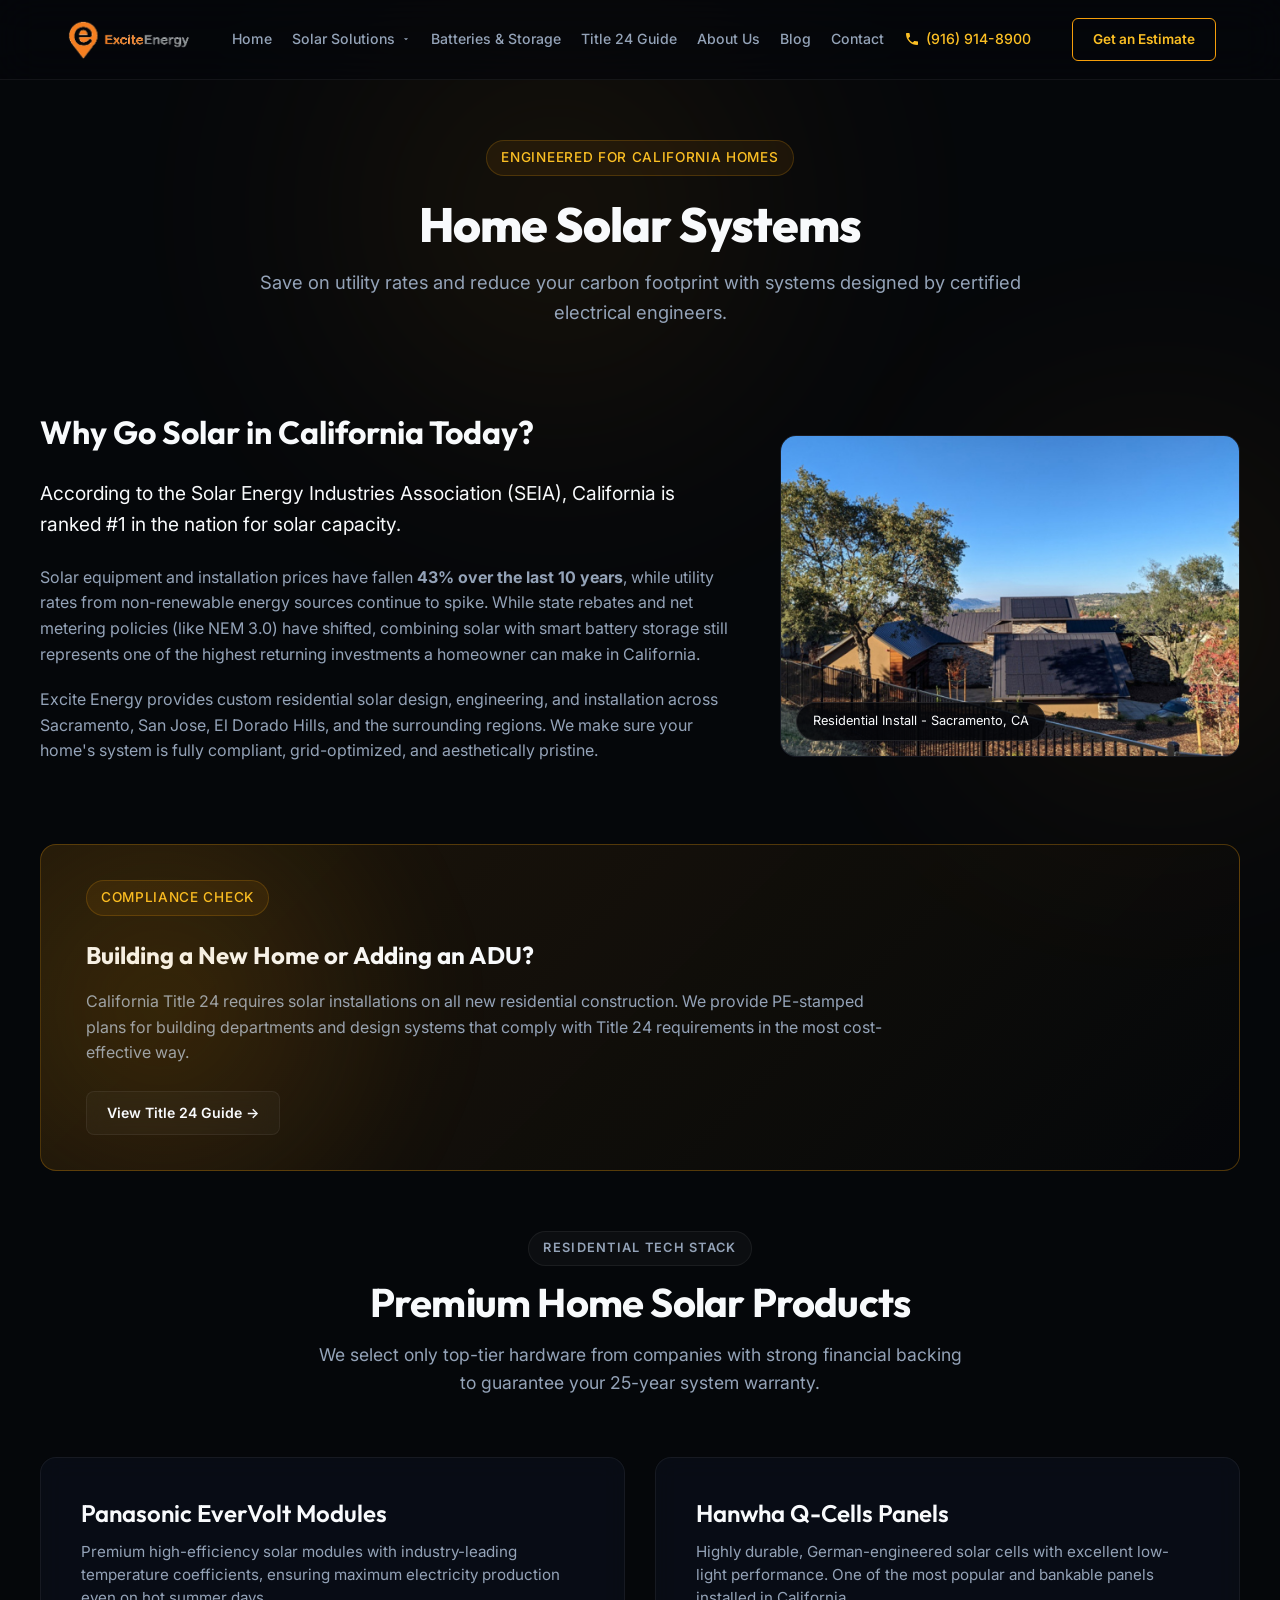
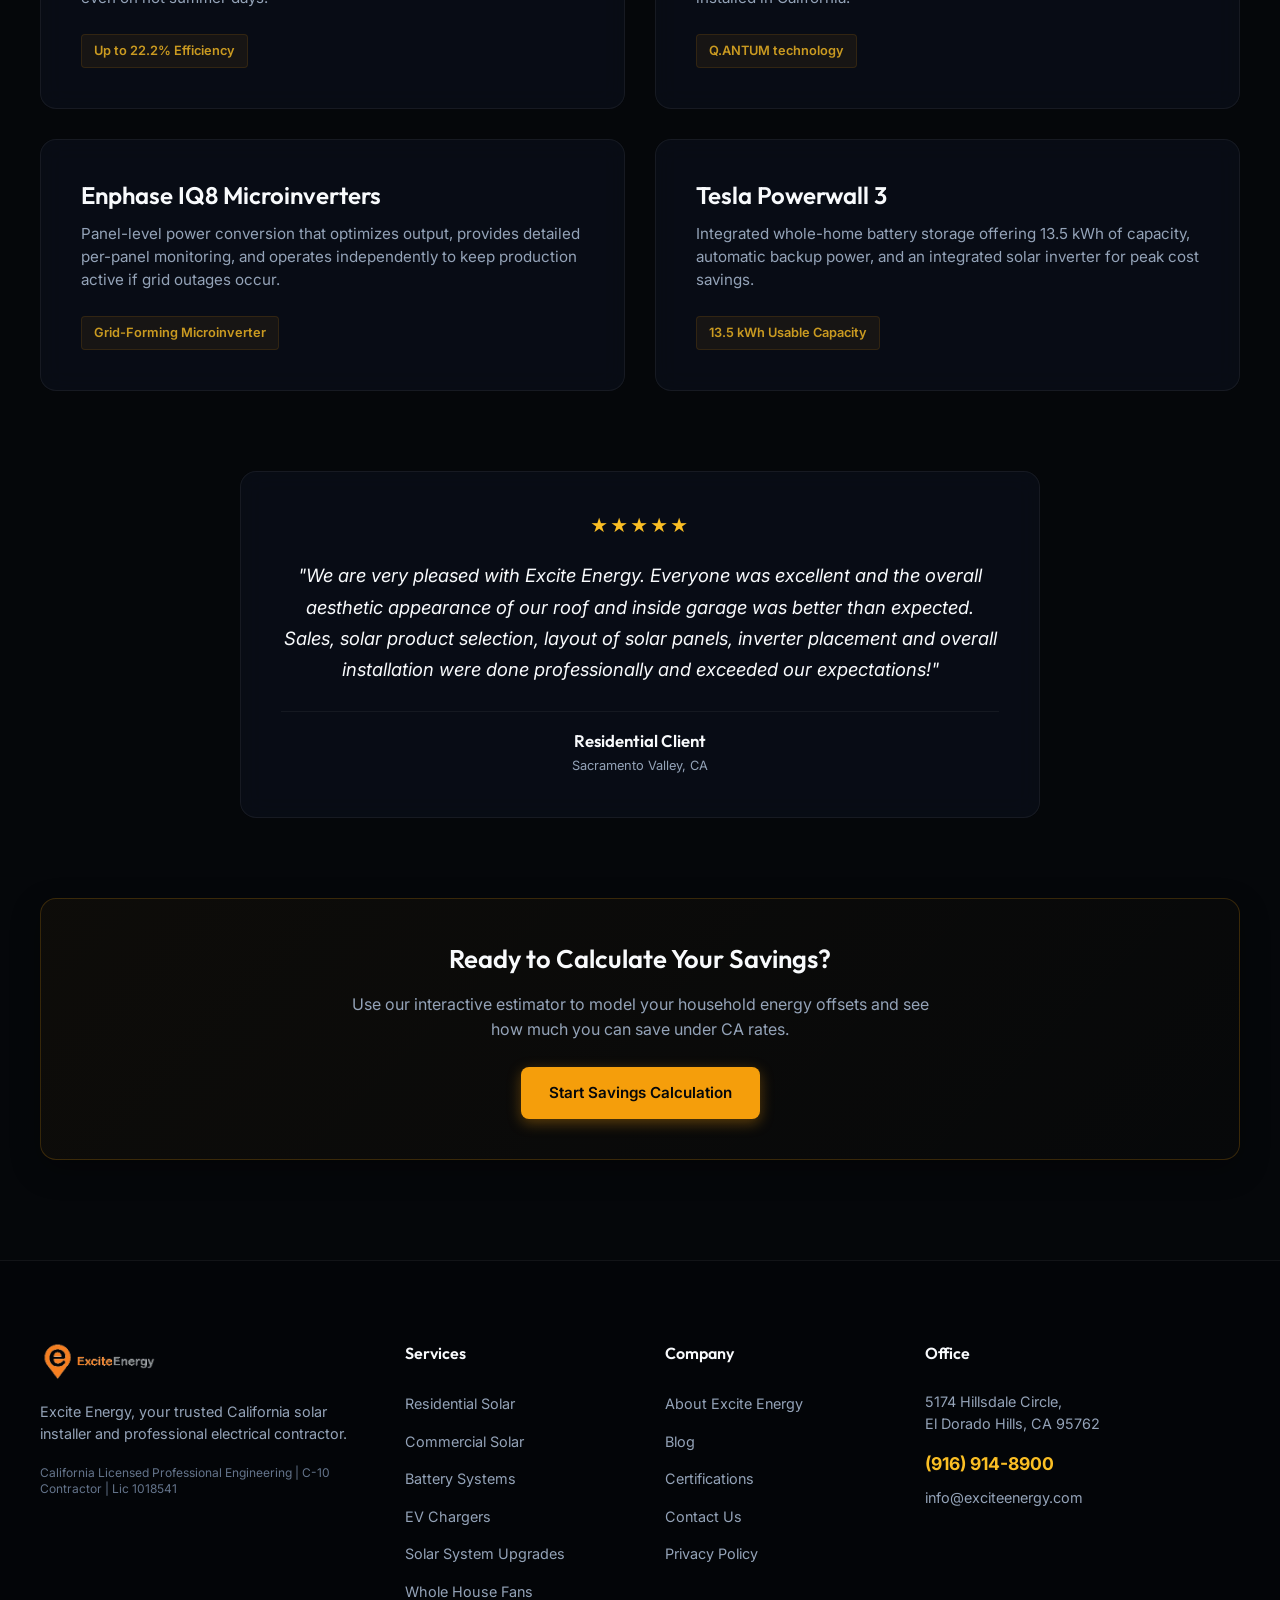
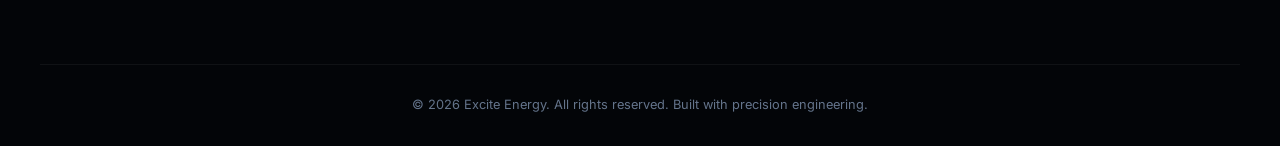
<file: residential-solar.html>
<!DOCTYPE html>
<html lang="en">
<head>
    <meta charset="UTF-8">
    <meta name="viewport" content="width=device-width, initial-scale=1.0">
    <title>Residential Solar Systems | Excite Energy</title>
    <meta name="description" content="Certified residential solar installers and electrical engineers designing optimal solar solutions for California homes in Sacramento, San Jose, and surrounding areas.">
    <!-- Google Fonts -->
    <link rel="preconnect" href="https://fonts.googleapis.com">
    <link rel="preconnect" href="https://fonts.gstatic.com" crossorigin>
    <link href="https://fonts.googleapis.com/css2?family=Inter:wght@300;400;500;600;700&family=Outfit:wght@400;500;600;700;800&display=swap" rel="stylesheet">
    <!-- Custom Style Sheet -->
    <link rel="stylesheet" href="style.css">
</head>
<body>
    <!-- Top Decorative Ambient Glows -->
    <div class="ambient-glow glow-1"></div>
    <div class="ambient-glow glow-2"></div>

    <!-- Navigation Header -->
    <header class="main-header">
        <div class="header-container">
            <a href="index.html" class="logo-link">
                <img src="logo.webp" alt="Excite Energy Logo" class="header-logo">
            </a>
            <nav class="nav-menu" id="nav-menu">
                <a href="index.html" class="nav-item">Home</a>
                <div class="nav-item nav-item-dropdown">
                    <span class="dropdown-toggle">
                        Solar Solutions
                        <svg class="dropdown-arrow" viewBox="0 0 24 24"><path d="M7 10l5 5 5-5z"/></svg>
                    </span>
                    <div class="dropdown-menu">
                        <a href="residential-solar.html" class="dropdown-item">Residential Solar</a>
                        <a href="commercial-solar.html" class="dropdown-item">Commercial Solar</a>
                        <a href="mounting-options.html" class="dropdown-item">Mounting Options</a>
                    </div>
                </div>
                <a href="batteries.html" class="nav-item">Batteries & Storage</a>
                <a href="title-24.html" class="nav-item">Title 24 Guide</a>
                <a href="about.html" class="nav-item">About Us</a>
                <a href="blog.html" class="nav-item">Blog</a>
                <a href="contact.html" class="nav-item">Contact</a>
                <a href="tel:+19169148900" class="nav-item tel-link">
                    <svg viewBox="0 0 24 24" class="tel-icon"><path d="M6.62 10.79c1.44 2.83 3.76 5.14 6.59 6.59l2.2-2.2c.27-.27.67-.36 1.02-.24 1.12.37 2.33.57 3.57.57.55 0 1 .45 1 1V20c0 .55-.45 1-1 1-9.39 0-17-7.61-17-17 0-.55.45-1 1-1h3.5c.55 0 1 .45 1 1 0 1.25.2 2.45.57 3.57.11.35.03.74-.25 1.02l-2.2 2.2z"/></svg>
                    (916) 914-8900
                </a>
            </nav>
            <div class="header-actions">
                <a href="get-estimate.html" class="cta-btn text-cta">Get an Estimate</a>
                <button class="mobile-toggle" id="mobile-toggle" aria-label="Toggle Menu">
                    <span class="bar"></span>
                    <span class="bar"></span>
                    <span class="bar"></span>
                </button>
            </div>
        </div>
    </header>

    <!-- Subpage Hero -->
    <section class="subpage-hero">
        <div class="subpage-hero-container">
            <span class="badge">Engineered for California Homes</span>
            <h1 class="subpage-title">Home Solar Systems</h1>
            <p class="subpage-desc">Save on utility rates and reduce your carbon footprint with systems designed by certified electrical engineers.</p>
        </div>
    </section>

    <!-- Subpage Content -->
    <main class="subpage-content">
        <div class="content-container">
            
            <div style="display: grid; grid-template-columns: 1.2fr 0.8fr; gap: 50px; margin-bottom: 60px; align-items: center;">
                <div>
                    <h2 style="font-family: var(--font-title); font-size: 2rem; margin-bottom: 20px;">Why Go Solar in California Today?</h2>
                    <p class="paragraph-lead-styled">According to the Solar Energy Industries Association (SEIA), California is ranked #1 in the nation for solar capacity.</p>
                    <p class="paragraph-standard-styled">Solar equipment and installation prices have fallen <strong>43% over the last 10 years</strong>, while utility rates from non-renewable energy sources continue to spike. While state rebates and net metering policies (like NEM 3.0) have shifted, combining solar with smart battery storage still represents one of the highest returning investments a homeowner can make in California.</p>
                    <p class="paragraph-standard-styled">Excite Energy provides custom residential solar design, engineering, and installation across Sacramento, San Jose, El Dorado Hills, and the surrounding regions. We make sure your home's system is fully compliant, grid-optimized, and aesthetically pristine.</p>
                </div>
                <div style="position: relative;">
                    <div class="partner-card" style="padding: 0; overflow: hidden; border-radius: 16px;">
                        <img src="solar-excite-energy-home-roof-3.jpg" alt="California Home Solar Roof" style="width:100%; display:block; object-fit:cover; height: 320px;">
                        <div style="position: absolute; bottom: 15px; left: 15px; background: rgba(5,7,10,0.85); padding: 8px 16px; border-radius: 20px; font-size: 0.8rem; border: 1px solid rgba(255,255,255,0.1);">
                            Residential Install - Sacramento, CA
                        </div>
                    </div>
                </div>
            </div>

            <!-- Title 24 Banner Callout -->
            <div class="award-section-banner" style="margin-bottom: 60px; padding: 35px 45px;">
                <div class="award-glow-bg"></div>
                <div style="display:flex; flex-direction:column; gap:10px;">
                    <span class="badge" style="align-self: flex-start; margin-bottom: 10px;">Compliance Check</span>
                    <h3 style="font-family: var(--font-title); font-size: 1.5rem; margin-bottom: 5px;">Building a New Home or Adding an ADU?</h3>
                    <p style="color: var(--color-text-secondary); margin-bottom: 15px; max-width: 800px;">California Title 24 requires solar installations on all new residential construction. We provide PE-stamped plans for building departments and design systems that comply with Title 24 requirements in the most cost-effective way.</p>
                    <a href="title-24.html" class="btn btn-secondary" style="align-self: flex-start; padding: 10px 20px; font-size: 0.88rem;">View Title 24 Guide &rarr;</a>
                </div>
            </div>

            <!-- Products Section -->
            <section style="margin-bottom: 80px;">
                <div class="section-header">
                    <span class="section-badge">Residential Tech Stack</span>
                    <h2 class="section-title">Premium Home Solar Products</h2>
                    <p class="section-subtitle">We select only top-tier hardware from companies with strong financial backing to guarantee your 25-year system warranty.</p>
                </div>

                <div class="partners-grid">
                    <!-- Product 1 -->
                    <div class="partner-card">
                        <div class="partner-card-inner">
                            <h3 class="partner-title">Panasonic EverVolt Modules</h3>
                            <p class="partner-text">Premium high-efficiency solar modules with industry-leading temperature coefficients, ensuring maximum electricity production even on hot summer days.</p>
                            <div class="tech-spec-badge">Up to 22.2% Efficiency</div>
                        </div>
                    </div>
                    <!-- Product 2 -->
                    <div class="partner-card">
                        <div class="partner-card-inner">
                            <h3 class="partner-title">Hanwha Q-Cells Panels</h3>
                            <p class="partner-text">Highly durable, German-engineered solar cells with excellent low-light performance. One of the most popular and bankable panels installed in California.</p>
                            <div class="tech-spec-badge">Q.ANTUM technology</div>
                        </div>
                    </div>
                    <!-- Product 3 -->
                    <div class="partner-card">
                        <div class="partner-card-inner">
                            <h3 class="partner-title">Enphase IQ8 Microinverters</h3>
                            <p class="partner-text">Panel-level power conversion that optimizes output, provides detailed per-panel monitoring, and operates independently to keep production active if grid outages occur.</p>
                            <div class="tech-spec-badge">Grid-Forming Microinverter</div>
                        </div>
                    </div>
                    <!-- Product 4 -->
                    <div class="partner-card">
                        <div class="partner-card-inner">
                            <h3 class="partner-title">Tesla Powerwall 3</h3>
                            <p class="partner-text">Integrated whole-home battery storage offering 13.5 kWh of capacity, automatic backup power, and an integrated solar inverter for peak cost savings.</p>
                            <div class="tech-spec-badge">13.5 kWh Usable Capacity</div>
                        </div>
                    </div>
                </div>
            </section>

            <!-- Testimonial -->
            <section class="quote-card" style="max-width: 800px; margin: 0 auto 80px auto; padding: 40px; text-align: center;">
                <div class="quote-stars" style="margin-bottom: 20px;">★★★★★</div>
                <p class="quote-text" style="font-size: 1.15rem; line-height: 1.7; margin-bottom: 25px;">"We are very pleased with Excite Energy. Everyone was excellent and the overall aesthetic appearance of our roof and inside garage was better than expected. Sales, solar product selection, layout of solar panels, inverter placement and overall installation were done professionally and exceeded our expectations!"</p>
                <div class="quote-author">
                    <div class="author-name">Residential Client</div>
                    <div class="author-location">Sacramento Valley, CA</div>
                </div>
            </section>

            <!-- Bottom CTA -->
            <div class="article-footer-cta">
                <h3 class="cta-title">Ready to Calculate Your Savings?</h3>
                <p class="cta-text">Use our interactive estimator to model your household energy offsets and see how much you can save under CA rates.</p>
                <a href="get-estimate.html" class="btn btn-primary">Start Savings Calculation</a>
            </div>

        </div>
    </main>

    <!-- Footer -->
    <footer class="main-footer">
        <div class="footer-top">
            <div class="footer-logo-col">
                <img src="logo.webp" alt="Excite Energy Logo" class="footer-logo">
                <p class="footer-tagline">Excite Energy, your trusted California solar installer and professional electrical contractor.</p>
                <p class="license-info">California Licensed Professional Engineering | C-10 Contractor | Lic 1018541</p>
            </div>
            
            <div class="footer-links-col">
                <h5 class="footer-heading">Services</h5>
                <ul class="footer-links">
                    <li><a href="residential-solar.html">Residential Solar</a></li>
                    <li><a href="commercial-solar.html">Commercial Solar</a></li>
                    <li><a href="batteries.html">Battery Systems</a></li>
                    <li><a href="residential-solar.html#ev-chargers">EV Chargers</a></li>
                    <li><a href="residential-solar.html#upgrades">Solar System Upgrades</a></li>
                    <li><a href="residential-solar.html#house-fans">Whole House Fans</a></li>
                </ul>
            </div>

            <div class="footer-links-col">
                <h5 class="footer-heading">Company</h5>
                <ul class="footer-links">
                    <li><a href="about.html">About Excite Energy</a></li>
                    <li><a href="blog.html">Blog</a></li>
                    <li><a href="certifications.html">Certifications</a></li>
                    <li><a href="contact.html">Contact Us</a></li>
                    <li><a href="https://www.exciteenergy.com/privacy-policy" target="_blank" rel="noopener">Privacy Policy</a></li>
                </ul>
            </div>

            <div class="footer-contact-col">
                <h5 class="footer-heading">Office</h5>
                <p class="office-address">
                    <a href="https://maps.google.com/?q=5174+Hillsdale+Circle,+El+Dorado+Hills,+CA+95762" target="_blank" rel="noopener" class="map-link">
                        5174 Hillsdale Circle,<br>
                        El Dorado Hills, CA 95762
                    </a>
                </p>
                <a href="tel:+19169148900" class="footer-phone">(916) 914-8900</a>
                <a href="mailto:info@exciteenergy.com" class="footer-email">info@exciteenergy.com</a>
            </div>
        </div>
        
        <div class="footer-bottom">
            <p class="copy-text">&copy; 2026 Excite Energy. All rights reserved. Built with precision engineering.</p>
        </div>
    </footer>

    <!-- Custom Script -->
    <script src="app.js"></script>
</body>
</html>
</file>
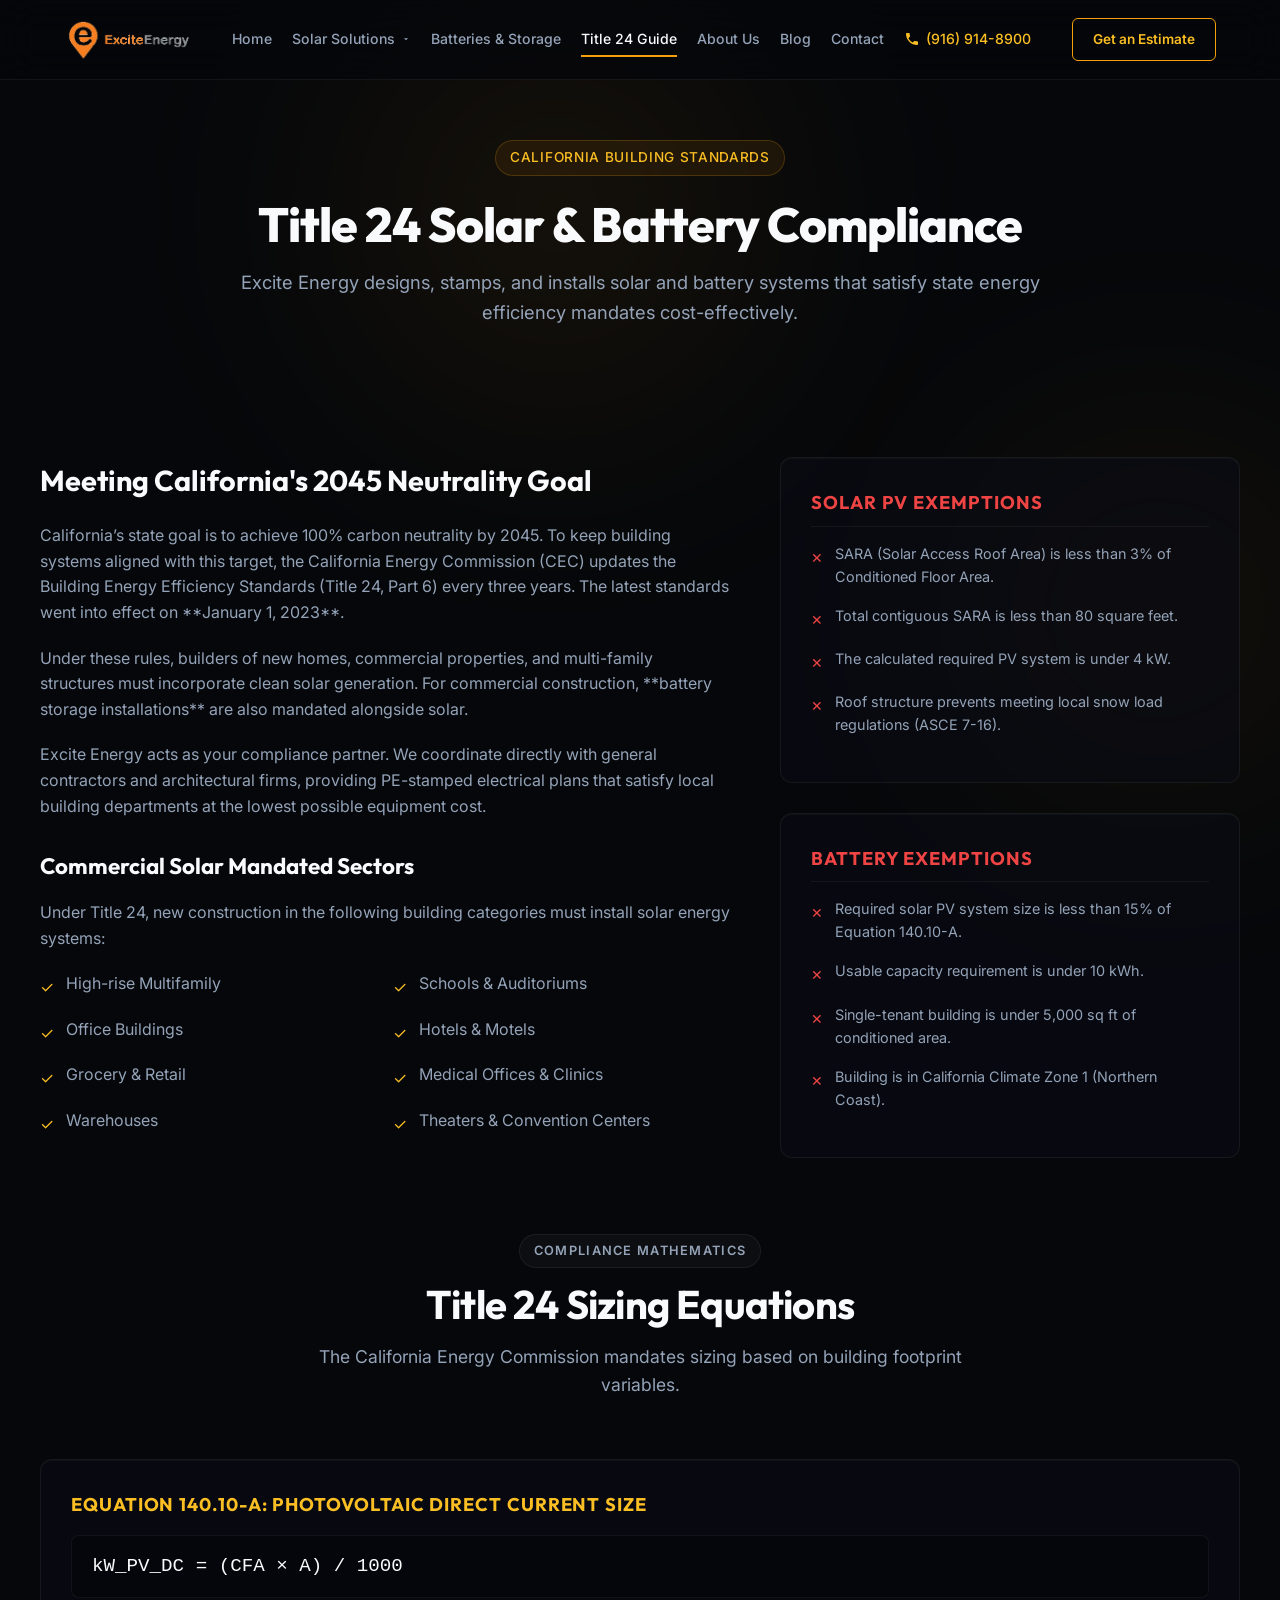
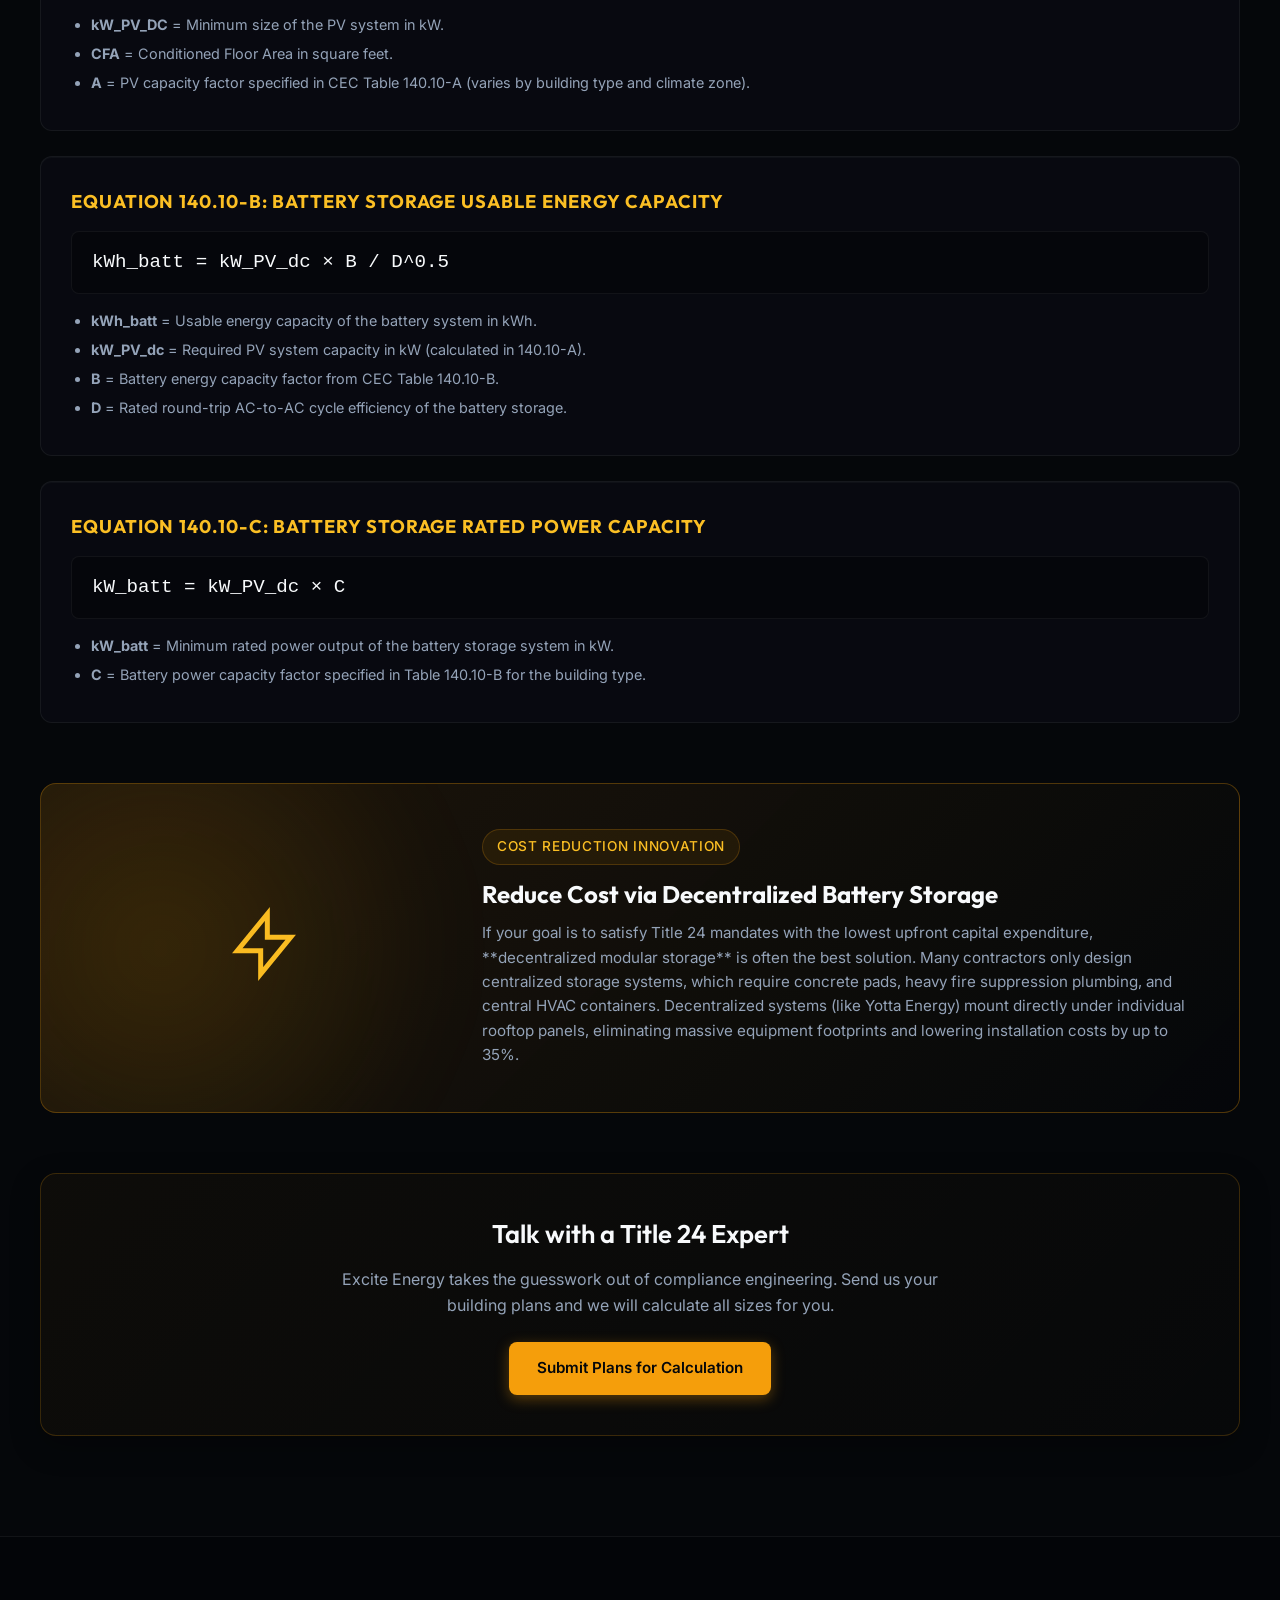
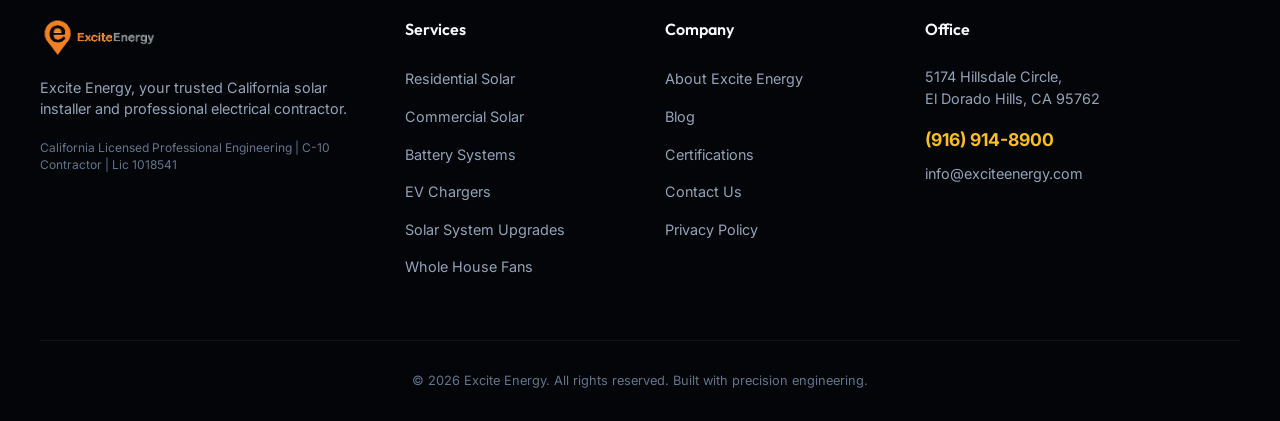
<file: title-24.html>
<!DOCTYPE html>
<html lang="en">
<head>
    <meta charset="UTF-8">
    <meta name="viewport" content="width=device-width, initial-scale=1.0">
    <title>Title 24 Requirements California Solar & Battery | Excite Energy</title>
    <meta name="description" content="Technical guide for California Title 24 solar and battery compliance. Equations for calculating required commercial sizes and standard exemptions.">
    <!-- Google Fonts -->
    <link rel="preconnect" href="https://fonts.googleapis.com">
    <link rel="preconnect" href="https://fonts.gstatic.com" crossorigin>
    <link href="https://fonts.googleapis.com/css2?family=Inter:wght@300;400;500;600;700&family=Outfit:wght@400;500;600;700;800&display=swap" rel="stylesheet">
    <!-- Custom Style Sheet -->
    <link rel="stylesheet" href="style.css">
</head>
<body>
    <!-- Top Decorative Ambient Glows -->
    <div class="ambient-glow glow-1"></div>
    <div class="ambient-glow glow-2"></div>

    <!-- Navigation Header -->
    <header class="main-header">
        <div class="header-container">
            <a href="index.html" class="logo-link">
                <img src="logo.webp" alt="Excite Energy Logo" class="header-logo">
            </a>
            <nav class="nav-menu" id="nav-menu">
                <a href="index.html" class="nav-item">Home</a>
                <div class="nav-item nav-item-dropdown">
                    <span class="dropdown-toggle">
                        Solar Solutions
                        <svg class="dropdown-arrow" viewBox="0 0 24 24"><path d="M7 10l5 5 5-5z"/></svg>
                    </span>
                    <div class="dropdown-menu">
                        <a href="residential-solar.html" class="dropdown-item">Residential Solar</a>
                        <a href="commercial-solar.html" class="dropdown-item">Commercial Solar</a>
                        <a href="mounting-options.html" class="dropdown-item">Mounting Options</a>
                    </div>
                </div>
                <a href="batteries.html" class="nav-item">Batteries & Storage</a>
                <a href="title-24.html" class="nav-item">Title 24 Guide</a>
                <a href="about.html" class="nav-item">About Us</a>
                <a href="blog.html" class="nav-item">Blog</a>
                <a href="contact.html" class="nav-item">Contact</a>
                <a href="tel:+19169148900" class="nav-item tel-link">
                    <svg viewBox="0 0 24 24" class="tel-icon"><path d="M6.62 10.79c1.44 2.83 3.76 5.14 6.59 6.59l2.2-2.2c.27-.27.67-.36 1.02-.24 1.12.37 2.33.57 3.57.57.55 0 1 .45 1 1V20c0 .55-.45 1-1 1-9.39 0-17-7.61-17-17 0-.55.45-1 1-1h3.5c.55 0 1 .45 1 1 0 1.25.2 2.45.57 3.57.11.35.03.74-.25 1.02l-2.2 2.2z"/></svg>
                    (916) 914-8900
                </a>
            </nav>
            <div class="header-actions">
                <a href="get-estimate.html" class="cta-btn text-cta">Get an Estimate</a>
                <button class="mobile-toggle" id="mobile-toggle" aria-label="Toggle Menu">
                    <span class="bar"></span>
                    <span class="bar"></span>
                    <span class="bar"></span>
                </button>
            </div>
        </div>
    </header>

    <!-- Subpage Hero -->
    <section class="subpage-hero">
        <div class="subpage-hero-container">
            <span class="badge">California Building Standards</span>
            <h1 class="subpage-title">Title 24 Solar & Battery Compliance</h1>
            <p class="subpage-desc">Excite Energy designs, stamps, and installs solar and battery systems that satisfy state energy efficiency mandates cost-effectively.</p>
        </div>
    </section>

    <!-- Subpage Content -->
    <main class="subpage-content">
        <div class="content-container">
            
            <div class="title24-split">
                <!-- Left Side: General compliance content -->
                <div>
                    <h2 style="font-family: var(--font-title); font-size: 1.8rem; margin-bottom: 20px;">Meeting California's 2045 Neutrality Goal</h2>
                    <p class="paragraph-standard-styled">California’s state goal is to achieve 100% carbon neutrality by 2045. To keep building systems aligned with this target, the California Energy Commission (CEC) updates the Building Energy Efficiency Standards (Title 24, Part 6) every three years. The latest standards went into effect on **January 1, 2023**.</p>
                    <p class="paragraph-standard-styled">Under these rules, builders of new homes, commercial properties, and multi-family structures must incorporate clean solar generation. For commercial construction, **battery storage installations** are also mandated alongside solar.</p>
                    <p class="paragraph-standard-styled">Excite Energy acts as your compliance partner. We coordinate directly with general contractors and architectural firms, providing PE-stamped electrical plans that satisfy local building departments at the lowest possible equipment cost.</p>
                    
                    <h3 style="font-family: var(--font-title); font-size: 1.4rem; margin: 30px 0 15px 0;">Commercial Solar Mandated Sectors</h3>
                    <p class="paragraph-standard-styled">Under Title 24, new construction in the following building categories must install solar energy systems:</p>
                    <div style="display:grid; grid-template-columns: 1fr 1fr; gap:15px; margin-bottom:30px;">
                        <ul class="compliance-list">
                            <li class="compliance-item">
                                <span class="compliance-icon">✓</span>
                                <span>High-rise Multifamily</span>
                            </li>
                            <li class="compliance-item">
                                <span class="compliance-icon">✓</span>
                                <span>Office Buildings</span>
                            </li>
                            <li class="compliance-item">
                                <span class="compliance-icon">✓</span>
                                <span>Grocery & Retail</span>
                            </li>
                            <li class="compliance-item">
                                <span class="compliance-icon">✓</span>
                                <span>Warehouses</span>
                            </li>
                        </ul>
                        <ul class="compliance-list">
                            <li class="compliance-item">
                                <span class="compliance-icon">✓</span>
                                <span>Schools & Auditoriums</span>
                            </li>
                            <li class="compliance-item">
                                <span class="compliance-icon">✓</span>
                                <span>Hotels & Motels</span>
                            </li>
                            <li class="compliance-item">
                                <span class="compliance-icon">✓</span>
                                <span>Medical Offices & Clinics</span>
                            </li>
                            <li class="compliance-item">
                                <span class="compliance-icon">✓</span>
                                <span>Theaters & Convention Centers</span>
                            </li>
                        </ul>
                    </div>
                </div>

                <!-- Right Side: Exemption checklists -->
                <div style="position: sticky; top: 100px;">
                    <div class="equation-box" style="margin-bottom: 30px;">
                        <h3 class="equation-title" style="color:#ef4444; border-bottom: 1px solid rgba(255,255,255,0.05); padding-bottom: 8px; margin-bottom: 15px;">Solar PV Exemptions</h3>
                        <ul class="compliance-list" style="font-size: 0.9rem;">
                            <li class="compliance-item">
                                <span class="compliance-icon" style="color:#ef4444;">✕</span>
                                <span>SARA (Solar Access Roof Area) is less than 3% of Conditioned Floor Area.</span>
                            </li>
                            <li class="compliance-item">
                                <span class="compliance-icon" style="color:#ef4444;">✕</span>
                                <span>Total contiguous SARA is less than 80 square feet.</span>
                            </li>
                            <li class="compliance-item">
                                <span class="compliance-icon" style="color:#ef4444;">✕</span>
                                <span>The calculated required PV system is under 4 kW.</span>
                            </li>
                            <li class="compliance-item">
                                <span class="compliance-icon" style="color:#ef4444;">✕</span>
                                <span>Roof structure prevents meeting local snow load regulations (ASCE 7-16).</span>
                            </li>
                        </ul>
                    </div>

                    <div class="equation-box">
                        <h3 class="equation-title" style="color:#ef4444; border-bottom: 1px solid rgba(255,255,255,0.05); padding-bottom: 8px; margin-bottom: 15px;">Battery Exemptions</h3>
                        <ul class="compliance-list" style="font-size: 0.9rem;">
                            <li class="compliance-item">
                                <span class="compliance-icon" style="color:#ef4444;">✕</span>
                                <span>Required solar PV system size is less than 15% of Equation 140.10-A.</span>
                            </li>
                            <li class="compliance-item">
                                <span class="compliance-icon" style="color:#ef4444;">✕</span>
                                <span>Usable capacity requirement is under 10 kWh.</span>
                            </li>
                            <li class="compliance-item">
                                <span class="compliance-icon" style="color:#ef4444;">✕</span>
                                <span>Single-tenant building is under 5,000 sq ft of conditioned area.</span>
                            </li>
                            <li class="compliance-item">
                                <span class="compliance-icon" style="color:#ef4444;">✕</span>
                                <span>Building is in California Climate Zone 1 (Northern Coast).</span>
                            </li>
                        </ul>
                    </div>
                </div>
            </div>

            <!-- Mathematical Equations Section -->
            <section style="margin-bottom: 60px;">
                <div class="section-header">
                    <span class="section-badge">Compliance Mathematics</span>
                    <h2 class="section-title">Title 24 Sizing Equations</h2>
                    <p class="section-subtitle">The California Energy Commission mandates sizing based on building footprint variables.</p>
                </div>

                <!-- Equation 1 -->
                <div class="equation-box">
                    <h3 class="equation-title">Equation 140.10-A: Photovoltaic Direct Current Size</h3>
                    <div class="formula-display">kW_PV_DC = (CFA × A) / 1000</div>
                    <ul class="equation-legend" style="padding-left: 20px;">
                        <li><strong>kW_PV_DC</strong> = Minimum size of the PV system in kW.</li>
                        <li><strong>CFA</strong> = Conditioned Floor Area in square feet.</li>
                        <li><strong>A</strong> = PV capacity factor specified in CEC Table 140.10-A (varies by building type and climate zone).</li>
                    </ul>
                </div>

                <!-- Equation 2 -->
                <div class="equation-box">
                    <h3 class="equation-title">Equation 140.10-B: Battery Storage Usable Energy Capacity</h3>
                    <div class="formula-display">kWh_batt = kW_PV_dc × B / D^0.5</div>
                    <ul class="equation-legend" style="padding-left: 20px;">
                        <li><strong>kWh_batt</strong> = Usable energy capacity of the battery system in kWh.</li>
                        <li><strong>kW_PV_dc</strong> = Required PV system capacity in kW (calculated in 140.10-A).</li>
                        <li><strong>B</strong> = Battery energy capacity factor from CEC Table 140.10-B.</li>
                        <li><strong>D</strong> = Rated round-trip AC-to-AC cycle efficiency of the battery storage.</li>
                    </ul>
                </div>

                <!-- Equation 3 -->
                <div class="equation-box">
                    <h3 class="equation-title">Equation 140.10-C: Battery Storage Rated Power Capacity</h3>
                    <div class="formula-display">kW_batt = kW_PV_dc × C</div>
                    <ul class="equation-legend" style="padding-left: 20px;">
                        <li><strong>kW_batt</strong> = Minimum rated power output of the battery storage system in kW.</li>
                        <li><strong>C</strong> = Battery power capacity factor specified in Table 140.10-B for the building type.</li>
                    </ul>
                </div>
            </section>

            <!-- Centralized vs Decentralized Section -->
            <div class="award-section-banner" style="margin-bottom: 60px; padding: 45px;">
                <div class="award-glow-bg"></div>
                <div style="display:grid; grid-template-columns: 1fr 2fr; gap: 40px; align-items: center;">
                    <div style="text-align:center;">
                        <svg style="width: 80px; height: 80px; color: var(--color-neon-bright);" fill="none" stroke="currentColor" stroke-width="1.5" viewBox="0 0 24 24">
                            <path d="M13 10V3L4 14h7v7l9-11h-7z"></path>
                        </svg>
                    </div>
                    <div>
                        <span class="badge" style="margin-bottom: 10px;">Cost Reduction Innovation</span>
                        <h3 style="font-family: var(--font-title); font-size: 1.5rem; margin-bottom: 8px;">Reduce Cost via Decentralized Battery Storage</h3>
                        <p style="color: var(--color-text-secondary); font-size: 0.95rem; line-height: 1.6;">If your goal is to satisfy Title 24 mandates with the lowest upfront capital expenditure, **decentralized modular storage** is often the best solution. Many contractors only design centralized storage systems, which require concrete pads, heavy fire suppression plumbing, and central HVAC containers. Decentralized systems (like Yotta Energy) mount directly under individual rooftop panels, eliminating massive equipment footprints and lowering installation costs by up to 35%.</p>
                    </div>
                </div>
            </div>

            <!-- Bottom CTA -->
            <div class="article-footer-cta">
                <h3 class="cta-title">Talk with a Title 24 Expert</h3>
                <p class="cta-text">Excite Energy takes the guesswork out of compliance engineering. Send us your building plans and we will calculate all sizes for you.</p>
                <a href="contact.html" class="btn btn-primary">Submit Plans for Calculation</a>
            </div>

        </div>
    </main>

    <!-- Footer -->
    <footer class="main-footer">
        <div class="footer-top">
            <div class="footer-logo-col">
                <img src="logo.webp" alt="Excite Energy Logo" class="footer-logo">
                <p class="footer-tagline">Excite Energy, your trusted California solar installer and professional electrical contractor.</p>
                <p class="license-info">California Licensed Professional Engineering | C-10 Contractor | Lic 1018541</p>
            </div>
            
            <div class="footer-links-col">
                <h5 class="footer-heading">Services</h5>
                <ul class="footer-links">
                    <li><a href="residential-solar.html">Residential Solar</a></li>
                    <li><a href="commercial-solar.html">Commercial Solar</a></li>
                    <li><a href="batteries.html">Battery Systems</a></li>
                    <li><a href="residential-solar.html#ev-chargers">EV Chargers</a></li>
                    <li><a href="residential-solar.html#upgrades">Solar System Upgrades</a></li>
                    <li><a href="residential-solar.html#house-fans">Whole House Fans</a></li>
                </ul>
            </div>

            <div class="footer-links-col">
                <h5 class="footer-heading">Company</h5>
                <ul class="footer-links">
                    <li><a href="about.html">About Excite Energy</a></li>
                    <li><a href="blog.html">Blog</a></li>
                    <li><a href="certifications.html">Certifications</a></li>
                    <li><a href="contact.html">Contact Us</a></li>
                    <li><a href="https://www.exciteenergy.com/privacy-policy" target="_blank" rel="noopener">Privacy Policy</a></li>
                </ul>
            </div>

            <div class="footer-contact-col">
                <h5 class="footer-heading">Office</h5>
                <p class="office-address">
                    <a href="https://maps.google.com/?q=5174+Hillsdale+Circle,+El+Dorado+Hills,+CA+95762" target="_blank" rel="noopener" class="map-link">
                        5174 Hillsdale Circle,<br>
                        El Dorado Hills, CA 95762
                    </a>
                </p>
                <a href="tel:+19169148900" class="footer-phone">(916) 914-8900</a>
                <a href="mailto:info@exciteenergy.com" class="footer-email">info@exciteenergy.com</a>
            </div>
        </div>
        
        <div class="footer-bottom">
            <p class="copy-text">&copy; 2026 Excite Energy. All rights reserved. Built with precision engineering.</p>
        </div>
    </footer>

    <!-- Custom Script -->
    <script src="app.js"></script>
</body>
</html>
</file>
<file: style.css>
/* ==========================================================================
   Design System & Variables
   ========================================================================== */
:root {
    /* Color Palette */
    --color-bg-darker: #05070a;
    --color-bg-dark: #0a0d14;
    --color-bg-card: rgba(15, 22, 36, 0.45);
    --color-bg-card-hover: rgba(22, 32, 54, 0.65);
    --color-glass-border: rgba(255, 255, 255, 0.06);
    --color-glass-border-glow: rgba(245, 158, 11, 0.25);
    
    /* Professional Golden Yellow Accents */
    --color-neon: #f59e0b; /* Golden Yellow / Amber */
    --color-neon-bright: #fbbf24;
    --color-neon-glow: rgba(245, 158, 11, 0.35);
    --color-neon-dim: rgba(245, 158, 11, 0.08);
    
    /* Text Colors */
    --color-text-primary: #f8fafc;
    --color-text-secondary: #94a3b8;
    --color-text-dim: #64748b;
    
    /* Typography */
    --font-title: 'Outfit', -apple-system, BlinkMacSystemFont, "Segoe UI", Roboto, sans-serif;
    --font-body: 'Inter', -apple-system, BlinkMacSystemFont, "Segoe UI", Roboto, sans-serif;
    
    /* Spacing */
    --header-height: 80px;
    --max-width: 1200px;
    
    /* Transitions */
    --transition-fast: 0.2s cubic-bezier(0.16, 1, 0.3, 1);
    --transition-smooth: 0.4s cubic-bezier(0.16, 1, 0.3, 1);
    --transition-slow: 0.8s cubic-bezier(0.16, 1, 0.3, 1);
}

/* ==========================================================================
   Reset & Global Styles
   ========================================================================== */
* {
    margin: 0;
    padding: 0;
    box-sizing: border-box;
}

html {
    scroll-behavior: smooth;
    font-size: 16px;
    background-color: var(--color-bg-darker);
}

body {
    font-family: var(--font-body);
    background-color: var(--color-bg-darker);
    color: var(--color-text-primary);
    line-height: 1.6;
    overflow-x: hidden;
    -webkit-font-smoothing: antialiased;
    -moz-osx-font-smoothing: grayscale;
}

a {
    color: inherit;
    text-decoration: none;
    transition: color var(--transition-fast);
}

img {
    max-width: 100%;
    height: auto;
    display: block;
}

button, input, select, textarea {
    font-family: inherit;
    color: inherit;
    background: none;
    border: none;
    outline: none;
}

button {
    cursor: pointer;
}

/* Custom Scrollbar */
::-webkit-scrollbar {
    width: 8px;
}
::-webkit-scrollbar-track {
    background: var(--color-bg-darker);
}
::-webkit-scrollbar-thumb {
    background: #1e293b;
    border-radius: 4px;
}
::-webkit-scrollbar-thumb:hover {
    background: var(--color-neon);
}

/* Selection */
::selection {
    background: var(--color-neon-dim);
    color: var(--color-neon-bright);
}

/* ==========================================================================
   Ambient Glow Effects
   ========================================================================== */
.ambient-glow {
    position: absolute;
    border-radius: 50%;
    filter: blur(130px);
    z-index: 0;
    pointer-events: none;
    opacity: 0.12;
}

.glow-1 {
    top: -10%;
    left: 20%;
    width: 600px;
    height: 600px;
    background: radial-gradient(circle, var(--color-neon) 0%, transparent 70%);
}

.glow-2 {
    top: 40%;
    right: -10%;
    width: 500px;
    height: 500px;
    background: radial-gradient(circle, #f59e0b 0%, transparent 70%);
}

/* ==========================================================================
   Scroll Reveal Animation (Smooth Motion)
   ========================================================================== */
.reveal {
    opacity: 0;
    transform: translateY(35px);
    transition: opacity 0.8s cubic-bezier(0.16, 1, 0.3, 1), transform 0.8s cubic-bezier(0.16, 1, 0.3, 1);
    will-change: transform, opacity;
}

.reveal.visible {
    opacity: 1;
    transform: translateY(0);
}

/* ==========================================================================
   Typography & Common Elements
   ========================================================================== */
.badge {
    display: inline-block;
    padding: 6px 14px;
    background: var(--color-neon-dim);
    border: 1px solid rgba(245, 158, 11, 0.2);
    border-radius: 30px;
    color: var(--color-neon-bright);
    font-size: 0.85rem;
    font-weight: 500;
    letter-spacing: 0.05em;
    margin-bottom: 20px;
    text-transform: uppercase;
}

.accent-text {
    color: var(--color-neon-bright);
    background: linear-gradient(135deg, #fbbf24 0%, #d97706 100%);
    -webkit-background-clip: text;
    -webkit-text-fill-color: transparent;
}

.section-badge {
    display: inline-block;
    padding: 6px 14px;
    background: rgba(255, 255, 255, 0.03);
    border: 1px solid var(--color-glass-border);
    border-radius: 30px;
    color: var(--color-text-secondary);
    font-size: 0.8rem;
    font-weight: 600;
    letter-spacing: 0.1em;
    text-transform: uppercase;
    margin-bottom: 12px;
}

.section-header {
    text-align: center;
    max-width: 700px;
    margin: 0 auto 60px auto;
    padding: 0 20px;
}

.section-title {
    font-family: var(--font-title);
    font-size: 2.5rem;
    font-weight: 700;
    line-height: 1.2;
    margin-bottom: 15px;
    letter-spacing: -0.02em;
}

.section-subtitle {
    color: var(--color-text-secondary);
    font-size: 1.1rem;
    line-height: 1.6;
}

/* Buttons */
.btn {
    display: inline-flex;
    align-items: center;
    justify-content: center;
    padding: 14px 28px;
    border-radius: 8px;
    font-size: 0.95rem;
    font-weight: 600;
    transition: all var(--transition-smooth);
}

.btn-primary {
    background-color: var(--color-neon);
    color: var(--color-bg-darker);
    box-shadow: 0 4px 14px var(--color-neon-glow);
}

.btn-primary:hover {
    background-color: var(--color-neon-bright);
    transform: translateY(-2px);
    box-shadow: 0 6px 20px rgba(245, 158, 11, 0.5);
}

.btn-secondary {
    background-color: rgba(255, 255, 255, 0.03);
    color: var(--color-text-primary);
    border: 1px solid var(--color-glass-border);
    backdrop-filter: blur(10px);
}

.btn-secondary:hover {
    background-color: rgba(255, 255, 255, 0.08);
    border-color: rgba(255, 255, 255, 0.2);
    transform: translateY(-2px);
}

/* ==========================================================================
   Header & Navigation (Transparent/Black blended background)
   ========================================================================== */
.main-header {
    position: fixed;
    top: 0;
    left: 0;
    width: 100%;
    height: var(--header-height);
    background-color: rgba(5, 7, 10, 0.7);
    backdrop-filter: blur(20px);
    -webkit-backdrop-filter: blur(20px);
    border-bottom: 1px solid var(--color-glass-border);
    z-index: 1000;
    transition: background-color var(--transition-smooth);
}

.header-container {
    max-width: var(--max-width);
    height: 100%;
    margin: 0 auto;
    padding: 0 24px;
    display: flex;
    align-items: center;
    justify-content: space-between;
}

.header-logo {
    height: 44px;
    width: auto;
    object-fit: contain;
    background-color: transparent; /* Ensures transparent PNG/WebP logo blends into black header */
    display: block;
}

.nav-menu {
    display: flex;
    align-items: center;
    gap: 20px;
}

.nav-item {
    font-size: 0.88rem;
    font-weight: 500;
    color: var(--color-text-secondary);
    position: relative;
    padding: 6px 0;
}

.nav-item:hover {
    color: var(--color-text-primary);
}

.nav-item::after {
    content: '';
    position: absolute;
    bottom: 0;
    left: 0;
    width: 100%;
    height: 2px;
    background-color: var(--color-neon);
    transform: scaleX(0);
    transform-origin: right;
    transition: transform var(--transition-fast);
}

.nav-item:hover::after {
    transform: scaleX(1);
    transform-origin: left;
}

.tel-link {
    display: flex;
    align-items: center;
    gap: 6px;
    color: var(--color-neon-bright) !important;
}

.tel-icon {
    width: 16px;
    height: 16px;
    fill: currentColor;
}

.header-actions {
    display: flex;
    align-items: center;
    gap: 16px;
}

.text-cta {
    background-color: transparent;
    border: 1px solid var(--color-neon);
    color: var(--color-neon-bright);
    padding: 10px 20px;
    font-size: 0.85rem;
    font-weight: 600;
    border-radius: 6px;
    transition: all var(--transition-fast);
}

.text-cta:hover {
    background-color: var(--color-neon-dim);
    box-shadow: 0 0 12px var(--color-neon-glow);
}

/* Hamburger toggle */
.mobile-toggle {
    display: none;
    flex-direction: column;
    justify-content: space-between;
    width: 24px;
    height: 18px;
}

.mobile-toggle .bar {
    width: 100%;
    height: 2px;
    background-color: var(--color-text-primary);
    border-radius: 2px;
    transition: all var(--transition-fast);
}

/* ==========================================================================
   Hero Section & Parallax
   ========================================================================== */
.hero-section {
    position: relative;
    min-height: 100vh;
    padding-top: calc(var(--header-height) + 40px);
    display: flex;
    align-items: center;
    overflow: hidden;
}

.hero-container {
    max-width: var(--max-width);
    margin: 0 auto;
    padding: 40px 24px;
    display: grid;
    grid-template-columns: 1.1fr 0.9fr;
    gap: 60px;
    align-items: center;
    width: 100%;
    position: relative;
    z-index: 10;
}

.hero-content {
    max-width: 600px;
}

.hero-title {
    font-family: var(--font-title);
    font-size: 3.8rem;
    font-weight: 800;
    line-height: 1.1;
    margin-bottom: 20px;
    letter-spacing: -0.03em;
}

.hero-description {
    color: var(--color-text-secondary);
    font-size: 1.15rem;
    line-height: 1.6;
    margin-bottom: 35px;
}

.hero-actions {
    display: flex;
    gap: 16px;
}

/* 3D Visual and Layers */
.hero-visual {
    width: 100%;
    height: 480px;
    position: relative;
    display: flex;
    justify-content: center;
    align-items: center;
    perspective: 1200px;
}

.hero-3d-scene {
    width: 100%;
    height: 100%;
    position: relative;
    transform-style: preserve-3d;
    transform: rotateX(8deg) rotateY(-8deg);
    transition: transform var(--transition-smooth);
}

.scene-layer {
    position: absolute;
    top: 0;
    left: 0;
    width: 100%;
    height: 100%;
    display: flex;
    justify-content: center;
    align-items: center;
    transform-style: preserve-3d;
    will-change: transform;
    pointer-events: none;
}

/* Layer 1: Tech Grid Background */
.tech-grid {
    width: 80%;
    height: 80%;
    border: 1px dashed rgba(245, 158, 11, 0.12);
    background-image: 
        radial-gradient(rgba(245, 158, 11, 0.04) 1px, transparent 1px),
        linear-gradient(rgba(255, 255, 255, 0.01) 1px, transparent 1px);
    background-size: 20px 20px, 40px 40px;
    border-radius: 16px;
    transform: translateZ(-100px);
    opacity: 0.65;
    animation: rotateBackdrop 40s linear infinite;
}

/* Layer 2: Glow Accent */
.showcase-glow {
    width: 320px;
    height: 320px;
    background: radial-gradient(circle, rgba(245, 158, 11, 0.22) 0%, transparent 70%);
    filter: blur(50px);
    transform: translateZ(-30px) translate(-20px, -20px);
    opacity: 0.75;
}

/* Layer 3: Showcase Card Wrapper */
.showcase-card-wrapper {
    position: relative;
    width: 440px;
    aspect-ratio: 1.5;
    transform: translateZ(40px) rotateX(-5deg) rotateY(10deg);
    animation: floatShowcase 6s ease-in-out infinite;
    filter: drop-shadow(0 30px 60px rgba(0, 0, 0, 0.8));
    border-radius: 16px;
    border: 1px solid var(--color-glass-border);
    background: rgba(5, 7, 10, 0.4);
    backdrop-filter: blur(10px);
    -webkit-backdrop-filter: blur(10px);
    padding: 8px;
    overflow: hidden;
}

.showcase-img {
    width: 100%;
    height: 100%;
    object-fit: cover;
    border-radius: 10px;
    display: block;
    border: 1px solid rgba(255, 255, 255, 0.05);
}

.showcase-tag {
    position: absolute;
    bottom: 20px;
    left: 20px;
    background: rgba(5, 7, 10, 0.85);
    backdrop-filter: blur(8px);
    -webkit-backdrop-filter: blur(8px);
    border: 1px solid rgba(245, 158, 11, 0.25);
    padding: 6px 14px;
    border-radius: 20px;
    font-size: 0.78rem;
    font-weight: 600;
    color: var(--color-text-primary);
    display: flex;
    align-items: center;
    gap: 8px;
    box-shadow: 0 4px 15px rgba(0, 0, 0, 0.5);
}

.tag-dot {
    width: 6px;
    height: 6px;
    background-color: var(--color-neon);
    border-radius: 50%;
    display: inline-block;
    box-shadow: 0 0 8px var(--color-neon-glow);
    animation: pulseDot 2s infinite;
}

@keyframes pulseDot {
    0% { transform: scale(1); opacity: 1; }
    50% { transform: scale(1.3); opacity: 0.5; }
    100% { transform: scale(1); opacity: 1; }
}

/* Floating Animations (Anti-Gravity effect) */
@keyframes floatShowcase {
    0% { transform: translateZ(40px) rotateX(-5deg) rotateY(10deg) translateY(0); }
    50% { transform: translateZ(50px) rotateX(-3deg) rotateY(7deg) translateY(-18px); }
    100% { transform: translateZ(40px) rotateX(-5deg) rotateY(10deg) translateY(0); }
}

@keyframes rotateBackdrop {
    0% { transform: translateZ(-100px) rotate(0deg); }
    100% { transform: translateZ(-100px) rotate(360deg); }
}

/* ==========================================================================
   Partners Section & Frosted Grid
   ========================================================================== */
.partners-section {
    padding: 100px 24px 60px 24px;
    max-width: var(--max-width);
    margin: 0 auto;
    position: relative;
    z-index: 10;
}

.partners-grid {
    display: grid;
    grid-template-columns: repeat(2, 1fr);
    gap: 30px;
    margin-top: 40px;
}

/* Frosted-glass Card styling */
.partner-card {
    position: relative;
    border-radius: 16px;
    background: var(--color-bg-card);
    border: 1px solid var(--color-glass-border);
    backdrop-filter: blur(12px);
    -webkit-backdrop-filter: blur(12px);
    overflow: hidden;
    transition: all var(--transition-smooth);
}

.partner-card-glow {
    position: absolute;
    top: 0;
    left: 0;
    width: 100%;
    height: 100%;
    background: radial-gradient(circle at var(--mouse-x, 50%) var(--mouse-y, 50%), rgba(245, 158, 11, 0.08) 0%, transparent 60%);
    opacity: 0;
    transition: opacity var(--transition-fast);
    pointer-events: none;
}

.partner-card-inner {
    padding: 40px;
    display: flex;
    flex-direction: column;
    height: 100%;
    z-index: 2;
    position: relative;
}

.partner-logo {
    display: flex;
    align-items: center;
    gap: 12px;
    margin-bottom: 24px;
}

.brand-logo-svg {
    width: 32px;
    height: 32px;
    color: var(--color-neon-bright);
}

.brand-name {
    font-family: var(--font-title);
    font-size: 0.9rem;
    font-weight: 700;
    letter-spacing: 0.15em;
    color: var(--color-text-secondary);
}

.partner-title {
    font-family: var(--font-title);
    font-size: 1.5rem;
    font-weight: 600;
    margin-bottom: 12px;
    line-height: 1.3;
}

.partner-text {
    color: var(--color-text-secondary);
    font-size: 0.95rem;
    line-height: 1.5;
    margin-bottom: 24px;
    flex-grow: 1;
}

.tech-spec-badge {
    align-self: flex-start;
    padding: 6px 12px;
    border-radius: 4px;
    background-color: var(--color-neon-dim);
    color: var(--color-neon-bright);
    font-size: 0.8rem;
    font-weight: 600;
    border: 1px solid rgba(245, 158, 11, 0.15);
    opacity: 0.8;
    transition: all var(--transition-fast);
}

/* Partner Card Interactive Hovers */
.partner-card:hover {
    transform: translateY(-8px);
    border-color: rgba(245, 158, 11, 0.3);
    box-shadow: 0 12px 30px rgba(245, 158, 11, 0.15);
    background-color: var(--color-bg-card-hover);
}

.partner-card:hover .partner-card-glow {
    opacity: 1;
}

.partner-card:hover .brand-name {
    color: var(--color-text-primary);
}

.partner-card:hover .tech-spec-badge {
    background-color: var(--color-neon);
    color: var(--color-bg-darker);
    border-color: var(--color-neon);
    box-shadow: 0 2px 10px var(--color-neon-glow);
    opacity: 1;
}

/* ==========================================================================
   Quotes / Testimonials Section
   ========================================================================== */
.quotes-section {
    padding: 60px 24px;
    max-width: var(--max-width);
    margin: 0 auto;
    position: relative;
    z-index: 10;
}

.quotes-grid {
    display: grid;
    grid-template-columns: repeat(3, 1fr);
    gap: 30px;
    margin-top: 20px;
}

.quote-card {
    background: var(--color-bg-card);
    border: 1px solid var(--color-glass-border);
    backdrop-filter: blur(12px);
    -webkit-backdrop-filter: blur(12px);
    border-radius: 16px;
    padding: 35px;
    display: flex;
    flex-direction: column;
    justify-content: space-between;
    transition: all var(--transition-smooth);
}

.quote-card:hover {
    transform: translateY(-5px);
    border-color: rgba(245, 158, 11, 0.25);
    background-color: var(--color-bg-card-hover);
    box-shadow: 0 8px 25px rgba(245, 158, 11, 0.08);
}

.quote-stars {
    color: var(--color-neon-bright);
    font-size: 1.1rem;
    margin-bottom: 16px;
    letter-spacing: 2px;
}

.quote-text {
    color: var(--color-text-primary);
    font-size: 0.95rem;
    line-height: 1.6;
    margin-bottom: 24px;
    font-style: italic;
}

.quote-author {
    border-top: 1px solid rgba(255, 255, 255, 0.05);
    padding-top: 16px;
}

.author-name {
    font-family: var(--font-title);
    font-size: 1.05rem;
    font-weight: 600;
    color: var(--color-text-primary);
}

.author-location {
    font-size: 0.8rem;
    color: var(--color-text-secondary);
    margin-top: 2px;
}

/* ==========================================================================
   Lead Funnel Section (Glassmorphic)
   ========================================================================== */
.funnel-section {
    padding: 100px 24px;
    background-color: var(--color-bg-darker);
    position: relative;
    z-index: 10;
}

.funnel-container {
    max-width: var(--max-width);
    margin: 0 auto;
}

.funnel-card {
    max-width: 800px;
    margin: 0 auto;
    background: rgba(15, 22, 36, 0.35);
    border: 1px solid var(--color-glass-border);
    backdrop-filter: blur(20px);
    -webkit-backdrop-filter: blur(20px);
    border-radius: 20px;
    padding: 40px;
    box-shadow: 0 20px 50px rgba(0, 0, 0, 0.5);
    overflow: hidden;
}

/* Funnel Progress Indicator */
.funnel-progress-container {
    margin-bottom: 40px;
}

.progress-bar-bg {
    width: 100%;
    height: 4px;
    background-color: rgba(255, 255, 255, 0.05);
    border-radius: 2px;
    overflow: hidden;
    margin-bottom: 20px;
}

.progress-bar-fill {
    width: 33.3%;
    height: 100%;
    background: linear-gradient(90deg, var(--color-neon) 0%, var(--color-neon-bright) 100%);
    box-shadow: 0 0 10px var(--color-neon-glow);
    transition: width var(--transition-smooth);
}

.progress-steps {
    display: flex;
    justify-content: space-between;
}

.step-indicator {
    display: flex;
    flex-direction: column;
    align-items: center;
    gap: 8px;
    opacity: 0.4;
    transition: opacity var(--transition-fast);
}

.step-indicator.active {
    opacity: 1;
}

.indicator-dot {
    width: 28px;
    height: 28px;
    border-radius: 50%;
    background-color: var(--color-bg-dark);
    border: 2px solid var(--color-glass-border);
    color: var(--color-text-secondary);
    display: flex;
    align-items: center;
    justify-content: center;
    font-size: 0.85rem;
    font-weight: 700;
    transition: all var(--transition-fast);
}

.step-indicator.active .indicator-dot {
    border-color: var(--color-neon-bright);
    background-color: var(--color-neon-dim);
    color: var(--color-neon-bright);
    box-shadow: 0 0 12px var(--color-neon-glow);
}

.indicator-label {
    font-size: 0.8rem;
    font-weight: 600;
    text-transform: uppercase;
    letter-spacing: 0.05em;
    color: var(--color-text-secondary);
    transition: color var(--transition-fast);
}

.step-indicator.active .indicator-label {
    color: var(--color-text-primary);
}

/* Step Views & Transitions */
.funnel-form {
    position: relative;
    min-height: 380px;
}

.funnel-step {
    position: absolute;
    top: 0;
    left: 0;
    width: 100%;
    opacity: 0;
    transform: translateX(40px);
    pointer-events: none;
    transition: opacity var(--transition-smooth), transform var(--transition-smooth);
    visibility: hidden;
}

.funnel-step.active {
    position: relative;
    opacity: 1;
    transform: translateX(0);
    pointer-events: all;
    visibility: visible;
}

.funnel-step.exit-left {
    opacity: 0;
    transform: translateX(-40px);
}

.step-title {
    font-family: var(--font-title);
    font-size: 1.8rem;
    font-weight: 600;
    margin-bottom: 8px;
}

.step-desc {
    color: var(--color-text-secondary);
    font-size: 0.95rem;
    margin-bottom: 30px;
}

/* Property Selection (Step 1) */
.property-options {
    display: grid;
    grid-template-columns: repeat(2, 1fr);
    gap: 20px;
    margin-bottom: 20px;
}

.property-btn {
    background: rgba(255, 255, 255, 0.02);
    border: 1px solid var(--color-glass-border);
    border-radius: 12px;
    padding: 30px 20px;
    display: flex;
    flex-direction: column;
    align-items: center;
    text-align: center;
    transition: all var(--transition-smooth);
}

.btn-icon {
    width: 54px;
    height: 54px;
    border-radius: 12px;
    background-color: rgba(255, 255, 255, 0.03);
    color: var(--color-text-secondary);
    display: flex;
    align-items: center;
    justify-content: center;
    margin-bottom: 16px;
    transition: all var(--transition-fast);
}

.btn-icon svg {
    width: 28px;
    height: 28px;
}

.btn-label {
    font-size: 1.15rem;
    font-weight: 600;
    margin-bottom: 4px;
}

.btn-subtext {
    font-size: 0.8rem;
    color: var(--color-text-dim);
}

.property-btn:hover {
    background: rgba(255, 255, 255, 0.05);
    border-color: rgba(255, 255, 255, 0.15);
    transform: translateY(-2px);
}

.property-btn:hover .btn-icon {
    color: var(--color-text-primary);
    background-color: rgba(255, 255, 255, 0.06);
}

.property-btn.active {
    background: var(--color-neon-dim);
    border-color: var(--color-neon-bright);
    box-shadow: 0 4px 20px var(--color-neon-glow);
}

.property-btn.active .btn-icon {
    background-color: var(--color-neon);
    color: var(--color-bg-darker);
}

/* Utility Bill (Step 2) */
.slider-container {
    background: rgba(0, 0, 0, 0.2);
    border: 1px solid var(--color-glass-border);
    border-radius: 12px;
    padding: 30px;
    margin-bottom: 30px;
}

.bill-display {
    display: flex;
    justify-content: center;
    align-items: baseline;
    margin-bottom: 20px;
    font-family: var(--font-title);
    color: var(--color-neon-bright);
}

.bill-display .currency {
    font-size: 2rem;
    font-weight: 600;
    margin-right: 4px;
}

.bill-display .bill-value {
    font-size: 4rem;
    font-weight: 800;
    line-height: 1;
}

.bill-slider {
    width: 100%;
    height: 6px;
    background: rgba(255, 255, 255, 0.1);
    border-radius: 3px;
    outline: none;
    -webkit-appearance: none;
    appearance: none;
    margin-bottom: 15px;
}

.bill-slider::-webkit-slider-thumb {
    -webkit-appearance: none;
    appearance: none;
    width: 24px;
    height: 24px;
    border-radius: 50%;
    background: var(--color-neon-bright);
    box-shadow: 0 0 10px var(--color-neon-glow);
    cursor: pointer;
    transition: transform var(--transition-fast);
}

.bill-slider::-webkit-slider-thumb:hover {
    transform: scale(1.2);
}

.bill-slider::-moz-range-thumb {
    width: 24px;
    height: 24px;
    border: none;
    border-radius: 50%;
    background: var(--color-neon-bright);
    box-shadow: 0 0 10px var(--color-neon-glow);
    cursor: pointer;
    transition: transform var(--transition-fast);
}

.bill-slider::-moz-range-thumb:hover {
    transform: scale(1.2);
}

.slider-labels {
    display: flex;
    justify-content: space-between;
    font-size: 0.85rem;
    color: var(--color-text-secondary);
}

/* Real-time Savings Cards */
.savings-cards {
    display: grid;
    grid-template-columns: repeat(2, 1fr);
    gap: 20px;
    margin-bottom: 30px;
}

.savings-card {
    position: relative;
    background: rgba(255, 255, 255, 0.01);
    border: 1px solid var(--color-glass-border);
    border-radius: 10px;
    padding: 20px;
    overflow: hidden;
    display: flex;
    flex-direction: column;
}

.savings-card.highlight-card {
    border-color: rgba(245, 158, 11, 0.2);
    background: linear-gradient(135deg, rgba(245, 158, 11, 0.02) 0%, rgba(251, 191, 36, 0.02) 100%);
}

.card-glow-bg {
    position: absolute;
    top: -20px;
    right: -20px;
    width: 100px;
    height: 100px;
    background: radial-gradient(circle, var(--color-neon-dim) 0%, transparent 70%);
    filter: blur(15px);
    pointer-events: none;
}

.savings-label {
    font-size: 0.8rem;
    font-weight: 600;
    color: var(--color-text-secondary);
    text-transform: uppercase;
    letter-spacing: 0.05em;
    margin-bottom: 8px;
}

.savings-amount {
    font-family: var(--font-title);
    font-size: 1.8rem;
    font-weight: 700;
    margin-bottom: 4px;
    color: var(--color-text-primary);
}

.savings-card.highlight-card .savings-amount {
    color: var(--color-neon-bright);
}

.savings-subtext {
    font-size: 0.75rem;
    color: var(--color-text-dim);
}

/* Contact Form Details (Step 3) */
.form-grid {
    display: grid;
    grid-template-columns: repeat(2, 1fr);
    gap: 20px;
    margin-bottom: 20px;
}

.form-group {
    display: flex;
    flex-direction: column;
    gap: 8px;
}

.form-group label {
    font-size: 0.85rem;
    font-weight: 600;
    color: var(--color-text-secondary);
}

.form-group input {
    background-color: rgba(0, 0, 0, 0.2);
    border: 1px solid var(--color-glass-border);
    border-radius: 6px;
    padding: 12px 16px;
    font-size: 0.95rem;
    color: var(--color-text-primary);
    transition: all var(--transition-fast);
}

.form-group input:focus {
    border-color: var(--color-neon);
    box-shadow: 0 0 8px var(--color-neon-glow);
    background-color: rgba(0, 0, 0, 0.3);
}

.form-checkbox {
    display: flex;
    align-items: flex-start;
    gap: 10px;
    margin-bottom: 30px;
}

.form-checkbox input[type="checkbox"] {
    margin-top: 4px;
    accent-color: var(--color-neon-bright);
    cursor: pointer;
}

.form-checkbox label {
    font-size: 0.8rem;
    color: var(--color-text-secondary);
    line-height: 1.4;
}

.form-checkbox label a {
    color: var(--color-neon-bright);
    text-decoration: underline;
}

/* Navigation Buttons inside Steps */
.step-navigation {
    display: flex;
    justify-content: space-between;
    align-items: center;
    border-top: 1px solid var(--color-glass-border);
    padding-top: 24px;
    margin-top: 20px;
}

.step-navigation .btn {
    min-width: 130px;
    padding: 12px 24px;
}

.btn:disabled {
    opacity: 0.4;
    cursor: not-allowed;
    transform: none !important;
    box-shadow: none !important;
}

/* Error styles */
.error-msg {
    display: none;
    color: #ef4444;
    font-size: 0.85rem;
    margin-top: 10px;
}

.input-error {
    display: none;
    color: #ef4444;
    font-size: 0.75rem;
    margin-top: 4px;
}

.form-group.invalid input {
    border-color: #ef4444 !important;
}

.form-group.invalid .input-error,
.form-checkbox.invalid .input-error {
    display: block;
}

/* Submit Loader */
.submit-btn {
    position: relative;
}

.submit-btn.loading span {
    opacity: 0;
}

.btn-loader {
    display: none;
    position: absolute;
    width: 20px;
    height: 20px;
    border: 2px solid var(--color-bg-darker);
    border-radius: 50%;
    border-top-color: transparent;
    animation: spin 0.8s linear infinite;
}

.submit-btn.loading .btn-loader {
    display: block;
}

@keyframes spin {
    to { transform: rotate(360deg); }
}

/* Success Screen Design */
.success-state {
    text-align: center;
    padding: 20px 0;
}

.success-icon-wrapper {
    width: 72px;
    height: 72px;
    border-radius: 50%;
    background-color: var(--color-neon-dim);
    color: var(--color-neon-bright);
    display: flex;
    align-items: center;
    justify-content: center;
    margin: 0 auto 24px auto;
    border: 2px solid rgba(245, 158, 11, 0.2);
    box-shadow: 0 0 20px var(--color-neon-glow);
}

.success-svg {
    width: 36px;
    height: 36px;
}

.success-details {
    max-width: 420px;
    margin: 30px auto;
    background: rgba(0, 0, 0, 0.2);
    border: 1px solid var(--color-glass-border);
    border-radius: 8px;
    padding: 20px;
    display: flex;
    flex-direction: column;
    gap: 12px;
}

.detail-item {
    display: flex;
    justify-content: space-between;
    font-size: 0.9rem;
}

.detail-label {
    color: var(--color-text-secondary);
}

.detail-val {
    font-weight: 600;
}

.text-neon {
    color: var(--color-neon-bright);
}

.success-cta-text {
    font-size: 0.95rem;
    color: var(--color-text-secondary);
    margin-bottom: 30px;
}

/* ==========================================================================
   Engineering Pedigree Section
   ========================================================================== */
.pedigree-section {
    padding: 100px 24px;
    background-color: var(--color-bg-darker);
    border-top: 1px solid var(--color-glass-border);
    position: relative;
    z-index: 10;
}

.pedigree-intro {
    max-width: 800px;
    margin: 0 auto 50px auto;
    text-align: center;
}

.pedigree-grid {
    max-width: var(--max-width);
    margin: 0 auto;
    display: grid;
    grid-template-columns: 1.15fr 0.85fr;
    gap: 60px;
    align-items: flex-start;
}

.pedigree-left {
    width: 100%;
}

.pedigree-right {
    width: 100%;
}

.pedigree-badge {
    display: inline-block;
    padding: 6px 12px;
    background-color: rgba(255, 255, 255, 0.03);
    border: 1px solid var(--color-glass-border);
    border-radius: 30px;
    color: var(--color-text-secondary);
    font-size: 0.8rem;
    font-weight: 600;
    letter-spacing: 0.05em;
    text-transform: uppercase;
    margin-bottom: 20px;
}

.pedigree-title {
    font-family: var(--font-title);
    font-size: 2.5rem;
    font-weight: 700;
    line-height: 1.2;
    margin-bottom: 20px;
}

.pedigree-lead {
    font-size: 1.1rem;
    color: var(--color-text-primary);
    margin-bottom: 20px;
    line-height: 1.6;
}

.team-photo-card {
    position: relative;
    border-radius: 16px;
    border: 1px solid var(--color-glass-border);
    overflow: hidden;
    margin-bottom: 30px;
    box-shadow: 0 15px 35px rgba(0, 0, 0, 0.4);
    background-color: var(--color-bg-darker);
}

.team-photo-img {
    width: 100%;
    height: auto;
    object-fit: cover;
    display: block;
    transition: transform var(--transition-slow);
}

.team-photo-card:hover .team-photo-img {
    transform: scale(1.03);
}

.team-photo-overlay {
    position: absolute;
    bottom: 0;
    left: 0;
    width: 100%;
    background: linear-gradient(to top, rgba(5, 7, 10, 0.95) 0%, rgba(5, 7, 10, 0.4) 60%, transparent 100%);
    padding: 24px 20px 16px 20px;
    display: flex;
    align-items: flex-end;
}

.team-photo-caption {
    font-family: var(--font-title);
    font-size: 0.95rem;
    font-weight: 600;
    color: var(--color-neon-bright);
    letter-spacing: 0.02em;
    text-shadow: 0 2px 4px rgba(0, 0, 0, 0.8);
}

.pedigree-body {
    color: var(--color-text-secondary);
    font-size: 0.95rem;
    line-height: 1.6;
    margin-bottom: 35px;
}

.credentials-badges {
    display: grid;
    grid-template-columns: repeat(3, 1fr);
    gap: 16px;
}

.cred-badge {
    background: rgba(255, 255, 255, 0.02);
    border: 1px solid var(--color-glass-border);
    border-radius: 8px;
    padding: 16px;
    display: flex;
    flex-direction: column;
    gap: 4px;
}

.cred-title {
    font-family: var(--font-title);
    font-size: 0.95rem;
    font-weight: 700;
    color: var(--color-neon-bright);
}

.cred-desc {
    font-size: 0.75rem;
    color: var(--color-text-dim);
}

/* Team and Stats */
.pedigree-team {
    display: flex;
    flex-direction: column;
    gap: 24px;
}

.team-heading {
    font-family: var(--font-title);
    font-size: 1.4rem;
    font-weight: 600;
    margin-bottom: 16px;
}

.team-member-card {
    background: rgba(255, 255, 255, 0.02);
    border: 1px solid var(--color-glass-border);
    border-radius: 12px;
    padding: 24px;
    transition: border-color var(--transition-fast);
    margin-bottom: 20px;
}

.team-member-card:hover {
    border-color: rgba(245, 158, 11, 0.2);
}

.member-header {
    display: flex;
    justify-content: space-between;
    align-items: baseline;
    margin-bottom: 4px;
}

.member-name {
    font-family: var(--font-title);
    font-size: 1.25rem;
    font-weight: 600;
}

.member-role {
    font-size: 0.8rem;
    font-weight: 600;
    text-transform: uppercase;
    letter-spacing: 0.05em;
    color: var(--color-neon-bright);
}

.member-credentials {
    font-size: 0.8rem;
    font-weight: 500;
    color: var(--color-text-secondary);
    margin-bottom: 12px;
    font-style: italic;
}

.member-bio {
    color: var(--color-text-secondary);
    font-size: 0.9rem;
    line-height: 1.5;
}

.engineering-stats {
    display: grid;
    grid-template-columns: repeat(3, 1fr);
    gap: 16px;
    margin-top: 16px;
}

.stat-box {
    text-align: center;
    padding: 16px 8px;
    background: rgba(245, 158, 11, 0.03);
    border: 1px solid rgba(245, 158, 11, 0.1);
    border-radius: 8px;
}

.stat-number {
    font-family: var(--font-title);
    font-size: 1.8rem;
    font-weight: 700;
    color: var(--color-neon-bright);
    display: block;
    margin-bottom: 4px;
}

.stat-label {
    font-size: 0.75rem;
    color: var(--color-text-secondary);
}

/* ==========================================================================
   From Our Blog Section
   ========================================================================== */
.blog-section {
    padding: 100px 24px;
    max-width: var(--max-width);
    margin: 0 auto;
    position: relative;
    z-index: 10;
}

.blog-grid {
    display: grid;
    grid-template-columns: repeat(3, 1fr);
    gap: 30px;
    margin-top: 20px;
}

.blog-card {
    background: var(--color-bg-card);
    border: 1px solid var(--color-glass-border);
    backdrop-filter: blur(12px);
    -webkit-backdrop-filter: blur(12px);
    border-radius: 16px;
    overflow: hidden;
    display: flex;
    flex-direction: column;
    transition: all var(--transition-smooth);
}

.blog-card:hover {
    transform: translateY(-8px);
    border-color: rgba(245, 158, 11, 0.25);
    background-color: var(--color-bg-card-hover);
    box-shadow: 0 12px 30px rgba(245, 158, 11, 0.12);
}

.blog-image-wrapper {
    width: 100%;
    height: 180px;
    overflow: hidden;
    position: relative;
    background-color: #030508;
}

.blog-img {
    width: 100%;
    height: 100%;
    object-fit: cover;
    transition: transform var(--transition-smooth);
}

.blog-card:hover .blog-img {
    transform: scale(1.05);
}

.blog-content {
    padding: 24px;
    display: flex;
    flex-direction: column;
    flex-grow: 1;
}

.blog-date {
    font-size: 0.75rem;
    font-weight: 600;
    color: var(--color-neon-bright);
    text-transform: uppercase;
    letter-spacing: 0.05em;
    margin-bottom: 10px;
}

.blog-card-title {
    font-family: var(--font-title);
    font-size: 1.25rem;
    font-weight: 600;
    line-height: 1.3;
    margin-bottom: 12px;
    color: var(--color-text-primary);
}

.blog-summary {
    color: var(--color-text-secondary);
    font-size: 0.85rem;
    line-height: 1.5;
    margin-bottom: 20px;
    flex-grow: 1;
}

.blog-read-more {
    align-self: flex-start;
    font-size: 0.85rem;
    font-weight: 600;
    color: var(--color-neon-bright);
    transition: color var(--transition-fast), transform var(--transition-fast);
}

.blog-card:hover .blog-read-more {
    color: var(--color-text-primary);
    transform: translateX(4px);
}

/* ==========================================================================
   Footer
   ========================================================================== */
.main-footer {
    background-color: #030508;
    border-top: 1px solid var(--color-glass-border);
    padding: 80px 24px 30px 24px;
    position: relative;
    z-index: 10;
}

.footer-top {
    max-width: var(--max-width);
    margin: 0 auto;
    display: grid;
    grid-template-columns: 1.2fr 0.8fr 0.8fr 1.2fr;
    gap: 50px;
    margin-bottom: 60px;
}

.footer-logo-col {
    display: flex;
    flex-direction: column;
    gap: 20px;
}

.footer-logo {
    height: 40px;
    width: auto;
    align-self: flex-start;
    background-color: transparent;
}

.footer-tagline {
    color: var(--color-text-secondary);
    font-size: 0.9rem;
    line-height: 1.5;
}

.license-info {
    color: var(--color-text-dim);
    font-size: 0.75rem;
    line-height: 1.4;
}

/* Social media icon layouts */
.social-links {
    display: flex;
    gap: 12px;
    margin-top: 8px;
}

.social-icon {
    width: 36px;
    height: 36px;
    border-radius: 50%;
    background-color: rgba(255, 255, 255, 0.03);
    border: 1px solid var(--color-glass-border);
    color: var(--color-text-secondary);
    display: flex;
    align-items: center;
    justify-content: center;
    transition: all var(--transition-fast);
}

.social-icon svg {
    width: 16px;
    height: 16px;
}

.social-icon:hover {
    color: var(--color-bg-darker);
    background-color: var(--color-neon);
    border-color: var(--color-neon);
    box-shadow: 0 0 12px var(--color-neon-glow);
    transform: translateY(-2px);
}

.footer-heading {
    font-family: var(--font-title);
    font-size: 1rem;
    font-weight: 600;
    margin-bottom: 24px;
    color: var(--color-text-primary);
}

.footer-links {
    list-style: none;
    display: flex;
    flex-direction: column;
    gap: 12px;
}

.footer-links a {
    color: var(--color-text-secondary);
    font-size: 0.9rem;
}

.footer-links a:hover {
    color: var(--color-neon-bright);
}

.office-address {
    color: var(--color-text-secondary);
    font-size: 0.9rem;
    line-height: 1.5;
    margin-bottom: 16px;
}

.map-link:hover {
    color: var(--color-neon-bright);
    text-decoration: underline;
}

.footer-phone {
    font-size: 1.1rem;
    font-weight: 700;
    color: var(--color-neon-bright) !important;
    display: block;
    margin-bottom: 8px;
}

.footer-email {
    font-size: 0.9rem;
    color: var(--color-text-secondary);
    display: block;
}

.footer-email:hover {
    color: var(--color-neon-bright);
}

.footer-bottom {
    max-width: var(--max-width);
    margin: 0 auto;
    padding-top: 30px;
    border-top: 1px solid rgba(255, 255, 255, 0.05);
    text-align: center;
}

.copy-text {
    font-size: 0.8rem;
    color: var(--color-text-dim);
}

/* ==========================================================================
   Responsive Media Queries
   ========================================================================== */

/* Tablet & Smaller Screens */
@media (max-width: 1200px) {
    .hero-container {
        grid-template-columns: 1fr;
        gap: 50px;
        text-align: center;
        padding: 60px 24px;
    }
    
    .hero-content {
        margin: 0 auto;
    }
    
    .hero-actions {
        justify-content: center;
    }
    
    .hero-visual {
        height: 380px;
    }
    
    .partners-grid {
        grid-template-columns: repeat(2, 1fr);
    }

    .quotes-grid {
        grid-template-columns: repeat(2, 1fr);
        gap: 24px;
    }

    .blog-grid {
        grid-template-columns: repeat(2, 1fr);
        gap: 24px;
    }
    
    .pedigree-grid {
        grid-template-columns: 1fr;
        gap: 50px;
    }
    
    .footer-top {
        grid-template-columns: repeat(2, 1fr);
        gap: 40px;
    }
}

/* Mobile Screens */
@media (max-width: 768px) {
    :root {
        --header-height: 70px;
    }
    
    .section-title {
        font-size: 2rem;
    }
    
    .hero-title {
        font-size: 2.8rem;
    }
    
    .hero-description {
        font-size: 1rem;
    }
    
    .hero-actions {
        flex-direction: column;
        gap: 12px;
        width: 100%;
    }
    
    .hero-actions .btn {
        width: 100%;
    }
    
    /* Anti-gravity responsive collapse: flat/stacked visual */
    .hero-visual {
        height: 280px;
        perspective: none;
    }
    
    .hero-3d-scene {
        transform: none !important;
    }
    
    .scene-layer {
        position: relative;
        height: auto;
        width: 100%;
        display: flex;
        justify-content: center;
    }
    
    .layer-grid {
        position: absolute;
        height: 100%;
        top: 0;
    }
    
    .tech-grid {
        animation: none;
        opacity: 0.3;
    }
    
    .layer-showcase {
        transform: none !important;
        position: absolute;
        top: 15px;
        width: 90%;
        max-width: 380px;
        display: flex;
        justify-content: center;
    }
    
    .showcase-card-wrapper {
        width: 100%;
        transform: none !important;
        animation: floatShowcaseMobile 5s ease-in-out infinite;
    }
    
    @keyframes floatShowcaseMobile {
        0%, 100% { transform: translateY(0); }
        50% { transform: translateY(-10px); }
    }
    
    /* Partner Grid collapses to 1x1 */
    .partners-grid {
        grid-template-columns: 1fr;
    }
    
    .partner-card-inner {
        padding: 30px 20px;
    }

    /* Quotes and Blog collapse to 1x1 */
    .quotes-grid {
        grid-template-columns: 1fr;
    }

    .blog-grid {
        grid-template-columns: 1fr;
    }
    
    /* Funnel details stack */
    .funnel-card {
        padding: 24px 16px;
    }
    
    .property-options {
        grid-template-columns: 1fr;
        gap: 16px;
    }
    
    .savings-cards {
        grid-template-columns: 1fr;
        gap: 16px;
    }
    
    .form-grid {
        grid-template-columns: 1fr;
        gap: 16px;
    }
    
    .credentials-badges {
        grid-template-columns: 1fr;
        gap: 12px;
    }
    
    .engineering-stats {
        grid-template-columns: 1fr;
        gap: 12px;
    }
    
    .footer-top {
        grid-template-columns: 1fr;
        gap: 35px;
    }
    
    /* Header Mobile Menu Panel */
    .mobile-toggle {
        display: flex;
        z-index: 1001;
    }
    
    .nav-menu {
        position: fixed;
        top: 0;
        right: -100%;
        width: 80%;
        max-width: 320px;
        height: 100vh;
        background-color: rgba(5, 7, 10, 0.95);
        backdrop-filter: blur(20px);
        border-left: 1px solid var(--color-glass-border);
        flex-direction: column;
        justify-content: center;
        align-items: center;
        gap: 32px;
        transition: right var(--transition-smooth);
        z-index: 1000;
    }
    
    .nav-menu.open {
        right: 0;
    }
    
    /* Hamburger Active Animation */
    .mobile-toggle.open .bar:nth-child(1) {
        transform: translateY(8px) rotate(45deg);
    }
    
    .mobile-toggle.open .bar:nth-child(2) {
        opacity: 0;
    }
    
    .mobile-toggle.open .bar:nth-child(3) {
        transform: translateY(-8px) rotate(-45deg);
    }
}

/* ==========================================================================
   Blog Article Detail Pages (Local Recreated View)
   ========================================================================== */
.article-page {
    padding-top: calc(var(--header-height) + 40px);
    background-color: var(--color-bg-dark);
    min-height: 100vh;
}

.article-container {
    max-width: 840px;
    margin: 0 auto;
    padding: 0 24px 100px 24px;
}

.back-link-wrapper {
    margin-bottom: 24px;
}

.back-to-home {
    display: inline-flex;
    align-items: center;
    gap: 8px;
    font-size: 0.9rem;
    font-weight: 600;
    color: var(--color-neon-bright);
    transition: color var(--transition-fast), transform var(--transition-fast);
}

.back-to-home:hover {
    color: var(--color-text-primary);
    transform: translateX(-4px);
}

.article-meta {
    display: flex;
    align-items: center;
    gap: 16px;
    font-size: 0.85rem;
    color: var(--color-text-dim);
    margin-bottom: 16px;
    flex-wrap: wrap;
}

.meta-divider {
    color: rgba(255, 255, 255, 0.1);
}

.meta-author {
    color: var(--color-text-secondary);
    font-weight: 500;
}

.article-title-detail {
    font-family: var(--font-title);
    font-size: 2.8rem;
    font-weight: 700;
    line-height: 1.2;
    margin-bottom: 30px;
    letter-spacing: -0.02em;
}

.article-featured-image-wrapper {
    position: relative;
    border-radius: 16px;
    border: 1px solid var(--color-glass-border);
    overflow: hidden;
    margin-bottom: 40px;
    box-shadow: 0 15px 40px rgba(0, 0, 0, 0.4);
    height: 400px;
}

.article-featured-image {
    width: 100%;
    height: 100%;
    object-fit: cover;
}

.article-body-content {
    font-size: 1.1rem;
    line-height: 1.75;
    color: var(--color-text-secondary);
}

.article-body-content p {
    margin-bottom: 24px;
}

.article-body-content h2 {
    font-family: var(--font-title);
    font-size: 1.8rem;
    font-weight: 600;
    color: var(--color-text-primary);
    margin: 40px 0 20px 0;
    line-height: 1.3;
}

.article-body-content h3 {
    font-family: var(--font-title);
    font-size: 1.4rem;
    font-weight: 600;
    color: var(--color-text-primary);
    margin: 30px 0 16px 0;
    line-height: 1.3;
}

.article-body-content ul, 
.article-body-content ol {
    margin-bottom: 28px;
    padding-left: 24px;
}

.article-body-content li {
    margin-bottom: 10px;
}

.article-body-content li strong {
    color: var(--color-text-primary);
}

.article-blockquote {
    border-left: 4px solid var(--color-neon-bright);
    background: rgba(245, 158, 11, 0.02);
    padding: 24px 30px;
    border-radius: 0 12px 12px 0;
    margin: 35px 0;
    font-style: italic;
    color: var(--color-text-primary);
    font-size: 1.15rem;
    line-height: 1.6;
}

.article-key-takeaway {
    background: rgba(255, 255, 255, 0.02);
    border: 1px solid var(--color-glass-border);
    border-radius: 12px;
    padding: 30px;
    margin: 40px 0;
    box-shadow: inset 0 1px 0 rgba(255, 255, 255, 0.05);
}

.takeaway-title {
    display: flex;
    align-items: center;
    gap: 10px;
    font-family: var(--font-title);
    font-size: 1.15rem;
    font-weight: 700;
    color: var(--color-neon-bright);
    margin-bottom: 12px;
    text-transform: uppercase;
    letter-spacing: 0.05em;
}

.takeaway-icon {
    width: 20px;
    height: 20px;
}

.article-footer-cta {
    background: linear-gradient(135deg, rgba(245, 158, 11, 0.04) 0%, rgba(251, 191, 36, 0.01) 100%);
    border: 1px solid rgba(245, 158, 11, 0.2);
    border-radius: 16px;
    padding: 40px;
    text-align: center;
    margin-top: 60px;
    box-shadow: 0 10px 30px rgba(0,0,0,0.3);
}

.cta-title {
    font-family: var(--font-title);
    font-size: 1.6rem;
    font-weight: 600;
    margin-bottom: 12px;
    color: var(--color-text-primary);
}

.cta-text {
    color: var(--color-text-secondary);
    font-size: 1rem;
    margin-bottom: 24px;
    max-width: 600px;
    margin-left: auto;
    margin-right: auto;
}

/* Tablet sizing for blog article detail */
@media (max-width: 768px) {
    .article-title-detail {
        font-size: 2.1rem;
    }
    
    .article-featured-image-wrapper {
        height: 280px;
    }
    
    .article-footer-cta {
        padding: 30px 20px;
    }
}

/* ==========================================================================
   Navigation Dropdowns
   ========================================================================== */
.nav-item-dropdown {
    position: relative;
    cursor: pointer;
}

.dropdown-toggle {
    display: inline-flex;
    align-items: center;
    gap: 6px;
}

.dropdown-arrow {
    width: 10px;
    height: 10px;
    fill: currentColor;
    transition: transform var(--transition-fast);
}

.dropdown-menu {
    position: absolute;
    top: 100%;
    left: -20px;
    width: 220px;
    background: rgba(10, 13, 20, 0.95);
    border: 1px solid var(--color-glass-border);
    border-radius: 8px;
    padding: 10px 0;
    box-shadow: 0 10px 30px rgba(0, 0, 0, 0.5);
    opacity: 0;
    visibility: hidden;
    transform: translateY(10px);
    transition: opacity var(--transition-fast), transform var(--transition-fast), visibility var(--transition-fast);
    z-index: 1100;
    backdrop-filter: blur(10px);
}

.nav-item-dropdown:hover .dropdown-menu {
    opacity: 1;
    visibility: visible;
    transform: translateY(0);
}

.nav-item-dropdown:hover .dropdown-arrow {
    transform: rotate(180deg);
    color: var(--color-neon-bright);
}

.dropdown-item {
    display: block;
    padding: 10px 20px;
    font-size: 0.85rem;
    font-weight: 500;
    color: var(--color-text-secondary);
    transition: all var(--transition-fast);
}

.dropdown-item:hover {
    color: var(--color-text-primary);
    background-color: var(--color-neon-dim);
    padding-left: 24px;
}

/* Active Nav Item Underline */
.nav-item.active {
    color: var(--color-text-primary);
}

.nav-item.active::after {
    transform: scaleX(1);
}

/* Mobile Dropdown styles */
@media (max-width: 768px) {
    .dropdown-menu {
        position: static;
        width: 100%;
        background: transparent;
        border: none;
        box-shadow: none;
        padding: 5px 0 5px 20px;
        display: none;
        opacity: 1;
        visibility: visible;
        transform: none;
    }
    
    .nav-item-dropdown.open .dropdown-menu {
        display: block;
    }
    
    .nav-item-dropdown.open .dropdown-arrow {
        transform: rotate(180deg);
    }
}

/* ==========================================================================
   Subpage Heroes & General Layout
   ========================================================================== */
.subpage-hero {
    position: relative;
    padding: calc(var(--header-height) + 60px) 24px 60px 24px;
    text-align: center;
    overflow: hidden;
}

.subpage-hero-container {
    max-width: 800px;
    margin: 0 auto;
    position: relative;
    z-index: 10;
}

.subpage-title {
    font-family: var(--font-title);
    font-size: 3rem;
    font-weight: 800;
    line-height: 1.2;
    margin-bottom: 15px;
    letter-spacing: -0.02em;
}

.subpage-desc {
    font-size: 1.15rem;
    color: var(--color-text-secondary);
    line-height: 1.6;
}

.subpage-content {
    padding: 20px 24px 100px 24px;
    position: relative;
    z-index: 10;
}

.content-container {
    max-width: var(--max-width);
    margin: 0 auto;
}

/* ==========================================================================
   Commercial Industries Grid
   ========================================================================== */
.industries-grid {
    display: grid;
    grid-template-columns: repeat(4, 1fr);
    gap: 20px;
    margin-top: 30px;
}

.industry-card {
    background: var(--color-bg-card);
    border: 1px solid var(--color-glass-border);
    border-radius: 12px;
    padding: 25px;
    text-align: center;
    transition: all var(--transition-smooth);
}

.industry-card:hover {
    transform: translateY(-5px);
    border-color: rgba(245, 158, 11, 0.2);
    background-color: var(--color-bg-card-hover);
    box-shadow: 0 8px 25px rgba(245, 158, 11, 0.05);
}

.industry-icon-wrapper {
    width: 50px;
    height: 50px;
    background: var(--color-neon-dim);
    color: var(--color-neon-bright);
    border-radius: 10px;
    display: flex;
    align-items: center;
    justify-content: center;
    margin: 0 auto 16px auto;
    border: 1px solid rgba(245, 158, 11, 0.1);
}

.industry-name {
    font-family: var(--font-title);
    font-size: 1.1rem;
    font-weight: 600;
}

@media (max-width: 1024px) {
    .industries-grid {
        grid-template-columns: repeat(3, 1fr);
    }
}

@media (max-width: 768px) {
    .industries-grid {
        grid-template-columns: repeat(2, 1fr);
    }
}

@media (max-width: 480px) {
    .industries-grid {
        grid-template-columns: 1fr;
    }
}

/* ==========================================================================
   Title 24 Specific Formulas & Grids
   ========================================================================== */
.title24-split {
    display: grid;
    grid-template-columns: 1.2fr 0.8fr;
    gap: 50px;
    margin: 50px 0;
    align-items: start;
}

.equation-box {
    background: rgba(10, 13, 20, 0.6);
    border: 1px solid var(--color-glass-border);
    border-radius: 12px;
    padding: 30px;
    margin-bottom: 25px;
    box-shadow: inset 0 1px 0 rgba(255, 255, 255, 0.03);
}

.equation-title {
    font-family: var(--font-title);
    font-size: 1.15rem;
    font-weight: 700;
    color: var(--color-neon-bright);
    margin-bottom: 12px;
    text-transform: uppercase;
    letter-spacing: 0.05em;
    display: flex;
    align-items: center;
    gap: 8px;
}

.formula-display {
    font-family: 'Courier New', Courier, monospace;
    font-size: 1.2rem;
    background: rgba(5, 7, 10, 0.8);
    padding: 15px 20px;
    border-radius: 8px;
    border: 1px solid rgba(255, 255, 255, 0.05);
    margin: 15px 0;
    color: var(--color-text-primary);
    overflow-x: auto;
}

.equation-legend {
    font-size: 0.9rem;
    color: var(--color-text-secondary);
    line-height: 1.6;
}

.equation-legend li {
    margin-bottom: 6px;
}

.compliance-list {
    list-style: none;
    padding: 0 !important;
}

.compliance-item {
    display: flex;
    align-items: flex-start;
    gap: 12px;
    margin-bottom: 16px;
    color: var(--color-text-secondary);
}

.compliance-icon {
    color: var(--color-neon-bright);
    flex-shrink: 0;
    margin-top: 4px;
}

/* ==========================================================================
   Certifications & Awards Layouts
   ========================================================================== */
.award-section-banner {
    background: linear-gradient(135deg, rgba(245, 158, 11, 0.1) 0%, rgba(5, 7, 10, 0.3) 100%);
    border: 1.5px solid rgba(245, 158, 11, 0.3);
    border-radius: 16px;
    padding: 50px;
    margin: 40px 0 60px 0;
    position: relative;
    overflow: hidden;
}

.award-glow-bg {
    position: absolute;
    top: -50%;
    left: -20%;
    width: 60%;
    height: 200%;
    background: radial-gradient(circle, rgba(245, 158, 11, 0.15) 0%, transparent 60%);
    filter: blur(40px);
    pointer-events: none;
}

.award-banner-grid {
    display: grid;
    grid-template-columns: 1fr 2fr;
    gap: 40px;
    align-items: center;
    position: relative;
    z-index: 2;
}

.award-laurel-badge {
    text-align: center;
    position: relative;
}

.laurel-svg {
    width: 140px;
    height: 140px;
    color: var(--color-neon-bright);
    filter: drop-shadow(0 0 15px rgba(245, 158, 11, 0.3));
}

.award-year {
    position: absolute;
    top: 50%;
    left: 50%;
    transform: translate(-50%, -50%);
    font-family: var(--font-title);
    font-size: 1.6rem;
    font-weight: 800;
    color: var(--color-neon-bright);
}

.award-title-main {
    font-family: var(--font-title);
    font-size: 2rem;
    font-weight: 700;
    margin-bottom: 12px;
}

.award-details-text {
    font-size: 1.05rem;
    color: var(--color-text-secondary);
    line-height: 1.7;
}

.certifications-section-grid {
    display: grid;
    grid-template-columns: repeat(3, 1fr);
    gap: 30px;
    margin-top: 40px;
}

.cert-card {
    background: var(--color-bg-card);
    border: 1px solid var(--color-glass-border);
    border-radius: 16px;
    padding: 35px;
    transition: all var(--transition-smooth);
}

.cert-card:hover {
    transform: translateY(-5px);
    border-color: rgba(245, 158, 11, 0.25);
    background-color: var(--color-bg-card-hover);
    box-shadow: 0 8px 30px rgba(0, 0, 0, 0.3);
}

.cert-num {
    font-family: var(--font-title);
    font-size: 0.85rem;
    font-weight: 600;
    color: var(--color-neon-bright);
    letter-spacing: 0.05em;
    margin-bottom: 10px;
    text-transform: uppercase;
}

.cert-title-text {
    font-family: var(--font-title);
    font-size: 1.35rem;
    font-weight: 600;
    margin-bottom: 12px;
}

.cert-desc-text {
    font-size: 0.92rem;
    color: var(--color-text-secondary);
    line-height: 1.5;
}

@media (max-width: 900px) {
    .award-banner-grid {
        grid-template-columns: 1fr;
        text-align: center;
        gap: 20px;
    }
    
    .certifications-section-grid {
        grid-template-columns: 1fr;
    }
}

/* ==========================================================================
   Contact Form & Interactive Map Mockup
   ========================================================================== */
.contact-grid {
    display: grid;
    grid-template-columns: 1fr 1fr;
    gap: 50px;
    align-items: start;
    margin-top: 30px;
}

.contact-card-glass {
    background: var(--color-bg-card);
    border: 1px solid var(--color-glass-border);
    border-radius: 20px;
    padding: 45px;
    backdrop-filter: blur(15px);
    -webkit-backdrop-filter: blur(15px);
    box-shadow: 0 15px 40px rgba(0, 0, 0, 0.4);
}

.form-group-spaced {
    margin-bottom: 24px;
}

.form-label-spaced {
    display: block;
    font-size: 0.88rem;
    font-weight: 500;
    color: var(--color-text-secondary);
    margin-bottom: 8px;
}

.input-control-styled {
    width: 100%;
    background: rgba(5, 7, 10, 0.6);
    border: 1px solid var(--color-glass-border);
    border-radius: 8px;
    padding: 12px 16px;
    font-size: 0.95rem;
    color: var(--color-text-primary);
    transition: all var(--transition-fast);
}

.input-control-styled:focus {
    border-color: var(--color-neon);
    background: rgba(5, 7, 10, 0.8);
    box-shadow: 0 0 10px var(--color-neon-glow);
}

textarea.input-control-styled {
    resize: vertical;
    min-height: 120px;
}

.contact-details-box {
    margin-bottom: 40px;
}

.contact-detail-row {
    display: flex;
    align-items: flex-start;
    gap: 16px;
    margin-bottom: 24px;
}

.contact-icon-wrapper {
    color: var(--color-neon-bright);
    flex-shrink: 0;
    margin-top: 2px;
}

.contact-text-col p {
    margin-bottom: 4px;
}

.contact-text-col strong {
    color: var(--color-text-primary);
}

.serviced-counties-box {
    background: rgba(255, 255, 255, 0.01);
    border: 1px solid var(--color-glass-border);
    border-radius: 12px;
    padding: 25px;
    margin-top: 30px;
}

.serviced-title {
    font-family: var(--font-title);
    font-size: 1.15rem;
    font-weight: 600;
    margin-bottom: 15px;
    color: var(--color-text-primary);
}

.counties-tag-list {
    display: flex;
    flex-wrap: wrap;
    gap: 10px;
}

.county-tag {
    background: var(--color-neon-dim);
    border: 1px solid rgba(245, 158, 11, 0.12);
    border-radius: 20px;
    padding: 6px 14px;
    font-size: 0.82rem;
    color: var(--color-neon-bright);
    font-weight: 500;
}

/* Glassmorphic Map Mockup */
.map-mockup-wrapper {
    position: relative;
    border-radius: 16px;
    border: 1px solid var(--color-glass-border);
    overflow: hidden;
    height: 250px;
    box-shadow: 0 10px 25px rgba(0, 0, 0, 0.4);
    margin-top: 30px;
}

.map-placeholder-bg {
    width: 100%;
    height: 100%;
    background-color: #0b0f19;
    background-image: 
        radial-gradient(rgba(245, 158, 11, 0.08) 1.5px, transparent 1.5px),
        linear-gradient(rgba(255, 255, 255, 0.015) 1px, transparent 1px);
    background-size: 30px 30px, 60px 60px;
    position: relative;
    display: flex;
    align-items: center;
    justify-content: center;
}

.map-pin-mock {
    text-align: center;
    animation: bouncePin 2s infinite ease-in-out;
}

.map-pin-svg {
    width: 44px;
    height: 44px;
    color: var(--color-neon-bright);
    filter: drop-shadow(0 4px 10px rgba(245, 158, 11, 0.5));
}

@keyframes bouncePin {
    0%, 100% { transform: translateY(0); }
    50% { transform: translateY(-8px); }
}

.map-card-address {
    position: absolute;
    bottom: 15px;
    left: 15px;
    right: 15px;
    background: rgba(5, 7, 10, 0.85);
    backdrop-filter: blur(8px);
    -webkit-backdrop-filter: blur(8px);
    border: 1px solid rgba(245, 158, 11, 0.2);
    border-radius: 10px;
    padding: 12px 16px;
    font-size: 0.82rem;
    display: flex;
    align-items: center;
    justify-content: space-between;
}

.map-btn-link {
    background-color: var(--color-neon);
    color: var(--color-bg-darker);
    padding: 6px 12px;
    border-radius: 4px;
    font-weight: 600;
    font-size: 0.75rem;
    transition: all var(--transition-fast);
}

.map-btn-link:hover {
    background-color: var(--color-neon-bright);
    box-shadow: 0 0 10px var(--color-neon-glow);
}

@media (max-width: 900px) {
    .contact-grid {
        grid-template-columns: 1fr;
        gap: 40px;
    }
}

/* ==========================================================================
   Blog Home Page (Listing View)
   ========================================================================== */
.blog-filters-container {
    display: flex;
    align-items: center;
    justify-content: center;
    gap: 12px;
    margin-bottom: 45px;
    flex-wrap: wrap;
}

.filter-button-styled {
    background-color: rgba(255, 255, 255, 0.03);
    border: 1px solid var(--color-glass-border);
    color: var(--color-text-secondary);
    padding: 8px 20px;
    border-radius: 30px;
    font-size: 0.88rem;
    font-weight: 500;
    transition: all var(--transition-fast);
}

.filter-button-styled:hover {
    border-color: rgba(255, 255, 255, 0.2);
    color: var(--color-text-primary);
}

.filter-button-styled.active {
    background-color: var(--color-neon);
    border-color: var(--color-neon);
    color: var(--color-bg-darker);
    box-shadow: 0 4px 12px var(--color-neon-glow);
}

/* General Layout helpers */
.text-neon {
    color: var(--color-neon-bright);
}

.paragraph-lead-styled {
    font-size: 1.2rem;
    color: var(--color-text-primary);
    line-height: 1.6;
    margin-bottom: 25px;
}

.paragraph-standard-styled {
    font-size: 1rem;
    color: var(--color-text-secondary);
    line-height: 1.6;
    margin-bottom: 20px;
}
</file>
